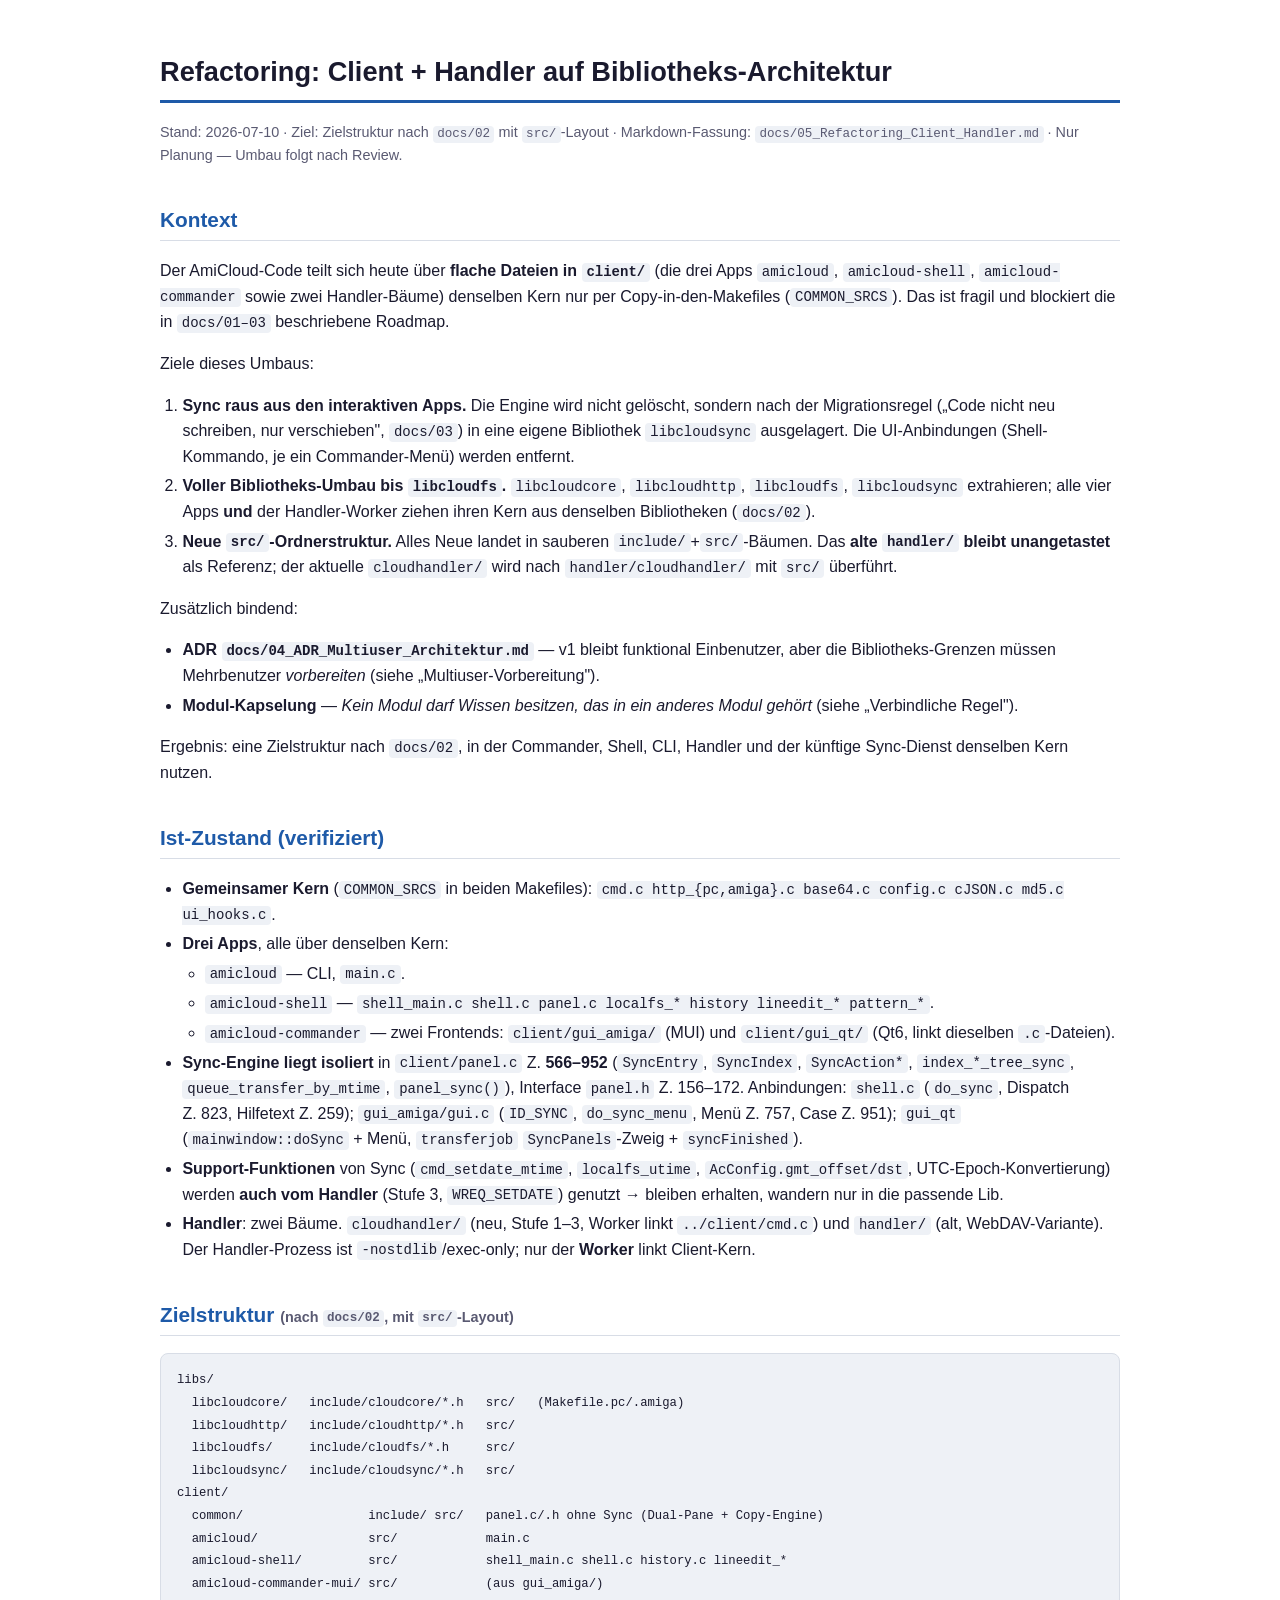
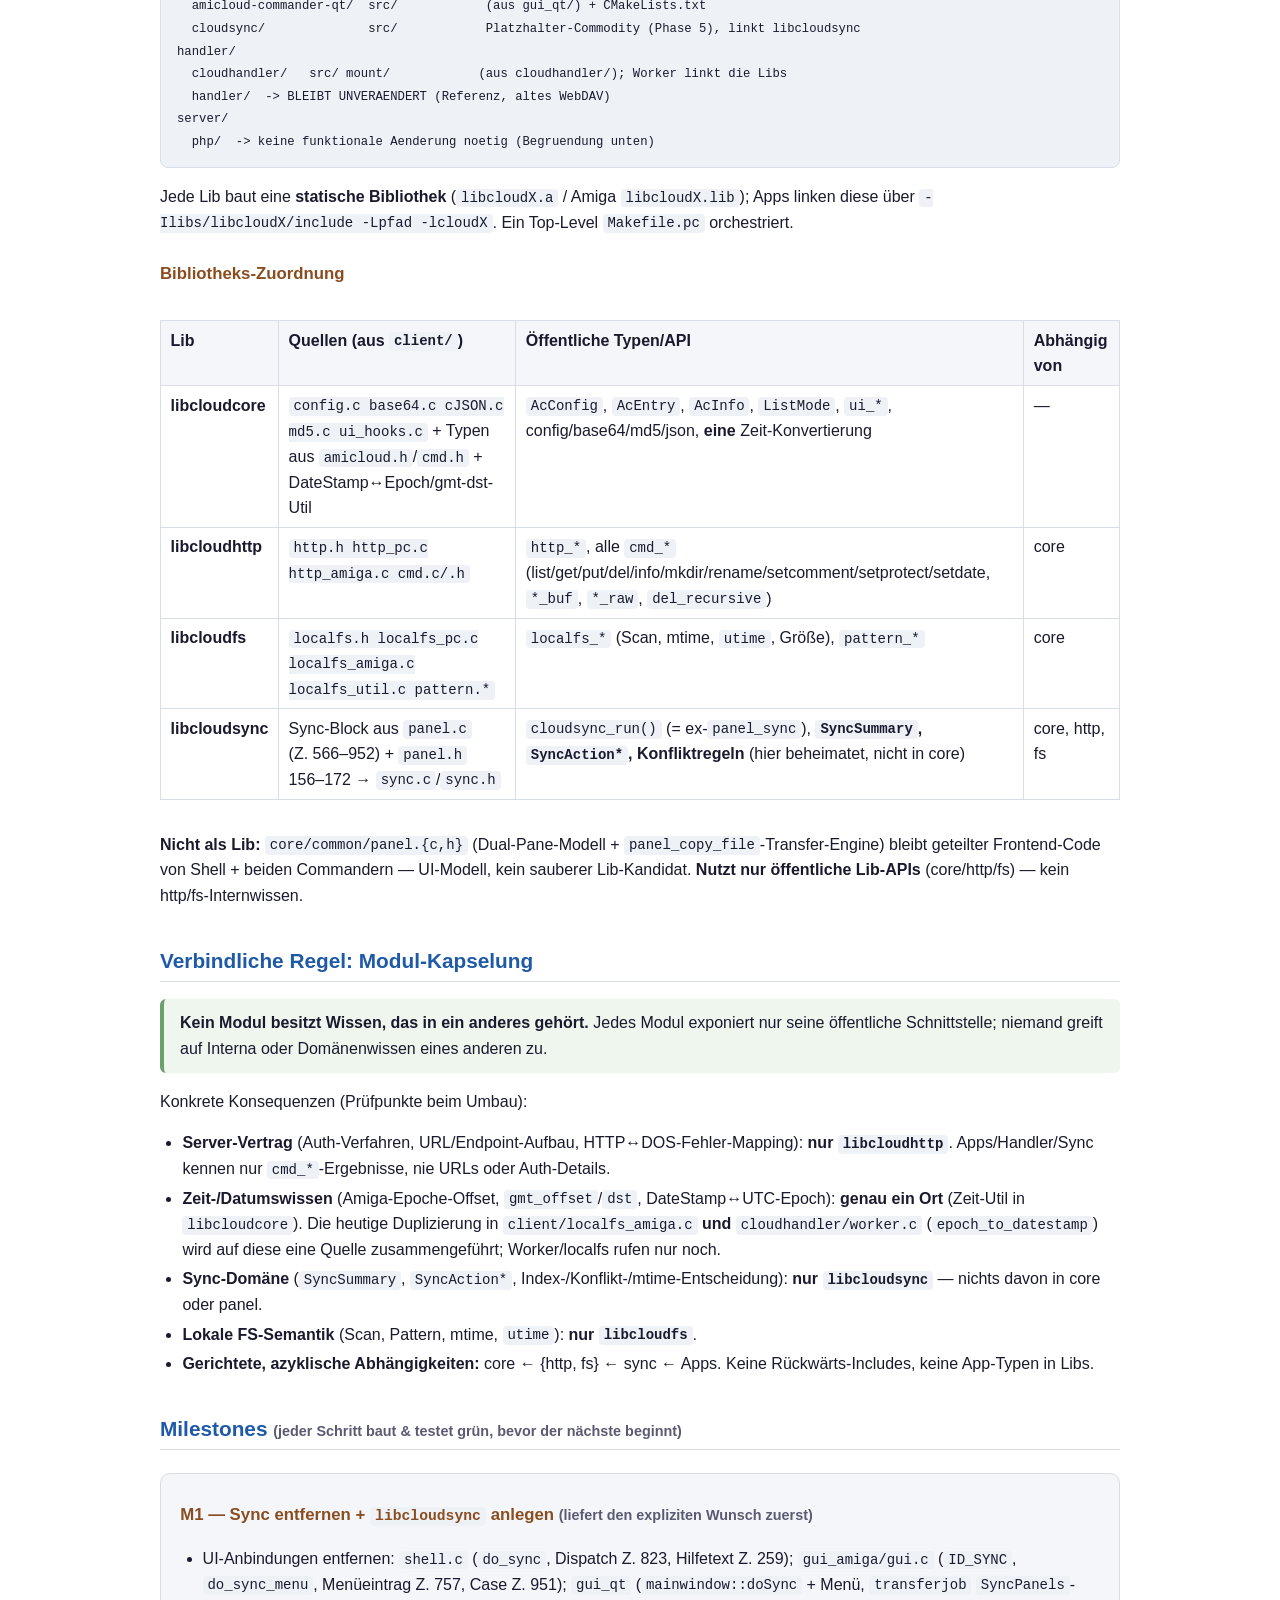
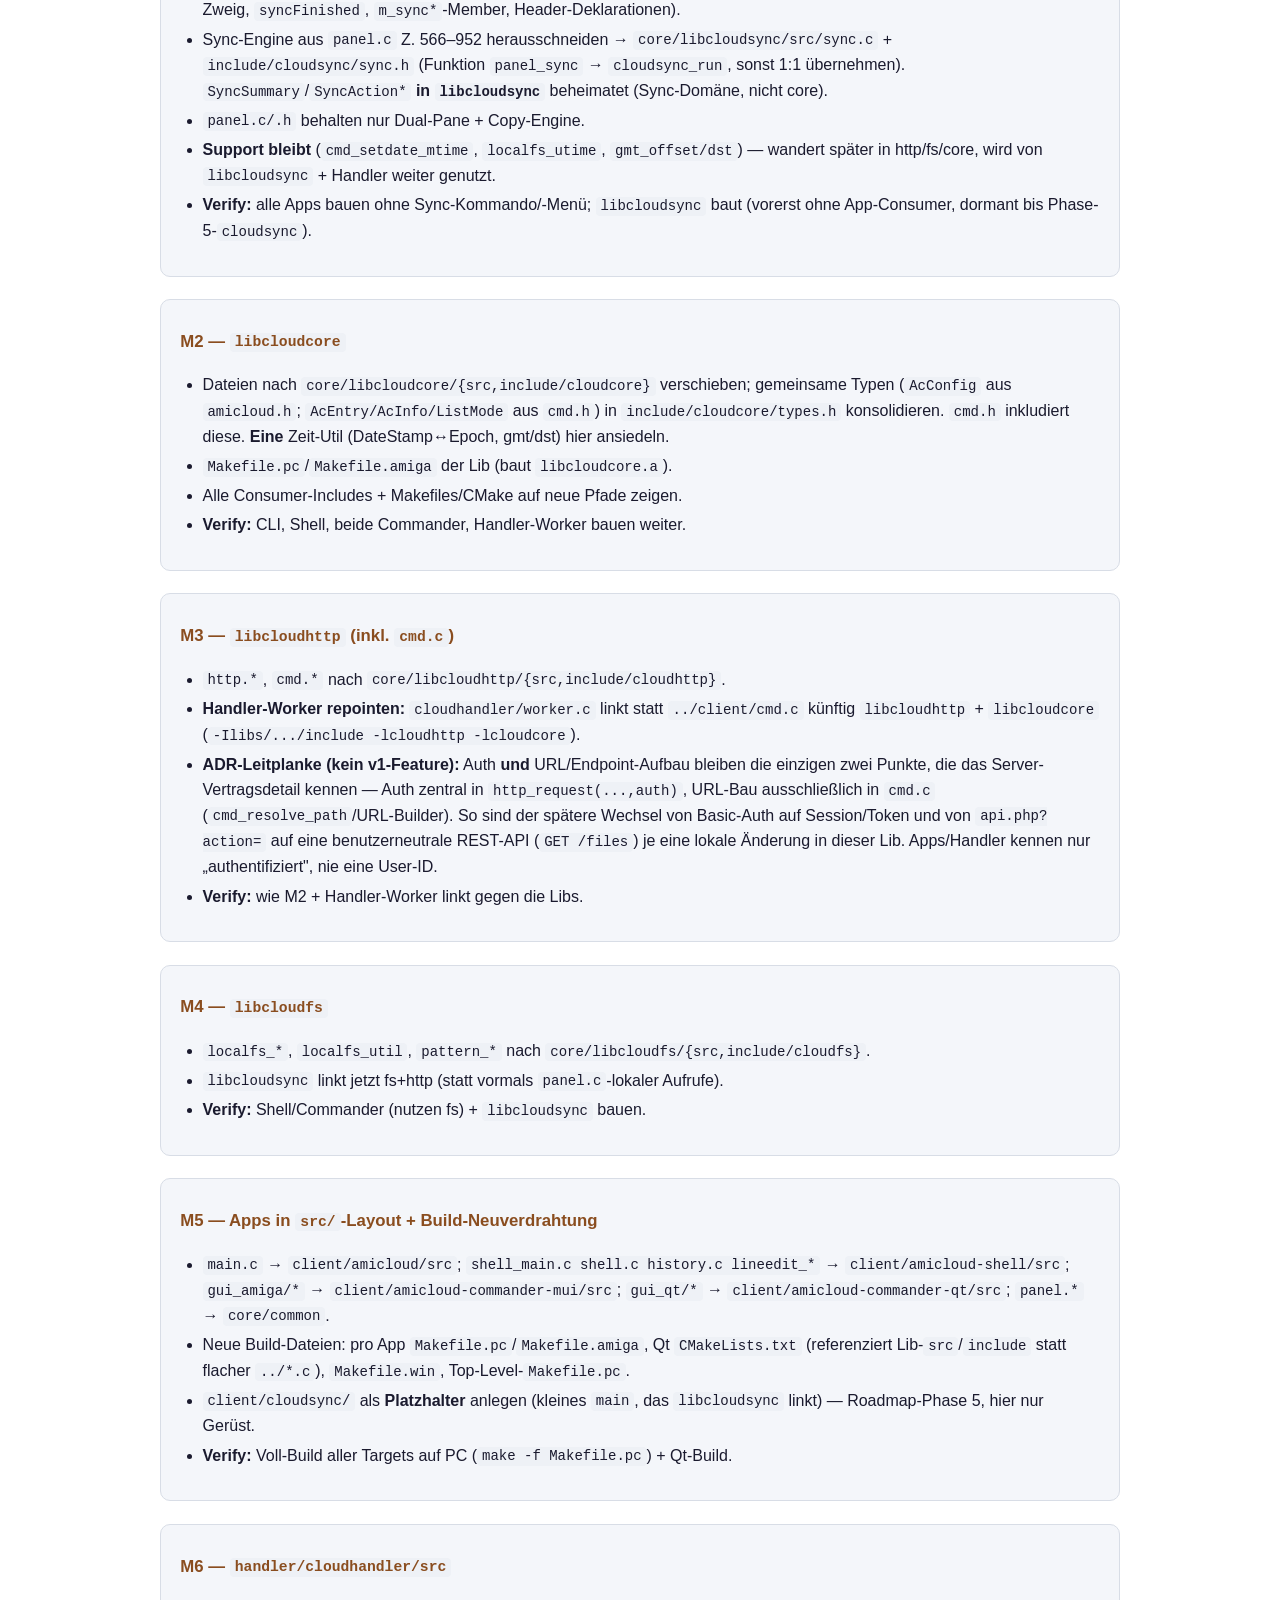
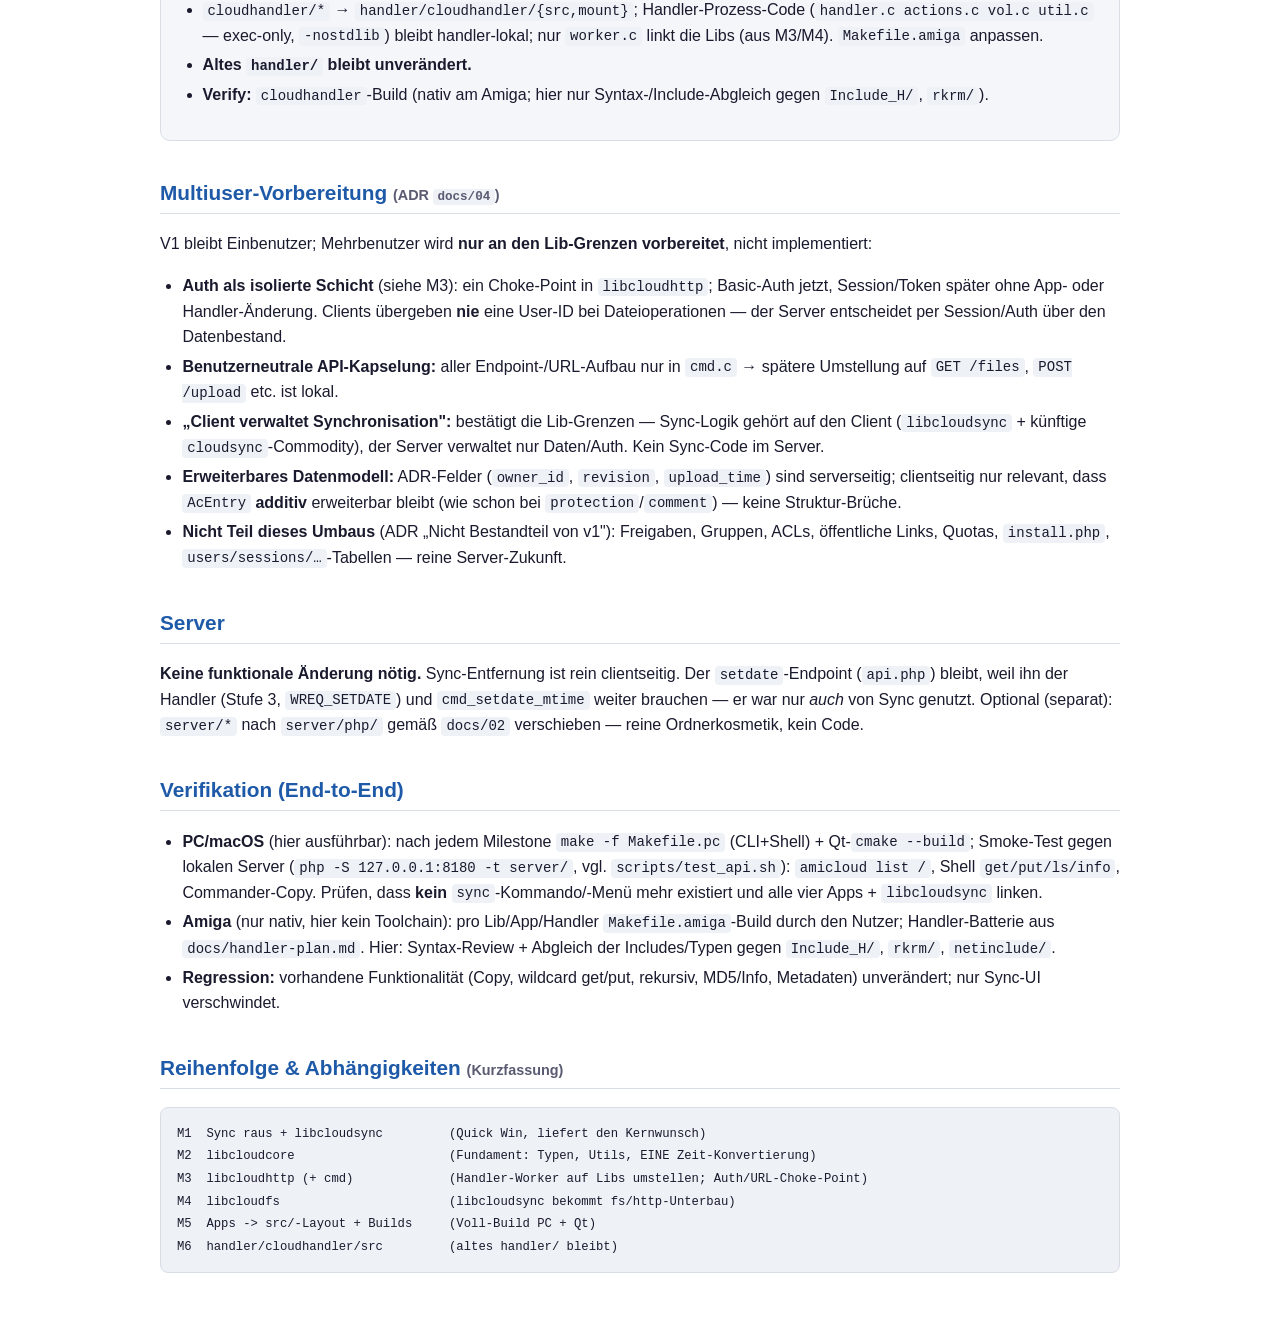
<file: docs/design/05_Refactoring_Client_Handler.html>
<!DOCTYPE html>
<html lang="de">
<head>
<meta charset="utf-8">
<meta name="viewport" content="width=device-width, initial-scale=1">
<title>AmiCloud — Refactoring Client + Handler auf Bibliotheks-Architektur</title>
<style>
  :root {
    --bg: #ffffff; --fg: #1a1a2e; --muted: #5a5a72;
    --accent: #1e5aa8; --accent2: #8a4d1f;
    --card: #f4f6fa; --border: #d8dde6; --code-bg: #eef1f6;
    --warn-bg: #fff6e8; --warn-border: #e0b060;
    --rule-bg: #eef6ee; --rule-border: #6aa06a;
  }
  @media (prefers-color-scheme: dark) {
    :root {
      --bg: #16181d; --fg: #e4e6eb; --muted: #9aa0ad;
      --accent: #7ab0f0; --accent2: #e0a060;
      --card: #1e222a; --border: #333a46; --code-bg: #242933;
      --warn-bg: #2a2418; --warn-border: #8a6a30;
      --rule-bg: #1b2a1b; --rule-border: #4a7a4a;
    }
  }
  * { box-sizing: border-box; }
  body {
    margin: 0; padding: 2rem 1rem; background: var(--bg); color: var(--fg);
    font: 16px/1.6 -apple-system, "Segoe UI", Roboto, Helvetica, Arial, sans-serif;
  }
  main { max-width: 60rem; margin: 0 auto; }
  h1 { font-size: 1.7rem; border-bottom: 3px solid var(--accent); padding-bottom: .4rem; }
  h2 { font-size: 1.3rem; color: var(--accent); margin-top: 2.2rem; border-bottom: 1px solid var(--border); padding-bottom: .25rem; }
  h3 { font-size: 1.05rem; color: var(--accent2); margin-top: 1.6rem; }
  code, pre { font-family: "SF Mono", Menlo, Consolas, monospace; font-size: .875em; }
  code { background: var(--code-bg); padding: .1em .35em; border-radius: 4px; }
  pre { background: var(--code-bg); border: 1px solid var(--border); border-radius: 8px; padding: .9rem 1rem; overflow-x: auto; }
  pre code { background: none; padding: 0; }
  ul, ol { padding-left: 1.4rem; }
  li { margin: .25rem 0; }
  table { border-collapse: collapse; width: 100%; margin: 1rem 0; }
  .tablewrap { overflow-x: auto; }
  th, td { border: 1px solid var(--border); padding: .4rem .6rem; text-align: left; vertical-align: top; }
  th { background: var(--card); }
  .stage { background: var(--card); border: 1px solid var(--border); border-radius: 10px; padding: .2rem 1.2rem 1rem; margin: 1.4rem 0; }
  .warn { background: var(--warn-bg); border-left: 4px solid var(--warn-border); border-radius: 6px; padding: .7rem 1rem; margin: 1rem 0; }
  .rule { background: var(--rule-bg); border-left: 4px solid var(--rule-border); border-radius: 6px; padding: .7rem 1rem; margin: 1rem 0; }
  .meta { color: var(--muted); font-size: .9rem; }
  strong { color: inherit; }
</style>
</head>
<body>
<main>
<h1>Refactoring: Client + Handler auf Bibliotheks-Architektur</h1>
<p class="meta">Stand: 2026-07-10 · Ziel: Zielstruktur nach <code>docs/02</code> mit <code>src/</code>-Layout · Markdown-Fassung: <code>docs/05_Refactoring_Client_Handler.md</code> · Nur Planung — Umbau folgt nach Review.</p>

<h2>Kontext</h2>
<p>Der AmiCloud-Code teilt sich heute über <strong>flache Dateien in <code>client/</code></strong> (die drei Apps <code>amicloud</code>, <code>amicloud-shell</code>, <code>amicloud-commander</code> sowie zwei Handler-Bäume) denselben Kern nur per Copy-in-den-Makefiles (<code>COMMON_SRCS</code>). Das ist fragil und blockiert die in <code>docs/01–03</code> beschriebene Roadmap.</p>
<p>Ziele dieses Umbaus:</p>
<ol>
  <li><strong>Sync raus aus den interaktiven Apps.</strong> Die Engine wird nicht gelöscht, sondern nach der Migrationsregel („Code nicht neu schreiben, nur verschieben", <code>docs/03</code>) in eine eigene Bibliothek <code>libcloudsync</code> ausgelagert. Die UI-Anbindungen (Shell-Kommando, je ein Commander-Menü) werden entfernt.</li>
  <li><strong>Voller Bibliotheks-Umbau bis <code>libcloudfs</code>.</strong> <code>libcloudcore</code>, <code>libcloudhttp</code>, <code>libcloudfs</code>, <code>libcloudsync</code> extrahieren; alle vier Apps <strong>und</strong> der Handler-Worker ziehen ihren Kern aus denselben Bibliotheken (<code>docs/02</code>).</li>
  <li><strong>Neue <code>src/</code>-Ordnerstruktur.</strong> Alles Neue landet in sauberen <code>include/</code>+<code>src/</code>-Bäumen. Das <strong>alte <code>handler/</code> bleibt unangetastet</strong> als Referenz; der aktuelle <code>cloudhandler/</code> wird nach <code>handler/cloudhandler/</code> mit <code>src/</code> überführt.</li>
</ol>
<p>Zusätzlich bindend:</p>
<ul>
  <li><strong>ADR <code>docs/04_ADR_Multiuser_Architektur.md</code></strong> — v1 bleibt funktional Einbenutzer, aber die Bibliotheks-Grenzen müssen Mehrbenutzer <em>vorbereiten</em> (siehe „Multiuser-Vorbereitung").</li>
  <li><strong>Modul-Kapselung</strong> — <em>Kein Modul darf Wissen besitzen, das in ein anderes Modul gehört</em> (siehe „Verbindliche Regel").</li>
</ul>
<p>Ergebnis: eine Zielstruktur nach <code>docs/02</code>, in der Commander, Shell, CLI, Handler und der künftige Sync-Dienst denselben Kern nutzen.</p>

<h2>Ist-Zustand (verifiziert)</h2>
<ul>
  <li><strong>Gemeinsamer Kern</strong> (<code>COMMON_SRCS</code> in beiden Makefiles): <code>cmd.c http_{pc,amiga}.c base64.c config.c cJSON.c md5.c ui_hooks.c</code>.</li>
  <li><strong>Drei Apps</strong>, alle über denselben Kern:
    <ul>
      <li><code>amicloud</code> — CLI, <code>main.c</code>.</li>
      <li><code>amicloud-shell</code> — <code>shell_main.c shell.c panel.c localfs_* history lineedit_* pattern_*</code>.</li>
      <li><code>amicloud-commander</code> — zwei Frontends: <code>client/gui_amiga/</code> (MUI) und <code>client/gui_qt/</code> (Qt6, linkt dieselben <code>.c</code>-Dateien).</li>
    </ul>
  </li>
  <li><strong>Sync-Engine liegt isoliert</strong> in <code>client/panel.c</code> Z.&nbsp;<strong>566–952</strong> (<code>SyncEntry</code>, <code>SyncIndex</code>, <code>SyncAction*</code>, <code>index_*_tree_sync</code>, <code>queue_transfer_by_mtime</code>, <code>panel_sync()</code>), Interface <code>panel.h</code> Z.&nbsp;156–172. Anbindungen: <code>shell.c</code> (<code>do_sync</code>, Dispatch Z.&nbsp;823, Hilfetext Z.&nbsp;259); <code>gui_amiga/gui.c</code> (<code>ID_SYNC</code>, <code>do_sync_menu</code>, Menü Z.&nbsp;757, Case Z.&nbsp;951); <code>gui_qt</code> (<code>mainwindow::doSync</code> + Menü, <code>transferjob</code> <code>SyncPanels</code>-Zweig + <code>syncFinished</code>).</li>
  <li><strong>Support-Funktionen</strong> von Sync (<code>cmd_setdate_mtime</code>, <code>localfs_utime</code>, <code>AcConfig.gmt_offset/dst</code>, UTC-Epoch-Konvertierung) werden <strong>auch vom Handler</strong> (Stufe 3, <code>WREQ_SETDATE</code>) genutzt → bleiben erhalten, wandern nur in die passende Lib.</li>
  <li><strong>Handler</strong>: zwei Bäume. <code>cloudhandler/</code> (neu, Stufe 1–3, Worker linkt <code>../client/cmd.c</code>) und <code>handler/</code> (alt, WebDAV-Variante). Der Handler-Prozess ist <code>-nostdlib</code>/exec-only; nur der <strong>Worker</strong> linkt Client-Kern.</li>
</ul>

<h2>Zielstruktur <span class="meta">(nach <code>docs/02</code>, mit <code>src/</code>-Layout)</span></h2>
<pre><code>libs/
  libcloudcore/   include/cloudcore/*.h   src/   (Makefile.pc/.amiga)
  libcloudhttp/   include/cloudhttp/*.h   src/
  libcloudfs/     include/cloudfs/*.h     src/
  libcloudsync/   include/cloudsync/*.h   src/
client/
  common/                 include/ src/   panel.c/.h ohne Sync (Dual-Pane + Copy-Engine)
  amicloud/               src/            main.c
  amicloud-shell/         src/            shell_main.c shell.c history.c lineedit_*
  amicloud-commander-mui/ src/            (aus gui_amiga/)
  amicloud-commander-qt/  src/            (aus gui_qt/) + CMakeLists.txt
  cloudsync/              src/            Platzhalter-Commodity (Phase 5), linkt libcloudsync
handler/
  cloudhandler/   src/ mount/            (aus cloudhandler/); Worker linkt die Libs
  handler/  -&gt; BLEIBT UNVERAENDERT (Referenz, altes WebDAV)
server/
  php/  -&gt; keine funktionale Aenderung noetig (Begruendung unten)</code></pre>
<p>Jede Lib baut eine <strong>statische Bibliothek</strong> (<code>libcloudX.a</code> / Amiga <code>libcloudX.lib</code>); Apps linken diese über <code>-Ilibs/libcloudX/include -Lpfad -lcloudX</code>. Ein Top-Level <code>Makefile.pc</code> orchestriert.</p>

<h3>Bibliotheks-Zuordnung</h3>
<div class="tablewrap">
<table>
<thead><tr><th>Lib</th><th>Quellen (aus <code>client/</code>)</th><th>Öffentliche Typen/API</th><th>Abhängig von</th></tr></thead>
<tbody>
<tr><td><strong>libcloudcore</strong></td><td><code>config.c base64.c cJSON.c md5.c ui_hooks.c</code> + Typen aus <code>amicloud.h</code>/<code>cmd.h</code> + DateStamp↔Epoch/gmt-dst-Util</td><td><code>AcConfig</code>, <code>AcEntry</code>, <code>AcInfo</code>, <code>ListMode</code>, <code>ui_*</code>, config/base64/md5/json, <strong>eine</strong> Zeit-Konvertierung</td><td>—</td></tr>
<tr><td><strong>libcloudhttp</strong></td><td><code>http.h http_pc.c http_amiga.c cmd.c/.h</code></td><td><code>http_*</code>, alle <code>cmd_*</code> (list/get/put/del/info/mkdir/rename/setcomment/setprotect/setdate, <code>*_buf</code>, <code>*_raw</code>, <code>del_recursive</code>)</td><td>core</td></tr>
<tr><td><strong>libcloudfs</strong></td><td><code>localfs.h localfs_pc.c localfs_amiga.c localfs_util.c pattern.*</code></td><td><code>localfs_*</code> (Scan, mtime, <code>utime</code>, Größe), <code>pattern_*</code></td><td>core</td></tr>
<tr><td><strong>libcloudsync</strong></td><td>Sync-Block aus <code>panel.c</code> (Z.&nbsp;566–952) + <code>panel.h</code> 156–172 → <code>sync.c</code>/<code>sync.h</code></td><td><code>cloudsync_run()</code> (= ex-<code>panel_sync</code>), <strong><code>SyncSummary</code>, <code>SyncAction*</code>, Konfliktregeln</strong> (hier beheimatet, nicht in core)</td><td>core, http, fs</td></tr>
</tbody>
</table>
</div>
<p><strong>Nicht als Lib:</strong> <code>core/common/panel.{c,h}</code> (Dual-Pane-Modell + <code>panel_copy_file</code>-Transfer-Engine) bleibt geteilter Frontend-Code von Shell + beiden Commandern — UI-Modell, kein sauberer Lib-Kandidat. <strong>Nutzt nur öffentliche Lib-APIs</strong> (core/http/fs) — kein http/fs-Internwissen.</p>

<h2>Verbindliche Regel: Modul-Kapselung</h2>
<div class="rule">
<strong>Kein Modul besitzt Wissen, das in ein anderes gehört.</strong> Jedes Modul exponiert nur seine öffentliche Schnittstelle; niemand greift auf Interna oder Domänenwissen eines anderen zu.
</div>
<p>Konkrete Konsequenzen (Prüfpunkte beim Umbau):</p>
<ul>
  <li><strong>Server-Vertrag</strong> (Auth-Verfahren, URL/Endpoint-Aufbau, HTTP↔DOS-Fehler-Mapping): <strong>nur <code>libcloudhttp</code></strong>. Apps/Handler/Sync kennen nur <code>cmd_*</code>-Ergebnisse, nie URLs oder Auth-Details.</li>
  <li><strong>Zeit-/Datumswissen</strong> (Amiga-Epoche-Offset, <code>gmt_offset</code>/<code>dst</code>, DateStamp↔UTC-Epoch): <strong>genau ein Ort</strong> (Zeit-Util in <code>libcloudcore</code>). Die heutige Duplizierung in <code>client/localfs_amiga.c</code> <strong>und</strong> <code>cloudhandler/worker.c</code> (<code>epoch_to_datestamp</code>) wird auf diese eine Quelle zusammengeführt; Worker/localfs rufen nur noch.</li>
  <li><strong>Sync-Domäne</strong> (<code>SyncSummary</code>, <code>SyncAction*</code>, Index-/Konflikt-/mtime-Entscheidung): <strong>nur <code>libcloudsync</code></strong> — nichts davon in core oder panel.</li>
  <li><strong>Lokale FS-Semantik</strong> (Scan, Pattern, mtime, <code>utime</code>): <strong>nur <code>libcloudfs</code></strong>.</li>
  <li><strong>Gerichtete, azyklische Abhängigkeiten:</strong> core ← {http, fs} ← sync ← Apps. Keine Rückwärts-Includes, keine App-Typen in Libs.</li>
</ul>

<h2>Milestones <span class="meta">(jeder Schritt baut &amp; testet grün, bevor der nächste beginnt)</span></h2>

<div class="stage">
<h3>M1 — Sync entfernen + <code>libcloudsync</code> anlegen <span class="meta">(liefert den expliziten Wunsch zuerst)</span></h3>
<ul>
  <li>UI-Anbindungen entfernen: <code>shell.c</code> (<code>do_sync</code>, Dispatch Z.&nbsp;823, Hilfetext Z.&nbsp;259); <code>gui_amiga/gui.c</code> (<code>ID_SYNC</code>, <code>do_sync_menu</code>, Menüeintrag Z.&nbsp;757, Case Z.&nbsp;951); <code>gui_qt</code> (<code>mainwindow::doSync</code> + Menü, <code>transferjob</code> <code>SyncPanels</code>-Zweig, <code>syncFinished</code>, <code>m_sync*</code>-Member, Header-Deklarationen).</li>
  <li>Sync-Engine aus <code>panel.c</code> Z.&nbsp;566–952 herausschneiden → <code>core/libcloudsync/src/sync.c</code> + <code>include/cloudsync/sync.h</code> (Funktion <code>panel_sync</code> → <code>cloudsync_run</code>, sonst 1:1 übernehmen). <code>SyncSummary</code>/<code>SyncAction*</code> <strong>in <code>libcloudsync</code></strong> beheimatet (Sync-Domäne, nicht core).</li>
  <li><code>panel.c/.h</code> behalten nur Dual-Pane + Copy-Engine.</li>
  <li><strong>Support bleibt</strong> (<code>cmd_setdate_mtime</code>, <code>localfs_utime</code>, <code>gmt_offset/dst</code>) — wandert später in http/fs/core, wird von <code>libcloudsync</code> + Handler weiter genutzt.</li>
  <li><strong>Verify:</strong> alle Apps bauen ohne Sync-Kommando/-Menü; <code>libcloudsync</code> baut (vorerst ohne App-Consumer, dormant bis Phase-5-<code>cloudsync</code>).</li>
</ul>
</div>

<div class="stage">
<h3>M2 — <code>libcloudcore</code></h3>
<ul>
  <li>Dateien nach <code>core/libcloudcore/{src,include/cloudcore}</code> verschieben; gemeinsame Typen (<code>AcConfig</code> aus <code>amicloud.h</code>; <code>AcEntry/AcInfo/ListMode</code> aus <code>cmd.h</code>) in <code>include/cloudcore/types.h</code> konsolidieren. <code>cmd.h</code> inkludiert diese. <strong>Eine</strong> Zeit-Util (DateStamp↔Epoch, gmt/dst) hier ansiedeln.</li>
  <li><code>Makefile.pc</code>/<code>Makefile.amiga</code> der Lib (baut <code>libcloudcore.a</code>).</li>
  <li>Alle Consumer-Includes + Makefiles/CMake auf neue Pfade zeigen.</li>
  <li><strong>Verify:</strong> CLI, Shell, beide Commander, Handler-Worker bauen weiter.</li>
</ul>
</div>

<div class="stage">
<h3>M3 — <code>libcloudhttp</code> (inkl. <code>cmd.c</code>)</h3>
<ul>
  <li><code>http.*</code>, <code>cmd.*</code> nach <code>core/libcloudhttp/{src,include/cloudhttp}</code>.</li>
  <li><strong>Handler-Worker repointen:</strong> <code>cloudhandler/worker.c</code> linkt statt <code>../client/cmd.c</code> künftig <code>libcloudhttp</code> + <code>libcloudcore</code> (<code>-Ilibs/.../include -lcloudhttp -lcloudcore</code>).</li>
  <li><strong>ADR-Leitplanke (kein v1-Feature):</strong> Auth <strong>und</strong> URL/Endpoint-Aufbau bleiben die einzigen zwei Punkte, die das Server-Vertragsdetail kennen — Auth zentral in <code>http_request(...,auth)</code>, URL-Bau ausschließlich in <code>cmd.c</code> (<code>cmd_resolve_path</code>/URL-Builder). So sind der spätere Wechsel von Basic-Auth auf Session/Token und von <code>api.php?action=</code> auf eine benutzerneutrale REST-API (<code>GET /files</code>) je eine lokale Änderung in dieser Lib. Apps/Handler kennen nur „authentifiziert", nie eine User-ID.</li>
  <li><strong>Verify:</strong> wie M2 + Handler-Worker linkt gegen die Libs.</li>
</ul>
</div>

<div class="stage">
<h3>M4 — <code>libcloudfs</code></h3>
<ul>
  <li><code>localfs_*</code>, <code>localfs_util</code>, <code>pattern_*</code> nach <code>core/libcloudfs/{src,include/cloudfs}</code>.</li>
  <li><code>libcloudsync</code> linkt jetzt fs+http (statt vormals <code>panel.c</code>-lokaler Aufrufe).</li>
  <li><strong>Verify:</strong> Shell/Commander (nutzen fs) + <code>libcloudsync</code> bauen.</li>
</ul>
</div>

<div class="stage">
<h3>M5 — Apps in <code>src/</code>-Layout + Build-Neuverdrahtung</h3>
<ul>
  <li><code>main.c</code> → <code>client/amicloud/src</code>; <code>shell_main.c shell.c history.c lineedit_*</code> → <code>client/amicloud-shell/src</code>; <code>gui_amiga/*</code> → <code>client/amicloud-commander-mui/src</code>; <code>gui_qt/*</code> → <code>client/amicloud-commander-qt/src</code>; <code>panel.*</code> → <code>core/common</code>.</li>
  <li>Neue Build-Dateien: pro App <code>Makefile.pc</code>/<code>Makefile.amiga</code>, Qt <code>CMakeLists.txt</code> (referenziert Lib-<code>src</code>/<code>include</code> statt flacher <code>../*.c</code>), <code>Makefile.win</code>, Top-Level-<code>Makefile.pc</code>.</li>
  <li><code>client/cloudsync/</code> als <strong>Platzhalter</strong> anlegen (kleines <code>main</code>, das <code>libcloudsync</code> linkt) — Roadmap-Phase 5, hier nur Gerüst.</li>
  <li><strong>Verify:</strong> Voll-Build aller Targets auf PC (<code>make -f Makefile.pc</code>) + Qt-Build.</li>
</ul>
</div>

<div class="stage">
<h3>M6 — <code>handler/cloudhandler/src</code></h3>
<ul>
  <li><code>cloudhandler/*</code> → <code>handler/cloudhandler/{src,mount}</code>; Handler-Prozess-Code (<code>handler.c actions.c vol.c util.c</code> — exec-only, <code>-nostdlib</code>) bleibt handler-lokal; nur <code>worker.c</code> linkt die Libs (aus M3/M4). <code>Makefile.amiga</code> anpassen.</li>
  <li><strong>Altes <code>handler/</code> bleibt unverändert.</strong></li>
  <li><strong>Verify:</strong> <code>cloudhandler</code>-Build (nativ am Amiga; hier nur Syntax-/Include-Abgleich gegen <code>Include_H/</code>, <code>rkrm/</code>).</li>
</ul>
</div>

<h2>Multiuser-Vorbereitung <span class="meta">(ADR <code>docs/04</code>)</span></h2>
<p>V1 bleibt Einbenutzer; Mehrbenutzer wird <strong>nur an den Lib-Grenzen vorbereitet</strong>, nicht implementiert:</p>
<ul>
  <li><strong>Auth als isolierte Schicht</strong> (siehe M3): ein Choke-Point in <code>libcloudhttp</code>; Basic-Auth jetzt, Session/Token später ohne App- oder Handler-Änderung. Clients übergeben <strong>nie</strong> eine User-ID bei Dateioperationen — der Server entscheidet per Session/Auth über den Datenbestand.</li>
  <li><strong>Benutzerneutrale API-Kapselung:</strong> aller Endpoint-/URL-Aufbau nur in <code>cmd.c</code> → spätere Umstellung auf <code>GET /files</code>, <code>POST /upload</code> etc. ist lokal.</li>
  <li><strong>„Client verwaltet Synchronisation":</strong> bestätigt die Lib-Grenzen — Sync-Logik gehört auf den Client (<code>libcloudsync</code> + künftige <code>cloudsync</code>-Commodity), der Server verwaltet nur Daten/Auth. Kein Sync-Code im Server.</li>
  <li><strong>Erweiterbares Datenmodell:</strong> ADR-Felder (<code>owner_id</code>, <code>revision</code>, <code>upload_time</code>) sind serverseitig; clientseitig nur relevant, dass <code>AcEntry</code> <strong>additiv</strong> erweiterbar bleibt (wie schon bei <code>protection</code>/<code>comment</code>) — keine Struktur-Brüche.</li>
  <li><strong>Nicht Teil dieses Umbaus</strong> (ADR „Nicht Bestandteil von v1"): Freigaben, Gruppen, ACLs, öffentliche Links, Quotas, <code>install.php</code>, <code>users/sessions/…</code>-Tabellen — reine Server-Zukunft.</li>
</ul>

<h2>Server</h2>
<p><strong>Keine funktionale Änderung nötig.</strong> Sync-Entfernung ist rein clientseitig. Der <code>setdate</code>-Endpoint (<code>api.php</code>) bleibt, weil ihn der Handler (Stufe 3, <code>WREQ_SETDATE</code>) und <code>cmd_setdate_mtime</code> weiter brauchen — er war nur <em>auch</em> von Sync genutzt. Optional (separat): <code>server/*</code> nach <code>server/php/</code> gemäß <code>docs/02</code> verschieben — reine Ordnerkosmetik, kein Code.</p>

<h2>Verifikation (End-to-End)</h2>
<ul>
  <li><strong>PC/macOS</strong> (hier ausführbar): nach jedem Milestone <code>make -f Makefile.pc</code> (CLI+Shell) + Qt-<code>cmake --build</code>; Smoke-Test gegen lokalen Server (<code>php -S 127.0.0.1:8180 -t server/</code>, vgl. <code>scripts/test_api.sh</code>): <code>amicloud list /</code>, Shell <code>get/put/ls/info</code>, Commander-Copy. Prüfen, dass <strong>kein</strong> <code>sync</code>-Kommando/-Menü mehr existiert und alle vier Apps + <code>libcloudsync</code> linken.</li>
  <li><strong>Amiga</strong> (nur nativ, hier kein Toolchain): pro Lib/App/Handler <code>Makefile.amiga</code>-Build durch den Nutzer; Handler-Batterie aus <code>docs/handler-plan.md</code>. Hier: Syntax-Review + Abgleich der Includes/Typen gegen <code>Include_H/</code>, <code>rkrm/</code>, <code>netinclude/</code>.</li>
  <li><strong>Regression:</strong> vorhandene Funktionalität (Copy, wildcard get/put, rekursiv, MD5/Info, Metadaten) unverändert; nur Sync-UI verschwindet.</li>
</ul>

<h2>Reihenfolge &amp; Abhängigkeiten <span class="meta">(Kurzfassung)</span></h2>
<pre><code>M1  Sync raus + libcloudsync         (Quick Win, liefert den Kernwunsch)
M2  libcloudcore                     (Fundament: Typen, Utils, EINE Zeit-Konvertierung)
M3  libcloudhttp (+ cmd)             (Handler-Worker auf Libs umstellen; Auth/URL-Choke-Point)
M4  libcloudfs                       (libcloudsync bekommt fs/http-Unterbau)
M5  Apps -&gt; src/-Layout + Builds     (Voll-Build PC + Qt)
M6  handler/cloudhandler/src         (altes handler/ bleibt)</code></pre>
</main>
</body>
</html>
</file>
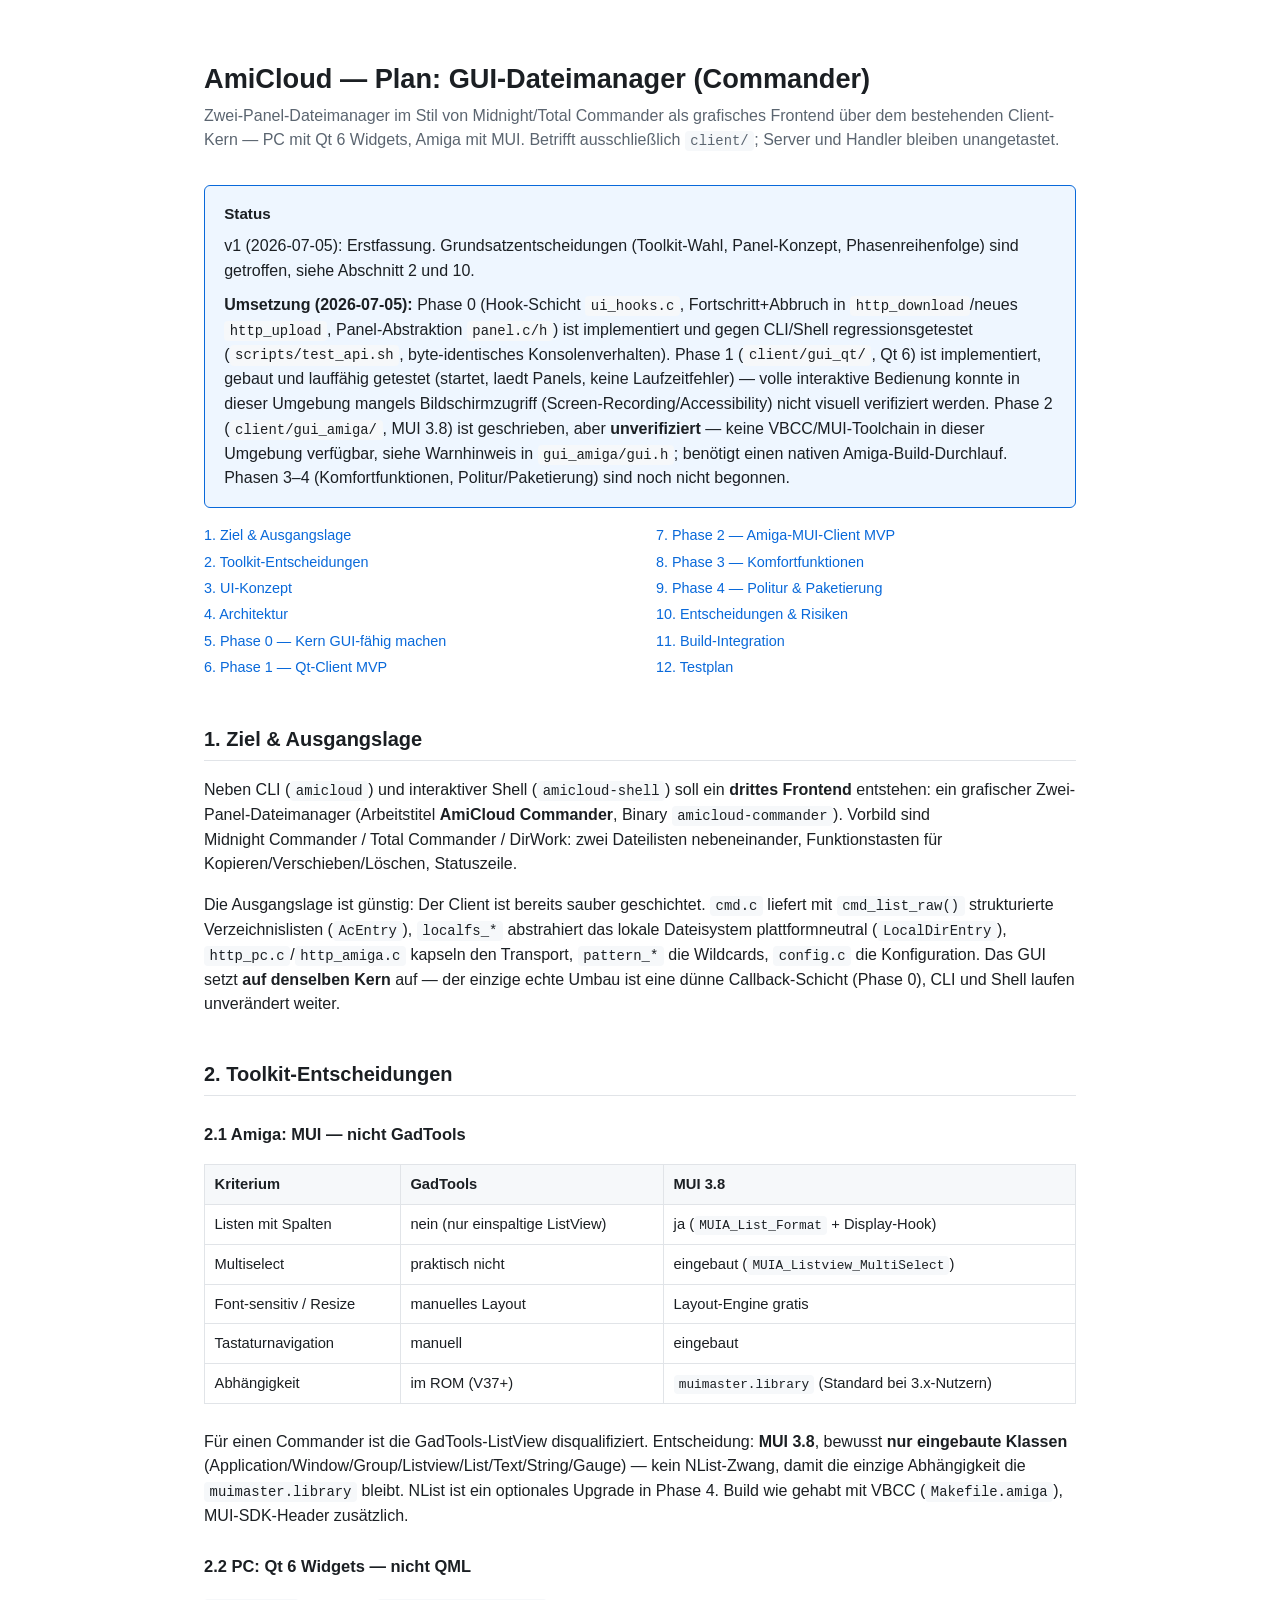
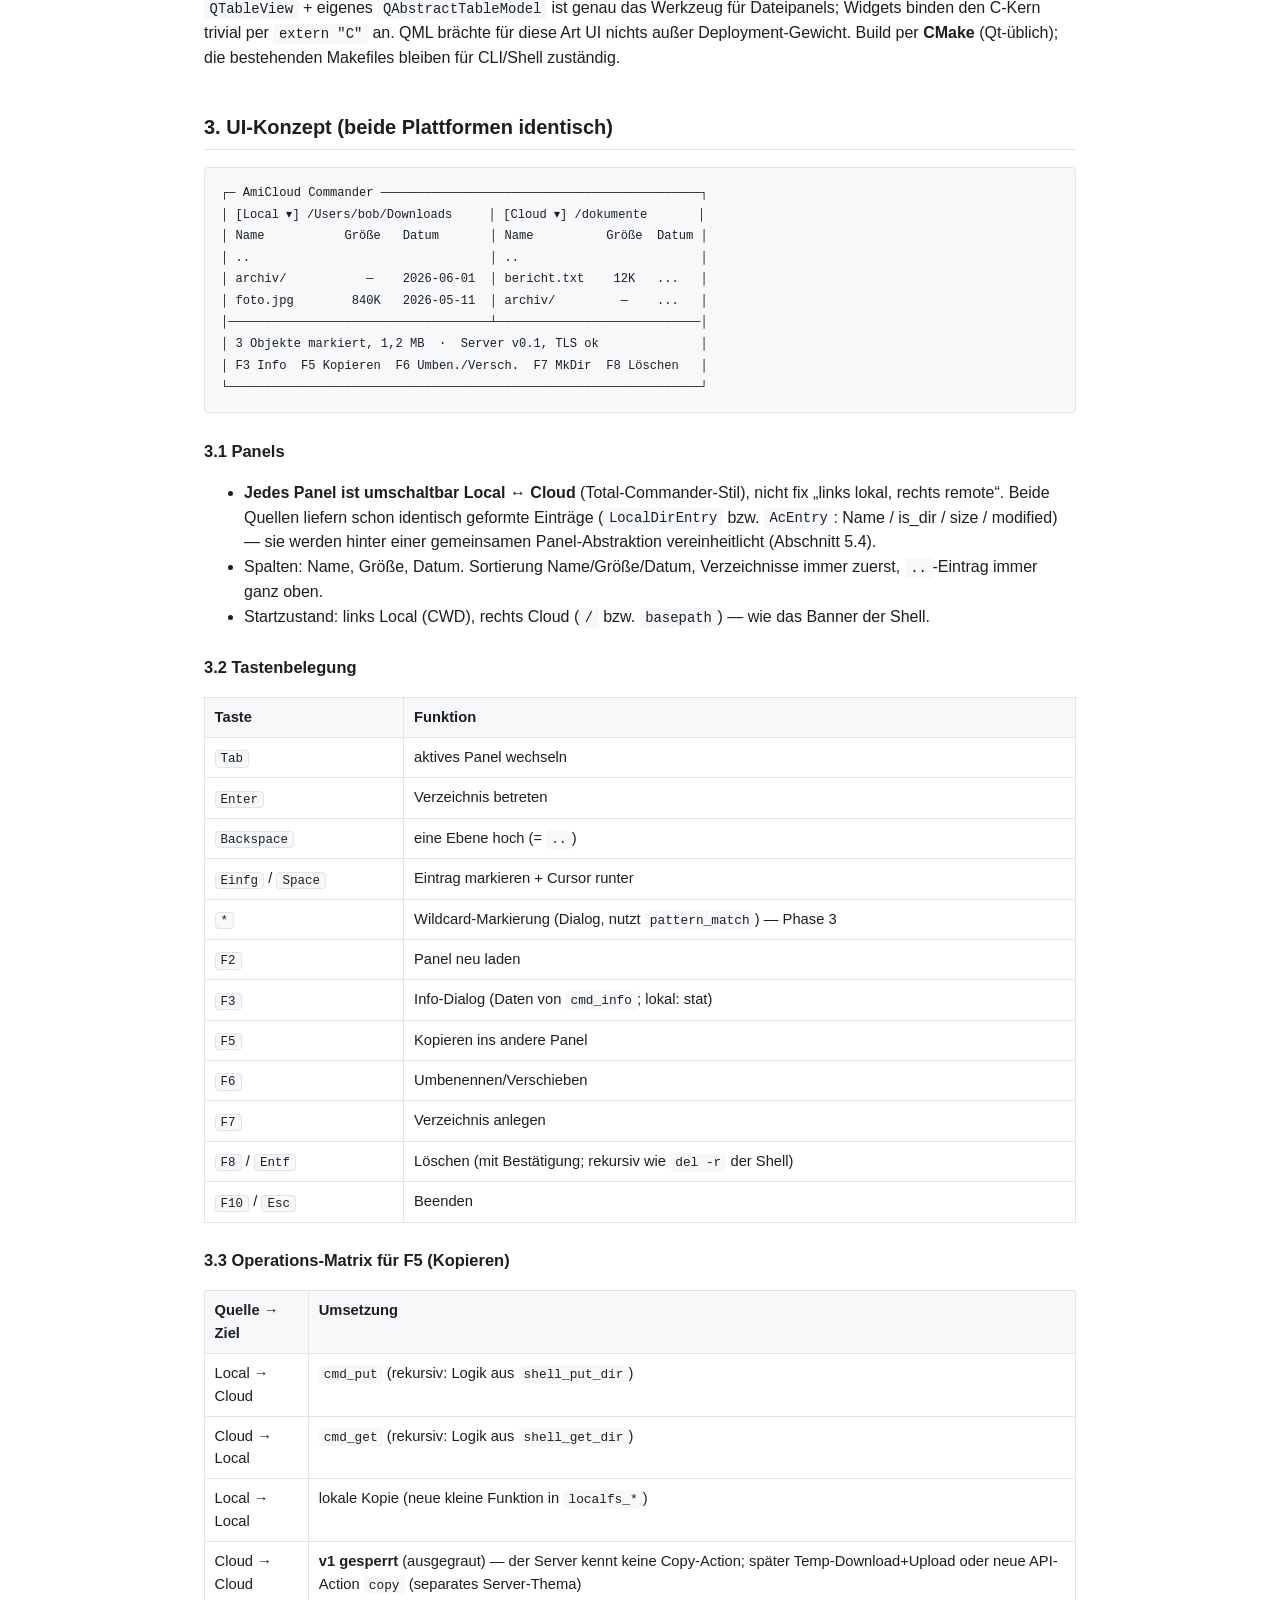
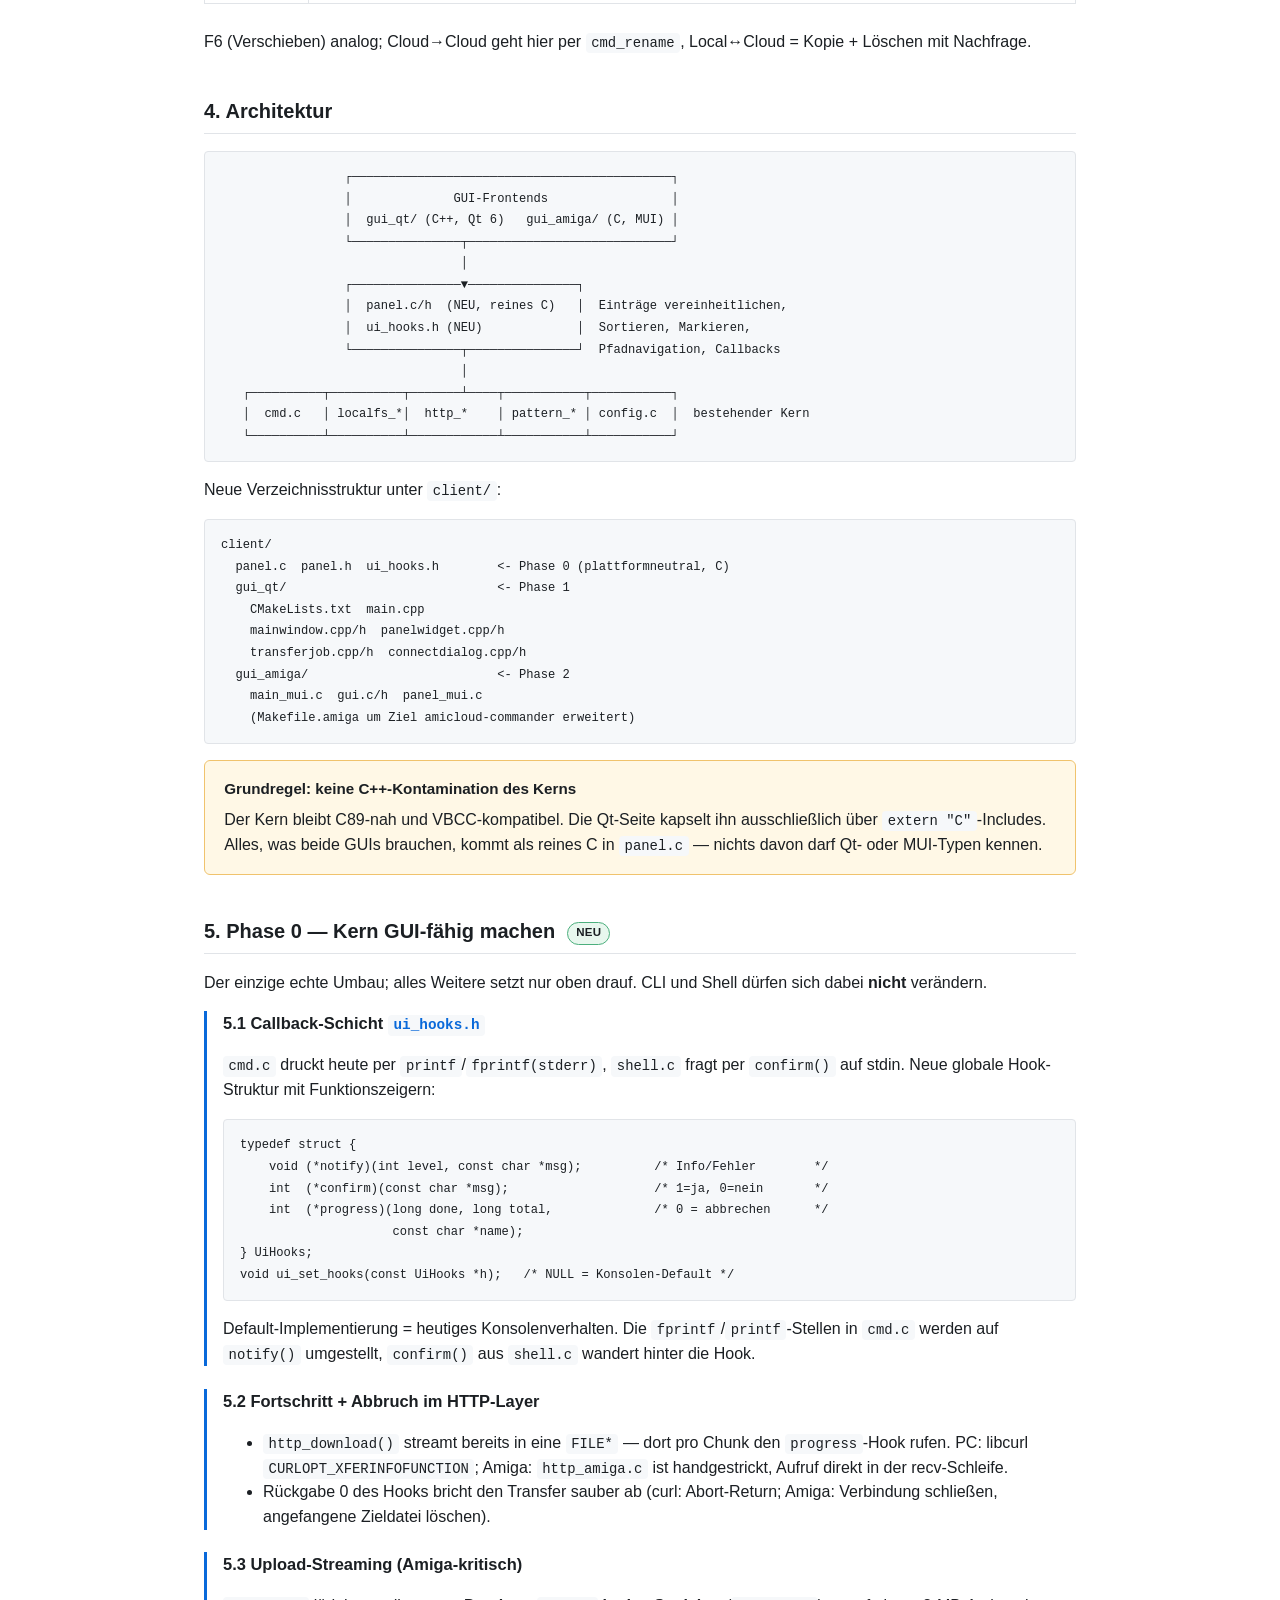
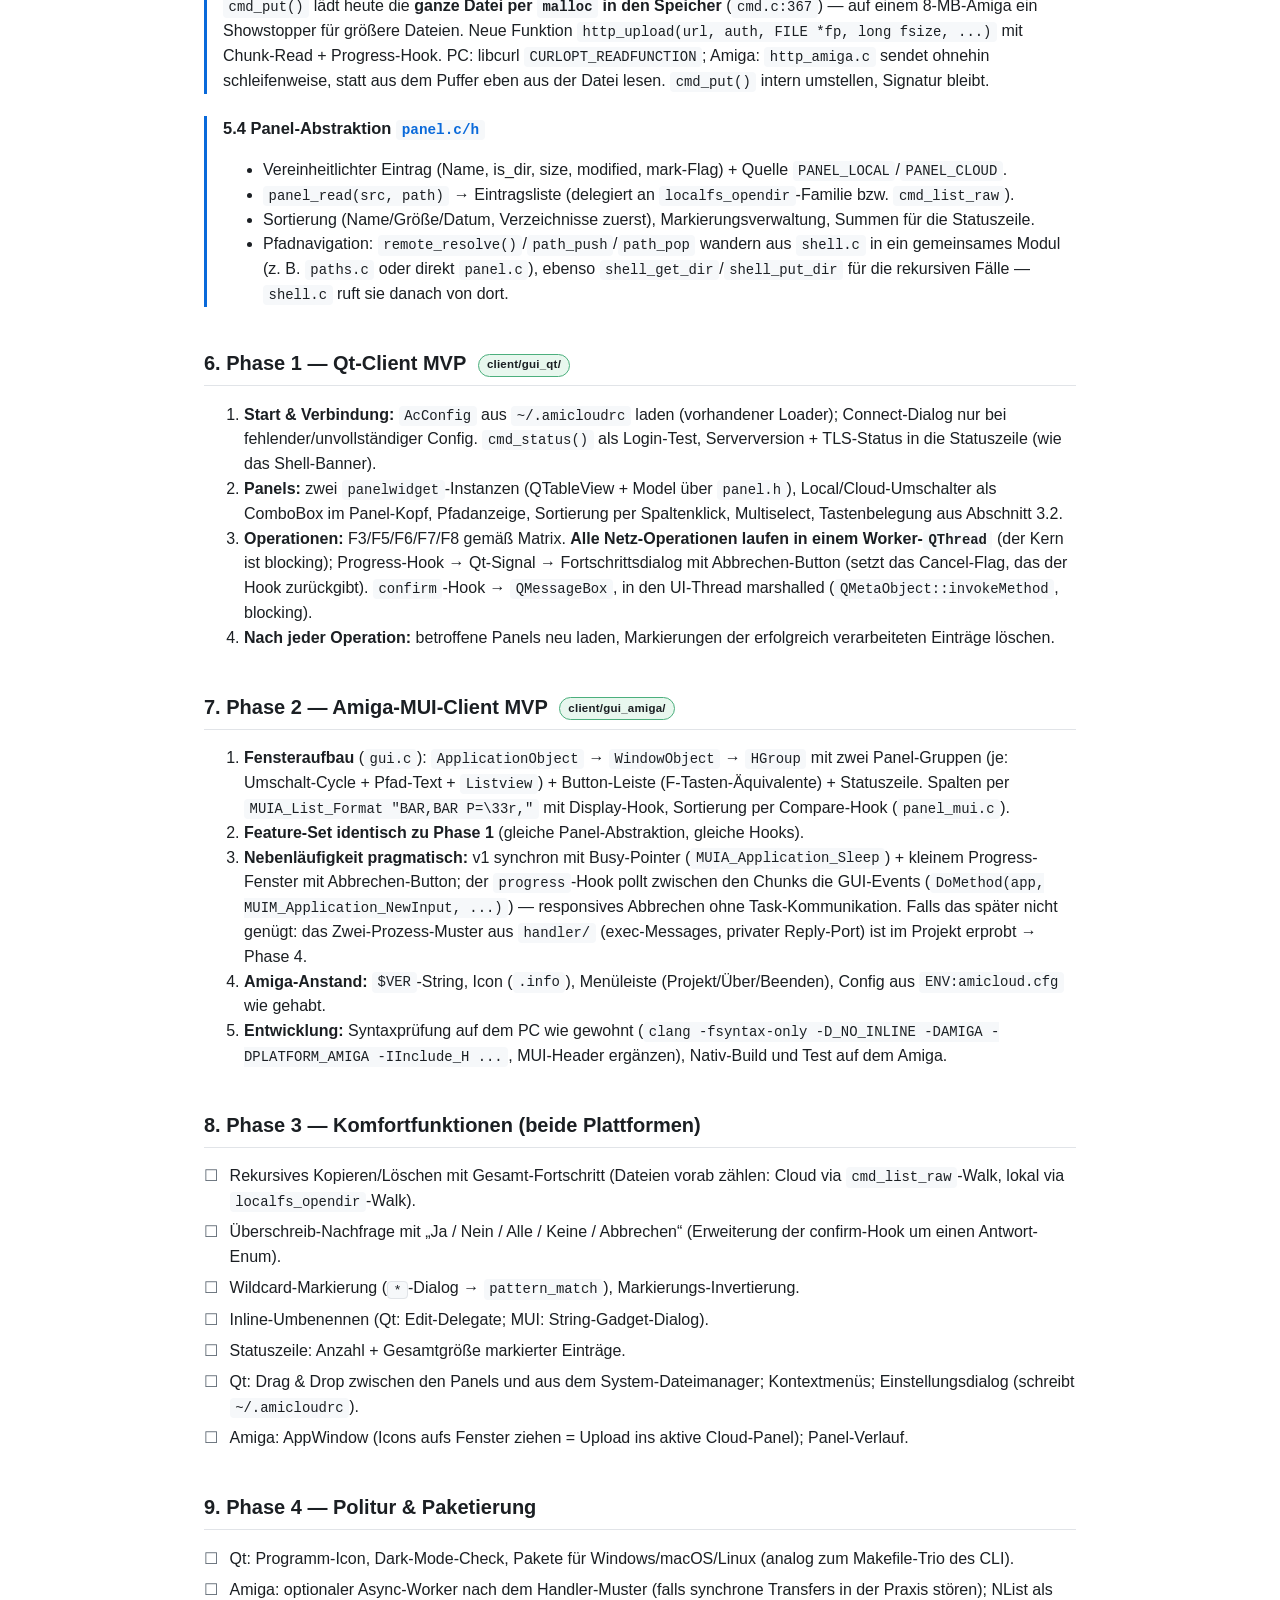
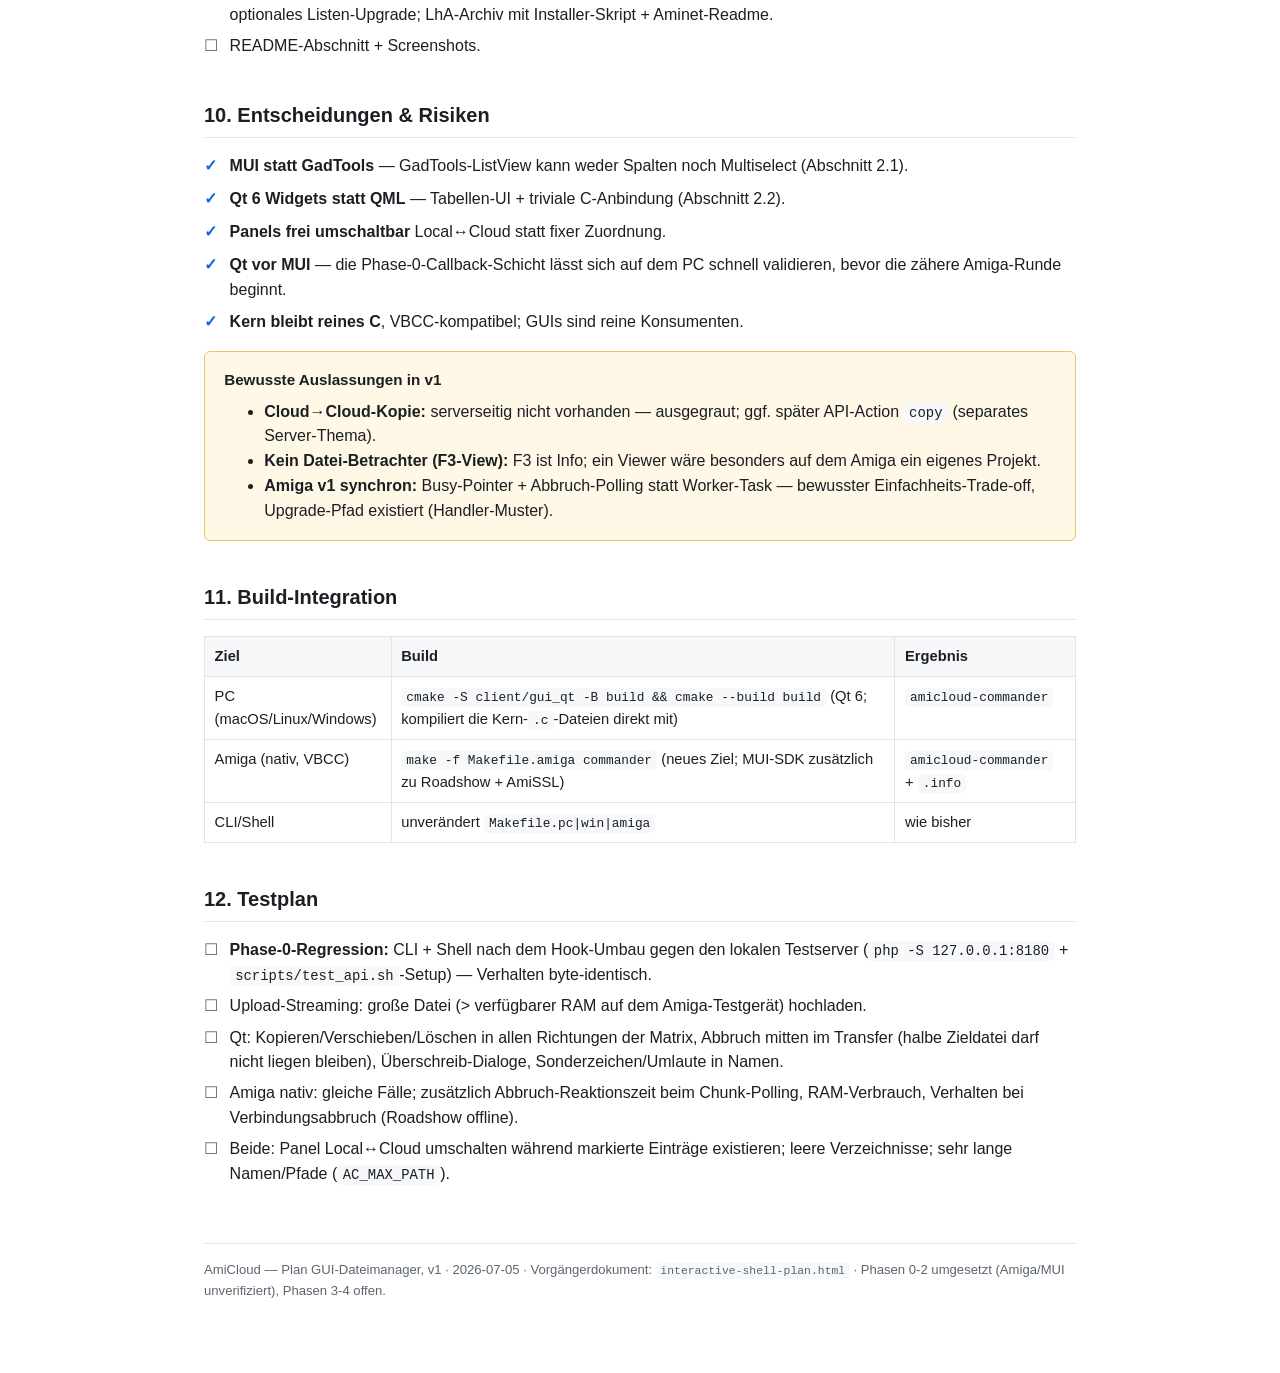
<file: docs/design/gui-commander-plan.html>
<!DOCTYPE html>
<html lang="de">
<head>
<meta charset="UTF-8">
<title>AmiCloud — Plan: GUI-Dateimanager (Commander)</title>
<style>
  :root {
    --bg: #ffffff; --fg: #1b1f23; --muted: #5b6570; --border: #e1e4e8;
    --code-bg: #f6f8fa; --accent: #0969da; --accent-bg: #eef6ff;
    --warn-bg: #fff8e6; --warn-border: #f0c36d;
    --new-bg: #e8f7ee; --new-border: #4caf7d;
    --done-bg: #eef6ff; --done-border: #0969da;
    --table-head: #f6f8fa;
  }
  @media (prefers-color-scheme: dark) {
    :root {
      --bg: #0d1117; --fg: #e6edf3; --muted: #9198a1; --border: #30363d;
      --code-bg: #161b22; --accent: #4da3ff; --accent-bg: #10233b;
      --warn-bg: #2b2410; --warn-border: #7a5d1f;
      --new-bg: #0f2a1c; --new-border: #2f7a52;
      --done-bg: #10233b; --done-border: #4da3ff;
      --table-head: #161b22;
    }
  }
  :root[data-theme="dark"] {
    --bg: #0d1117; --fg: #e6edf3; --muted: #9198a1; --border: #30363d;
    --code-bg: #161b22; --accent: #4da3ff; --accent-bg: #10233b;
    --warn-bg: #2b2410; --warn-border: #7a5d1f;
    --new-bg: #0f2a1c; --new-border: #2f7a52;
    --done-bg: #10233b; --done-border: #4da3ff;
    --table-head: #161b22;
  }
  :root[data-theme="light"] {
    --bg: #ffffff; --fg: #1b1f23; --muted: #5b6570; --border: #e1e4e8;
    --code-bg: #f6f8fa; --accent: #0969da; --accent-bg: #eef6ff;
    --warn-bg: #fff8e6; --warn-border: #f0c36d;
    --new-bg: #e8f7ee; --new-border: #4caf7d;
    --done-bg: #eef6ff; --done-border: #0969da;
    --table-head: #f6f8fa;
  }
  * { box-sizing: border-box; }
  body {
    background: var(--bg); color: var(--fg);
    font-family: -apple-system, "Segoe UI", Helvetica, Arial, sans-serif;
    line-height: 1.55; max-width: 920px; margin: 0 auto; padding: 2.5rem 1.5rem 5rem;
  }
  h1 { font-size: 1.7rem; margin-bottom: .2rem; }
  h1 + .subtitle { color: var(--muted); margin-top: 0; margin-bottom: 2rem; }
  h2 { font-size: 1.25rem; margin-top: 2.6rem; border-bottom: 1px solid var(--border); padding-bottom: .35rem; }
  h3 { font-size: 1.03rem; margin-top: 1.6rem; color: var(--fg); }
  p, li { color: var(--fg); }
  code, pre {
    font-family: "SF Mono", Menlo, Consolas, monospace; font-size: .87em;
    background: var(--code-bg); border-radius: 4px;
  }
  code { padding: .15em .4em; }
  pre { padding: .9rem 1rem; overflow-x: auto; border: 1px solid var(--border); }
  pre code { padding: 0; background: none; }
  table { width: 100%; border-collapse: collapse; margin: 1rem 0 1.6rem; font-size: .92rem; }
  th, td { text-align: left; padding: .5rem .6rem; border: 1px solid var(--border); vertical-align: top; }
  th { background: var(--table-head); font-weight: 600; }
  td code { white-space: nowrap; }
  .tag {
    display: inline-block; font-size: .72rem; font-weight: 600; letter-spacing: .02em;
    padding: .1rem .5rem; border-radius: 999px; margin-left: .4rem; vertical-align: middle;
  }
  .tag.new { background: var(--new-bg); border: 1px solid var(--new-border); color: var(--fg); }
  .tag.done { background: var(--done-bg); border: 1px solid var(--done-border); color: var(--fg); }
  .box {
    border: 1px solid var(--border); border-radius: 6px; padding: 1rem 1.2rem; margin: 1rem 0;
  }
  .box.warn { background: var(--warn-bg); border-color: var(--warn-border); }
  .box.info { background: var(--accent-bg); border-color: var(--accent); }
  .box.done { background: var(--done-bg); border-color: var(--done-border); }
  .box h4 { margin: 0 0 .5rem; font-size: .95rem; }
  ul.checklist { list-style: none; padding-left: 0; }
  ul.checklist li { padding-left: 1.6rem; position: relative; margin-bottom: .4rem; }
  ul.checklist li::before { content: "☐"; position: absolute; left: 0; color: var(--muted); }
  ul.resolved { list-style: none; padding-left: 0; }
  ul.resolved li { padding-left: 1.6rem; position: relative; margin-bottom: .5rem; }
  ul.resolved li::before { content: "✓"; position: absolute; left: 0; color: var(--accent); font-weight: 700; }
  .phase { border-left: 3px solid var(--accent); padding-left: 1rem; margin-bottom: 1.4rem; }
  .phase h3 { margin-top: 0; }
  .filepath { color: var(--accent); }
  footer { margin-top: 3.5rem; padding-top: 1rem; border-top: 1px solid var(--border); color: var(--muted); font-size: .82rem; }
  .toc { columns: 2; column-gap: 2rem; }
  .toc a { color: var(--accent); text-decoration: none; font-size: .9rem; display: block; margin-bottom: .25rem; }
  @media (max-width: 600px) { .toc { columns: 1; } }
  kbd {
    font-family: "SF Mono", Menlo, Consolas, monospace; font-size: .85em;
    background: var(--code-bg); border: 1px solid var(--border); border-radius: 4px;
    padding: .05em .4em;
  }
</style>
</head>
<body>

<h1>AmiCloud — Plan: GUI-Dateimanager (Commander)</h1>
<p class="subtitle">Zwei-Panel-Dateimanager im Stil von Midnight/Total Commander als grafisches Frontend über dem bestehenden Client-Kern — PC mit Qt&nbsp;6 Widgets, Amiga mit MUI. Betrifft ausschließlich <code>client/</code>; Server und Handler bleiben unangetastet.</p>

<div class="box info">
<h4>Status</h4>
<p style="margin:0 0 .6rem">v1 (2026-07-05): Erstfassung. Grundsatzentscheidungen (Toolkit-Wahl, Panel-Konzept, Phasenreihenfolge) sind getroffen, siehe Abschnitt&nbsp;2 und&nbsp;10.</p>
<p style="margin:0"><strong>Umsetzung (2026-07-05):</strong> Phase&nbsp;0 (Hook-Schicht <code>ui_hooks.c</code>, Fortschritt+Abbruch in <code>http_download</code>/neues <code>http_upload</code>, Panel-Abstraktion <code>panel.c/h</code>) ist implementiert und gegen CLI/Shell regressionsgetestet (<code>scripts/test_api.sh</code>, byte-identisches Konsolenverhalten). Phase&nbsp;1 (<code>client/gui_qt/</code>, Qt&nbsp;6) ist implementiert, gebaut und lauffähig getestet (startet, laedt Panels, keine Laufzeitfehler) — volle interaktive Bedienung konnte in dieser Umgebung mangels Bildschirmzugriff (Screen-Recording/Accessibility) nicht visuell verifiziert werden. Phase&nbsp;2 (<code>client/gui_amiga/</code>, MUI&nbsp;3.8) ist geschrieben, aber <strong>unverifiziert</strong> — keine VBCC/MUI-Toolchain in dieser Umgebung verfügbar, siehe Warnhinweis in <code>gui_amiga/gui.h</code>; benötigt einen nativen Amiga-Build-Durchlauf. Phasen&nbsp;3–4 (Komfortfunktionen, Politur/Paketierung) sind noch nicht begonnen.</p>
</div>

<div class="toc">
<a href="#ziel">1. Ziel &amp; Ausgangslage</a>
<a href="#toolkit">2. Toolkit-Entscheidungen</a>
<a href="#ui">3. UI-Konzept</a>
<a href="#architektur">4. Architektur</a>
<a href="#phase0">5. Phase 0 — Kern GUI-fähig machen</a>
<a href="#phase1">6. Phase 1 — Qt-Client MVP</a>
<a href="#phase2">7. Phase 2 — Amiga-MUI-Client MVP</a>
<a href="#phase3">8. Phase 3 — Komfortfunktionen</a>
<a href="#phase4">9. Phase 4 — Politur &amp; Paketierung</a>
<a href="#entscheidungen">10. Entscheidungen &amp; Risiken</a>
<a href="#build">11. Build-Integration</a>
<a href="#test">12. Testplan</a>
</div>

<h2 id="ziel">1. Ziel &amp; Ausgangslage</h2>
<p>
Neben CLI (<code>amicloud</code>) und interaktiver Shell (<code>amicloud-shell</code>) soll ein <strong>drittes Frontend</strong>
entstehen: ein grafischer Zwei-Panel-Dateimanager (Arbeitstitel <strong>AmiCloud&nbsp;Commander</strong>,
Binary <code>amicloud-commander</code>). Vorbild sind Midnight&nbsp;Commander / Total&nbsp;Commander / DirWork:
zwei Dateilisten nebeneinander, Funktionstasten für Kopieren/Verschieben/Löschen, Statuszeile.
</p>
<p>
Die Ausgangslage ist günstig: Der Client ist bereits sauber geschichtet. <code>cmd.c</code> liefert mit
<code>cmd_list_raw()</code> strukturierte Verzeichnislisten (<code>AcEntry</code>), <code>localfs_*</code> abstrahiert
das lokale Dateisystem plattformneutral (<code>LocalDirEntry</code>), <code>http_pc.c</code>/<code>http_amiga.c</code>
kapseln den Transport, <code>pattern_*</code> die Wildcards, <code>config.c</code> die Konfiguration.
Das GUI setzt <strong>auf denselben Kern</strong> auf — der einzige echte Umbau ist eine dünne
Callback-Schicht (Phase&nbsp;0), CLI und Shell laufen unverändert weiter.
</p>

<h2 id="toolkit">2. Toolkit-Entscheidungen</h2>

<h3>2.1 Amiga: MUI — nicht GadTools</h3>
<table>
<tr><th>Kriterium</th><th>GadTools</th><th>MUI 3.8</th></tr>
<tr><td>Listen mit Spalten</td><td>nein (nur einspaltige ListView)</td><td>ja (<code>MUIA_List_Format</code> + Display-Hook)</td></tr>
<tr><td>Multiselect</td><td>praktisch nicht</td><td>eingebaut (<code>MUIA_Listview_MultiSelect</code>)</td></tr>
<tr><td>Font-sensitiv / Resize</td><td>manuelles Layout</td><td>Layout-Engine gratis</td></tr>
<tr><td>Tastaturnavigation</td><td>manuell</td><td>eingebaut</td></tr>
<tr><td>Abhängigkeit</td><td>im ROM (V37+)</td><td><code>muimaster.library</code> (Standard bei 3.x-Nutzern)</td></tr>
</table>
<p>
Für einen Commander ist die GadTools-ListView disqualifiziert. Entscheidung: <strong>MUI&nbsp;3.8</strong>,
bewusst <strong>nur eingebaute Klassen</strong> (Application/Window/Group/Listview/List/Text/String/Gauge) —
kein NList-Zwang, damit die einzige Abhängigkeit die <code>muimaster.library</code> bleibt.
NList ist ein optionales Upgrade in Phase&nbsp;4. Build wie gehabt mit VBCC (<code>Makefile.amiga</code>),
MUI-SDK-Header zusätzlich.
</p>

<h3>2.2 PC: Qt 6 Widgets — nicht QML</h3>
<p>
<code>QTableView</code> + eigenes <code>QAbstractTableModel</code> ist genau das Werkzeug für Dateipanels;
Widgets binden den C-Kern trivial per <code>extern "C"</code> an. QML brächte für diese Art UI nichts außer
Deployment-Gewicht. Build per <strong>CMake</strong> (Qt-üblich); die bestehenden Makefiles bleiben für
CLI/Shell zuständig.
</p>

<h2 id="ui">3. UI-Konzept (beide Plattformen identisch)</h2>

<pre><code>┌─ AmiCloud Commander ────────────────────────────────────────────┐
│ [Local ▾] /Users/bob/Downloads     │ [Cloud ▾] /dokumente       │
│ Name           Größe   Datum       │ Name          Größe  Datum │
│ ..                                 │ ..                         │
│ archiv/           —    2026-06-01  │ bericht.txt    12K   ...   │
│ foto.jpg        840K   2026-05-11  │ archiv/         —    ...   │
│────────────────────────────────────┴────────────────────────────│
│ 3 Objekte markiert, 1,2 MB  ·  Server v0.1, TLS ok              │
│ F3 Info  F5 Kopieren  F6 Umben./Versch.  F7 MkDir  F8 Löschen   │
└─────────────────────────────────────────────────────────────────┘</code></pre>

<h3>3.1 Panels</h3>
<ul>
<li><strong>Jedes Panel ist umschaltbar Local&nbsp;↔&nbsp;Cloud</strong> (Total-Commander-Stil), nicht fix
    „links lokal, rechts remote“. Beide Quellen liefern schon identisch geformte Einträge
    (<code>LocalDirEntry</code> bzw. <code>AcEntry</code>: Name / is_dir / size / modified) — sie werden
    hinter einer gemeinsamen Panel-Abstraktion vereinheitlicht (Abschnitt&nbsp;5.4).</li>
<li>Spalten: Name, Größe, Datum. Sortierung Name/Größe/Datum, Verzeichnisse immer zuerst,
    <code>..</code>-Eintrag immer ganz oben.</li>
<li>Startzustand: links Local (CWD), rechts Cloud (<code>/</code> bzw. <code>basepath</code>) — wie das
    Banner der Shell.</li>
</ul>

<h3>3.2 Tastenbelegung</h3>
<table>
<tr><th>Taste</th><th>Funktion</th></tr>
<tr><td><kbd>Tab</kbd></td><td>aktives Panel wechseln</td></tr>
<tr><td><kbd>Enter</kbd></td><td>Verzeichnis betreten</td></tr>
<tr><td><kbd>Backspace</kbd></td><td>eine Ebene hoch (= <code>..</code>)</td></tr>
<tr><td><kbd>Einfg</kbd> / <kbd>Space</kbd></td><td>Eintrag markieren + Cursor runter</td></tr>
<tr><td><kbd>*</kbd></td><td>Wildcard-Markierung (Dialog, nutzt <code>pattern_match</code>) — Phase&nbsp;3</td></tr>
<tr><td><kbd>F2</kbd></td><td>Panel neu laden</td></tr>
<tr><td><kbd>F3</kbd></td><td>Info-Dialog (Daten von <code>cmd_info</code>; lokal: stat)</td></tr>
<tr><td><kbd>F5</kbd></td><td>Kopieren ins andere Panel</td></tr>
<tr><td><kbd>F6</kbd></td><td>Umbenennen/Verschieben</td></tr>
<tr><td><kbd>F7</kbd></td><td>Verzeichnis anlegen</td></tr>
<tr><td><kbd>F8</kbd> / <kbd>Entf</kbd></td><td>Löschen (mit Bestätigung; rekursiv wie <code>del -r</code> der Shell)</td></tr>
<tr><td><kbd>F10</kbd> / <kbd>Esc</kbd></td><td>Beenden</td></tr>
</table>

<h3>3.3 Operations-Matrix für F5 (Kopieren)</h3>
<table>
<tr><th>Quelle → Ziel</th><th>Umsetzung</th></tr>
<tr><td>Local → Cloud</td><td><code>cmd_put</code> (rekursiv: Logik aus <code>shell_put_dir</code>)</td></tr>
<tr><td>Cloud → Local</td><td><code>cmd_get</code> (rekursiv: Logik aus <code>shell_get_dir</code>)</td></tr>
<tr><td>Local → Local</td><td>lokale Kopie (neue kleine Funktion in <code>localfs_*</code>)</td></tr>
<tr><td>Cloud → Cloud</td><td><strong>v1 gesperrt</strong> (ausgegraut) — der Server kennt keine Copy-Action; später Temp-Download+Upload oder neue API-Action <code>copy</code> (separates Server-Thema)</td></tr>
</table>
<p>F6 (Verschieben) analog; Cloud→Cloud geht hier per <code>cmd_rename</code>, Local↔Cloud = Kopie&nbsp;+&nbsp;Löschen mit Nachfrage.</p>

<h2 id="architektur">4. Architektur</h2>

<pre><code>                 ┌────────────────────────────────────────────┐
                 │              GUI-Frontends                 │
                 │  gui_qt/ (C++, Qt 6)   gui_amiga/ (C, MUI) │
                 └───────────────┬────────────────────────────┘
                                 │
                 ┌───────────────▼───────────────┐
                 │  panel.c/h  (NEU, reines C)   │  Einträge vereinheitlichen,
                 │  ui_hooks.h (NEU)             │  Sortieren, Markieren,
                 └───────────────┬───────────────┘  Pfadnavigation, Callbacks
                                 │
   ┌──────────┬──────────┬───────┴────┬───────────┬───────────┐
   │  cmd.c   │ localfs_*│  http_*    │ pattern_* │ config.c  │  bestehender Kern
   └──────────┴──────────┴────────────┴───────────┴───────────┘</code></pre>

<p>Neue Verzeichnisstruktur unter <code>client/</code>:</p>
<pre><code>client/
  panel.c  panel.h  ui_hooks.h        &lt;- Phase 0 (plattformneutral, C)
  gui_qt/                             &lt;- Phase 1
    CMakeLists.txt  main.cpp
    mainwindow.cpp/h  panelwidget.cpp/h
    transferjob.cpp/h  connectdialog.cpp/h
  gui_amiga/                          &lt;- Phase 2
    main_mui.c  gui.c/h  panel_mui.c
    (Makefile.amiga um Ziel amicloud-commander erweitert)</code></pre>

<div class="box warn">
<h4>Grundregel: keine C++-Kontamination des Kerns</h4>
<p style="margin:0">Der Kern bleibt C89-nah und VBCC-kompatibel. Die Qt-Seite kapselt ihn ausschließlich
über <code>extern "C"</code>-Includes. Alles, was beide GUIs brauchen, kommt als reines C in
<code>panel.c</code> — nichts davon darf Qt- oder MUI-Typen kennen.</p>
</div>

<h2 id="phase0">5. Phase 0 — Kern GUI-fähig machen <span class="tag new">NEU</span></h2>
<p>Der einzige echte Umbau; alles Weitere setzt nur oben drauf. CLI und Shell dürfen sich dabei <strong>nicht</strong> verändern.</p>

<div class="phase">
<h3>5.1 Callback-Schicht <code class="filepath">ui_hooks.h</code></h3>
<p>
<code>cmd.c</code> druckt heute per <code>printf</code>/<code>fprintf(stderr)</code>, <code>shell.c</code> fragt per
<code>confirm()</code> auf stdin. Neue globale Hook-Struktur mit Funktionszeigern:
</p>
<pre><code>typedef struct {
    void (*notify)(int level, const char *msg);          /* Info/Fehler        */
    int  (*confirm)(const char *msg);                    /* 1=ja, 0=nein       */
    int  (*progress)(long done, long total,              /* 0 = abbrechen      */
                     const char *name);
} UiHooks;
void ui_set_hooks(const UiHooks *h);   /* NULL = Konsolen-Default */</code></pre>
<p>
Default-Implementierung = heutiges Konsolenverhalten. Die <code>fprintf</code>/<code>printf</code>-Stellen in
<code>cmd.c</code> werden auf <code>notify()</code> umgestellt, <code>confirm()</code> aus <code>shell.c</code> wandert
hinter die Hook.
</p>
</div>

<div class="phase">
<h3>5.2 Fortschritt + Abbruch im HTTP-Layer</h3>
<ul>
<li><code>http_download()</code> streamt bereits in eine <code>FILE*</code> — dort pro Chunk den
    <code>progress</code>-Hook rufen. PC: libcurl <code>CURLOPT_XFERINFOFUNCTION</code>;
    Amiga: <code>http_amiga.c</code> ist handgestrickt, Aufruf direkt in der recv-Schleife.</li>
<li>Rückgabe 0 des Hooks bricht den Transfer sauber ab (curl: Abort-Return; Amiga: Verbindung schließen,
    angefangene Zieldatei löschen).</li>
</ul>
</div>

<div class="phase">
<h3>5.3 Upload-Streaming (Amiga-kritisch)</h3>
<p>
<code>cmd_put()</code> lädt heute die <strong>ganze Datei per <code>malloc</code> in den Speicher</strong>
(<code>cmd.c:367</code>) — auf einem 8-MB-Amiga ein Showstopper für größere Dateien. Neue Funktion
<code>http_upload(url, auth, FILE *fp, long fsize, ...)</code> mit Chunk-Read + Progress-Hook.
PC: libcurl <code>CURLOPT_READFUNCTION</code>; Amiga: <code>http_amiga.c</code> sendet ohnehin schleifenweise,
statt aus dem Puffer eben aus der Datei lesen. <code>cmd_put()</code> intern umstellen, Signatur bleibt.
</p>
</div>

<div class="phase">
<h3>5.4 Panel-Abstraktion <code class="filepath">panel.c/h</code></h3>
<ul>
<li>Vereinheitlichter Eintrag (Name, is_dir, size, modified, mark-Flag) + Quelle
    <code>PANEL_LOCAL</code>/<code>PANEL_CLOUD</code>.</li>
<li><code>panel_read(src, path)</code> → Eintragsliste (delegiert an <code>localfs_opendir</code>-Familie bzw.
    <code>cmd_list_raw</code>).</li>
<li>Sortierung (Name/Größe/Datum, Verzeichnisse zuerst), Markierungsverwaltung,
    Summen für die Statuszeile.</li>
<li>Pfadnavigation: <code>remote_resolve()</code>/<code>path_push</code>/<code>path_pop</code> wandern aus
    <code>shell.c</code> in ein gemeinsames Modul (z.&nbsp;B. <code>paths.c</code> oder direkt <code>panel.c</code>),
    ebenso <code>shell_get_dir</code>/<code>shell_put_dir</code> für die rekursiven Fälle —
    <code>shell.c</code> ruft sie danach von dort.</li>
</ul>
</div>

<h2 id="phase1">6. Phase 1 — Qt-Client MVP <span class="tag new">client/gui_qt/</span></h2>
<ol>
<li><strong>Start &amp; Verbindung:</strong> <code>AcConfig</code> aus <code>~/.amicloudrc</code> laden (vorhandener Loader);
    Connect-Dialog nur bei fehlender/unvollständiger Config. <code>cmd_status()</code> als Login-Test,
    Serverversion + TLS-Status in die Statuszeile (wie das Shell-Banner).</li>
<li><strong>Panels:</strong> zwei <code>panelwidget</code>-Instanzen (QTableView + Model über <code>panel.h</code>),
    Local/Cloud-Umschalter als ComboBox im Panel-Kopf, Pfadanzeige, Sortierung per Spaltenklick,
    Multiselect, Tastenbelegung aus Abschnitt&nbsp;3.2.</li>
<li><strong>Operationen:</strong> F3/F5/F6/F7/F8 gemäß Matrix. <strong>Alle Netz-Operationen laufen in einem
    Worker-<code>QThread</code></strong> (der Kern ist blocking); Progress-Hook → Qt-Signal → Fortschrittsdialog
    mit Abbrechen-Button (setzt das Cancel-Flag, das der Hook zurückgibt).
    <code>confirm</code>-Hook → <code>QMessageBox</code>, in den UI-Thread marshalled
    (<code>QMetaObject::invokeMethod</code>, blocking).</li>
<li><strong>Nach jeder Operation:</strong> betroffene Panels neu laden, Markierungen der erfolgreich
    verarbeiteten Einträge löschen.</li>
</ol>

<h2 id="phase2">7. Phase 2 — Amiga-MUI-Client MVP <span class="tag new">client/gui_amiga/</span></h2>
<ol>
<li><strong>Fensteraufbau</strong> (<code>gui.c</code>): <code>ApplicationObject</code> → <code>WindowObject</code> →
    <code>HGroup</code> mit zwei Panel-Gruppen (je: Umschalt-Cycle + Pfad-Text + <code>Listview</code>) +
    Button-Leiste (F-Tasten-Äquivalente) + Statuszeile. Spalten per
    <code>MUIA_List_Format "BAR,BAR P=\33r,"</code> mit Display-Hook, Sortierung per Compare-Hook
    (<code>panel_mui.c</code>).</li>
<li><strong>Feature-Set identisch zu Phase 1</strong> (gleiche Panel-Abstraktion, gleiche Hooks).</li>
<li><strong>Nebenläufigkeit pragmatisch:</strong> v1 synchron mit Busy-Pointer
    (<code>MUIA_Application_Sleep</code>) + kleinem Progress-Fenster mit Abbrechen-Button; der
    <code>progress</code>-Hook pollt zwischen den Chunks die GUI-Events
    (<code>DoMethod(app, MUIM_Application_NewInput, ...)</code>) — responsives Abbrechen ohne
    Task-Kommunikation. Falls das später nicht genügt: das Zwei-Prozess-Muster aus
    <code>handler/</code> (exec-Messages, privater Reply-Port) ist im Projekt erprobt → Phase&nbsp;4.</li>
<li><strong>Amiga-Anstand:</strong> <code>$VER</code>-String, Icon (<code>.info</code>), Menüleiste (Projekt/Über/Beenden),
    Config aus <code>ENV:amicloud.cfg</code> wie gehabt.</li>
<li><strong>Entwicklung:</strong> Syntaxprüfung auf dem PC wie gewohnt
    (<code>clang -fsyntax-only -D_NO_INLINE -DAMIGA -DPLATFORM_AMIGA -IInclude_H ...</code>, MUI-Header ergänzen),
    Nativ-Build und Test auf dem Amiga.</li>
</ol>

<h2 id="phase3">8. Phase 3 — Komfortfunktionen (beide Plattformen)</h2>
<ul class="checklist">
<li>Rekursives Kopieren/Löschen mit Gesamt-Fortschritt (Dateien vorab zählen: Cloud via
    <code>cmd_list_raw</code>-Walk, lokal via <code>localfs_opendir</code>-Walk).</li>
<li>Überschreib-Nachfrage mit „Ja / Nein / Alle / Keine / Abbrechen“ (Erweiterung der confirm-Hook um
    einen Antwort-Enum).</li>
<li>Wildcard-Markierung (<kbd>*</kbd>-Dialog → <code>pattern_match</code>), Markierungs-Invertierung.</li>
<li>Inline-Umbenennen (Qt: Edit-Delegate; MUI: String-Gadget-Dialog).</li>
<li>Statuszeile: Anzahl + Gesamtgröße markierter Einträge.</li>
<li>Qt: Drag&nbsp;&amp;&nbsp;Drop zwischen den Panels und aus dem System-Dateimanager; Kontextmenüs;
    Einstellungsdialog (schreibt <code>~/.amicloudrc</code>).</li>
<li>Amiga: AppWindow (Icons aufs Fenster ziehen = Upload ins aktive Cloud-Panel); Panel-Verlauf.</li>
</ul>

<h2 id="phase4">9. Phase 4 — Politur &amp; Paketierung</h2>
<ul class="checklist">
<li>Qt: Programm-Icon, Dark-Mode-Check, Pakete für Windows/macOS/Linux (analog zum Makefile-Trio des CLI).</li>
<li>Amiga: optionaler Async-Worker nach dem Handler-Muster (falls synchrone Transfers in der Praxis stören);
    NList als optionales Listen-Upgrade; LhA-Archiv mit Installer-Skript + Aminet-Readme.</li>
<li>README-Abschnitt + Screenshots.</li>
</ul>

<h2 id="entscheidungen">10. Entscheidungen &amp; Risiken</h2>
<ul class="resolved">
<li><strong>MUI statt GadTools</strong> — GadTools-ListView kann weder Spalten noch Multiselect (Abschnitt&nbsp;2.1).</li>
<li><strong>Qt 6 Widgets statt QML</strong> — Tabellen-UI + triviale C-Anbindung (Abschnitt&nbsp;2.2).</li>
<li><strong>Panels frei umschaltbar</strong> Local↔Cloud statt fixer Zuordnung.</li>
<li><strong>Qt vor MUI</strong> — die Phase-0-Callback-Schicht lässt sich auf dem PC schnell validieren,
    bevor die zähere Amiga-Runde beginnt.</li>
<li><strong>Kern bleibt reines C</strong>, VBCC-kompatibel; GUIs sind reine Konsumenten.</li>
</ul>
<div class="box warn">
<h4>Bewusste Auslassungen in v1</h4>
<ul style="margin:0">
<li><strong>Cloud→Cloud-Kopie:</strong> serverseitig nicht vorhanden — ausgegraut; ggf. später API-Action
    <code>copy</code> (separates Server-Thema).</li>
<li><strong>Kein Datei-Betrachter (F3-View):</strong> F3 ist Info; ein Viewer wäre besonders auf dem Amiga
    ein eigenes Projekt.</li>
<li><strong>Amiga v1 synchron:</strong> Busy-Pointer + Abbruch-Polling statt Worker-Task — bewusster
    Einfachheits-Trade-off, Upgrade-Pfad existiert (Handler-Muster).</li>
</ul>
</div>

<h2 id="build">11. Build-Integration</h2>
<table>
<tr><th>Ziel</th><th>Build</th><th>Ergebnis</th></tr>
<tr><td>PC (macOS/Linux/Windows)</td><td><code>cmake -S client/gui_qt -B build &amp;&amp; cmake --build build</code> (Qt&nbsp;6; kompiliert die Kern-<code>.c</code>-Dateien direkt mit)</td><td><code>amicloud-commander</code></td></tr>
<tr><td>Amiga (nativ, VBCC)</td><td><code>make -f Makefile.amiga commander</code> (neues Ziel; MUI-SDK zusätzlich zu Roadshow + AmiSSL)</td><td><code>amicloud-commander</code> + <code>.info</code></td></tr>
<tr><td>CLI/Shell</td><td>unverändert <code>Makefile.pc|win|amiga</code></td><td>wie bisher</td></tr>
</table>

<h2 id="test">12. Testplan</h2>
<ul class="checklist">
<li><strong>Phase-0-Regression:</strong> CLI + Shell nach dem Hook-Umbau gegen den lokalen Testserver
    (<code>php -S 127.0.0.1:8180</code> + <code>scripts/test_api.sh</code>-Setup) — Verhalten byte-identisch.</li>
<li>Upload-Streaming: große Datei (&gt; verfügbarer RAM auf dem Amiga-Testgerät) hochladen.</li>
<li>Qt: Kopieren/Verschieben/Löschen in allen Richtungen der Matrix, Abbruch mitten im Transfer
    (halbe Zieldatei darf nicht liegen bleiben), Überschreib-Dialoge, Sonderzeichen/Umlaute in Namen.</li>
<li>Amiga nativ: gleiche Fälle; zusätzlich Abbruch-Reaktionszeit beim Chunk-Polling, RAM-Verbrauch,
    Verhalten bei Verbindungsabbruch (Roadshow offline).</li>
<li>Beide: Panel Local↔Cloud umschalten während markierte Einträge existieren; leere Verzeichnisse;
    sehr lange Namen/Pfade (<code>AC_MAX_PATH</code>).</li>
</ul>

<footer>AmiCloud — Plan GUI-Dateimanager, v1 · 2026-07-05 · Vorgängerdokument: <code>interactive-shell-plan.html</code> · Phasen 0-2 umgesetzt (Amiga/MUI unverifiziert), Phasen 3-4 offen.</footer>

</body>
</html>
</file>
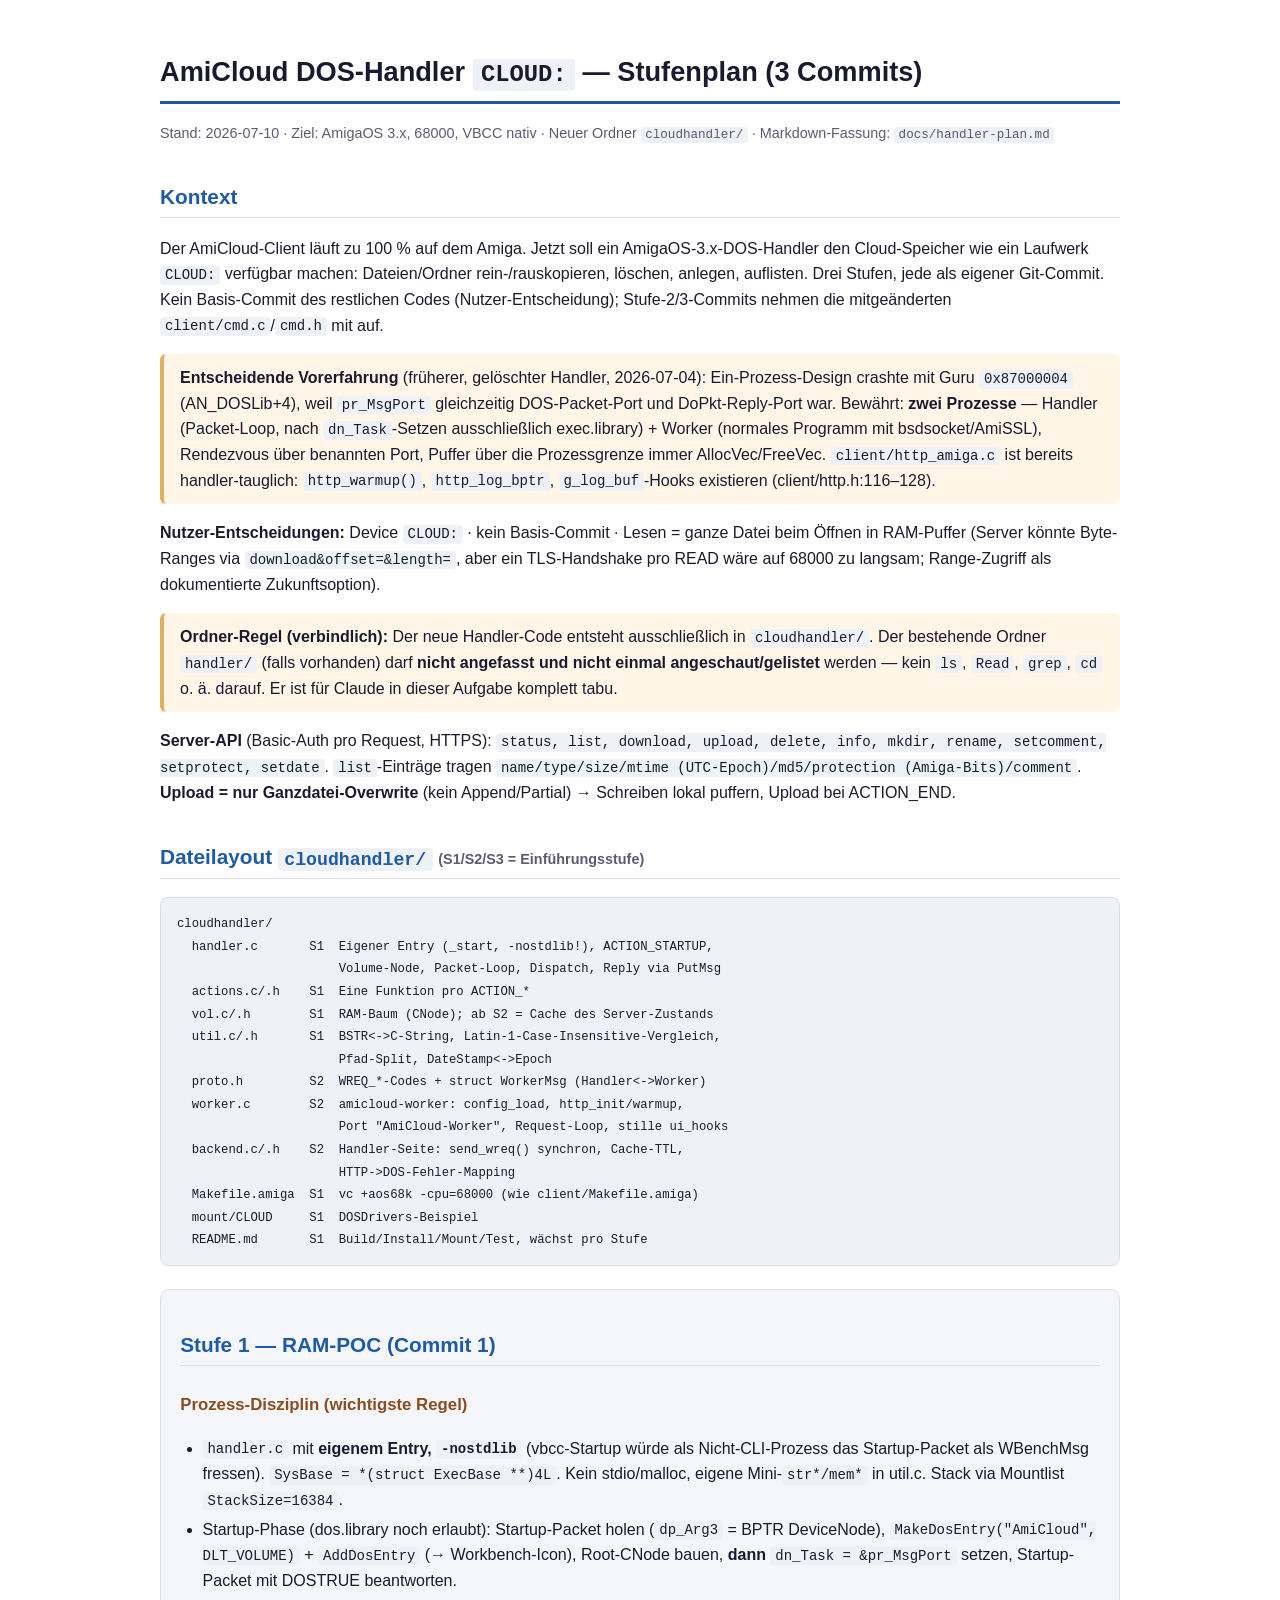
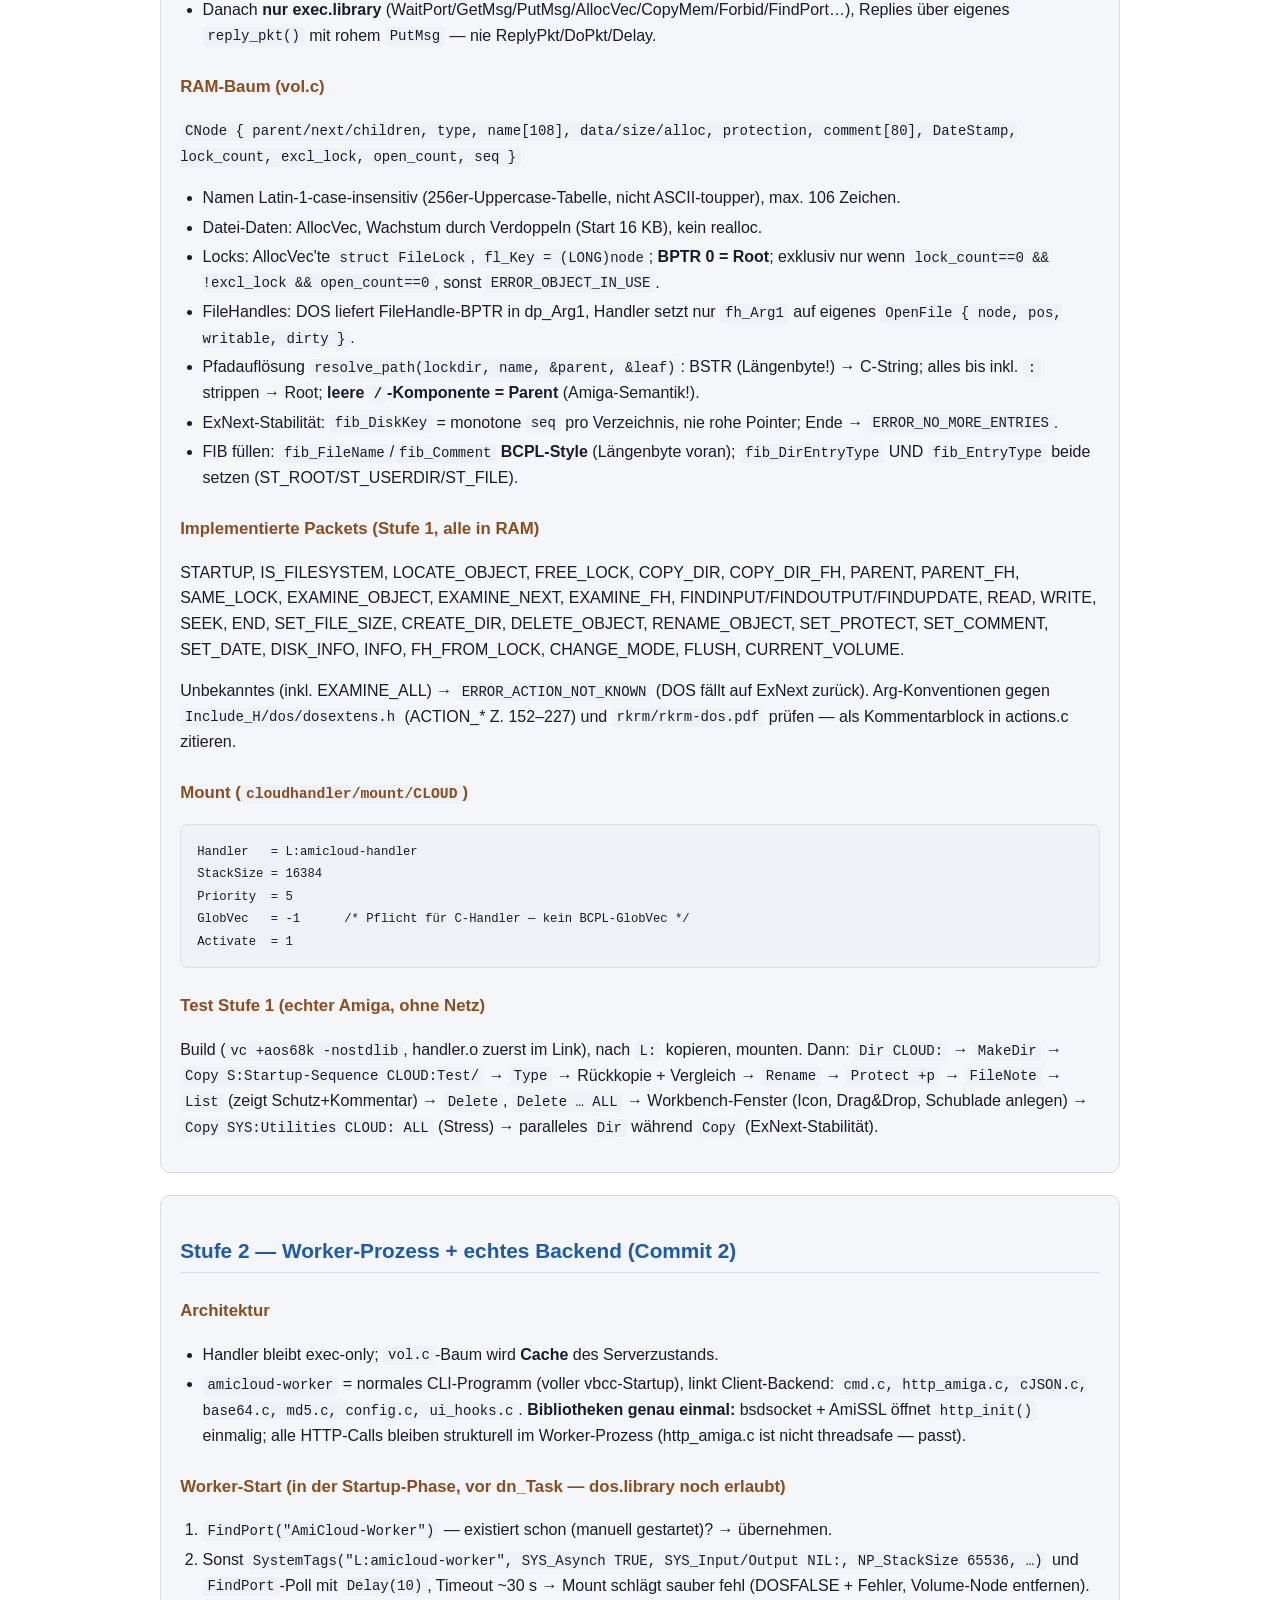
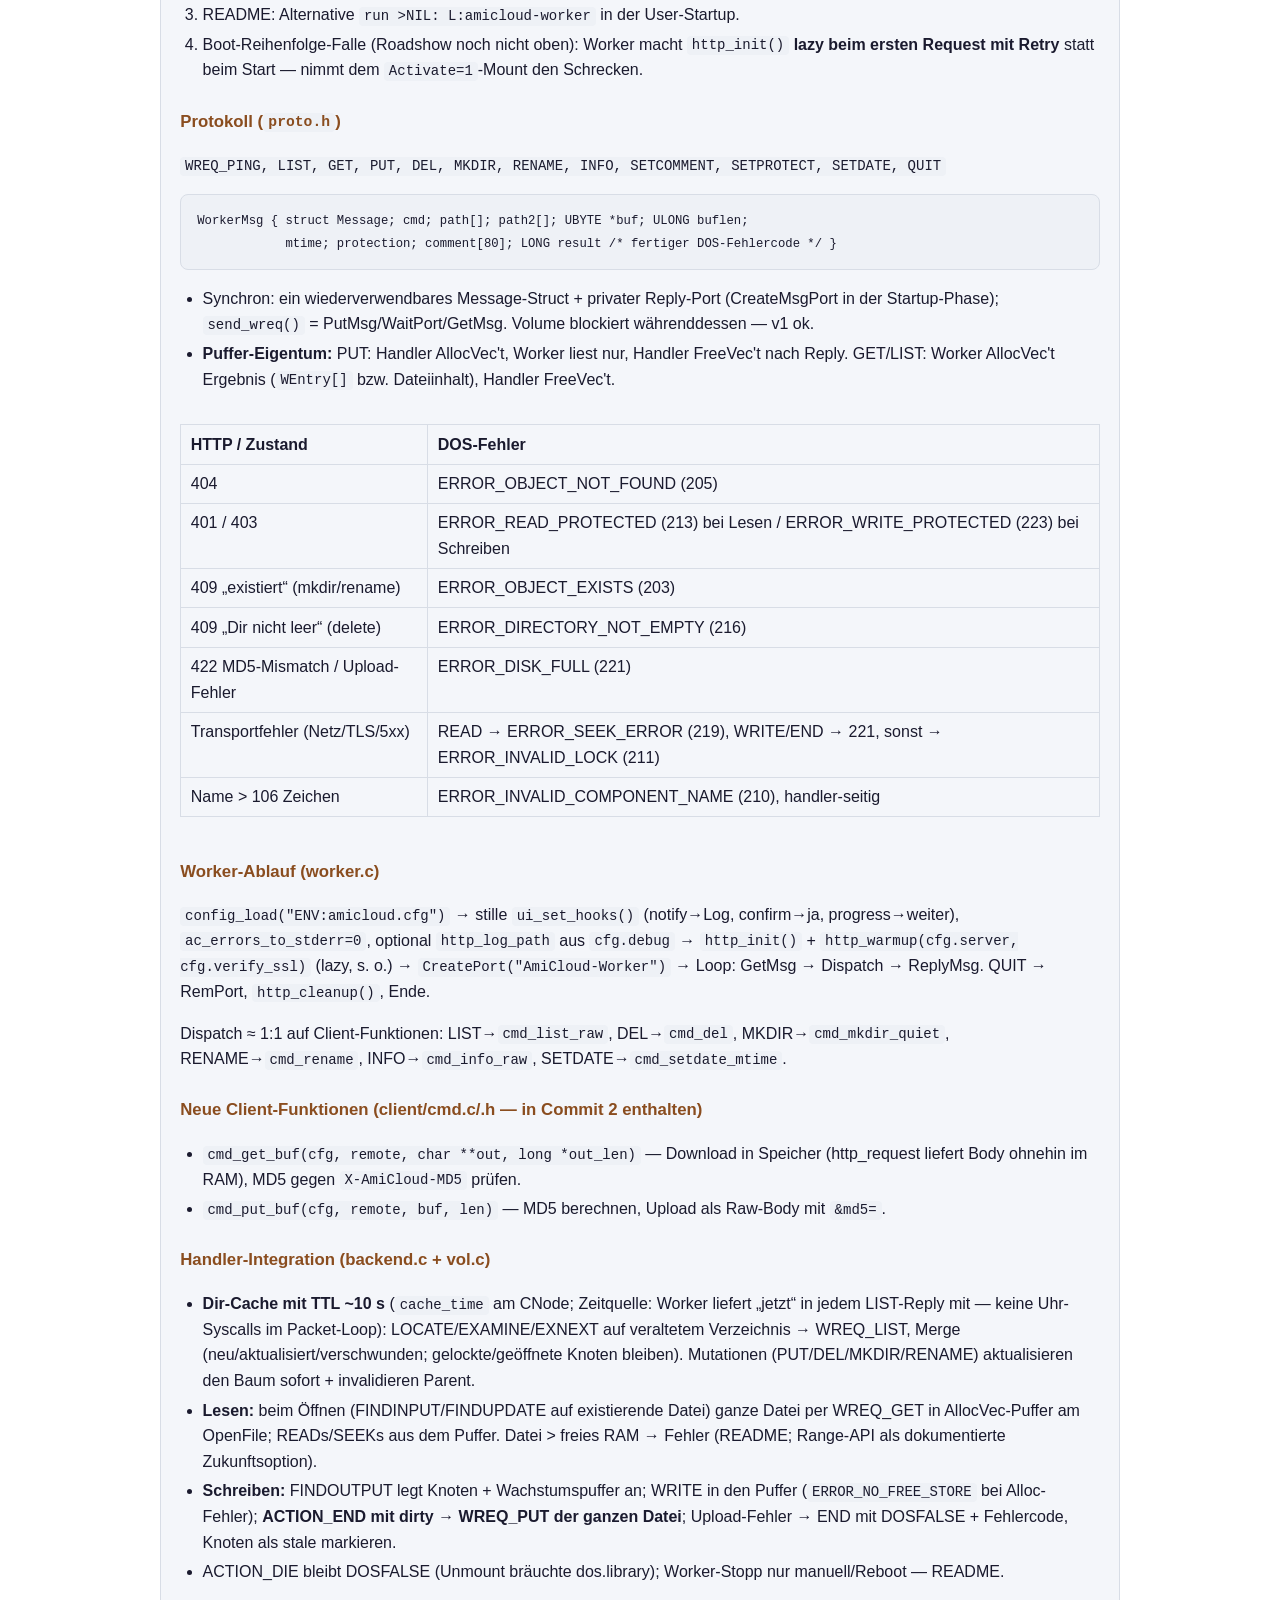
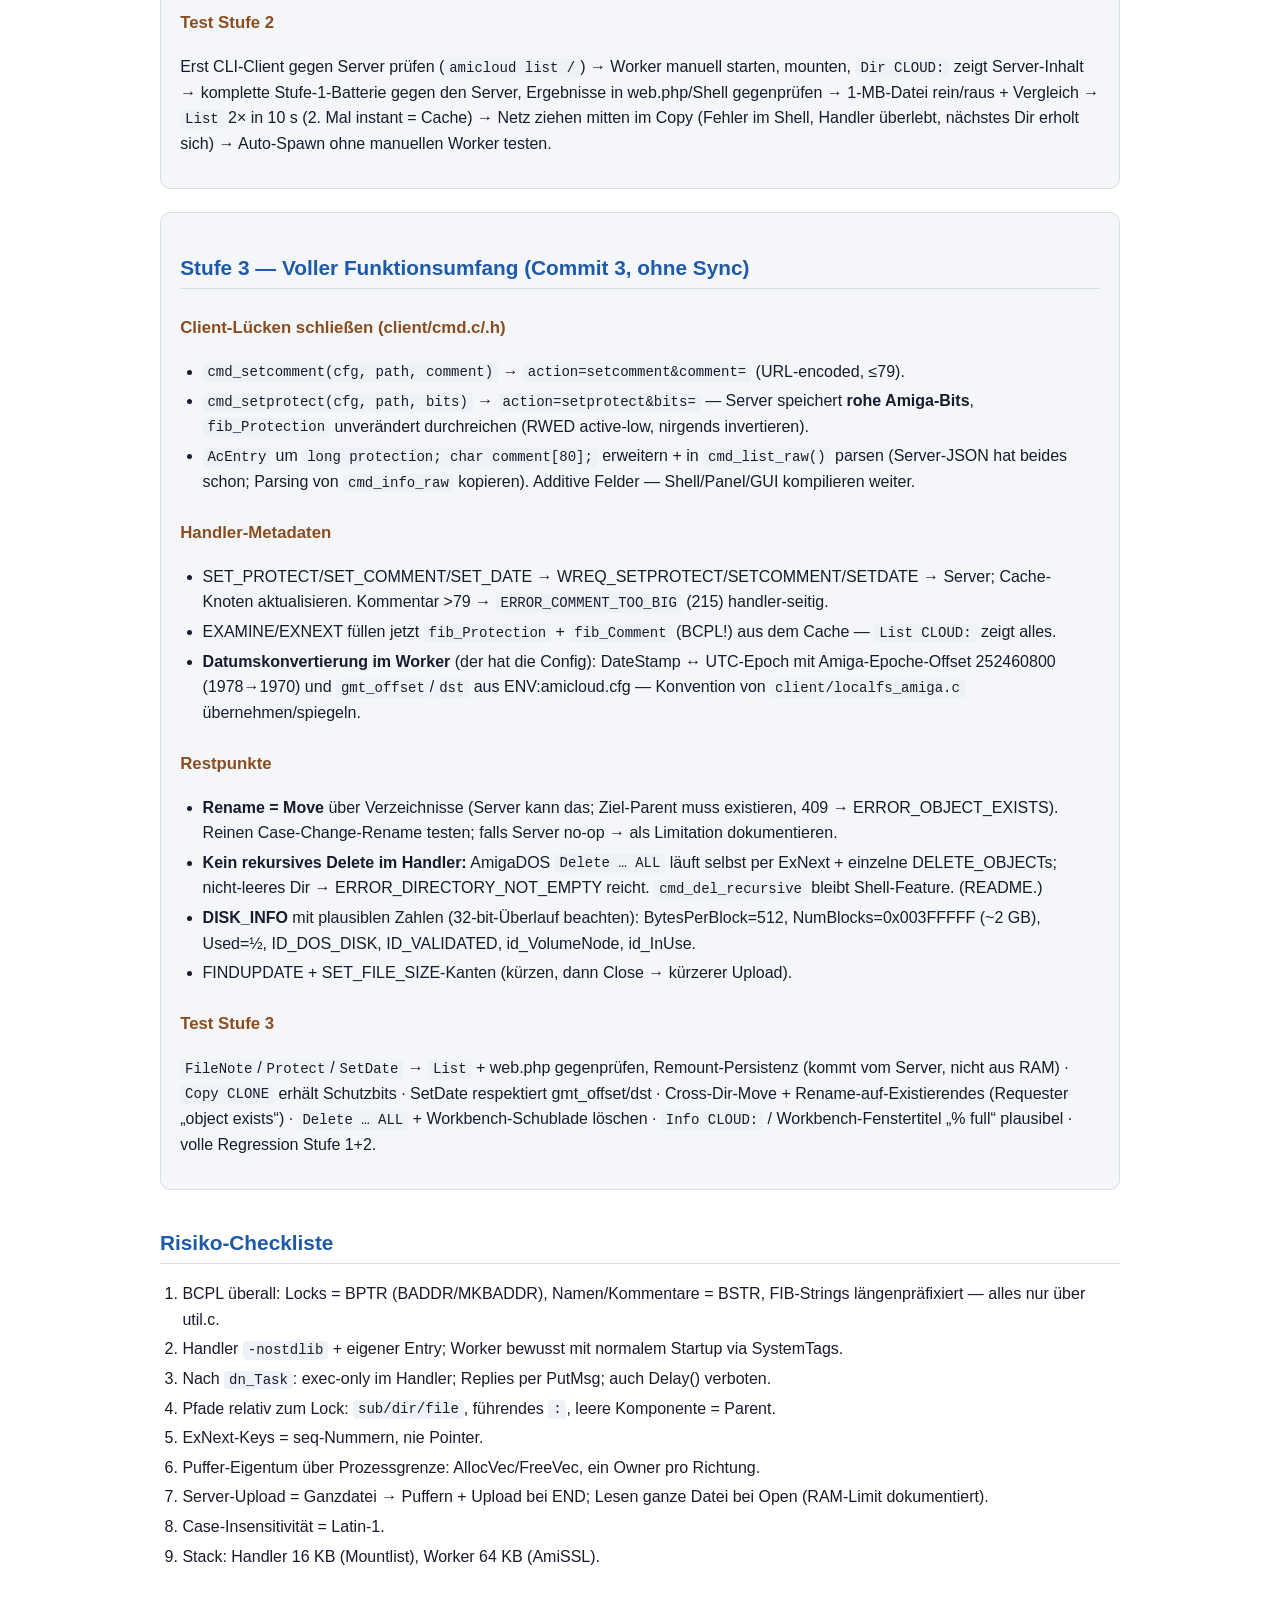
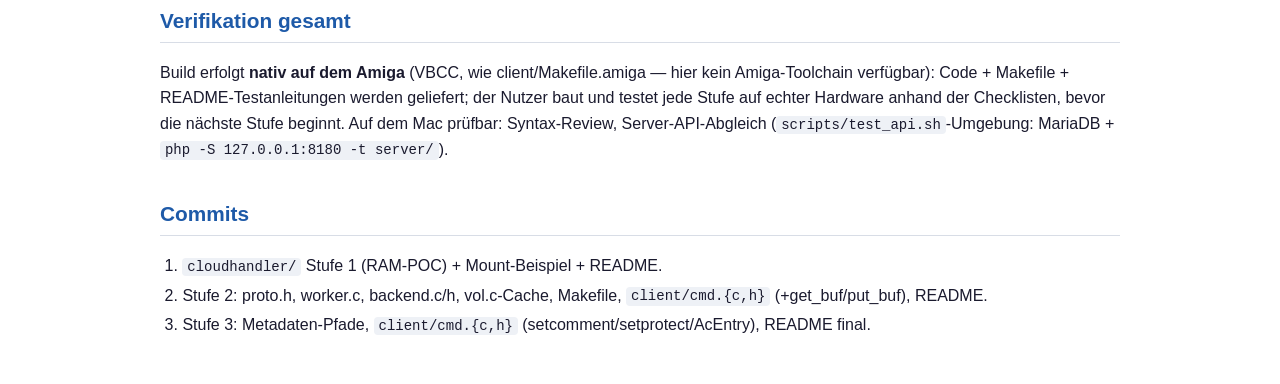
<file: docs/design/handler-plan.html>
<!DOCTYPE html>
<html lang="de">
<head>
<meta charset="utf-8">
<meta name="viewport" content="width=device-width, initial-scale=1">
<title>AmiCloud DOS-Handler CLOUD: — Stufenplan</title>
<style>
  :root {
    --bg: #ffffff; --fg: #1a1a2e; --muted: #5a5a72;
    --accent: #1e5aa8; --accent2: #8a4d1f;
    --card: #f4f6fa; --border: #d8dde6; --code-bg: #eef1f6;
    --warn-bg: #fff6e8; --warn-border: #e0b060;
  }
  @media (prefers-color-scheme: dark) {
    :root {
      --bg: #16181d; --fg: #e4e6eb; --muted: #9aa0ad;
      --accent: #7ab0f0; --accent2: #e0a060;
      --card: #1e222a; --border: #333a46; --code-bg: #242933;
      --warn-bg: #2a2418; --warn-border: #8a6a30;
    }
  }
  * { box-sizing: border-box; }
  body {
    margin: 0; padding: 2rem 1rem; background: var(--bg); color: var(--fg);
    font: 16px/1.6 -apple-system, "Segoe UI", Roboto, Helvetica, Arial, sans-serif;
  }
  main { max-width: 60rem; margin: 0 auto; }
  h1 { font-size: 1.7rem; border-bottom: 3px solid var(--accent); padding-bottom: .4rem; }
  h2 { font-size: 1.3rem; color: var(--accent); margin-top: 2.2rem; border-bottom: 1px solid var(--border); padding-bottom: .25rem; }
  h3 { font-size: 1.05rem; color: var(--accent2); margin-top: 1.6rem; }
  code, pre { font-family: "SF Mono", Menlo, Consolas, monospace; font-size: .875em; }
  code { background: var(--code-bg); padding: .1em .35em; border-radius: 4px; }
  pre { background: var(--code-bg); border: 1px solid var(--border); border-radius: 8px; padding: .9rem 1rem; overflow-x: auto; }
  pre code { background: none; padding: 0; }
  ul, ol { padding-left: 1.4rem; }
  li { margin: .25rem 0; }
  table { border-collapse: collapse; width: 100%; margin: 1rem 0; }
  .tablewrap { overflow-x: auto; }
  th, td { border: 1px solid var(--border); padding: .4rem .6rem; text-align: left; vertical-align: top; }
  th { background: var(--card); }
  .stage { background: var(--card); border: 1px solid var(--border); border-radius: 10px; padding: .2rem 1.2rem 1rem; margin: 1.4rem 0; }
  .warn { background: var(--warn-bg); border-left: 4px solid var(--warn-border); border-radius: 6px; padding: .7rem 1rem; margin: 1rem 0; }
  .meta { color: var(--muted); font-size: .9rem; }
  strong { color: inherit; }
</style>
</head>
<body>
<main>
<h1>AmiCloud DOS-Handler <code>CLOUD:</code> — Stufenplan (3 Commits)</h1>
<p class="meta">Stand: 2026-07-10 · Ziel: AmigaOS 3.x, 68000, VBCC nativ · Neuer Ordner <code>cloudhandler/</code> · Markdown-Fassung: <code>docs/handler-plan.md</code></p>

<h2>Kontext</h2>
<p>Der AmiCloud-Client läuft zu 100&nbsp;% auf dem Amiga. Jetzt soll ein AmigaOS-3.x-DOS-Handler den Cloud-Speicher wie ein Laufwerk <code>CLOUD:</code> verfügbar machen: Dateien/Ordner rein-/rauskopieren, löschen, anlegen, auflisten. Drei Stufen, jede als eigener Git-Commit. Kein Basis-Commit des restlichen Codes (Nutzer-Entscheidung); Stufe-2/3-Commits nehmen die mitgeänderten <code>client/cmd.c</code>/<code>cmd.h</code> mit auf.</p>

<div class="warn">
<strong>Entscheidende Vorerfahrung</strong> (früherer, gelöschter Handler, 2026-07-04): Ein-Prozess-Design crashte mit Guru <code>0x87000004</code> (AN_DOSLib+4), weil <code>pr_MsgPort</code> gleichzeitig DOS-Packet-Port und DoPkt-Reply-Port war. Bewährt: <strong>zwei Prozesse</strong> — Handler (Packet-Loop, nach <code>dn_Task</code>-Setzen ausschließlich exec.library) + Worker (normales Programm mit bsdsocket/AmiSSL), Rendezvous über benannten Port, Puffer über die Prozessgrenze immer AllocVec/FreeVec. <code>client/http_amiga.c</code> ist bereits handler-tauglich: <code>http_warmup()</code>, <code>http_log_bptr</code>, <code>g_log_buf</code>-Hooks existieren (client/http.h:116–128).</div>

<p><strong>Nutzer-Entscheidungen:</strong> Device <code>CLOUD:</code> · kein Basis-Commit · Lesen = ganze Datei beim Öffnen in RAM-Puffer (Server könnte Byte-Ranges via <code>download&amp;offset=&amp;length=</code>, aber ein TLS-Handshake pro READ wäre auf 68000 zu langsam; Range-Zugriff als dokumentierte Zukunftsoption).</p>

<div class="warn"><strong>Ordner-Regel (verbindlich):</strong> Der neue Handler-Code entsteht ausschließlich in <code>cloudhandler/</code>. Der bestehende Ordner <code>handler/</code> (falls vorhanden) darf <strong>nicht angefasst und nicht einmal angeschaut/gelistet</strong> werden — kein <code>ls</code>, <code>Read</code>, <code>grep</code>, <code>cd</code> o.&nbsp;ä. darauf. Er ist für Claude in dieser Aufgabe komplett tabu.</div>

<p><strong>Server-API</strong> (Basic-Auth pro Request, HTTPS): <code>status, list, download, upload, delete, info, mkdir, rename, setcomment, setprotect, setdate</code>. <code>list</code>-Einträge tragen <code>name/type/size/mtime (UTC-Epoch)/md5/protection (Amiga-Bits)/comment</code>. <strong>Upload = nur Ganzdatei-Overwrite</strong> (kein Append/Partial) → Schreiben lokal puffern, Upload bei ACTION_END.</p>

<h2>Dateilayout <code>cloudhandler/</code> <span class="meta">(S1/S2/S3 = Einführungsstufe)</span></h2>
<pre><code>cloudhandler/
  handler.c       S1  Eigener Entry (_start, -nostdlib!), ACTION_STARTUP,
                      Volume-Node, Packet-Loop, Dispatch, Reply via PutMsg
  actions.c/.h    S1  Eine Funktion pro ACTION_*
  vol.c/.h        S1  RAM-Baum (CNode); ab S2 = Cache des Server-Zustands
  util.c/.h       S1  BSTR&lt;-&gt;C-String, Latin-1-Case-Insensitive-Vergleich,
                      Pfad-Split, DateStamp&lt;-&gt;Epoch
  proto.h         S2  WREQ_*-Codes + struct WorkerMsg (Handler&lt;-&gt;Worker)
  worker.c        S2  amicloud-worker: config_load, http_init/warmup,
                      Port "AmiCloud-Worker", Request-Loop, stille ui_hooks
  backend.c/.h    S2  Handler-Seite: send_wreq() synchron, Cache-TTL,
                      HTTP-&gt;DOS-Fehler-Mapping
  Makefile.amiga  S1  vc +aos68k -cpu=68000 (wie client/Makefile.amiga)
  mount/CLOUD     S1  DOSDrivers-Beispiel
  README.md       S1  Build/Install/Mount/Test, wächst pro Stufe</code></pre>

<div class="stage">
<h2>Stufe 1 — RAM-POC (Commit 1)</h2>

<h3>Prozess-Disziplin (wichtigste Regel)</h3>
<ul>
<li><code>handler.c</code> mit <strong>eigenem Entry, <code>-nostdlib</code></strong> (vbcc-Startup würde als Nicht-CLI-Prozess das Startup-Packet als WBenchMsg fressen). <code>SysBase = *(struct ExecBase **)4L</code>. Kein stdio/malloc, eigene Mini-<code>str*/mem*</code> in util.c. Stack via Mountlist <code>StackSize=16384</code>.</li>
<li>Startup-Phase (dos.library noch erlaubt): Startup-Packet holen (<code>dp_Arg3</code> = BPTR DeviceNode), <code>MakeDosEntry("AmiCloud", DLT_VOLUME)</code> + <code>AddDosEntry</code> (→ Workbench-Icon), Root-CNode bauen, <strong>dann</strong> <code>dn_Task = &amp;pr_MsgPort</code> setzen, Startup-Packet mit DOSTRUE beantworten.</li>
<li>Danach <strong>nur exec.library</strong> (WaitPort/GetMsg/PutMsg/AllocVec/CopyMem/Forbid/FindPort…), Replies über eigenes <code>reply_pkt()</code> mit rohem <code>PutMsg</code> — nie ReplyPkt/DoPkt/Delay.</li>
</ul>

<h3>RAM-Baum (vol.c)</h3>
<p><code>CNode { parent/next/children, type, name[108], data/size/alloc, protection, comment[80], DateStamp, lock_count, excl_lock, open_count, seq }</code></p>
<ul>
<li>Namen Latin-1-case-insensitiv (256er-Uppercase-Tabelle, nicht ASCII-toupper), max. 106 Zeichen.</li>
<li>Datei-Daten: AllocVec, Wachstum durch Verdoppeln (Start 16 KB), kein realloc.</li>
<li>Locks: AllocVec'te <code>struct FileLock</code>, <code>fl_Key = (LONG)node</code>; <strong>BPTR 0 = Root</strong>; exklusiv nur wenn <code>lock_count==0 &amp;&amp; !excl_lock &amp;&amp; open_count==0</code>, sonst <code>ERROR_OBJECT_IN_USE</code>.</li>
<li>FileHandles: DOS liefert FileHandle-BPTR in dp_Arg1, Handler setzt nur <code>fh_Arg1</code> auf eigenes <code>OpenFile { node, pos, writable, dirty }</code>.</li>
<li>Pfadauflösung <code>resolve_path(lockdir, name, &amp;parent, &amp;leaf)</code>: BSTR (Längenbyte!) → C-String; alles bis inkl. <code>:</code> strippen → Root; <strong>leere <code>/</code>-Komponente = Parent</strong> (Amiga-Semantik!).</li>
<li>ExNext-Stabilität: <code>fib_DiskKey</code> = monotone <code>seq</code> pro Verzeichnis, nie rohe Pointer; Ende → <code>ERROR_NO_MORE_ENTRIES</code>.</li>
<li>FIB füllen: <code>fib_FileName</code>/<code>fib_Comment</code> <strong>BCPL-Style</strong> (Längenbyte voran); <code>fib_DirEntryType</code> UND <code>fib_EntryType</code> beide setzen (ST_ROOT/ST_USERDIR/ST_FILE).</li>
</ul>

<h3>Implementierte Packets (Stufe 1, alle in RAM)</h3>
<p>STARTUP, IS_FILESYSTEM, LOCATE_OBJECT, FREE_LOCK, COPY_DIR, COPY_DIR_FH, PARENT, PARENT_FH, SAME_LOCK, EXAMINE_OBJECT, EXAMINE_NEXT, EXAMINE_FH, FINDINPUT/FINDOUTPUT/FINDUPDATE, READ, WRITE, SEEK, END, SET_FILE_SIZE, CREATE_DIR, DELETE_OBJECT, RENAME_OBJECT, SET_PROTECT, SET_COMMENT, SET_DATE, DISK_INFO, INFO, FH_FROM_LOCK, CHANGE_MODE, FLUSH, CURRENT_VOLUME.</p>
<p>Unbekanntes (inkl. EXAMINE_ALL) → <code>ERROR_ACTION_NOT_KNOWN</code> (DOS fällt auf ExNext zurück). Arg-Konventionen gegen <code>Include_H/dos/dosextens.h</code> (ACTION_* Z. 152–227) und <code>rkrm/rkrm-dos.pdf</code> prüfen — als Kommentarblock in actions.c zitieren.</p>

<h3>Mount (<code>cloudhandler/mount/CLOUD</code>)</h3>
<pre><code>Handler   = L:amicloud-handler
StackSize = 16384
Priority  = 5
GlobVec   = -1      /* Pflicht für C-Handler — kein BCPL-GlobVec */
Activate  = 1</code></pre>

<h3>Test Stufe 1 (echter Amiga, ohne Netz)</h3>
<p>Build (<code>vc +aos68k -nostdlib</code>, handler.o zuerst im Link), nach <code>L:</code> kopieren, mounten. Dann: <code>Dir CLOUD:</code> → <code>MakeDir</code> → <code>Copy S:Startup-Sequence CLOUD:Test/</code> → <code>Type</code> → Rückkopie + Vergleich → <code>Rename</code> → <code>Protect +p</code> → <code>FileNote</code> → <code>List</code> (zeigt Schutz+Kommentar) → <code>Delete</code>, <code>Delete … ALL</code> → Workbench-Fenster (Icon, Drag&amp;Drop, Schublade anlegen) → <code>Copy SYS:Utilities CLOUD: ALL</code> (Stress) → paralleles <code>Dir</code> während <code>Copy</code> (ExNext-Stabilität).</p>
</div>

<div class="stage">
<h2>Stufe 2 — Worker-Prozess + echtes Backend (Commit 2)</h2>

<h3>Architektur</h3>
<ul>
<li>Handler bleibt exec-only; <code>vol.c</code>-Baum wird <strong>Cache</strong> des Serverzustands.</li>
<li><code>amicloud-worker</code> = normales CLI-Programm (voller vbcc-Startup), linkt Client-Backend: <code>cmd.c, http_amiga.c, cJSON.c, base64.c, md5.c, config.c, ui_hooks.c</code>. <strong>Bibliotheken genau einmal:</strong> bsdsocket + AmiSSL öffnet <code>http_init()</code> einmalig; alle HTTP-Calls bleiben strukturell im Worker-Prozess (http_amiga.c ist nicht threadsafe — passt).</li>
</ul>

<h3>Worker-Start (in der Startup-Phase, vor dn_Task — dos.library noch erlaubt)</h3>
<ol>
<li><code>FindPort("AmiCloud-Worker")</code> — existiert schon (manuell gestartet)? → übernehmen.</li>
<li>Sonst <code>SystemTags("L:amicloud-worker", SYS_Asynch TRUE, SYS_Input/Output NIL:, NP_StackSize 65536, …)</code> und <code>FindPort</code>-Poll mit <code>Delay(10)</code>, Timeout ~30 s → Mount schlägt sauber fehl (DOSFALSE + Fehler, Volume-Node entfernen).</li>
<li>README: Alternative <code>run &gt;NIL: L:amicloud-worker</code> in der User-Startup.</li>
<li>Boot-Reihenfolge-Falle (Roadshow noch nicht oben): Worker macht <code>http_init()</code> <strong>lazy beim ersten Request mit Retry</strong> statt beim Start — nimmt dem <code>Activate=1</code>-Mount den Schrecken.</li>
</ol>

<h3>Protokoll (<code>proto.h</code>)</h3>
<p><code>WREQ_PING, LIST, GET, PUT, DEL, MKDIR, RENAME, INFO, SETCOMMENT, SETPROTECT, SETDATE, QUIT</code></p>
<pre><code>WorkerMsg { struct Message; cmd; path[]; path2[]; UBYTE *buf; ULONG buflen;
            mtime; protection; comment[80]; LONG result /* fertiger DOS-Fehlercode */ }</code></pre>
<ul>
<li>Synchron: ein wiederverwendbares Message-Struct + privater Reply-Port (CreateMsgPort in der Startup-Phase); <code>send_wreq()</code> = PutMsg/WaitPort/GetMsg. Volume blockiert währenddessen — v1 ok.</li>
<li><strong>Puffer-Eigentum:</strong> PUT: Handler AllocVec't, Worker liest nur, Handler FreeVec't nach Reply. GET/LIST: Worker AllocVec't Ergebnis (<code>WEntry[]</code> bzw. Dateiinhalt), Handler FreeVec't.</li>
</ul>
<div class="tablewrap">
<table>
<tr><th>HTTP / Zustand</th><th>DOS-Fehler</th></tr>
<tr><td>404</td><td>ERROR_OBJECT_NOT_FOUND (205)</td></tr>
<tr><td>401 / 403</td><td>ERROR_READ_PROTECTED (213) bei Lesen / ERROR_WRITE_PROTECTED (223) bei Schreiben</td></tr>
<tr><td>409 „existiert“ (mkdir/rename)</td><td>ERROR_OBJECT_EXISTS (203)</td></tr>
<tr><td>409 „Dir nicht leer“ (delete)</td><td>ERROR_DIRECTORY_NOT_EMPTY (216)</td></tr>
<tr><td>422 MD5-Mismatch / Upload-Fehler</td><td>ERROR_DISK_FULL (221)</td></tr>
<tr><td>Transportfehler (Netz/TLS/5xx)</td><td>READ → ERROR_SEEK_ERROR (219), WRITE/END → 221, sonst → ERROR_INVALID_LOCK (211)</td></tr>
<tr><td>Name &gt; 106 Zeichen</td><td>ERROR_INVALID_COMPONENT_NAME (210), handler-seitig</td></tr>
</table>
</div>

<h3>Worker-Ablauf (worker.c)</h3>
<p><code>config_load("ENV:amicloud.cfg")</code> → stille <code>ui_set_hooks()</code> (notify→Log, confirm→ja, progress→weiter), <code>ac_errors_to_stderr=0</code>, optional <code>http_log_path</code> aus <code>cfg.debug</code> → <code>http_init()</code> + <code>http_warmup(cfg.server, cfg.verify_ssl)</code> (lazy, s.&nbsp;o.) → <code>CreatePort("AmiCloud-Worker")</code> → Loop: GetMsg → Dispatch → ReplyMsg. QUIT → RemPort, <code>http_cleanup()</code>, Ende.</p>
<p>Dispatch ≈ 1:1 auf Client-Funktionen: LIST→<code>cmd_list_raw</code>, DEL→<code>cmd_del</code>, MKDIR→<code>cmd_mkdir_quiet</code>, RENAME→<code>cmd_rename</code>, INFO→<code>cmd_info_raw</code>, SETDATE→<code>cmd_setdate_mtime</code>.</p>

<h3>Neue Client-Funktionen (client/cmd.c/.h — in Commit 2 enthalten)</h3>
<ul>
<li><code>cmd_get_buf(cfg, remote, char **out, long *out_len)</code> — Download in Speicher (http_request liefert Body ohnehin im RAM), MD5 gegen <code>X-AmiCloud-MD5</code> prüfen.</li>
<li><code>cmd_put_buf(cfg, remote, buf, len)</code> — MD5 berechnen, Upload als Raw-Body mit <code>&amp;md5=</code>.</li>
</ul>

<h3>Handler-Integration (backend.c + vol.c)</h3>
<ul>
<li><strong>Dir-Cache mit TTL ~10 s</strong> (<code>cache_time</code> am CNode; Zeitquelle: Worker liefert „jetzt“ in jedem LIST-Reply mit — keine Uhr-Syscalls im Packet-Loop): LOCATE/EXAMINE/EXNEXT auf veraltetem Verzeichnis → WREQ_LIST, Merge (neu/aktualisiert/verschwunden; gelockte/geöffnete Knoten bleiben). Mutationen (PUT/DEL/MKDIR/RENAME) aktualisieren den Baum sofort + invalidieren Parent.</li>
<li><strong>Lesen:</strong> beim Öffnen (FINDINPUT/FINDUPDATE auf existierende Datei) ganze Datei per WREQ_GET in AllocVec-Puffer am OpenFile; READs/SEEKs aus dem Puffer. Datei &gt; freies RAM → Fehler (README; Range-API als dokumentierte Zukunftsoption).</li>
<li><strong>Schreiben:</strong> FINDOUTPUT legt Knoten + Wachstumspuffer an; WRITE in den Puffer (<code>ERROR_NO_FREE_STORE</code> bei Alloc-Fehler); <strong>ACTION_END mit dirty → WREQ_PUT der ganzen Datei</strong>; Upload-Fehler → END mit DOSFALSE + Fehlercode, Knoten als stale markieren.</li>
<li>ACTION_DIE bleibt DOSFALSE (Unmount bräuchte dos.library); Worker-Stopp nur manuell/Reboot — README.</li>
</ul>

<h3>Test Stufe 2</h3>
<p>Erst CLI-Client gegen Server prüfen (<code>amicloud list /</code>) → Worker manuell starten, mounten, <code>Dir CLOUD:</code> zeigt Server-Inhalt → komplette Stufe-1-Batterie gegen den Server, Ergebnisse in web.php/Shell gegenprüfen → 1-MB-Datei rein/raus + Vergleich → <code>List</code> 2× in 10 s (2. Mal instant = Cache) → Netz ziehen mitten im Copy (Fehler im Shell, Handler überlebt, nächstes Dir erholt sich) → Auto-Spawn ohne manuellen Worker testen.</p>
</div>

<div class="stage">
<h2>Stufe 3 — Voller Funktionsumfang (Commit 3, ohne Sync)</h2>

<h3>Client-Lücken schließen (client/cmd.c/.h)</h3>
<ul>
<li><code>cmd_setcomment(cfg, path, comment)</code> → <code>action=setcomment&amp;comment=</code> (URL-encoded, ≤79).</li>
<li><code>cmd_setprotect(cfg, path, bits)</code> → <code>action=setprotect&amp;bits=</code> — Server speichert <strong>rohe Amiga-Bits</strong>, <code>fib_Protection</code> unverändert durchreichen (RWED active-low, nirgends invertieren).</li>
<li><code>AcEntry</code> um <code>long protection; char comment[80];</code> erweitern + in <code>cmd_list_raw()</code> parsen (Server-JSON hat beides schon; Parsing von <code>cmd_info_raw</code> kopieren). Additive Felder — Shell/Panel/GUI kompilieren weiter.</li>
</ul>

<h3>Handler-Metadaten</h3>
<ul>
<li>SET_PROTECT/SET_COMMENT/SET_DATE → WREQ_SETPROTECT/SETCOMMENT/SETDATE → Server; Cache-Knoten aktualisieren. Kommentar &gt;79 → <code>ERROR_COMMENT_TOO_BIG</code> (215) handler-seitig.</li>
<li>EXAMINE/EXNEXT füllen jetzt <code>fib_Protection</code> + <code>fib_Comment</code> (BCPL!) aus dem Cache — <code>List CLOUD:</code> zeigt alles.</li>
<li><strong>Datumskonvertierung im Worker</strong> (der hat die Config): DateStamp ↔ UTC-Epoch mit Amiga-Epoche-Offset 252460800 (1978→1970) und <code>gmt_offset</code>/<code>dst</code> aus ENV:amicloud.cfg — Konvention von <code>client/localfs_amiga.c</code> übernehmen/spiegeln.</li>
</ul>

<h3>Restpunkte</h3>
<ul>
<li><strong>Rename = Move</strong> über Verzeichnisse (Server kann das; Ziel-Parent muss existieren, 409 → ERROR_OBJECT_EXISTS). Reinen Case-Change-Rename testen; falls Server no-op → als Limitation dokumentieren.</li>
<li><strong>Kein rekursives Delete im Handler:</strong> AmigaDOS <code>Delete … ALL</code> läuft selbst per ExNext + einzelne DELETE_OBJECTs; nicht-leeres Dir → ERROR_DIRECTORY_NOT_EMPTY reicht. <code>cmd_del_recursive</code> bleibt Shell-Feature. (README.)</li>
<li><strong>DISK_INFO</strong> mit plausiblen Zahlen (32-bit-Überlauf beachten): BytesPerBlock=512, NumBlocks=0x003FFFFF (~2 GB), Used=½, ID_DOS_DISK, ID_VALIDATED, id_VolumeNode, id_InUse.</li>
<li>FINDUPDATE + SET_FILE_SIZE-Kanten (kürzen, dann Close → kürzerer Upload).</li>
</ul>

<h3>Test Stufe 3</h3>
<p><code>FileNote</code>/<code>Protect</code>/<code>SetDate</code> → <code>List</code> + web.php gegenprüfen, Remount-Persistenz (kommt vom Server, nicht aus RAM) · <code>Copy CLONE</code> erhält Schutzbits · SetDate respektiert gmt_offset/dst · Cross-Dir-Move + Rename-auf-Existierendes (Requester „object exists“) · <code>Delete … ALL</code> + Workbench-Schublade löschen · <code>Info CLOUD:</code> / Workbench-Fenstertitel „% full“ plausibel · volle Regression Stufe 1+2.</p>
</div>

<h2>Risiko-Checkliste</h2>
<ol>
<li>BCPL überall: Locks = BPTR (BADDR/MKBADDR), Namen/Kommentare = BSTR, FIB-Strings längenpräfixiert — alles nur über util.c.</li>
<li>Handler <code>-nostdlib</code> + eigener Entry; Worker bewusst mit normalem Startup via SystemTags.</li>
<li>Nach <code>dn_Task</code>: exec-only im Handler; Replies per PutMsg; auch Delay() verboten.</li>
<li>Pfade relativ zum Lock: <code>sub/dir/file</code>, führendes <code>:</code>, leere Komponente = Parent.</li>
<li>ExNext-Keys = seq-Nummern, nie Pointer.</li>
<li>Puffer-Eigentum über Prozessgrenze: AllocVec/FreeVec, ein Owner pro Richtung.</li>
<li>Server-Upload = Ganzdatei → Puffern + Upload bei END; Lesen ganze Datei bei Open (RAM-Limit dokumentiert).</li>
<li>Case-Insensitivität = Latin-1.</li>
<li>Stack: Handler 16 KB (Mountlist), Worker 64 KB (AmiSSL).</li>
</ol>

<h2>Verifikation gesamt</h2>
<p>Build erfolgt <strong>nativ auf dem Amiga</strong> (VBCC, wie client/Makefile.amiga — hier kein Amiga-Toolchain verfügbar): Code + Makefile + README-Testanleitungen werden geliefert; der Nutzer baut und testet jede Stufe auf echter Hardware anhand der Checklisten, bevor die nächste Stufe beginnt. Auf dem Mac prüfbar: Syntax-Review, Server-API-Abgleich (<code>scripts/test_api.sh</code>-Umgebung: MariaDB + <code>php -S 127.0.0.1:8180 -t server/</code>).</p>

<h2>Commits</h2>
<ol>
<li><code>cloudhandler/</code> Stufe 1 (RAM-POC) + Mount-Beispiel + README.</li>
<li>Stufe 2: proto.h, worker.c, backend.c/h, vol.c-Cache, Makefile, <code>client/cmd.{c,h}</code> (+get_buf/put_buf), README.</li>
<li>Stufe 3: Metadaten-Pfade, <code>client/cmd.{c,h}</code> (setcomment/setprotect/AcEntry), README final.</li>
</ol>
</main>
</body>
</html>
</file>
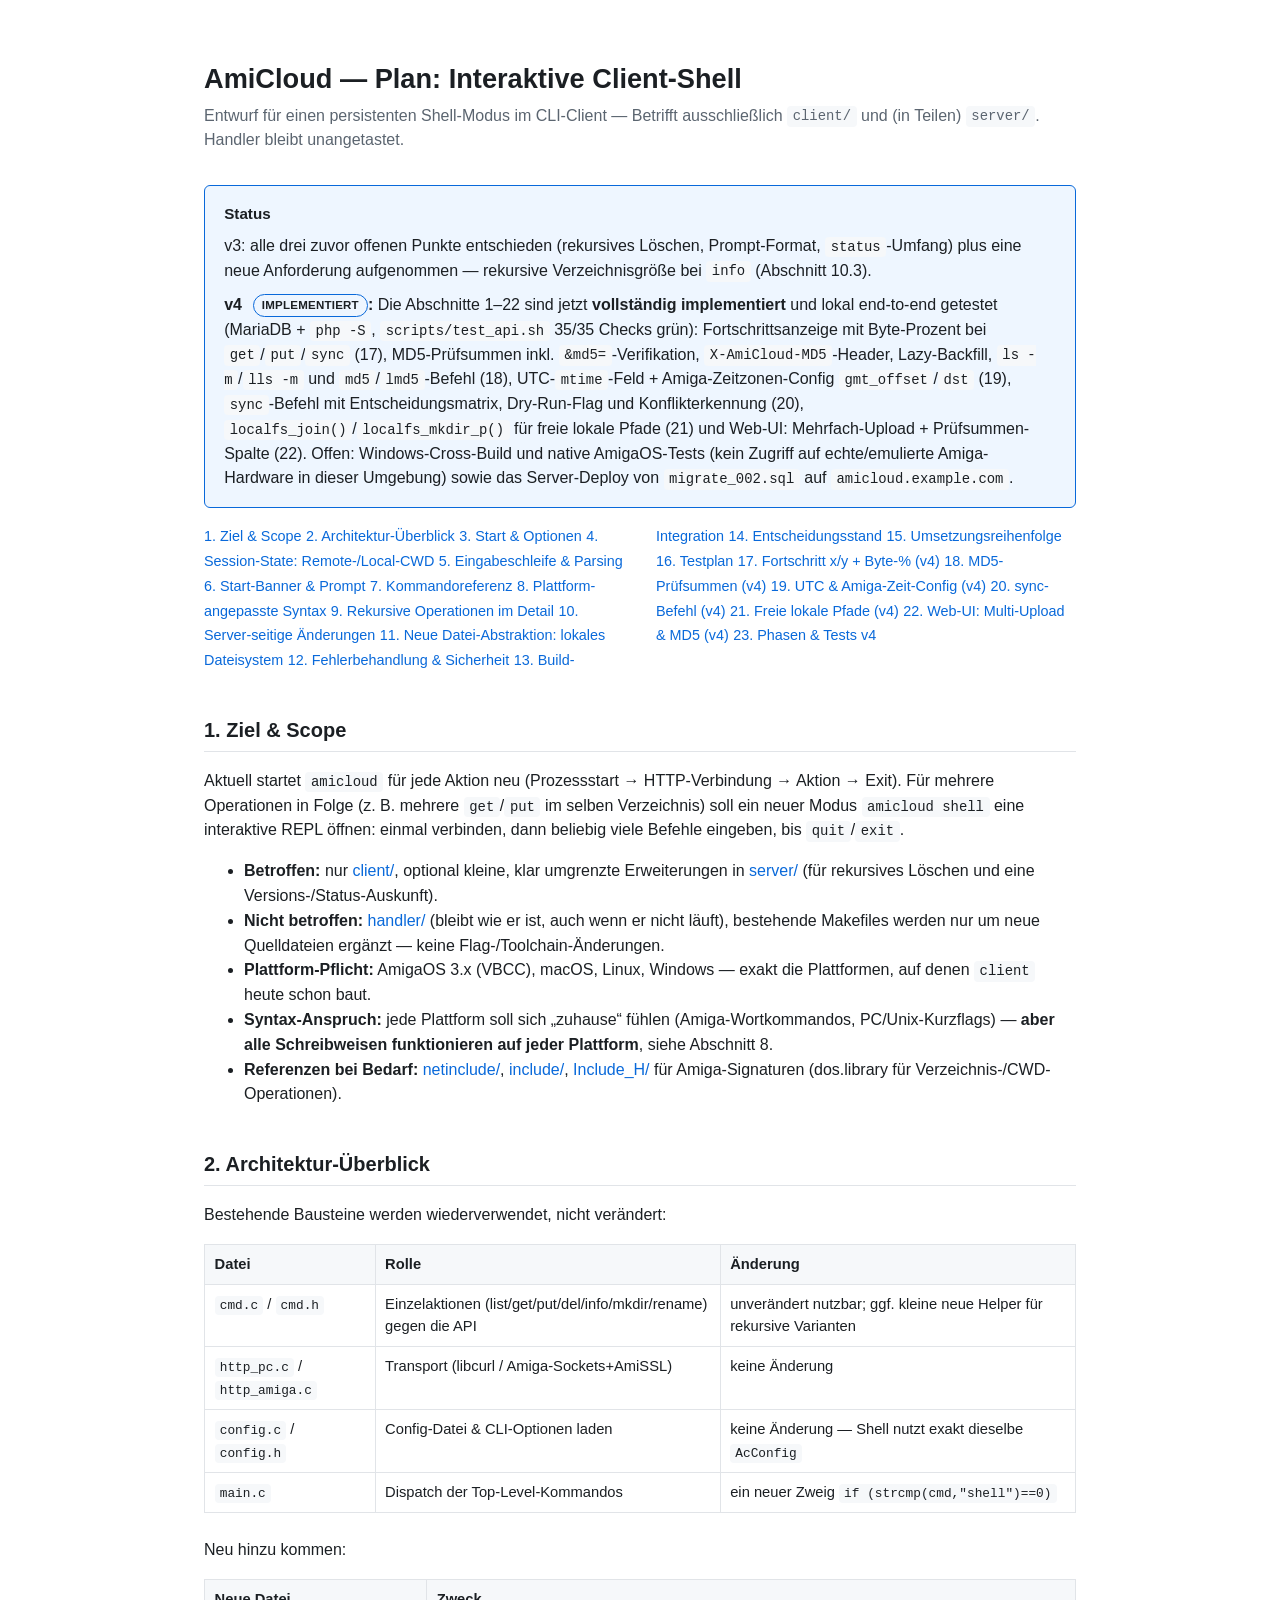
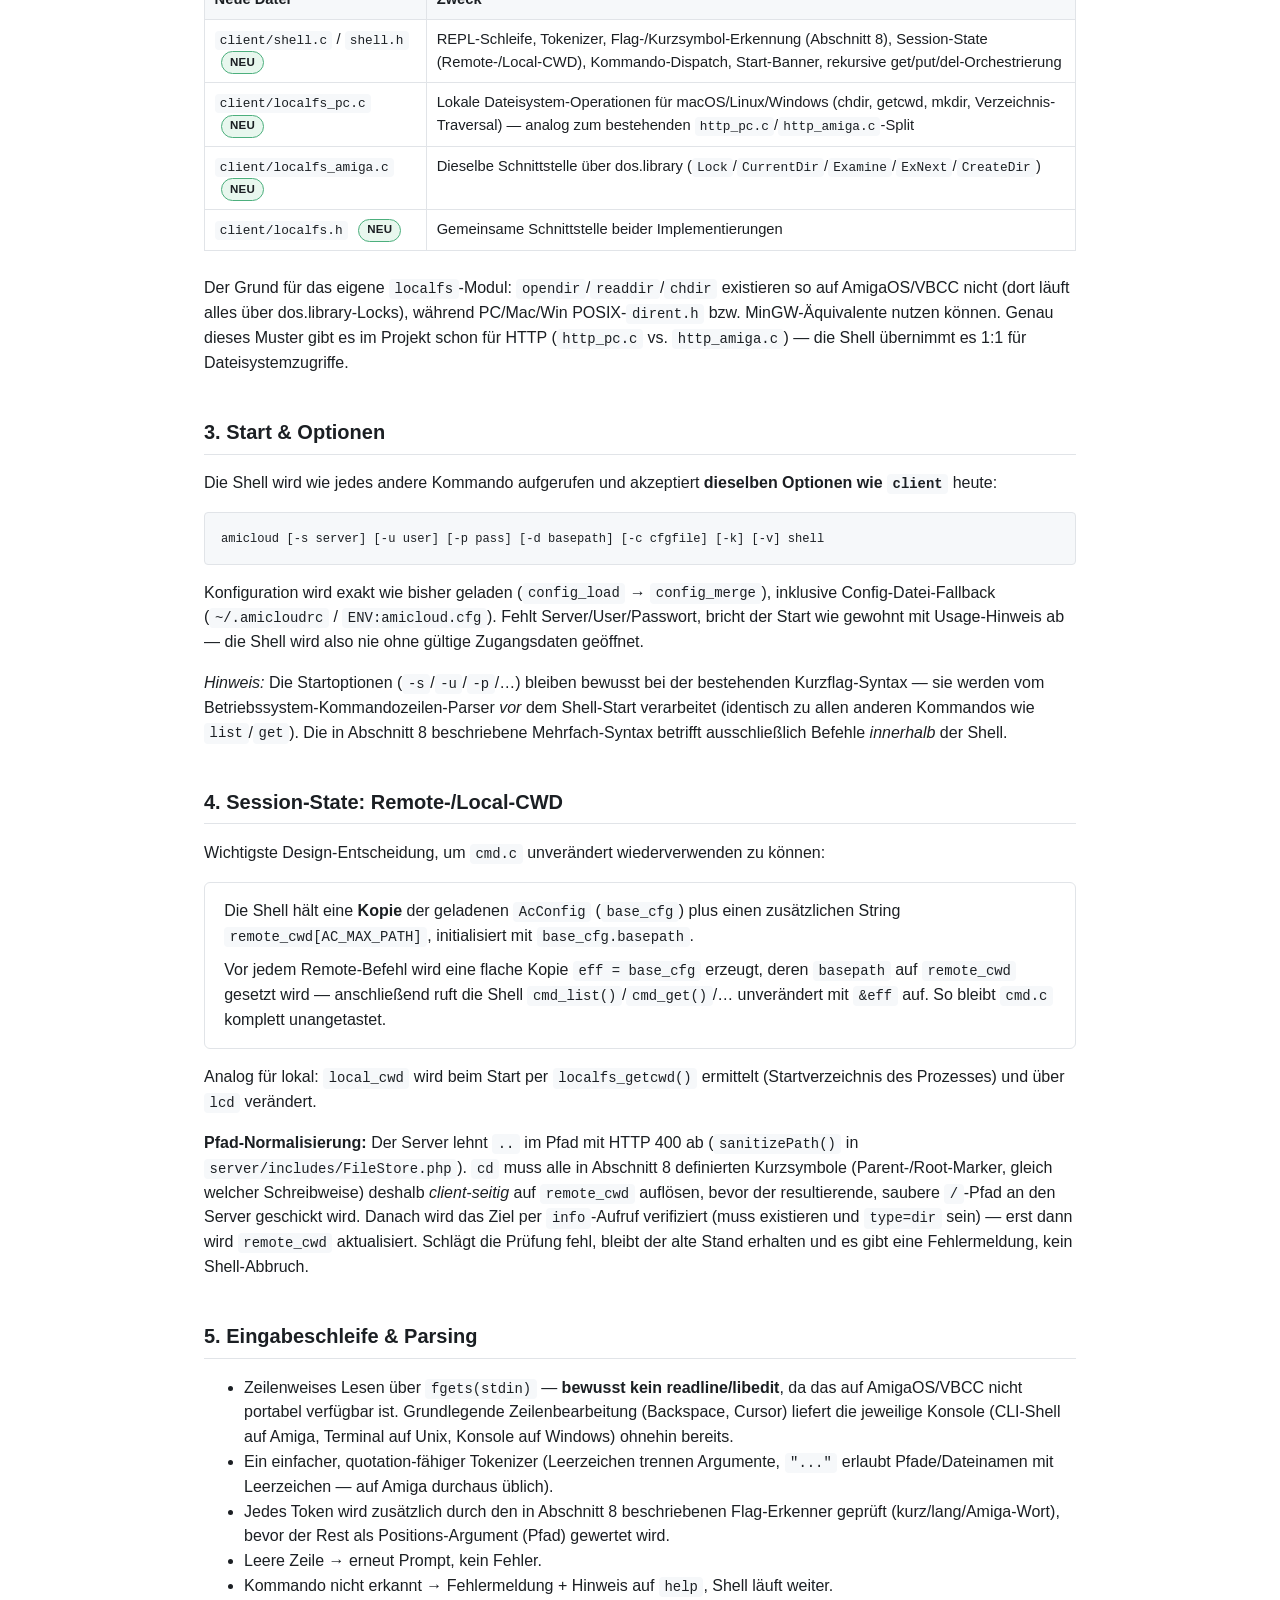
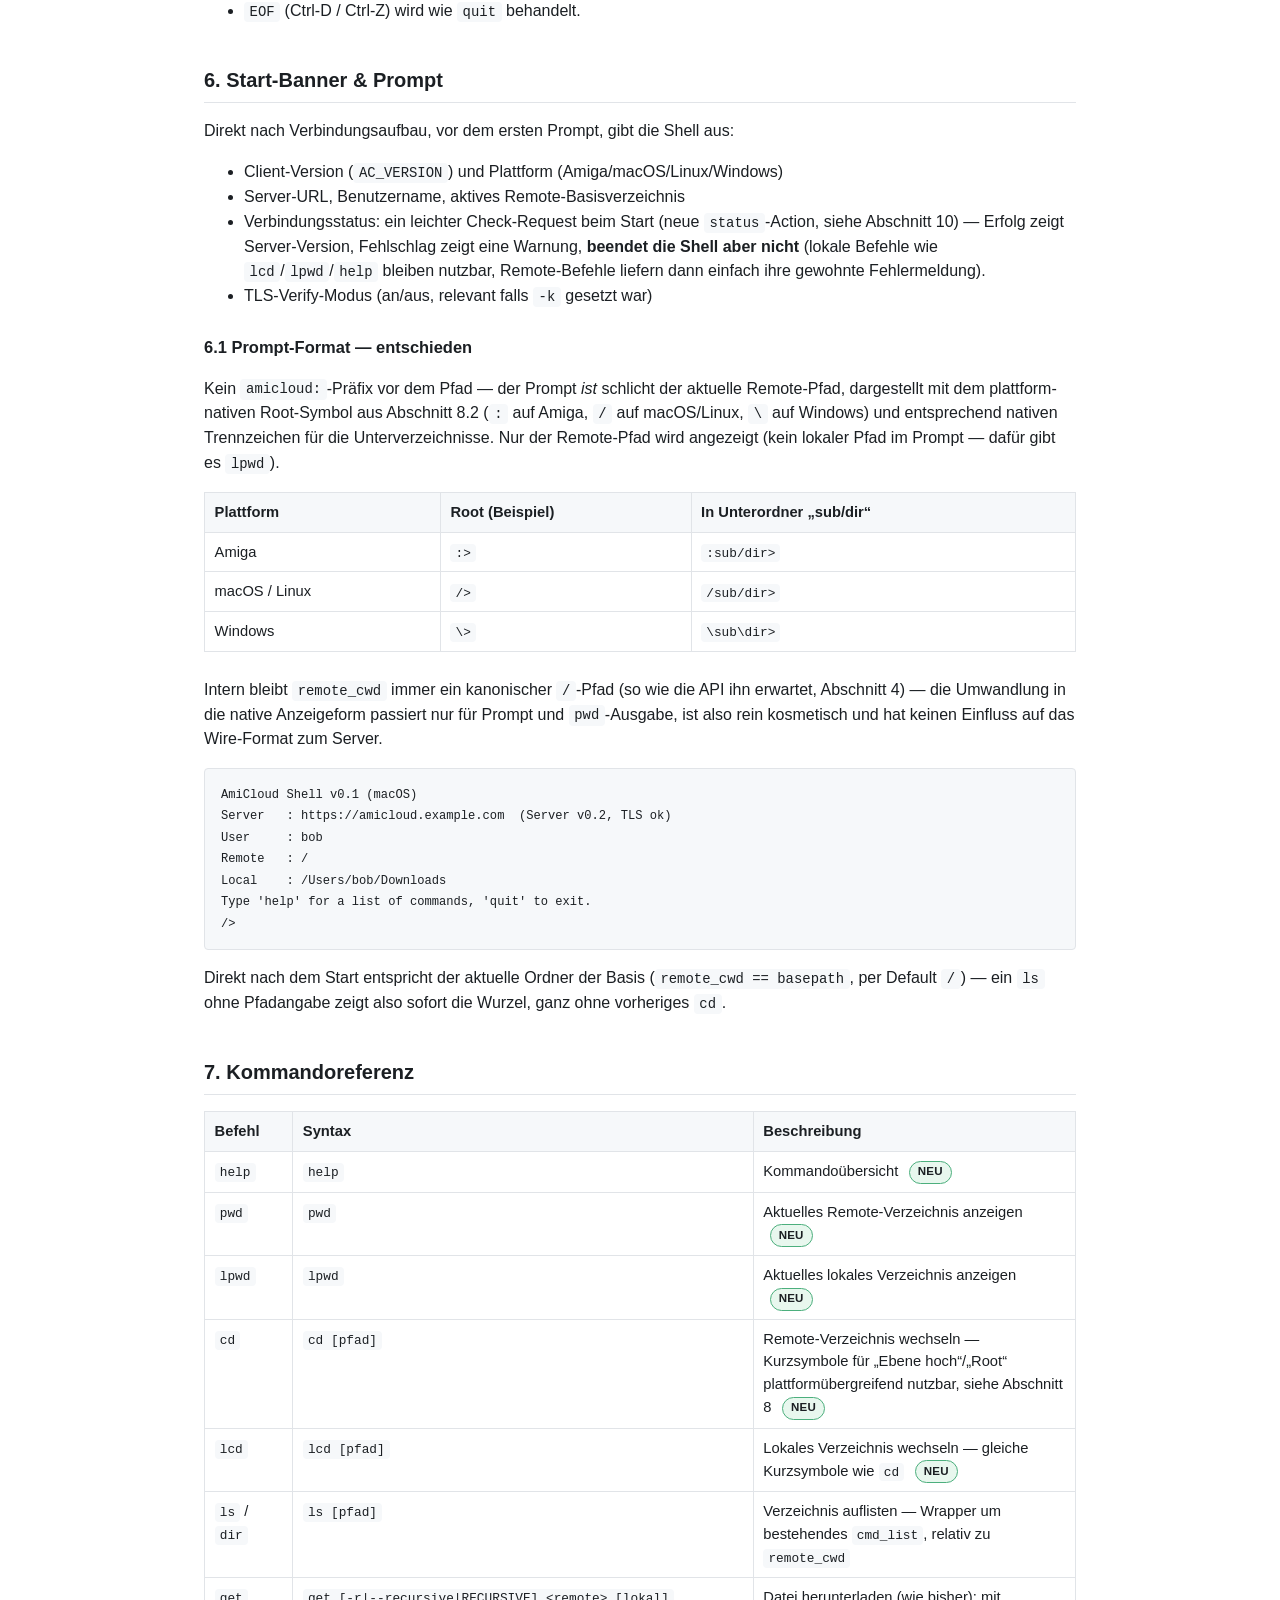
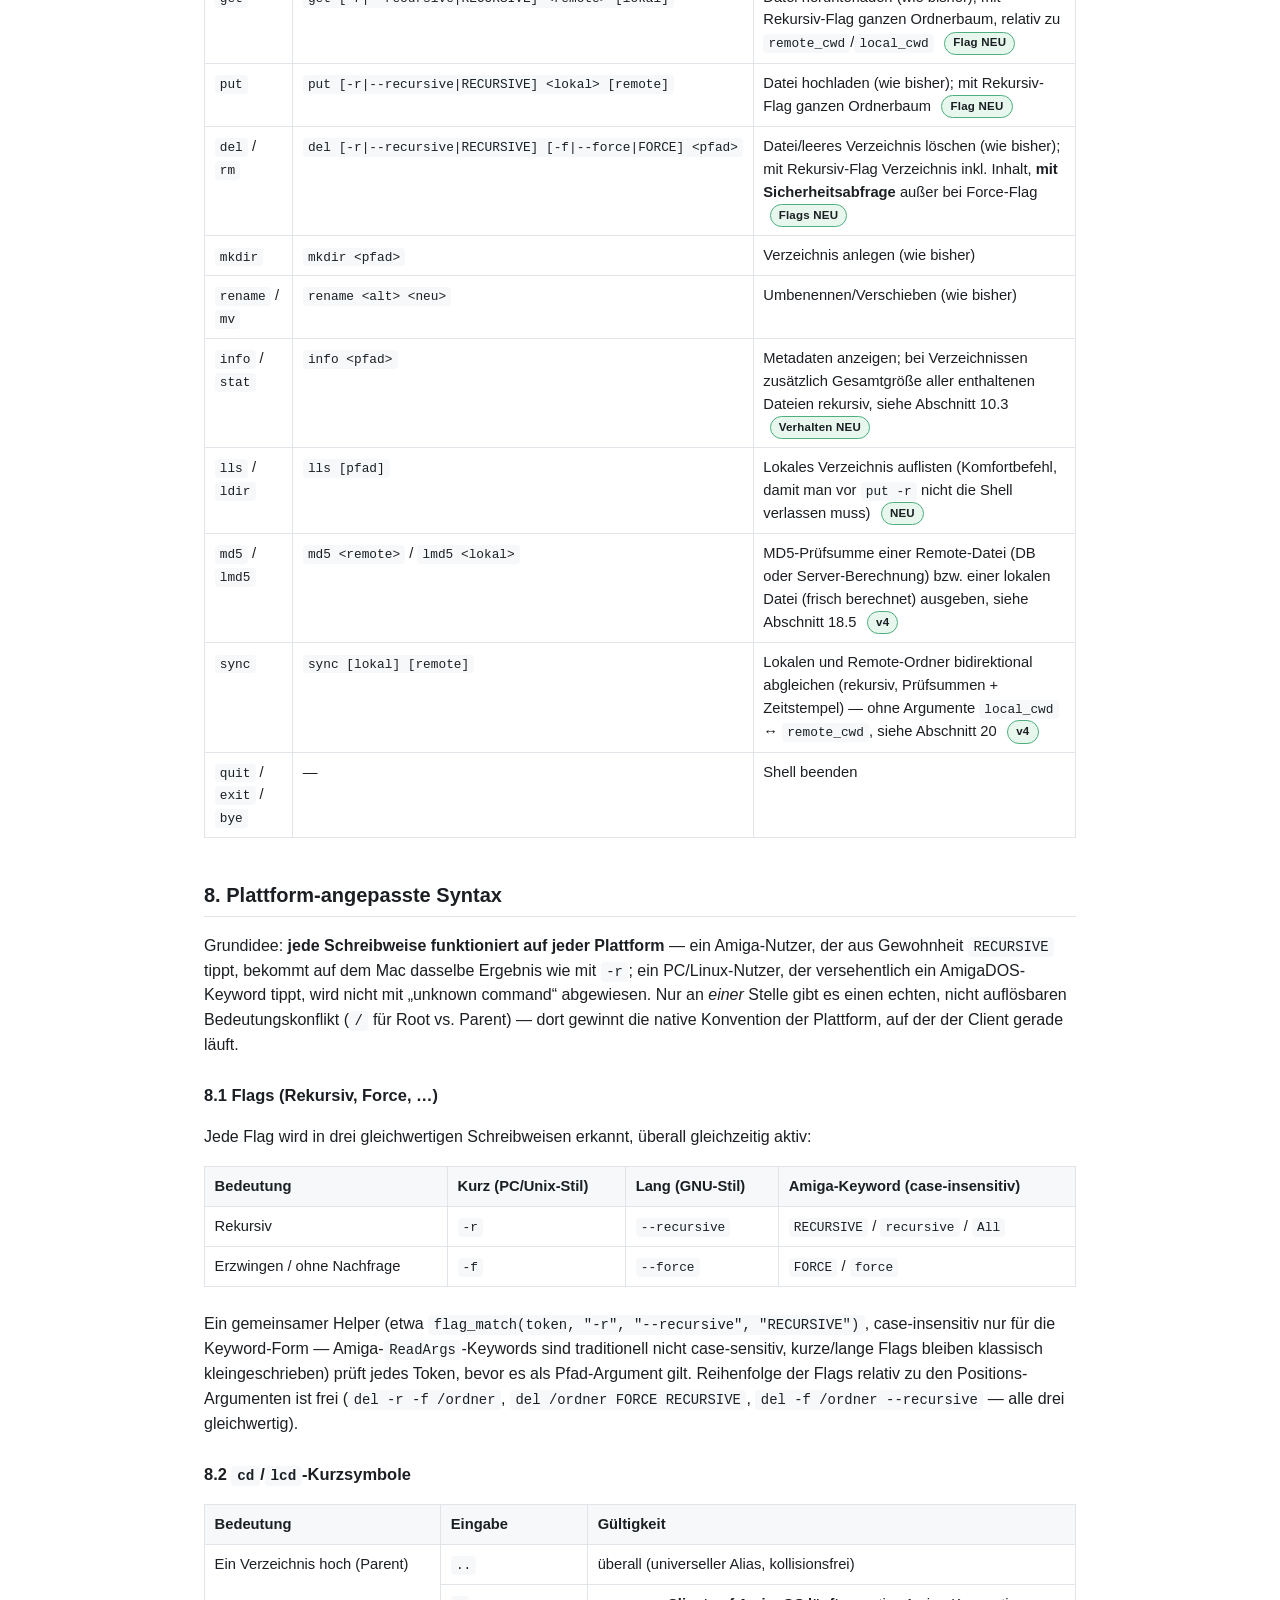
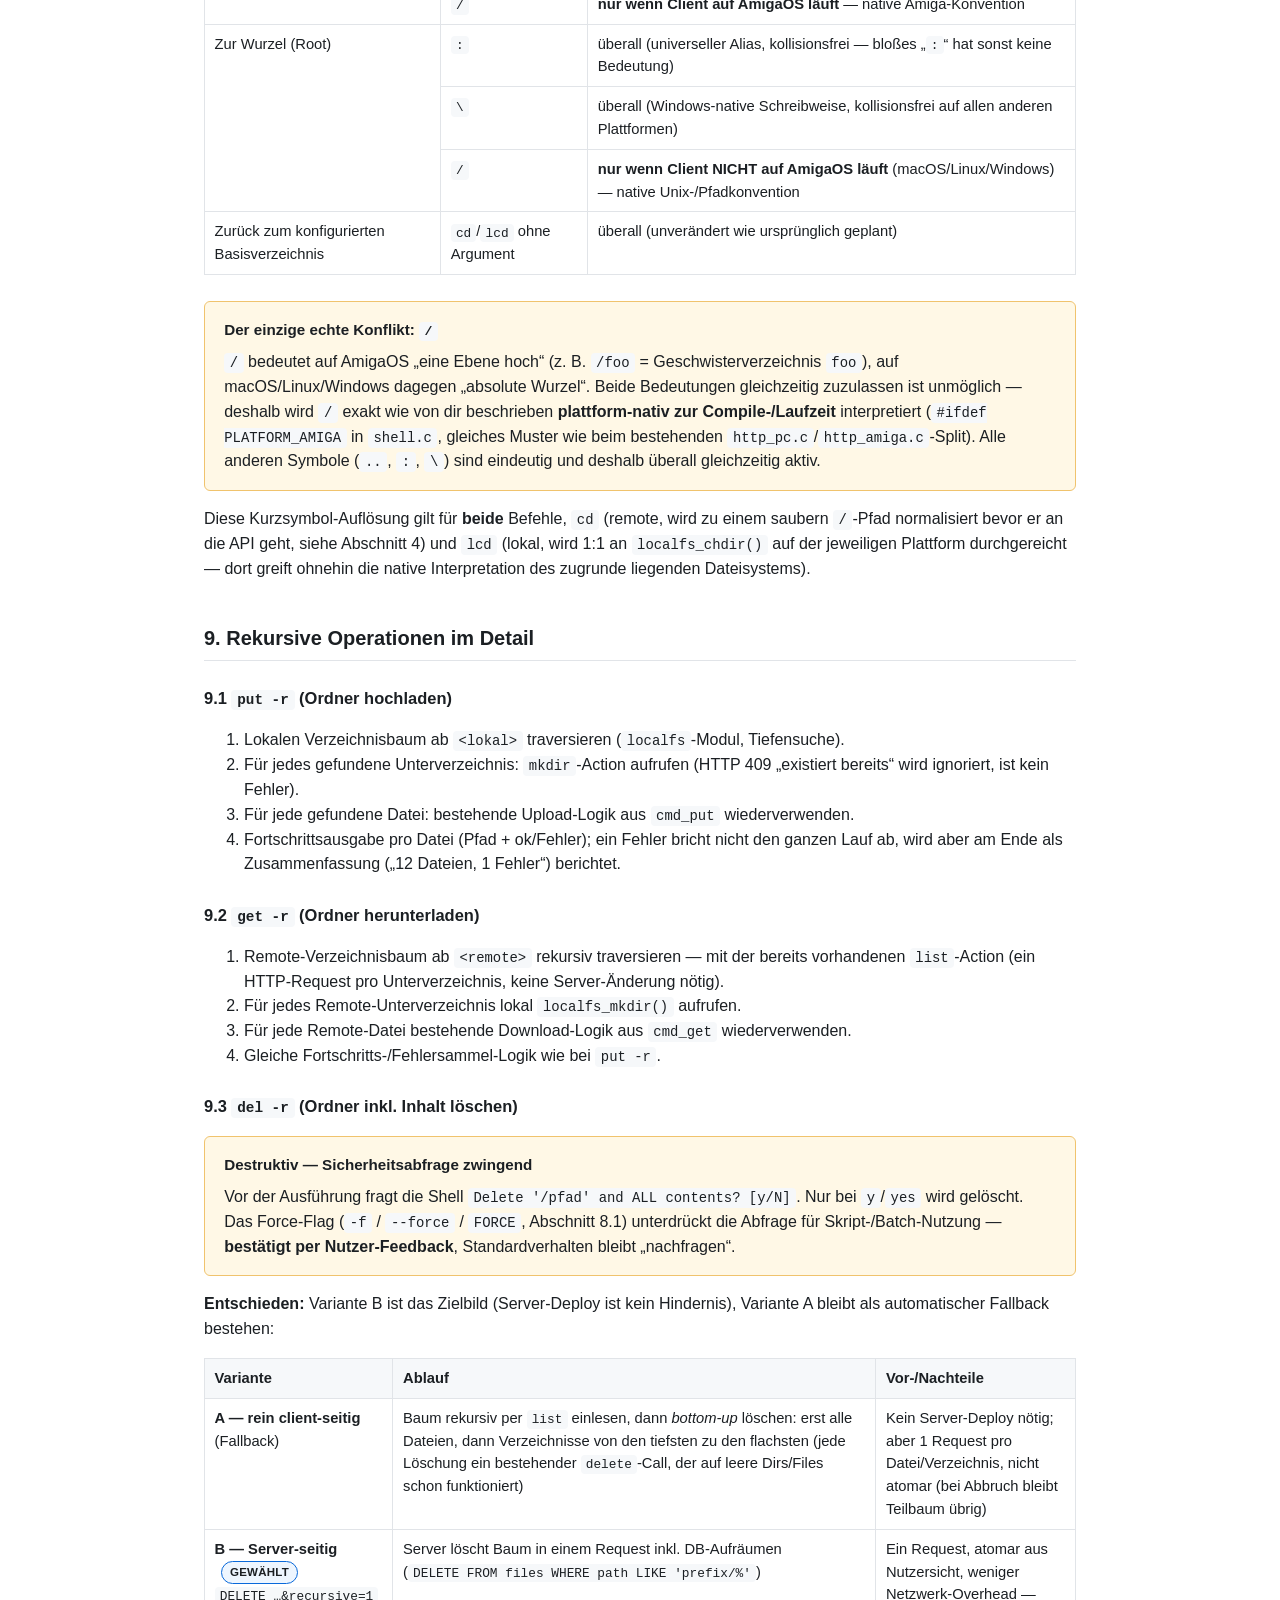
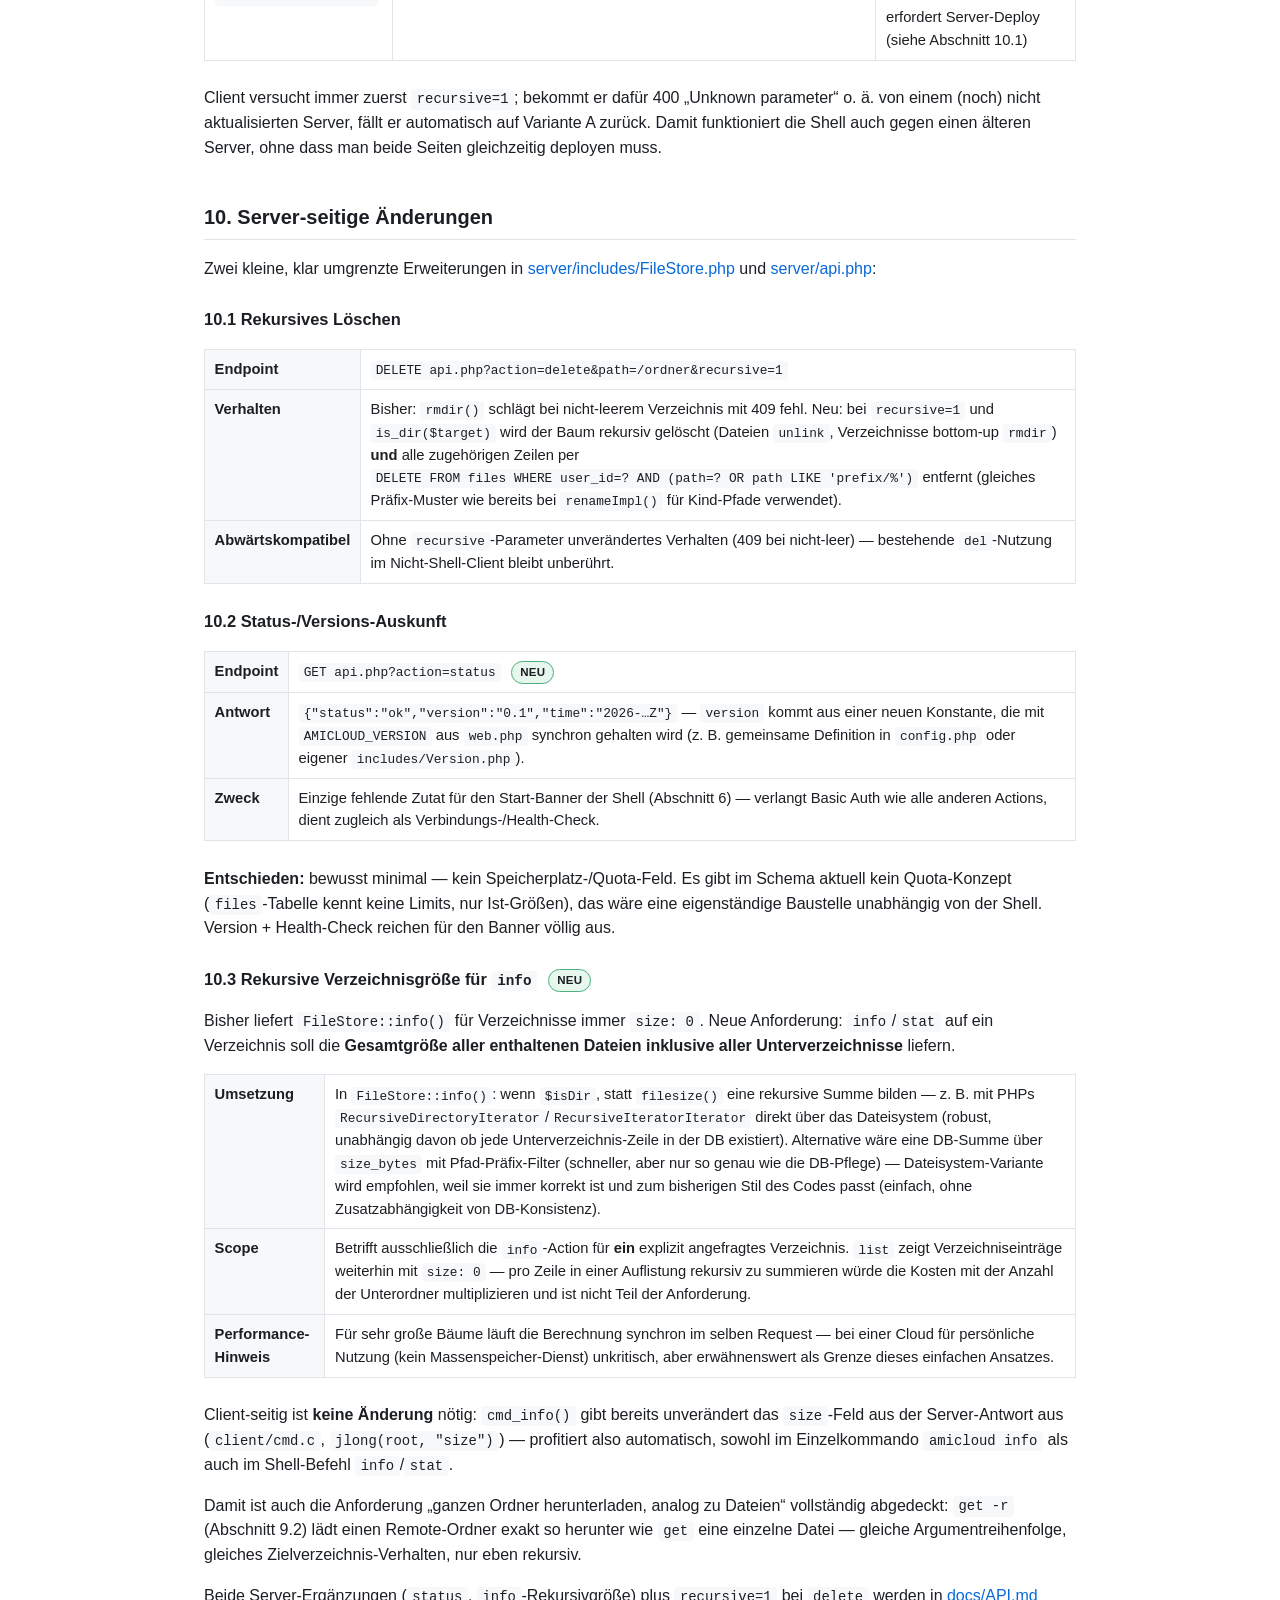
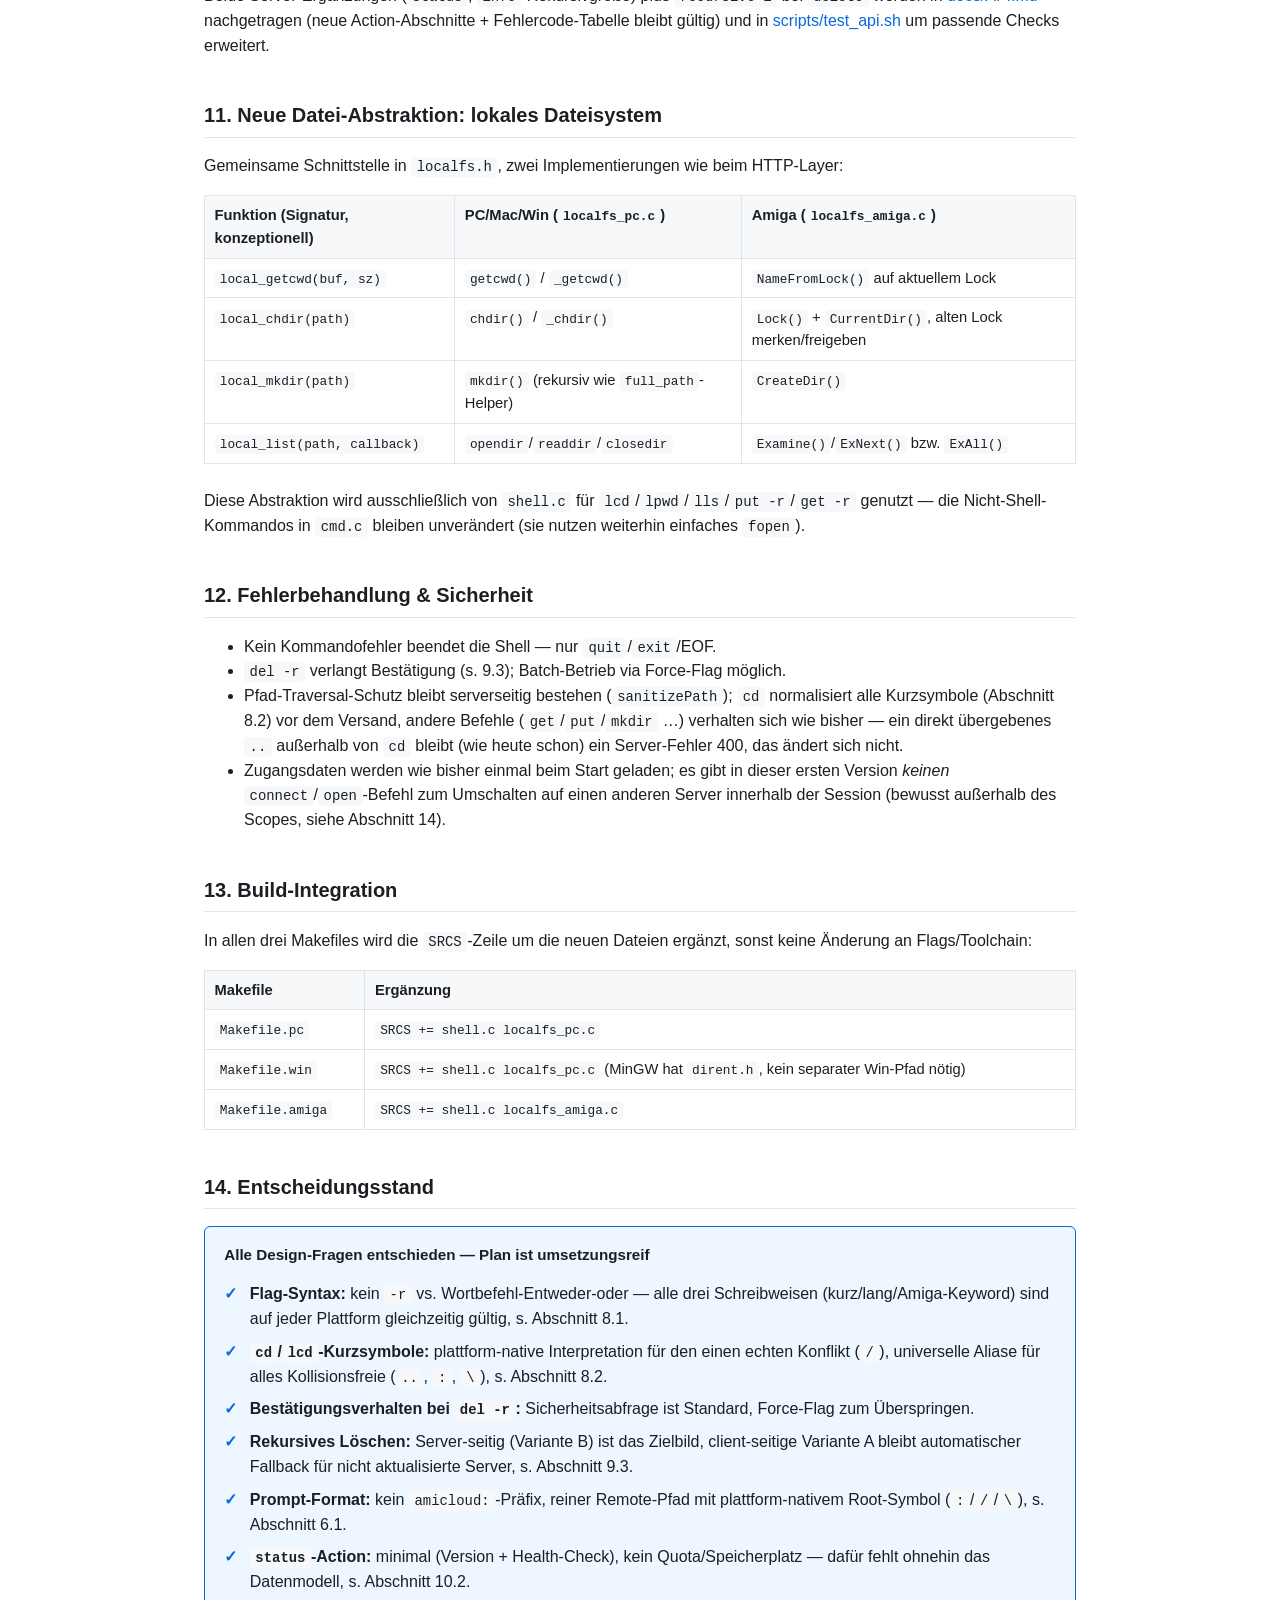
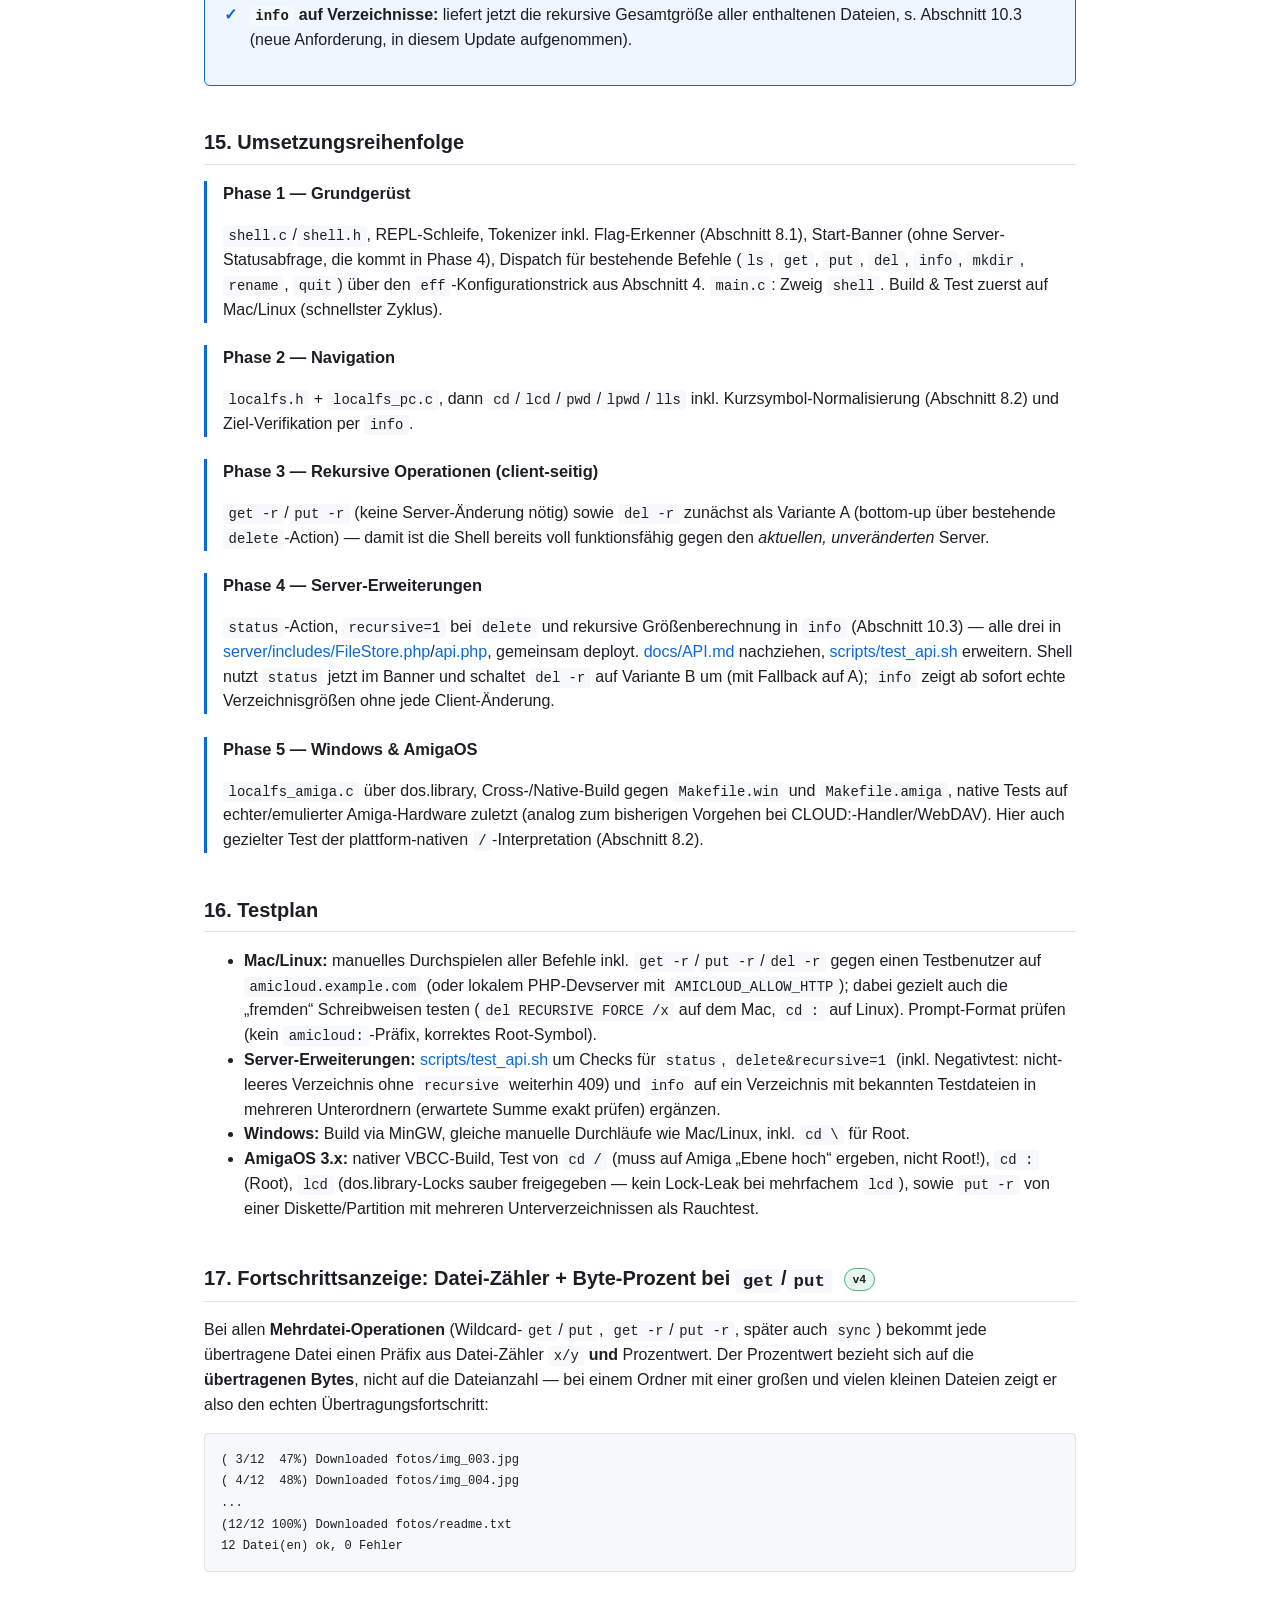
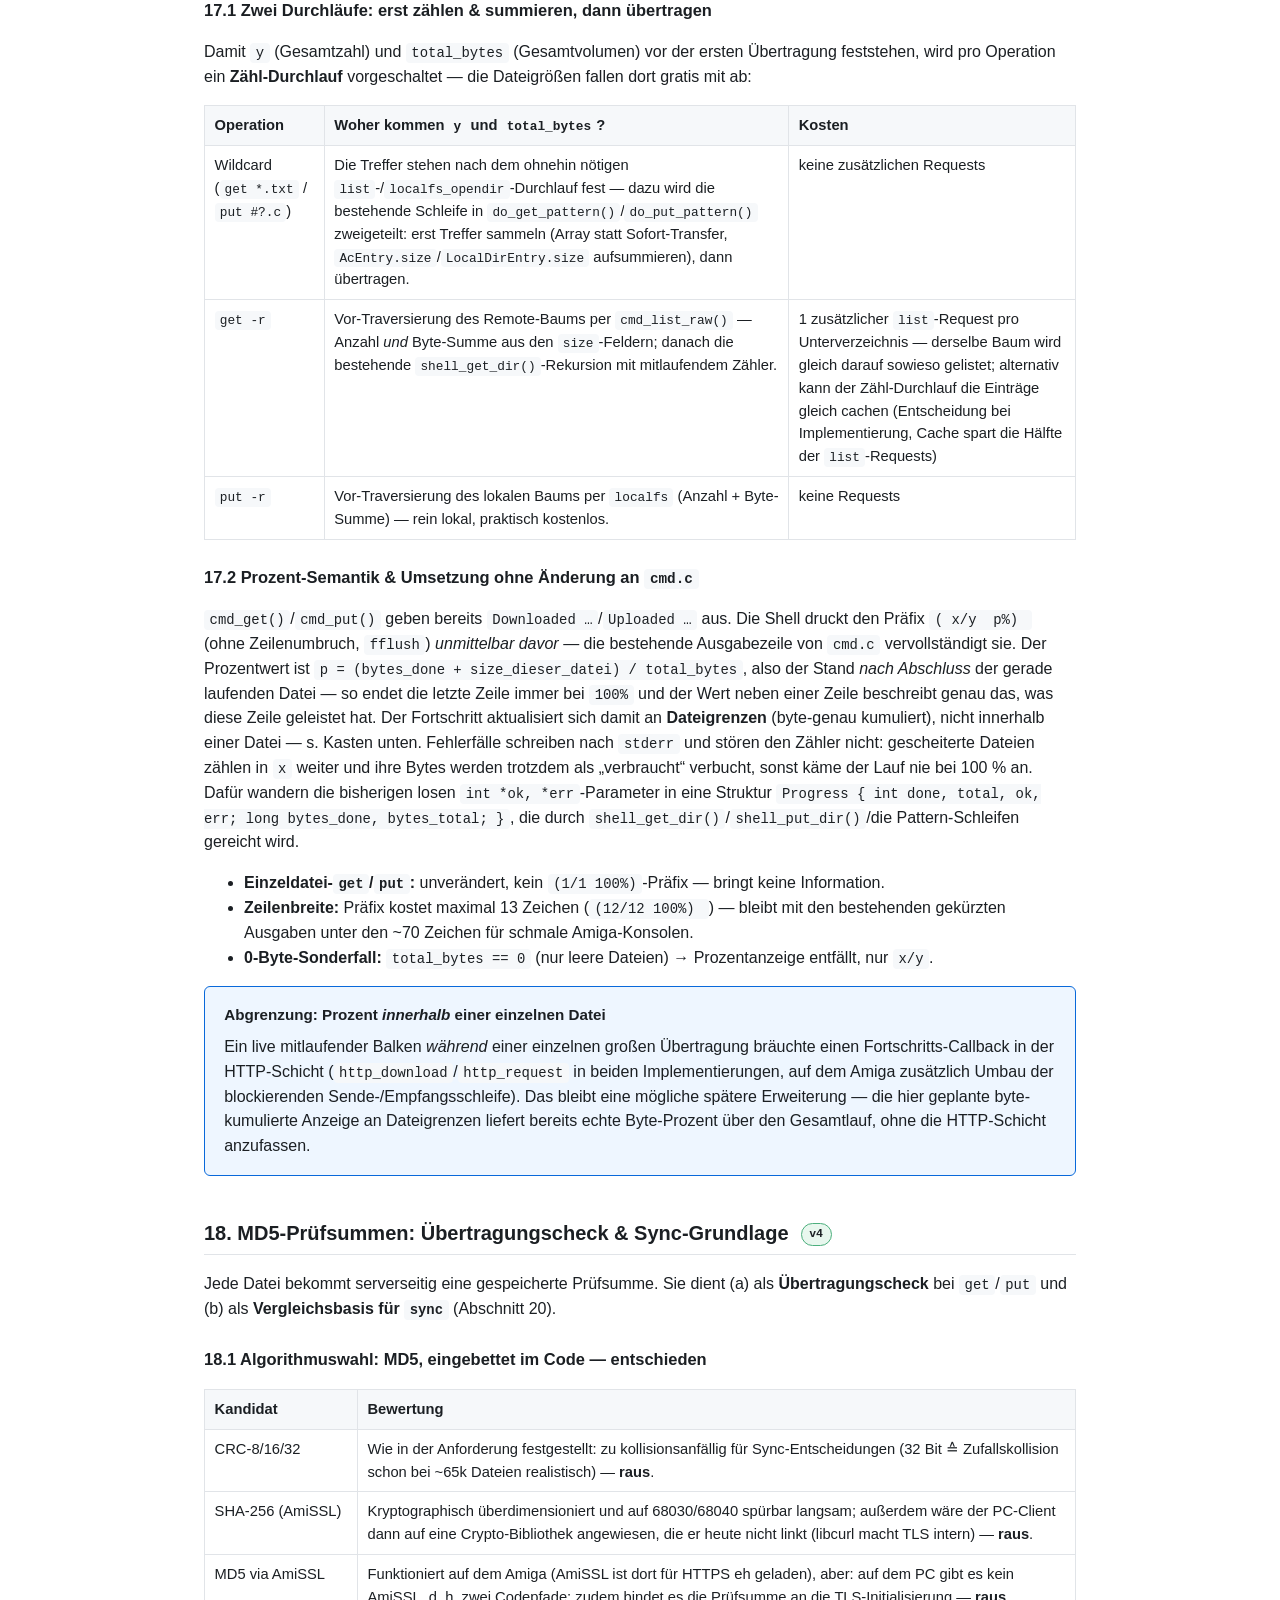
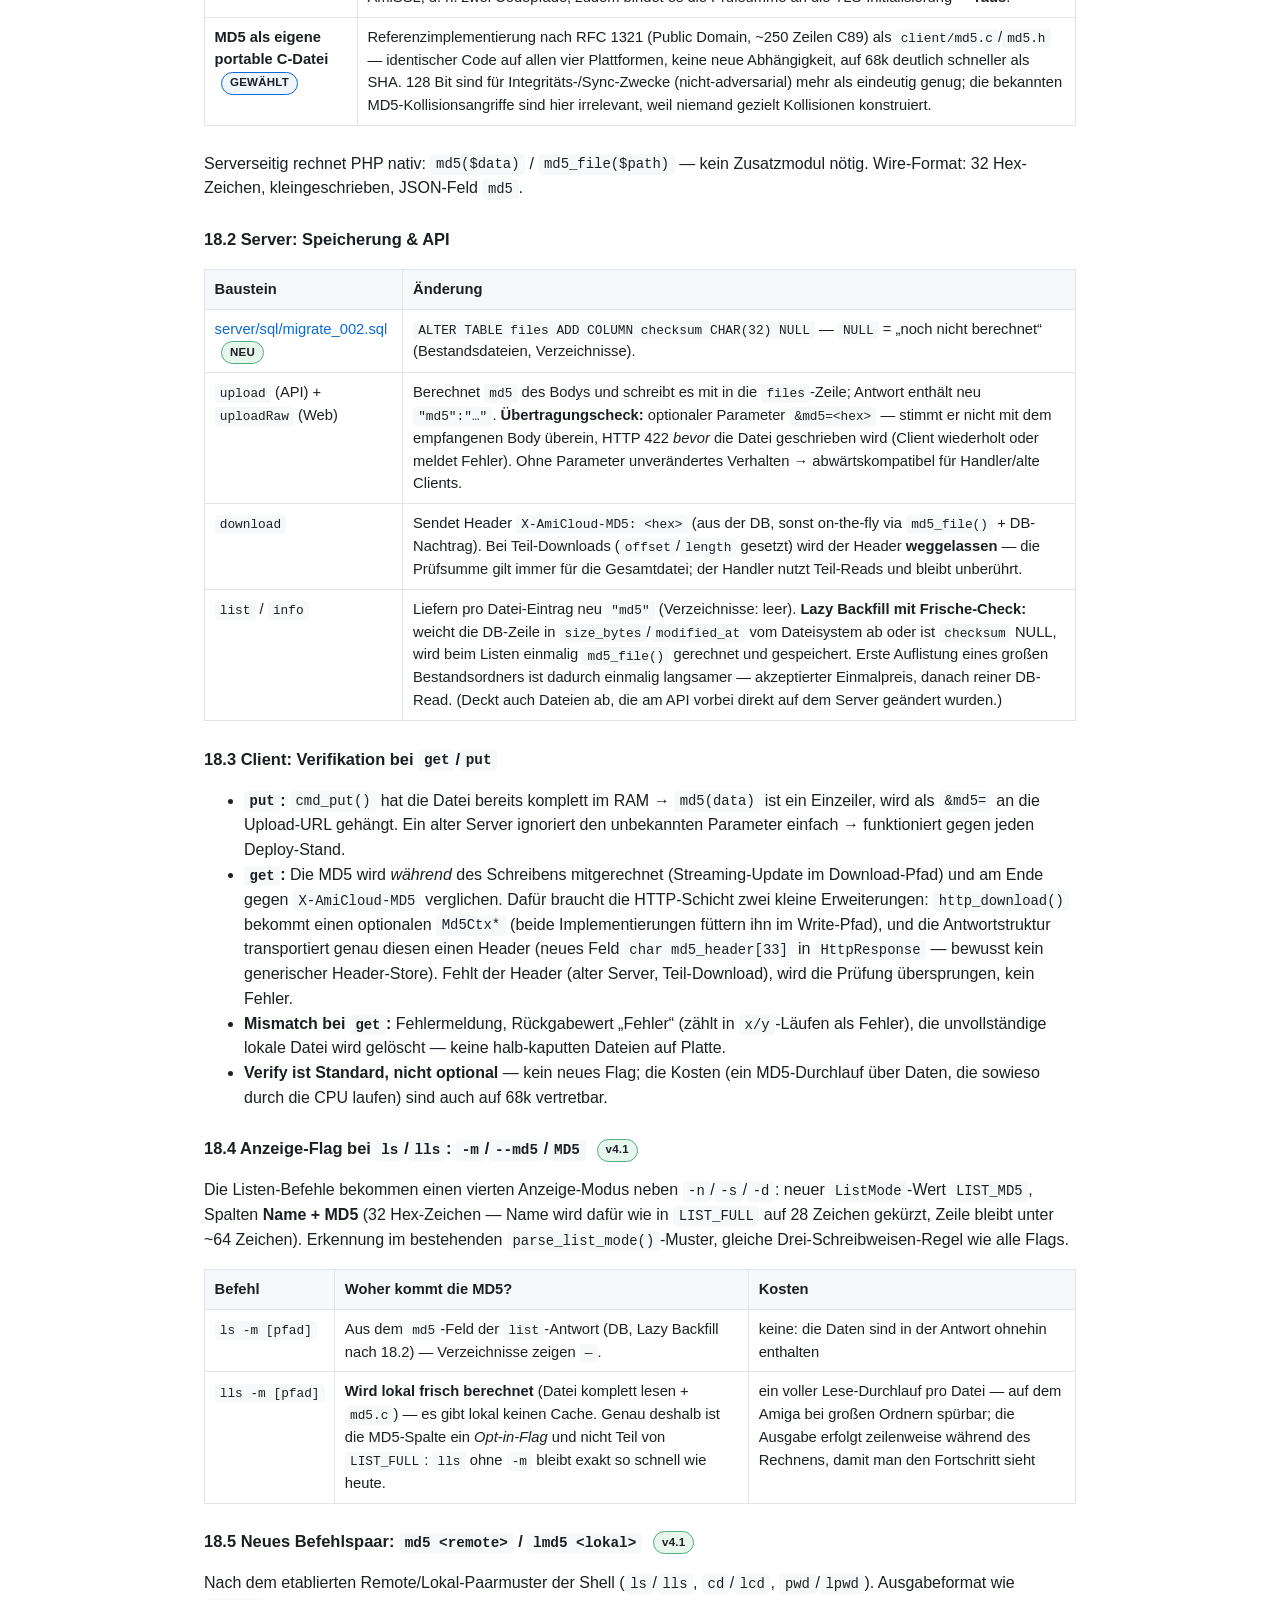
<file: docs/design/interactive-shell-plan.html>
<!DOCTYPE html>
<html lang="de">
<head>
<meta charset="UTF-8">
<title>AmiCloud — Plan: Interaktive Client-Shell</title>
<style>
  :root {
    --bg: #ffffff; --fg: #1b1f23; --muted: #5b6570; --border: #e1e4e8;
    --code-bg: #f6f8fa; --accent: #0969da; --accent-bg: #eef6ff;
    --warn-bg: #fff8e6; --warn-border: #f0c36d;
    --new-bg: #e8f7ee; --new-border: #4caf7d;
    --done-bg: #eef6ff; --done-border: #0969da;
    --table-head: #f6f8fa;
  }
  @media (prefers-color-scheme: dark) {
    :root {
      --bg: #0d1117; --fg: #e6edf3; --muted: #9198a1; --border: #30363d;
      --code-bg: #161b22; --accent: #4da3ff; --accent-bg: #10233b;
      --warn-bg: #2b2410; --warn-border: #7a5d1f;
      --new-bg: #0f2a1c; --new-border: #2f7a52;
      --done-bg: #10233b; --done-border: #4da3ff;
      --table-head: #161b22;
    }
  }
  :root[data-theme="dark"] {
    --bg: #0d1117; --fg: #e6edf3; --muted: #9198a1; --border: #30363d;
    --code-bg: #161b22; --accent: #4da3ff; --accent-bg: #10233b;
    --warn-bg: #2b2410; --warn-border: #7a5d1f;
    --new-bg: #0f2a1c; --new-border: #2f7a52;
    --done-bg: #10233b; --done-border: #4da3ff;
    --table-head: #161b22;
  }
  :root[data-theme="light"] {
    --bg: #ffffff; --fg: #1b1f23; --muted: #5b6570; --border: #e1e4e8;
    --code-bg: #f6f8fa; --accent: #0969da; --accent-bg: #eef6ff;
    --warn-bg: #fff8e6; --warn-border: #f0c36d;
    --new-bg: #e8f7ee; --new-border: #4caf7d;
    --done-bg: #eef6ff; --done-border: #0969da;
    --table-head: #f6f8fa;
  }
  * { box-sizing: border-box; }
  body {
    background: var(--bg); color: var(--fg);
    font-family: -apple-system, "Segoe UI", Helvetica, Arial, sans-serif;
    line-height: 1.55; max-width: 920px; margin: 0 auto; padding: 2.5rem 1.5rem 5rem;
  }
  h1 { font-size: 1.7rem; margin-bottom: .2rem; }
  h1 + .subtitle { color: var(--muted); margin-top: 0; margin-bottom: 2rem; }
  h2 { font-size: 1.25rem; margin-top: 2.6rem; border-bottom: 1px solid var(--border); padding-bottom: .35rem; }
  h3 { font-size: 1.03rem; margin-top: 1.6rem; color: var(--fg); }
  p, li { color: var(--fg); }
  code, pre {
    font-family: "SF Mono", Menlo, Consolas, monospace; font-size: .87em;
    background: var(--code-bg); border-radius: 4px;
  }
  code { padding: .15em .4em; }
  pre { padding: .9rem 1rem; overflow-x: auto; border: 1px solid var(--border); }
  pre code { padding: 0; background: none; }
  table { width: 100%; border-collapse: collapse; margin: 1rem 0 1.6rem; font-size: .92rem; }
  th, td { text-align: left; padding: .5rem .6rem; border: 1px solid var(--border); vertical-align: top; }
  th { background: var(--table-head); font-weight: 600; }
  td code { white-space: nowrap; }
  .tag {
    display: inline-block; font-size: .72rem; font-weight: 600; letter-spacing: .02em;
    padding: .1rem .5rem; border-radius: 999px; margin-left: .4rem; vertical-align: middle;
  }
  .tag.new { background: var(--new-bg); border: 1px solid var(--new-border); color: var(--fg); }
  .tag.done { background: var(--done-bg); border: 1px solid var(--done-border); color: var(--fg); }
  .box {
    border: 1px solid var(--border); border-radius: 6px; padding: 1rem 1.2rem; margin: 1rem 0;
  }
  .box.warn { background: var(--warn-bg); border-color: var(--warn-border); }
  .box.info { background: var(--accent-bg); border-color: var(--accent); }
  .box.done { background: var(--done-bg); border-color: var(--done-border); }
  .box h4 { margin: 0 0 .5rem; font-size: .95rem; }
  ul.checklist { list-style: none; padding-left: 0; }
  ul.checklist li { padding-left: 1.6rem; position: relative; margin-bottom: .4rem; }
  ul.checklist li::before { content: "☐"; position: absolute; left: 0; color: var(--muted); }
  ul.resolved { list-style: none; padding-left: 0; }
  ul.resolved li { padding-left: 1.6rem; position: relative; margin-bottom: .5rem; }
  ul.resolved li::before { content: "✓"; position: absolute; left: 0; color: var(--accent); font-weight: 700; }
  .phase { border-left: 3px solid var(--accent); padding-left: 1rem; margin-bottom: 1.4rem; }
  .phase h3 { margin-top: 0; }
  .filepath { color: var(--accent); }
  footer { margin-top: 3.5rem; padding-top: 1rem; border-top: 1px solid var(--border); color: var(--muted); font-size: .82rem; }
  .toc { columns: 2; column-gap: 2rem; }
  .toc a { color: var(--accent); text-decoration: none; font-size: .9rem; }
  @media (max-width: 600px) { .toc { columns: 1; } }
  kbd {
    font-family: "SF Mono", Menlo, Consolas, monospace; font-size: .85em;
    background: var(--code-bg); border: 1px solid var(--border); border-radius: 4px;
    padding: .05em .4em;
  }
</style>
</head>
<body>

<h1>AmiCloud — Plan: Interaktive Client-Shell</h1>
<p class="subtitle">Entwurf für einen persistenten Shell-Modus im CLI-Client — Betrifft ausschließlich <code>client/</code> und (in Teilen) <code>server/</code>. Handler bleibt unangetastet.</p>

<div class="box info">
<h4>Status</h4>
<p style="margin:0 0 .6rem">v3: alle drei zuvor offenen Punkte entschieden (rekursives Löschen, Prompt-Format, <code>status</code>-Umfang) plus eine neue Anforderung aufgenommen — rekursive Verzeichnisgröße bei <code>info</code> (Abschnitt 10.3).</p>
<p style="margin:0"><strong>v4 <span class="tag done">IMPLEMENTIERT</span>:</strong> Die Abschnitte 1–22 sind jetzt <strong>vollständig implementiert</strong> und lokal end-to-end getestet (MariaDB + <code>php -S</code>, <code>scripts/test_api.sh</code> 35/35 Checks grün): Fortschrittsanzeige mit Byte-Prozent bei <code>get</code>/<code>put</code>/<code>sync</code> (17), MD5-Prüfsummen inkl. <code>&amp;md5=</code>-Verifikation, <code>X-AmiCloud-MD5</code>-Header, Lazy-Backfill, <code>ls -m</code>/<code>lls -m</code> und <code>md5</code>/<code>lmd5</code>-Befehl (18), UTC-<code>mtime</code>-Feld + Amiga-Zeitzonen-Config <code>gmt_offset</code>/<code>dst</code> (19), <code>sync</code>-Befehl mit Entscheidungsmatrix, Dry-Run-Flag und Konflikterkennung (20), <code>localfs_join()</code>/<code>localfs_mkdir_p()</code> für freie lokale Pfade (21) und Web-UI: Mehrfach-Upload + Prüfsummen-Spalte (22). Offen: Windows-Cross-Build und native AmigaOS-Tests (kein Zugriff auf echte/emulierte Amiga-Hardware in dieser Umgebung) sowie das Server-Deploy von <code>migrate_002.sql</code> auf <code>amicloud.example.com</code>.</p>
</div>

<div class="toc">
<a href="#ziel">1. Ziel &amp; Scope</a>
<a href="#architektur">2. Architektur-Überblick</a>
<a href="#start">3. Start &amp; Optionen</a>
<a href="#session">4. Session-State: Remote-/Local-CWD</a>
<a href="#loop">5. Eingabeschleife &amp; Parsing</a>
<a href="#banner">6. Start-Banner &amp; Prompt</a>
<a href="#befehle">7. Kommandoreferenz</a>
<a href="#syntax">8. Plattform-angepasste Syntax</a>
<a href="#rekursiv">9. Rekursive Operationen im Detail</a>
<a href="#server">10. Server-seitige Änderungen</a>
<a href="#localfs">11. Neue Datei-Abstraktion: lokales Dateisystem</a>
<a href="#fehler">12. Fehlerbehandlung &amp; Sicherheit</a>
<a href="#build">13. Build-Integration</a>
<a href="#offen">14. Entscheidungsstand</a>
<a href="#phasen">15. Umsetzungsreihenfolge</a>
<a href="#test">16. Testplan</a>
<a href="#fortschritt">17. Fortschritt x/y + Byte-% (v4)</a>
<a href="#checksum">18. MD5-Prüfsummen (v4)</a>
<a href="#utc">19. UTC &amp; Amiga-Zeit-Config (v4)</a>
<a href="#sync">20. sync-Befehl (v4)</a>
<a href="#lokalpfad">21. Freie lokale Pfade (v4)</a>
<a href="#webui">22. Web-UI: Multi-Upload &amp; MD5 (v4)</a>
<a href="#phasen4">23. Phasen &amp; Tests v4</a>
</div>

<h2 id="ziel">1. Ziel &amp; Scope</h2>
<p>
Aktuell startet <code>amicloud</code> für jede Aktion neu (Prozessstart → HTTP-Verbindung → Aktion → Exit). Für mehrere Operationen
in Folge (z.&nbsp;B. mehrere <code>get</code>/<code>put</code> im selben Verzeichnis) soll ein neuer Modus
<code>amicloud shell</code> eine interaktive REPL öffnen: einmal verbinden, dann beliebig viele Befehle eingeben,
bis <code>quit</code>/<code>exit</code>.
</p>
<ul>
<li><strong>Betroffen:</strong> nur <span class="filepath">client/</span>, optional kleine, klar umgrenzte Erweiterungen in <span class="filepath">server/</span> (für rekursives Löschen und eine Versions-/Status-Auskunft).</li>
<li><strong>Nicht betroffen:</strong> <span class="filepath">handler/</span> (bleibt wie er ist, auch wenn er nicht läuft), bestehende Makefiles werden nur um neue Quelldateien ergänzt — keine Flag-/Toolchain-Änderungen.</li>
<li><strong>Plattform-Pflicht:</strong> AmigaOS 3.x (VBCC), macOS, Linux, Windows — exakt die Plattformen, auf denen <code>client</code> heute schon baut.</li>
<li><strong>Syntax-Anspruch:</strong> jede Plattform soll sich „zuhause“ fühlen (Amiga-Wortkommandos, PC/Unix-Kurzflags) — <strong>aber alle Schreibweisen funktionieren auf jeder Plattform</strong>, siehe Abschnitt 8.</li>
<li><strong>Referenzen bei Bedarf:</strong> <span class="filepath">netinclude/</span>, <span class="filepath">include/</span>, <span class="filepath">Include_H/</span> für Amiga-Signaturen (dos.library für Verzeichnis-/CWD-Operationen).</li>
</ul>

<h2 id="architektur">2. Architektur-Überblick</h2>
<p>Bestehende Bausteine werden wiederverwendet, nicht verändert:</p>
<table>
<tr><th>Datei</th><th>Rolle</th><th>Änderung</th></tr>
<tr><td><code>cmd.c</code> / <code>cmd.h</code></td><td>Einzelaktionen (list/get/put/del/info/mkdir/rename) gegen die API</td><td>unverändert nutzbar; ggf. kleine neue Helper für rekursive Varianten</td></tr>
<tr><td><code>http_pc.c</code> / <code>http_amiga.c</code></td><td>Transport (libcurl / Amiga-Sockets+AmiSSL)</td><td>keine Änderung</td></tr>
<tr><td><code>config.c</code> / <code>config.h</code></td><td>Config-Datei &amp; CLI-Optionen laden</td><td>keine Änderung — Shell nutzt exakt dieselbe <code>AcConfig</code></td></tr>
<tr><td><code>main.c</code></td><td>Dispatch der Top-Level-Kommandos</td><td>ein neuer Zweig <code>if (strcmp(cmd,"shell")==0)</code></td></tr>
</table>
<p>Neu hinzu kommen:</p>
<table>
<tr><th>Neue Datei</th><th>Zweck</th></tr>
<tr><td><code>client/shell.c</code> / <code>shell.h</code> <span class="tag new">NEU</span></td><td>REPL-Schleife, Tokenizer, Flag-/Kurzsymbol-Erkennung (Abschnitt 8), Session-State (Remote-/Local-CWD), Kommando-Dispatch, Start-Banner, rekursive get/put/del-Orchestrierung</td></tr>
<tr><td><code>client/localfs_pc.c</code> <span class="tag new">NEU</span></td><td>Lokale Dateisystem-Operationen für macOS/Linux/Windows (chdir, getcwd, mkdir, Verzeichnis-Traversal) — analog zum bestehenden <code>http_pc.c</code>/<code>http_amiga.c</code>-Split</td></tr>
<tr><td><code>client/localfs_amiga.c</code> <span class="tag new">NEU</span></td><td>Dieselbe Schnittstelle über dos.library (<code>Lock</code>/<code>CurrentDir</code>/<code>Examine</code>/<code>ExNext</code>/<code>CreateDir</code>)</td></tr>
<tr><td><code>client/localfs.h</code> <span class="tag new">NEU</span></td><td>Gemeinsame Schnittstelle beider Implementierungen</td></tr>
</table>
<p>
Der Grund für das eigene <code>localfs</code>-Modul: <code>opendir</code>/<code>readdir</code>/<code>chdir</code> existieren so auf AmigaOS/VBCC nicht
(dort läuft alles über dos.library-Locks), während PC/Mac/Win POSIX-<code>dirent.h</code> bzw. MinGW-Äquivalente nutzen können.
Genau dieses Muster gibt es im Projekt schon für HTTP (<code>http_pc.c</code> vs. <code>http_amiga.c</code>) — die Shell übernimmt es 1:1 für Dateisystemzugriffe.
</p>

<h2 id="start">3. Start &amp; Optionen</h2>
<p>Die Shell wird wie jedes andere Kommando aufgerufen und akzeptiert <strong>dieselben Optionen wie <code>client</code></strong> heute:</p>
<pre><code>amicloud [-s server] [-u user] [-p pass] [-d basepath] [-c cfgfile] [-k] [-v] shell</code></pre>
<p>
Konfiguration wird exakt wie bisher geladen (<code>config_load</code> → <code>config_merge</code>), inklusive Config-Datei-Fallback
(<code>~/.amicloudrc</code> / <code>ENV:amicloud.cfg</code>). Fehlt Server/User/Passwort, bricht der Start wie gewohnt mit Usage-Hinweis ab —
die Shell wird also nie ohne gültige Zugangsdaten geöffnet.
</p>
<p><em>Hinweis:</em> Die Startoptionen (<code>-s</code>/<code>-u</code>/<code>-p</code>/…) bleiben bewusst bei der bestehenden Kurzflag-Syntax — sie werden vom Betriebssystem-Kommandozeilen-Parser <em>vor</em> dem Shell-Start verarbeitet (identisch zu allen anderen Kommandos wie <code>list</code>/<code>get</code>). Die in Abschnitt 8 beschriebene Mehrfach-Syntax betrifft ausschließlich Befehle <em>innerhalb</em> der Shell.</p>

<h2 id="session">4. Session-State: Remote-/Local-CWD</h2>
<p>
Wichtigste Design-Entscheidung, um <code>cmd.c</code> unverändert wiederverwenden zu können:
</p>
<div class="box">
<p style="margin:0 0 .6rem">Die Shell hält eine <strong>Kopie</strong> der geladenen <code>AcConfig</code> (<code>base_cfg</code>) plus einen zusätzlichen String <code>remote_cwd[AC_MAX_PATH]</code>, initialisiert mit <code>base_cfg.basepath</code>.</p>
<p style="margin:0">Vor jedem Remote-Befehl wird eine flache Kopie <code>eff = base_cfg</code> erzeugt, deren <code>basepath</code> auf <code>remote_cwd</code> gesetzt wird — anschließend ruft die Shell <code>cmd_list()</code>/<code>cmd_get()</code>/… unverändert mit <code>&amp;eff</code> auf. So bleibt <code>cmd.c</code> komplett unangetastet.</p>
</div>
<p>Analog für lokal: <code>local_cwd</code> wird beim Start per <code>localfs_getcwd()</code> ermittelt (Startverzeichnis des Prozesses) und über <code>lcd</code> verändert.</p>
<p><strong>Pfad-Normalisierung:</strong> Der Server lehnt <code>..</code> im Pfad mit HTTP 400 ab (<code>sanitizePath()</code> in <code>server/includes/FileStore.php</code>).
<code>cd</code> muss alle in Abschnitt 8 definierten Kurzsymbole (Parent-/Root-Marker, gleich welcher Schreibweise) deshalb <em>client-seitig</em> auf <code>remote_cwd</code> auflösen, bevor der resultierende, saubere <code>/</code>-Pfad an den Server geschickt wird.
Danach wird das Ziel per <code>info</code>-Aufruf verifiziert (muss existieren und <code>type=dir</code> sein) — erst dann wird <code>remote_cwd</code> aktualisiert. Schlägt die Prüfung fehl, bleibt der alte Stand erhalten und es gibt eine Fehlermeldung, kein Shell-Abbruch.</p>

<h2 id="loop">5. Eingabeschleife &amp; Parsing</h2>
<ul>
<li>Zeilenweises Lesen über <code>fgets(stdin)</code> — <strong>bewusst kein readline/libedit</strong>, da das auf AmigaOS/VBCC nicht portabel verfügbar ist. Grundlegende Zeilenbearbeitung (Backspace, Cursor) liefert die jeweilige Konsole (CLI-Shell auf Amiga, Terminal auf Unix, Konsole auf Windows) ohnehin bereits.</li>
<li>Ein einfacher, quotation-fähiger Tokenizer (Leerzeichen trennen Argumente, <code>"..."</code> erlaubt Pfade/Dateinamen mit Leerzeichen — auf Amiga durchaus üblich).</li>
<li>Jedes Token wird zusätzlich durch den in Abschnitt 8 beschriebenen Flag-Erkenner geprüft (kurz/lang/Amiga-Wort), bevor der Rest als Positions-Argument (Pfad) gewertet wird.</li>
<li>Leere Zeile → erneut Prompt, kein Fehler.</li>
<li>Kommando nicht erkannt → Fehlermeldung + Hinweis auf <code>help</code>, Shell läuft weiter.</li>
<li><code>EOF</code> (Ctrl-D / Ctrl-Z) wird wie <code>quit</code> behandelt.</li>
</ul>

<h2 id="banner">6. Start-Banner &amp; Prompt</h2>
<p>Direkt nach Verbindungsaufbau, vor dem ersten Prompt, gibt die Shell aus:</p>
<ul>
<li>Client-Version (<code>AC_VERSION</code>) und Plattform (Amiga/macOS/Linux/Windows)</li>
<li>Server-URL, Benutzername, aktives Remote-Basisverzeichnis</li>
<li>Verbindungsstatus: ein leichter Check-Request beim Start (neue <code>status</code>-Action, siehe Abschnitt 10) — Erfolg zeigt Server-Version, Fehlschlag zeigt eine Warnung, <strong>beendet die Shell aber nicht</strong> (lokale Befehle wie <code>lcd</code>/<code>lpwd</code>/<code>help</code> bleiben nutzbar, Remote-Befehle liefern dann einfach ihre gewohnte Fehlermeldung).</li>
<li>TLS-Verify-Modus (an/aus, relevant falls <code>-k</code> gesetzt war)</li>
</ul>

<h3>6.1 Prompt-Format — entschieden</h3>
<p>
Kein <code>amicloud:</code>-Präfix vor dem Pfad — der Prompt <em>ist</em> schlicht der aktuelle Remote-Pfad, dargestellt mit dem
plattform-nativen Root-Symbol aus Abschnitt 8.2 (<code>:</code> auf Amiga, <code>/</code> auf macOS/Linux, <code>\</code> auf Windows)
und entsprechend nativen Trennzeichen für die Unterverzeichnisse. Nur der Remote-Pfad wird angezeigt (kein lokaler Pfad im Prompt —
dafür gibt es <code>lpwd</code>).
</p>
<table>
<tr><th>Plattform</th><th>Root (Beispiel)</th><th>In Unterordner „sub/dir“</th></tr>
<tr><td>Amiga</td><td><code>:&gt; </code></td><td><code>:sub/dir&gt; </code></td></tr>
<tr><td>macOS / Linux</td><td><code>/&gt; </code></td><td><code>/sub/dir&gt; </code></td></tr>
<tr><td>Windows</td><td><code>\&gt; </code></td><td><code>\sub\dir&gt; </code></td></tr>
</table>
<p>
Intern bleibt <code>remote_cwd</code> immer ein kanonischer <code>/</code>-Pfad (so wie die API ihn erwartet, Abschnitt 4) — die
Umwandlung in die native Anzeigeform passiert nur für Prompt und <code>pwd</code>-Ausgabe, ist also rein kosmetisch und hat keinen
Einfluss auf das Wire-Format zum Server.
</p>
<pre><code>AmiCloud Shell v0.1 (macOS)
Server   : https://amicloud.example.com  (Server v0.2, TLS ok)
User     : bob
Remote   : /
Local    : /Users/bob/Downloads
Type 'help' for a list of commands, 'quit' to exit.
/&gt; </code></pre>
<p>Direkt nach dem Start entspricht der aktuelle Ordner der Basis (<code>remote_cwd == basepath</code>, per Default <code>/</code>) —
ein <code>ls</code> ohne Pfadangabe zeigt also sofort die Wurzel, ganz ohne vorheriges <code>cd</code>.</p>

<h2 id="befehle">7. Kommandoreferenz</h2>
<table>
<tr><th>Befehl</th><th>Syntax</th><th>Beschreibung</th></tr>
<tr><td><code>help</code></td><td><code>help</code></td><td>Kommandoübersicht <span class="tag new">NEU</span></td></tr>
<tr><td><code>pwd</code></td><td><code>pwd</code></td><td>Aktuelles Remote-Verzeichnis anzeigen <span class="tag new">NEU</span></td></tr>
<tr><td><code>lpwd</code></td><td><code>lpwd</code></td><td>Aktuelles lokales Verzeichnis anzeigen <span class="tag new">NEU</span></td></tr>
<tr><td><code>cd</code></td><td><code>cd [pfad]</code></td><td>Remote-Verzeichnis wechseln — Kurzsymbole für „Ebene hoch“/„Root“ plattformübergreifend nutzbar, siehe Abschnitt 8 <span class="tag new">NEU</span></td></tr>
<tr><td><code>lcd</code></td><td><code>lcd [pfad]</code></td><td>Lokales Verzeichnis wechseln — gleiche Kurzsymbole wie <code>cd</code> <span class="tag new">NEU</span></td></tr>
<tr><td><code>ls</code> / <code>dir</code></td><td><code>ls [pfad]</code></td><td>Verzeichnis auflisten — Wrapper um bestehendes <code>cmd_list</code>, relativ zu <code>remote_cwd</code></td></tr>
<tr><td><code>get</code></td><td><code>get [-r|--recursive|RECURSIVE] &lt;remote&gt; [lokal]</code></td><td>Datei herunterladen (wie bisher); mit Rekursiv-Flag ganzen Ordnerbaum, relativ zu <code>remote_cwd</code>/<code>local_cwd</code> <span class="tag new">Flag NEU</span></td></tr>
<tr><td><code>put</code></td><td><code>put [-r|--recursive|RECURSIVE] &lt;lokal&gt; [remote]</code></td><td>Datei hochladen (wie bisher); mit Rekursiv-Flag ganzen Ordnerbaum <span class="tag new">Flag NEU</span></td></tr>
<tr><td><code>del</code> / <code>rm</code></td><td><code>del [-r|--recursive|RECURSIVE] [-f|--force|FORCE] &lt;pfad&gt;</code></td><td>Datei/leeres Verzeichnis löschen (wie bisher); mit Rekursiv-Flag Verzeichnis inkl. Inhalt, <strong>mit Sicherheitsabfrage</strong> außer bei Force-Flag <span class="tag new">Flags NEU</span></td></tr>
<tr><td><code>mkdir</code></td><td><code>mkdir &lt;pfad&gt;</code></td><td>Verzeichnis anlegen (wie bisher)</td></tr>
<tr><td><code>rename</code> / <code>mv</code></td><td><code>rename &lt;alt&gt; &lt;neu&gt;</code></td><td>Umbenennen/Verschieben (wie bisher)</td></tr>
<tr><td><code>info</code> / <code>stat</code></td><td><code>info &lt;pfad&gt;</code></td><td>Metadaten anzeigen; bei Verzeichnissen zusätzlich Gesamtgröße aller enthaltenen Dateien rekursiv, siehe Abschnitt 10.3 <span class="tag new">Verhalten NEU</span></td></tr>
<tr><td><code>lls</code> / <code>ldir</code></td><td><code>lls [pfad]</code></td><td>Lokales Verzeichnis auflisten (Komfortbefehl, damit man vor <code>put -r</code> nicht die Shell verlassen muss) <span class="tag new">NEU</span></td></tr>
<tr><td><code>md5</code> / <code>lmd5</code></td><td><code>md5 &lt;remote&gt;</code> / <code>lmd5 &lt;lokal&gt;</code></td><td>MD5-Prüfsumme einer Remote-Datei (DB oder Server-Berechnung) bzw. einer lokalen Datei (frisch berechnet) ausgeben, siehe Abschnitt 18.5 <span class="tag new">v4</span></td></tr>
<tr><td><code>sync</code></td><td><code>sync [lokal] [remote]</code></td><td>Lokalen und Remote-Ordner bidirektional abgleichen (rekursiv, Prüfsummen + Zeitstempel) — ohne Argumente <code>local_cwd</code> ↔ <code>remote_cwd</code>, siehe Abschnitt 20 <span class="tag new">v4</span></td></tr>
<tr><td><code>quit</code> / <code>exit</code> / <code>bye</code></td><td>—</td><td>Shell beenden</td></tr>
</table>

<h2 id="syntax">8. Plattform-angepasste Syntax</h2>
<p>
Grundidee: <strong>jede Schreibweise funktioniert auf jeder Plattform</strong> — ein Amiga-Nutzer, der aus Gewohnheit <code>RECURSIVE</code>
tippt, bekommt auf dem Mac dasselbe Ergebnis wie mit <code>-r</code>; ein PC/Linux-Nutzer, der versehentlich ein AmigaDOS-Keyword tippt,
wird nicht mit „unknown command“ abgewiesen. Nur an <em>einer</em> Stelle gibt es einen echten, nicht auflösbaren Bedeutungskonflikt
(<code>/</code> für Root vs. Parent) — dort gewinnt die native Konvention der Plattform, auf der der Client gerade läuft.
</p>

<h3>8.1 Flags (Rekursiv, Force, …)</h3>
<p>Jede Flag wird in drei gleichwertigen Schreibweisen erkannt, überall gleichzeitig aktiv:</p>
<table>
<tr><th>Bedeutung</th><th>Kurz (PC/Unix-Stil)</th><th>Lang (GNU-Stil)</th><th>Amiga-Keyword (case-insensitiv)</th></tr>
<tr><td>Rekursiv</td><td><code>-r</code></td><td><code>--recursive</code></td><td><code>RECURSIVE</code> / <code>recursive</code> / <code>All</code></td></tr>
<tr><td>Erzwingen / ohne Nachfrage</td><td><code>-f</code></td><td><code>--force</code></td><td><code>FORCE</code> / <code>force</code></td></tr>
</table>
<p>
Ein gemeinsamer Helper (etwa <code>flag_match(token, "-r", "--recursive", "RECURSIVE")</code>, case-insensitiv nur für die
Keyword-Form — Amiga-<code>ReadArgs</code>-Keywords sind traditionell nicht case-sensitiv, kurze/lange Flags bleiben klassisch
kleingeschrieben) prüft jedes Token, bevor es als Pfad-Argument gilt. Reihenfolge der Flags relativ zu den Positions-Argumenten ist
frei (<code>del -r -f /ordner</code>, <code>del /ordner FORCE RECURSIVE</code>, <code>del -f /ordner --recursive</code> — alle drei
gleichwertig).
</p>

<h3>8.2 <code>cd</code>/<code>lcd</code>-Kurzsymbole</h3>
<table>
<tr><th>Bedeutung</th><th>Eingabe</th><th>Gültigkeit</th></tr>
<tr><td rowspan="2">Ein Verzeichnis hoch (Parent)</td>
    <td><code>..</code></td><td>überall (universeller Alias, kollisionsfrei)</td></tr>
<tr><td><code>/</code></td><td><strong>nur wenn Client auf AmigaOS läuft</strong> — native Amiga-Konvention</td></tr>
<tr><td rowspan="3">Zur Wurzel (Root)</td>
    <td><code>:</code></td><td>überall (universeller Alias, kollisionsfrei — bloßes „<code>:</code>“ hat sonst keine Bedeutung)</td></tr>
<tr><td><code>\</code></td><td>überall (Windows-native Schreibweise, kollisionsfrei auf allen anderen Plattformen)</td></tr>
<tr><td><code>/</code></td><td><strong>nur wenn Client NICHT auf AmigaOS läuft</strong> (macOS/Linux/Windows) — native Unix-/Pfadkonvention</td></tr>
<tr><td>Zurück zum konfigurierten Basisverzeichnis</td><td><code>cd</code>/<code>lcd</code> ohne Argument</td><td>überall (unverändert wie ursprünglich geplant)</td></tr>
</table>
<div class="box warn">
<h4>Der einzige echte Konflikt: <code>/</code></h4>
<p style="margin:0">
<code>/</code> bedeutet auf AmigaOS „eine Ebene hoch“ (z.&nbsp;B. <code>/foo</code> = Geschwisterverzeichnis <code>foo</code>), auf
macOS/Linux/Windows dagegen „absolute Wurzel“. Beide Bedeutungen gleichzeitig zuzulassen ist unmöglich — deshalb wird <code>/</code>
exakt wie von dir beschrieben <strong>plattform-nativ zur Compile-/Laufzeit</strong> interpretiert (<code>#ifdef PLATFORM_AMIGA</code> in
<code>shell.c</code>, gleiches Muster wie beim bestehenden <code>http_pc.c</code>/<code>http_amiga.c</code>-Split). Alle anderen Symbole
(<code>..</code>, <code>:</code>, <code>\</code>) sind eindeutig und deshalb überall gleichzeitig aktiv.
</p>
</div>
<p>
Diese Kurzsymbol-Auflösung gilt für <strong>beide</strong> Befehle, <code>cd</code> (remote, wird zu einem saubern <code>/</code>-Pfad
normalisiert bevor er an die API geht, siehe Abschnitt 4) und <code>lcd</code> (lokal, wird 1:1 an <code>localfs_chdir()</code> auf der
jeweiligen Plattform durchgereicht — dort greift ohnehin die native Interpretation des zugrunde liegenden Dateisystems).
</p>

<h2 id="rekursiv">9. Rekursive Operationen im Detail</h2>

<h3>9.1 <code>put -r</code> (Ordner hochladen)</h3>
<ol>
<li>Lokalen Verzeichnisbaum ab <code>&lt;lokal&gt;</code> traversieren (<code>localfs</code>-Modul, Tiefensuche).</li>
<li>Für jedes gefundene Unterverzeichnis: <code>mkdir</code>-Action aufrufen (HTTP 409 „existiert bereits“ wird ignoriert, ist kein Fehler).</li>
<li>Für jede gefundene Datei: bestehende Upload-Logik aus <code>cmd_put</code> wiederverwenden.</li>
<li>Fortschrittsausgabe pro Datei (Pfad + ok/Fehler); ein Fehler bricht nicht den ganzen Lauf ab, wird aber am Ende als Zusammenfassung („12 Dateien, 1 Fehler“) berichtet.</li>
</ol>

<h3>9.2 <code>get -r</code> (Ordner herunterladen)</h3>
<ol>
<li>Remote-Verzeichnisbaum ab <code>&lt;remote&gt;</code> rekursiv traversieren — mit der bereits vorhandenen <code>list</code>-Action (ein HTTP-Request pro Unterverzeichnis, keine Server-Änderung nötig).</li>
<li>Für jedes Remote-Unterverzeichnis lokal <code>localfs_mkdir()</code> aufrufen.</li>
<li>Für jede Remote-Datei bestehende Download-Logik aus <code>cmd_get</code> wiederverwenden.</li>
<li>Gleiche Fortschritts-/Fehlersammel-Logik wie bei <code>put -r</code>.</li>
</ol>

<h3>9.3 <code>del -r</code> (Ordner inkl. Inhalt löschen)</h3>
<div class="box warn">
<h4>Destruktiv — Sicherheitsabfrage zwingend</h4>
<p style="margin:0">Vor der Ausführung fragt die Shell <code>Delete '/pfad' and ALL contents? [y/N]</code>. Nur bei <code>y</code>/<code>yes</code> wird gelöscht. Das Force-Flag (<code>-f</code> / <code>--force</code> / <code>FORCE</code>, Abschnitt 8.1) unterdrückt die Abfrage für Skript-/Batch-Nutzung — <strong>bestätigt per Nutzer-Feedback</strong>, Standardverhalten bleibt „nachfragen“.</p>
</div>
<p><strong>Entschieden:</strong> Variante B ist das Zielbild (Server-Deploy ist kein Hindernis), Variante A bleibt als automatischer Fallback bestehen:</p>
<table>
<tr><th>Variante</th><th>Ablauf</th><th>Vor-/Nachteile</th></tr>
<tr><td><strong>A — rein client-seitig</strong><br>(Fallback)</td><td>Baum rekursiv per <code>list</code> einlesen, dann <em>bottom-up</em> löschen: erst alle Dateien, dann Verzeichnisse von den tiefsten zu den flachsten (jede Löschung ein bestehender <code>delete</code>-Call, der auf leere Dirs/Files schon funktioniert)</td><td>Kein Server-Deploy nötig; aber 1 Request pro Datei/Verzeichnis, nicht atomar (bei Abbruch bleibt Teilbaum übrig)</td></tr>
<tr><td><strong>B — Server-seitig</strong> <span class="tag done">GEWÄHLT</span><br><code>DELETE …&amp;recursive=1</code></td><td>Server löscht Baum in einem Request inkl. DB-Aufräumen (<code>DELETE FROM files WHERE path LIKE 'prefix/%'</code>)</td><td>Ein Request, atomar aus Nutzersicht, weniger Netzwerk-Overhead — erfordert Server-Deploy (siehe Abschnitt 10.1)</td></tr>
</table>
<p>Client versucht immer zuerst <code>recursive=1</code>; bekommt er dafür 400 „Unknown parameter“ o.&nbsp;ä. von einem (noch) nicht aktualisierten Server, fällt er automatisch auf Variante A zurück. Damit funktioniert die Shell auch gegen einen älteren Server, ohne dass man beide Seiten gleichzeitig deployen muss.</p>

<h2 id="server">10. Server-seitige Änderungen</h2>
<p>Zwei kleine, klar umgrenzte Erweiterungen in <span class="filepath">server/includes/FileStore.php</span> und <span class="filepath">server/api.php</span>:</p>

<h3>10.1 Rekursives Löschen</h3>
<table>
<tr><th>Endpoint</th><td><code>DELETE api.php?action=delete&amp;path=/ordner&amp;recursive=1</code></td></tr>
<tr><th>Verhalten</th><td>Bisher: <code>rmdir()</code> schlägt bei nicht-leerem Verzeichnis mit 409 fehl. Neu: bei <code>recursive=1</code> und <code>is_dir($target)</code> wird der Baum rekursiv gelöscht (Dateien <code>unlink</code>, Verzeichnisse bottom-up <code>rmdir</code>) <strong>und</strong> alle zugehörigen Zeilen per <code>DELETE FROM files WHERE user_id=? AND (path=? OR path LIKE 'prefix/%')</code> entfernt (gleiches Präfix-Muster wie bereits bei <code>renameImpl()</code> für Kind-Pfade verwendet).</td></tr>
<tr><th>Abwärtskompatibel</th><td>Ohne <code>recursive</code>-Parameter unverändertes Verhalten (409 bei nicht-leer) — bestehende <code>del</code>-Nutzung im Nicht-Shell-Client bleibt unberührt.</td></tr>
</table>

<h3>10.2 Status-/Versions-Auskunft</h3>
<table>
<tr><th>Endpoint</th><td><code>GET api.php?action=status</code> <span class="tag new">NEU</span></td></tr>
<tr><th>Antwort</th><td><code>{"status":"ok","version":"0.1","time":"2026-…Z"}</code> — <code>version</code> kommt aus einer neuen Konstante, die mit <code>AMICLOUD_VERSION</code> aus <code>web.php</code> synchron gehalten wird (z.&nbsp;B. gemeinsame Definition in <code>config.php</code> oder eigener <code>includes/Version.php</code>).</td></tr>
<tr><th>Zweck</th><td>Einzige fehlende Zutat für den Start-Banner der Shell (Abschnitt 6) — verlangt Basic Auth wie alle anderen Actions, dient zugleich als Verbindungs-/Health-Check.</td></tr>
</table>
<p><strong>Entschieden:</strong> bewusst minimal — kein Speicherplatz-/Quota-Feld. Es gibt im Schema aktuell kein Quota-Konzept
(<code>files</code>-Tabelle kennt keine Limits, nur Ist-Größen), das wäre eine eigenständige Baustelle unabhängig von der Shell. Version
+ Health-Check reichen für den Banner völlig aus.</p>

<h3>10.3 Rekursive Verzeichnisgröße für <code>info</code> <span class="tag new">NEU</span></h3>
<p>
Bisher liefert <code>FileStore::info()</code> für Verzeichnisse immer <code>size: 0</code>. Neue Anforderung: <code>info</code>/<code>stat</code>
auf ein Verzeichnis soll die <strong>Gesamtgröße aller enthaltenen Dateien inklusive aller Unterverzeichnisse</strong> liefern.
</p>
<table>
<tr><th>Umsetzung</th><td>In <code>FileStore::info()</code>: wenn <code>$isDir</code>, statt <code>filesize()</code> eine rekursive Summe bilden — z.&nbsp;B. mit PHPs <code>RecursiveDirectoryIterator</code>/<code>RecursiveIteratorIterator</code> direkt über das Dateisystem (robust, unabhängig davon ob jede Unterverzeichnis-Zeile in der DB existiert). Alternative wäre eine DB-Summe über <code>size_bytes</code> mit Pfad-Präfix-Filter (schneller, aber nur so genau wie die DB-Pflege) — Dateisystem-Variante wird empfohlen, weil sie immer korrekt ist und zum bisherigen Stil des Codes passt (einfach, ohne Zusatzabhängigkeit von DB-Konsistenz).</td></tr>
<tr><th>Scope</th><td>Betrifft ausschließlich die <code>info</code>-Action für <strong>ein</strong> explizit angefragtes Verzeichnis. <code>list</code> zeigt Verzeichniseinträge weiterhin mit <code>size: 0</code> — pro Zeile in einer Auflistung rekursiv zu summieren würde die Kosten mit der Anzahl der Unterordner multiplizieren und ist nicht Teil der Anforderung.</td></tr>
<tr><th>Performance-Hinweis</th><td>Für sehr große Bäume läuft die Berechnung synchron im selben Request — bei einer Cloud für persönliche Nutzung (kein Massenspeicher-Dienst) unkritisch, aber erwähnenswert als Grenze dieses einfachen Ansatzes.</td></tr>
</table>
<p>Client-seitig ist <strong>keine Änderung</strong> nötig: <code>cmd_info()</code> gibt bereits unverändert das <code>size</code>-Feld aus der Server-Antwort aus (<code>client/cmd.c</code>, <code>jlong(root, "size")</code>) — profitiert also automatisch, sowohl im Einzelkommando <code>amicloud info</code> als auch im Shell-Befehl <code>info</code>/<code>stat</code>.</p>
<p>Damit ist auch die Anforderung „ganzen Ordner herunterladen, analog zu Dateien“ vollständig abgedeckt: <code>get -r</code> (Abschnitt 9.2) lädt einen Remote-Ordner exakt so herunter wie <code>get</code> eine einzelne Datei — gleiche Argumentreihenfolge, gleiches Zielverzeichnis-Verhalten, nur eben rekursiv.</p>
<p>Beide Server-Ergänzungen (<code>status</code>, <code>info</code>-Rekursivgröße) plus <code>recursive=1</code> bei <code>delete</code> werden in <span class="filepath">docs/API.md</span> nachgetragen (neue Action-Abschnitte + Fehlercode-Tabelle bleibt gültig) und in <span class="filepath">scripts/test_api.sh</span> um passende Checks erweitert.</p>

<h2 id="localfs">11. Neue Datei-Abstraktion: lokales Dateisystem</h2>
<p>Gemeinsame Schnittstelle in <code>localfs.h</code>, zwei Implementierungen wie beim HTTP-Layer:</p>
<table>
<tr><th>Funktion (Signatur, konzeptionell)</th><th>PC/Mac/Win (<code>localfs_pc.c</code>)</th><th>Amiga (<code>localfs_amiga.c</code>)</th></tr>
<tr><td><code>local_getcwd(buf, sz)</code></td><td><code>getcwd()</code> / <code>_getcwd()</code></td><td><code>NameFromLock()</code> auf aktuellem Lock</td></tr>
<tr><td><code>local_chdir(path)</code></td><td><code>chdir()</code> / <code>_chdir()</code></td><td><code>Lock()</code> + <code>CurrentDir()</code>, alten Lock merken/freigeben</td></tr>
<tr><td><code>local_mkdir(path)</code></td><td><code>mkdir()</code> (rekursiv wie <code>full_path</code>-Helper)</td><td><code>CreateDir()</code></td></tr>
<tr><td><code>local_list(path, callback)</code></td><td><code>opendir</code>/<code>readdir</code>/<code>closedir</code></td><td><code>Examine()</code>/<code>ExNext()</code> bzw. <code>ExAll()</code></td></tr>
</table>
<p>Diese Abstraktion wird ausschließlich von <code>shell.c</code> für <code>lcd</code>/<code>lpwd</code>/<code>lls</code>/<code>put -r</code>/<code>get -r</code> genutzt — die Nicht-Shell-Kommandos in <code>cmd.c</code> bleiben unverändert (sie nutzen weiterhin einfaches <code>fopen</code>).</p>

<h2 id="fehler">12. Fehlerbehandlung &amp; Sicherheit</h2>
<ul>
<li>Kein Kommandofehler beendet die Shell — nur <code>quit</code>/<code>exit</code>/EOF.</li>
<li><code>del -r</code> verlangt Bestätigung (s.&nbsp;9.3); Batch-Betrieb via Force-Flag möglich.</li>
<li>Pfad-Traversal-Schutz bleibt serverseitig bestehen (<code>sanitizePath</code>); <code>cd</code> normalisiert alle Kurzsymbole (Abschnitt 8.2) vor dem Versand, andere Befehle (<code>get</code>/<code>put</code>/<code>mkdir</code> …) verhalten sich wie bisher — ein direkt übergebenes <code>..</code> außerhalb von <code>cd</code> bleibt (wie heute schon) ein Server-Fehler 400, das ändert sich nicht.</li>
<li>Zugangsdaten werden wie bisher einmal beim Start geladen; es gibt in dieser ersten Version <em>keinen</em> <code>connect</code>/<code>open</code>-Befehl zum Umschalten auf einen anderen Server innerhalb der Session (bewusst außerhalb des Scopes, siehe Abschnitt 14).</li>
</ul>

<h2 id="build">13. Build-Integration</h2>
<p>In allen drei Makefiles wird die <code>SRCS</code>-Zeile um die neuen Dateien ergänzt, sonst keine Änderung an Flags/Toolchain:</p>
<table>
<tr><th>Makefile</th><th>Ergänzung</th></tr>
<tr><td><code>Makefile.pc</code></td><td><code>SRCS += shell.c localfs_pc.c</code></td></tr>
<tr><td><code>Makefile.win</code></td><td><code>SRCS += shell.c localfs_pc.c</code> (MinGW hat <code>dirent.h</code>, kein separater Win-Pfad nötig)</td></tr>
<tr><td><code>Makefile.amiga</code></td><td><code>SRCS += shell.c localfs_amiga.c</code></td></tr>
</table>

<h2 id="offen">14. Entscheidungsstand</h2>

<div class="box done">
<h4>Alle Design-Fragen entschieden — Plan ist umsetzungsreif</h4>
<ul class="resolved">
<li><strong>Flag-Syntax:</strong> kein <code>-r</code> vs. Wortbefehl-Entweder-oder — alle drei Schreibweisen (kurz/lang/Amiga-Keyword) sind auf jeder Plattform gleichzeitig gültig, s. Abschnitt 8.1.</li>
<li><strong><code>cd</code>/<code>lcd</code>-Kurzsymbole:</strong> plattform-native Interpretation für den einen echten Konflikt (<code>/</code>), universelle Aliase für alles Kollisionsfreie (<code>..</code>, <code>:</code>, <code>\</code>), s. Abschnitt 8.2.</li>
<li><strong>Bestätigungsverhalten bei <code>del -r</code>:</strong> Sicherheitsabfrage ist Standard, Force-Flag zum Überspringen.</li>
<li><strong>Rekursives Löschen:</strong> Server-seitig (Variante B) ist das Zielbild, client-seitige Variante A bleibt automatischer Fallback für nicht aktualisierte Server, s. Abschnitt 9.3.</li>
<li><strong>Prompt-Format:</strong> kein <code>amicloud:</code>-Präfix, reiner Remote-Pfad mit plattform-nativem Root-Symbol (<code>:</code>/<code>/</code>/<code>\</code>), s. Abschnitt 6.1.</li>
<li><strong><code>status</code>-Action:</strong> minimal (Version + Health-Check), kein Quota/Speicherplatz — dafür fehlt ohnehin das Datenmodell, s. Abschnitt 10.2.</li>
<li><strong><code>info</code> auf Verzeichnisse:</strong> liefert jetzt die rekursive Gesamtgröße aller enthaltenen Dateien, s. Abschnitt 10.3 (neue Anforderung, in diesem Update aufgenommen).</li>
</ul>
</div>

<h2 id="phasen">15. Umsetzungsreihenfolge</h2>

<div class="phase">
<h3>Phase 1 — Grundgerüst</h3>
<p><code>shell.c</code>/<code>shell.h</code>, REPL-Schleife, Tokenizer inkl. Flag-Erkenner (Abschnitt 8.1), Start-Banner (ohne Server-Statusabfrage, die kommt in Phase 4), Dispatch für bestehende Befehle (<code>ls</code>, <code>get</code>, <code>put</code>, <code>del</code>, <code>info</code>, <code>mkdir</code>, <code>rename</code>, <code>quit</code>) über den <code>eff</code>-Konfigurationstrick aus Abschnitt 4. <code>main.c</code>: Zweig <code>shell</code>. Build &amp; Test zuerst auf Mac/Linux (schnellster Zyklus).</p>
</div>
<div class="phase">
<h3>Phase 2 — Navigation</h3>
<p><code>localfs.h</code> + <code>localfs_pc.c</code>, dann <code>cd</code>/<code>lcd</code>/<code>pwd</code>/<code>lpwd</code>/<code>lls</code> inkl. Kurzsymbol-Normalisierung (Abschnitt 8.2) und Ziel-Verifikation per <code>info</code>.</p>
</div>
<div class="phase">
<h3>Phase 3 — Rekursive Operationen (client-seitig)</h3>
<p><code>get -r</code>/<code>put -r</code> (keine Server-Änderung nötig) sowie <code>del -r</code> zunächst als Variante A (bottom-up über bestehende <code>delete</code>-Action) — damit ist die Shell bereits voll funktionsfähig gegen den <em>aktuellen, unveränderten</em> Server.</p>
</div>
<div class="phase">
<h3>Phase 4 — Server-Erweiterungen</h3>
<p><code>status</code>-Action, <code>recursive=1</code> bei <code>delete</code> und rekursive Größenberechnung in <code>info</code> (Abschnitt 10.3) — alle drei in <span class="filepath">server/includes/FileStore.php</span>/<span class="filepath">api.php</span>, gemeinsam deployt. <span class="filepath">docs/API.md</span> nachziehen, <span class="filepath">scripts/test_api.sh</span> erweitern. Shell nutzt <code>status</code> jetzt im Banner und schaltet <code>del -r</code> auf Variante B um (mit Fallback auf A); <code>info</code> zeigt ab sofort echte Verzeichnisgrößen ohne jede Client-Änderung.</p>
</div>
<div class="phase">
<h3>Phase 5 — Windows &amp; AmigaOS</h3>
<p><code>localfs_amiga.c</code> über dos.library, Cross-/Native-Build gegen <code>Makefile.win</code> und <code>Makefile.amiga</code>, native Tests auf echter/emulierter Amiga-Hardware zuletzt (analog zum bisherigen Vorgehen bei CLOUD:-Handler/WebDAV). Hier auch gezielter Test der plattform-nativen <code>/</code>-Interpretation (Abschnitt 8.2).</p>
</div>

<h2 id="test">16. Testplan</h2>
<ul>
<li><strong>Mac/Linux:</strong> manuelles Durchspielen aller Befehle inkl. <code>get -r</code>/<code>put -r</code>/<code>del -r</code> gegen einen Testbenutzer auf <code>amicloud.example.com</code> (oder lokalem PHP-Devserver mit <code>AMICLOUD_ALLOW_HTTP</code>); dabei gezielt auch die „fremden“ Schreibweisen testen (<code>del RECURSIVE FORCE /x</code> auf dem Mac, <code>cd :</code> auf Linux). Prompt-Format prüfen (kein <code>amicloud:</code>-Präfix, korrektes Root-Symbol).</li>
<li><strong>Server-Erweiterungen:</strong> <span class="filepath">scripts/test_api.sh</span> um Checks für <code>status</code>, <code>delete&amp;recursive=1</code> (inkl. Negativtest: nicht-leeres Verzeichnis ohne <code>recursive</code> weiterhin 409) und <code>info</code> auf ein Verzeichnis mit bekannten Testdateien in mehreren Unterordnern (erwartete Summe exakt prüfen) ergänzen.</li>
<li><strong>Windows:</strong> Build via MinGW, gleiche manuelle Durchläufe wie Mac/Linux, inkl. <code>cd \</code> für Root.</li>
<li><strong>AmigaOS 3.x:</strong> nativer VBCC-Build, Test von <code>cd /</code> (muss auf Amiga „Ebene hoch“ ergeben, nicht Root!), <code>cd :</code> (Root), <code>lcd</code> (dos.library-Locks sauber freigegeben — kein Lock-Leak bei mehrfachem <code>lcd</code>), sowie <code>put -r</code> von einer Diskette/Partition mit mehreren Unterverzeichnissen als Rauchtest.</li>
</ul>

<h2 id="fortschritt">17. Fortschrittsanzeige: Datei-Zähler + Byte-Prozent bei <code>get</code>/<code>put</code> <span class="tag new">v4</span></h2>
<p>
Bei allen <strong>Mehrdatei-Operationen</strong> (Wildcard-<code>get</code>/<code>put</code>, <code>get -r</code>/<code>put -r</code>,
später auch <code>sync</code>) bekommt jede übertragene Datei einen Präfix aus Datei-Zähler <code>x/y</code> <strong>und</strong>
Prozentwert. Der Prozentwert bezieht sich auf die <strong>übertragenen Bytes</strong>, nicht auf die Dateianzahl — bei
einem Ordner mit einer großen und vielen kleinen Dateien zeigt er also den echten Übertragungsfortschritt:
</p>
<pre><code>( 3/12  47%) Downloaded fotos/img_003.jpg
( 4/12  48%) Downloaded fotos/img_004.jpg
...
(12/12 100%) Downloaded fotos/readme.txt
12 Datei(en) ok, 0 Fehler</code></pre>
<h3>17.1 Zwei Durchläufe: erst zählen &amp; summieren, dann übertragen</h3>
<p>Damit <code>y</code> (Gesamtzahl) und <code>total_bytes</code> (Gesamtvolumen) vor der ersten Übertragung feststehen, wird pro Operation ein <strong>Zähl-Durchlauf</strong> vorgeschaltet — die Dateigrößen fallen dort gratis mit ab:</p>
<table>
<tr><th>Operation</th><th>Woher kommen <code>y</code> und <code>total_bytes</code>?</th><th>Kosten</th></tr>
<tr><td>Wildcard (<code>get *.txt</code> / <code>put #?.c</code>)</td><td>Die Treffer stehen nach dem ohnehin nötigen <code>list</code>-/<code>localfs_opendir</code>-Durchlauf fest — dazu wird die bestehende Schleife in <code>do_get_pattern()</code>/<code>do_put_pattern()</code> zweigeteilt: erst Treffer sammeln (Array statt Sofort-Transfer, <code>AcEntry.size</code>/<code>LocalDirEntry.size</code> aufsummieren), dann übertragen.</td><td>keine zusätzlichen Requests</td></tr>
<tr><td><code>get -r</code></td><td>Vor-Traversierung des Remote-Baums per <code>cmd_list_raw()</code> — Anzahl <em>und</em> Byte-Summe aus den <code>size</code>-Feldern; danach die bestehende <code>shell_get_dir()</code>-Rekursion mit mitlaufendem Zähler.</td><td>1 zusätzlicher <code>list</code>-Request pro Unterverzeichnis — derselbe Baum wird gleich darauf sowieso gelistet; alternativ kann der Zähl-Durchlauf die Einträge gleich cachen (Entscheidung bei Implementierung, Cache spart die Hälfte der <code>list</code>-Requests)</td></tr>
<tr><td><code>put -r</code></td><td>Vor-Traversierung des lokalen Baums per <code>localfs</code> (Anzahl + Byte-Summe) — rein lokal, praktisch kostenlos.</td><td>keine Requests</td></tr>
</table>
<h3>17.2 Prozent-Semantik &amp; Umsetzung ohne Änderung an <code>cmd.c</code></h3>
<p>
<code>cmd_get()</code>/<code>cmd_put()</code> geben bereits <code>Downloaded …</code>/<code>Uploaded …</code> aus. Die Shell druckt den Präfix
<code>(&nbsp;x/y&nbsp;&nbsp;p%)&nbsp;</code> (ohne Zeilenumbruch, <code>fflush</code>) <em>unmittelbar davor</em> — die bestehende Ausgabezeile von
<code>cmd.c</code> vervollständigt sie. Der Prozentwert ist <code>p = (bytes_done + size_dieser_datei) / total_bytes</code>, also der Stand
<em>nach Abschluss</em> der gerade laufenden Datei — so endet die letzte Zeile immer bei <code>100%</code> und der Wert neben einer Zeile
beschreibt genau das, was diese Zeile geleistet hat. Der Fortschritt aktualisiert sich damit an <strong>Dateigrenzen</strong>
(byte-genau kumuliert), nicht innerhalb einer Datei — s. Kasten unten.
Fehlerfälle schreiben nach <code>stderr</code> und stören den Zähler nicht: gescheiterte Dateien zählen in <code>x</code> weiter und ihre
Bytes werden trotzdem als „verbraucht“ verbucht, sonst käme der Lauf nie bei 100 % an. Dafür wandern die bisherigen losen
<code>int *ok, *err</code>-Parameter in eine Struktur
<code>Progress { int done, total, ok, err; long bytes_done, bytes_total; }</code>, die durch
<code>shell_get_dir()</code>/<code>shell_put_dir()</code>/die Pattern-Schleifen gereicht wird.
</p>
<ul>
<li><strong>Einzeldatei-<code>get</code>/<code>put</code>:</strong> unverändert, kein <code>(1/1 100%)</code>-Präfix — bringt keine Information.</li>
<li><strong>Zeilenbreite:</strong> Präfix kostet maximal 13 Zeichen (<code>(12/12 100%) </code>) — bleibt mit den bestehenden gekürzten Ausgaben unter den ~70 Zeichen für schmale Amiga-Konsolen.</li>
<li><strong>0-Byte-Sonderfall:</strong> <code>total_bytes == 0</code> (nur leere Dateien) → Prozentanzeige entfällt, nur <code>x/y</code>.</li>
</ul>
<div class="box info">
<h4>Abgrenzung: Prozent <em>innerhalb</em> einer einzelnen Datei</h4>
<p style="margin:0">Ein live mitlaufender Balken <em>während</em> einer einzelnen großen Übertragung bräuchte einen Fortschritts-Callback in der HTTP-Schicht (<code>http_download</code>/<code>http_request</code> in beiden Implementierungen, auf dem Amiga zusätzlich Umbau der blockierenden Sende-/Empfangsschleife). Das bleibt eine mögliche spätere Erweiterung — die hier geplante byte-kumulierte Anzeige an Dateigrenzen liefert bereits echte Byte-Prozent über den Gesamtlauf, ohne die HTTP-Schicht anzufassen.</p>
</div>

<h2 id="checksum">18. MD5-Prüfsummen: Übertragungscheck &amp; Sync-Grundlage <span class="tag new">v4</span></h2>
<p>
Jede Datei bekommt serverseitig eine gespeicherte Prüfsumme. Sie dient (a) als <strong>Übertragungscheck</strong> bei
<code>get</code>/<code>put</code> und (b) als <strong>Vergleichsbasis für <code>sync</code></strong> (Abschnitt 20).
</p>

<h3>18.1 Algorithmuswahl: MD5, eingebettet im Code — entschieden</h3>
<table>
<tr><th>Kandidat</th><th>Bewertung</th></tr>
<tr><td>CRC-8/16/32</td><td>Wie in der Anforderung festgestellt: zu kollisionsanfällig für Sync-Entscheidungen (32 Bit ≙ Zufallskollision schon bei ~65k Dateien realistisch) — <strong>raus</strong>.</td></tr>
<tr><td>SHA-256 (AmiSSL)</td><td>Kryptographisch überdimensioniert und auf 68030/68040 spürbar langsam; außerdem wäre der PC-Client dann auf eine Crypto-Bibliothek angewiesen, die er heute nicht linkt (libcurl macht TLS intern) — <strong>raus</strong>.</td></tr>
<tr><td>MD5 via AmiSSL</td><td>Funktioniert auf dem Amiga (AmiSSL ist dort für HTTPS eh geladen), aber: auf dem PC gibt es kein AmiSSL, d.&nbsp;h. zwei Codepfade; zudem bindet es die Prüfsumme an die TLS-Initialisierung — <strong>raus</strong>.</td></tr>
<tr><td><strong>MD5 als eigene portable C-Datei</strong> <span class="tag done">GEWÄHLT</span></td><td>Referenzimplementierung nach RFC&nbsp;1321 (Public Domain, ~250 Zeilen C89) als <code>client/md5.c</code>/<code>md5.h</code> — identischer Code auf allen vier Plattformen, keine neue Abhängigkeit, auf 68k deutlich schneller als SHA. 128 Bit sind für Integritäts-/Sync-Zwecke (nicht-adversarial) mehr als eindeutig genug; die bekannten MD5-Kollisionsangriffe sind hier irrelevant, weil niemand gezielt Kollisionen konstruiert.</td></tr>
</table>
<p>Serverseitig rechnet PHP nativ: <code>md5($data)</code> / <code>md5_file($path)</code> — kein Zusatzmodul nötig. Wire-Format: 32 Hex-Zeichen, kleingeschrieben, JSON-Feld <code>md5</code>.</p>

<h3>18.2 Server: Speicherung &amp; API</h3>
<table>
<tr><th>Baustein</th><th>Änderung</th></tr>
<tr><td><span class="filepath">server/sql/migrate_002.sql</span> <span class="tag new">NEU</span></td><td><code>ALTER TABLE files ADD COLUMN checksum CHAR(32) NULL</code> — <code>NULL</code> = „noch nicht berechnet“ (Bestandsdateien, Verzeichnisse).</td></tr>
<tr><td><code>upload</code> (API) + <code>uploadRaw</code> (Web)</td><td>Berechnet <code>md5</code> des Bodys und schreibt es mit in die <code>files</code>-Zeile; Antwort enthält neu <code>"md5":"…"</code>. <strong>Übertragungscheck:</strong> optionaler Parameter <code>&amp;md5=&lt;hex&gt;</code> — stimmt er nicht mit dem empfangenen Body überein, HTTP&nbsp;422 <em>bevor</em> die Datei geschrieben wird (Client wiederholt oder meldet Fehler). Ohne Parameter unverändertes Verhalten → abwärtskompatibel für Handler/alte Clients.</td></tr>
<tr><td><code>download</code></td><td>Sendet Header <code>X-AmiCloud-MD5: &lt;hex&gt;</code> (aus der DB, sonst on-the-fly via <code>md5_file()</code> + DB-Nachtrag). Bei Teil-Downloads (<code>offset</code>/<code>length</code> gesetzt) wird der Header <strong>weggelassen</strong> — die Prüfsumme gilt immer für die Gesamtdatei; der Handler nutzt Teil-Reads und bleibt unberührt.</td></tr>
<tr><td><code>list</code> / <code>info</code></td><td>Liefern pro Datei-Eintrag neu <code>"md5"</code> (Verzeichnisse: leer). <strong>Lazy Backfill mit Frische-Check:</strong> weicht die DB-Zeile in <code>size_bytes</code>/<code>modified_at</code> vom Dateisystem ab oder ist <code>checksum</code> NULL, wird beim Listen einmalig <code>md5_file()</code> gerechnet und gespeichert. Erste Auflistung eines großen Bestandsordners ist dadurch einmalig langsamer — akzeptierter Einmalpreis, danach reiner DB-Read. (Deckt auch Dateien ab, die am API vorbei direkt auf dem Server geändert wurden.)</td></tr>
</table>

<h3>18.3 Client: Verifikation bei <code>get</code>/<code>put</code></h3>
<ul>
<li><strong><code>put</code>:</strong> <code>cmd_put()</code> hat die Datei bereits komplett im RAM → <code>md5(data)</code> ist ein Einzeiler, wird als <code>&amp;md5=</code> an die Upload-URL gehängt. Ein alter Server ignoriert den unbekannten Parameter einfach → funktioniert gegen jeden Deploy-Stand.</li>
<li><strong><code>get</code>:</strong> Die MD5 wird <em>während</em> des Schreibens mitgerechnet (Streaming-Update im Download-Pfad) und am Ende gegen <code>X-AmiCloud-MD5</code> verglichen. Dafür braucht die HTTP-Schicht zwei kleine Erweiterungen: <code>http_download()</code> bekommt einen optionalen <code>Md5Ctx*</code> (beide Implementierungen füttern ihn im Write-Pfad), und die Antwortstruktur transportiert genau diesen einen Header (neues Feld <code>char md5_header[33]</code> in <code>HttpResponse</code> — bewusst kein generischer Header-Store). Fehlt der Header (alter Server, Teil-Download), wird die Prüfung übersprungen, kein Fehler.</li>
<li><strong>Mismatch bei <code>get</code>:</strong> Fehlermeldung, Rückgabewert „Fehler“ (zählt in <code>x/y</code>-Läufen als Fehler), die unvollständige lokale Datei wird gelöscht — keine halb-kaputten Dateien auf Platte.</li>
<li><strong>Verify ist Standard, nicht optional</strong> — kein neues Flag; die Kosten (ein MD5-Durchlauf über Daten, die sowieso durch die CPU laufen) sind auch auf 68k vertretbar.</li>
</ul>

<h3>18.4 Anzeige-Flag bei <code>ls</code>/<code>lls</code>: <code>-m</code>/<code>--md5</code>/<code>MD5</code> <span class="tag new">v4.1</span></h3>
<p>
Die Listen-Befehle bekommen einen vierten Anzeige-Modus neben <code>-n</code>/<code>-s</code>/<code>-d</code>: neuer
<code>ListMode</code>-Wert <code>LIST_MD5</code>, Spalten <strong>Name + MD5</strong> (32 Hex-Zeichen — Name wird dafür wie in
<code>LIST_FULL</code> auf 28 Zeichen gekürzt, Zeile bleibt unter ~64 Zeichen). Erkennung im bestehenden
<code>parse_list_mode()</code>-Muster, gleiche Drei-Schreibweisen-Regel wie alle Flags.
</p>
<table>
<tr><th>Befehl</th><th>Woher kommt die MD5?</th><th>Kosten</th></tr>
<tr><td><code>ls -m [pfad]</code></td><td>Aus dem <code>md5</code>-Feld der <code>list</code>-Antwort (DB, Lazy Backfill nach 18.2) — Verzeichnisse zeigen <code>—</code>.</td><td>keine: die Daten sind in der Antwort ohnehin enthalten</td></tr>
<tr><td><code>lls -m [pfad]</code></td><td><strong>Wird lokal frisch berechnet</strong> (Datei komplett lesen + <code>md5.c</code>) — es gibt lokal keinen Cache. Genau deshalb ist die MD5-Spalte ein <em>Opt-in-Flag</em> und nicht Teil von <code>LIST_FULL</code>: <code>lls</code> ohne <code>-m</code> bleibt exakt so schnell wie heute. </td><td>ein voller Lese-Durchlauf pro Datei — auf dem Amiga bei großen Ordnern spürbar; die Ausgabe erfolgt zeilenweise während des Rechnens, damit man den Fortschritt sieht</td></tr>
</table>

<h3>18.5 Neues Befehlspaar: <code>md5 &lt;remote&gt;</code> / <code>lmd5 &lt;lokal&gt;</code> <span class="tag new">v4.1</span></h3>
<p>
Nach dem etablierten Remote/Lokal-Paarmuster der Shell (<code>ls</code>/<code>lls</code>, <code>cd</code>/<code>lcd</code>,
<code>pwd</code>/<code>lpwd</code>). Ausgabeformat wie <code>md5sum</code>, damit man Werte direkt nebeneinanderlegen kann:
</p>
<pre><code>/&gt; md5 fotos/img_003.jpg
d41d8cd98f00b204e9800998ecf8427e  fotos/img_003.jpg
/&gt; lmd5 RAM:t/img_003.jpg
d41d8cd98f00b204e9800998ecf8427e  RAM:t/img_003.jpg</code></pre>
<table>
<tr><th>Befehl</th><th>Umsetzung</th></tr>
<tr><td><code>md5 &lt;remote&gt;</code></td><td>Liest das <code>md5</code>-Feld aus der <code>info</code>-Action (Abschnitt 18.2) — der Server liefert es aus der DB oder <strong>berechnet und speichert es bei Bedarf</strong> (derselbe Lazy-Backfill-Pfad wie bei <code>list</code>, inkl. Frische-Check). Damit ist „berechnen oder DB“ vollständig serverseitig gelöst, der Client stellt nur die Frage. Verzeichnis als Argument → Fehlermeldung (Verzeichnisse haben keine Prüfsumme).</td></tr>
<tr><td><code>lmd5 &lt;lokal&gt;</code></td><td>Berechnet lokal per <code>md5.c</code>, blockweise streamend (fester Puffer, z.&nbsp;B. 8&nbsp;KB) statt Datei-in-RAM — <code>lmd5</code> soll auch für Dateien funktionieren, die größer sind als der freie Amiga-Speicher. Nativer Pfad erlaubt (jedes Laufwerk, Abschnitt 21). Dieselbe Streaming-Routine nutzen auch <code>lls -m</code> (18.4) und der lokale Hash-Bedarf von <code>sync</code> (20.2).</td></tr>
</table>
<p><em>Bewusst nicht in v4.1:</em> Wildcards bei <code>md5</code>/<code>lmd5</code> — für „viele Dateien auf einmal“ ist <code>ls -m</code>/<code>lls -m</code> der passende Weg; das Befehlspaar bleibt ein präzises Ein-Datei-Werkzeug.</p>

<h2 id="utc">19. Zeitstempel: UTC intern, lokale Anzeige — Amiga-Zeitzonen-Config <span class="tag new">v4</span></h2>
<p>
<code>sync</code> braucht <strong>vergleichbare</strong> Zeitstempel über Rechnergrenzen hinweg. Heute liefert der Server bewusst lokale
Zeit-Strings (<code>AMICLOUD_TIMEZONE</code>, „YYYY-MM-DD HH:MM:SS“) — das bleibt für die <em>Anzeige</em> (ls/info/Web) unverändert.
Für den <em>Vergleich</em> kommt ein maschinenlesbares Feld dazu:
</p>
<table>
<tr><th>Baustein</th><th>Änderung</th></tr>
<tr><td><code>list</code> / <code>info</code> / <code>upload</code>-Antwort</td><td>Neues Feld <code>"mtime": &lt;unix-epoch-sekunden, UTC&gt;</code> pro Eintrag — serverseitig trivial (<code>filemtime()</code> liefert bereits Epoch). Das bestehende <code>"modified"</code>-String-Feld bleibt unverändert erhalten (Anzeige, Handler, Abwärtskompatibilität).</td></tr>
<tr><td><code>setdate</code></td><td>Akzeptiert alternativ <code>&amp;mtime=&lt;epoch&gt;</code> statt <code>&amp;modified=&lt;string&gt;</code> — damit kann der Client nach einem Sync-Upload die Remote-Mtime exakt (und zeitzonenfrei) auf die Quelldatei setzen. Der bestehende String-Parameter bleibt für den Handler erhalten.</td></tr>
</table>
<h3>19.1 Client-Seite: Epoch pro Plattform</h3>
<table>
<tr><th>Plattform</th><th>Lokale Datei-Mtime als UTC-Epoch</th></tr>
<tr><td>macOS / Linux / Windows</td><td><code>stat()</code>/<code>_stat()</code> → <code>st_mtime</code> ist bereits UTC-Epoch. Nichts zu konfigurieren.</td></tr>
<tr><td>AmigaOS</td><td><code>ExamineFH</code>/<code>Examine</code> liefert einen <code>DateStamp</code> — <strong>lokale</strong> Zeit seit 1978-01-01, ohne jede Zeitzoneninfo im OS. Umrechnung: <code>epoch = ds_sekunden + 252460800 − offset_min·60</code> mit <code>offset_min = gmt_offset + (dst ? 60 : 0)</code> aus der Config (s.&nbsp;19.2). Rückrichtung analog für <code>localfs_utime()</code>.</td></tr>
</table>
<h3>19.2 Config-Erweiterung (nur vom Amiga-Build ausgewertet)</h3>
<pre><code># Zeitzone der Amiga-Systemuhr relativ zu GMT/UTC, in Minuten (MEZ = 60):
gmt_offset=60
# Sommerzeit aktiv? 1 = ja (addiert 60 Minuten), 0 = nein:
dst=0</code></pre>
<ul>
<li><code>AcConfig</code> bekommt <code>int gmt_offset; int dst;</code> (Default 0/0 = Uhr läuft auf UTC), <code>config.c</code> parst beide Keys, <span class="filepath">client/amicloud.cfg.example</span> dokumentiert sie. PC-Builds parsen sie mit, nutzen sie aber nicht — eine gemeinsame Config-Datei bleibt so zwischen Amiga und PC austauschbar.</li>
<li>Neue <code>localfs</code>-Funktionen für Sync: <code>localfs_stat(path, &amp;size, &amp;mtime_epoch)</code> und <code>localfs_utime(path, mtime_epoch)</code> (PC: <code>stat</code>/<code>utime</code>; Amiga: <code>Examine</code>/<code>SetFileDate</code> + obige Umrechnung). Das bestehende Anzeige-Feld <code>LocalDirEntry.modified</code> bleibt unangetastet; <code>LocalDirEntry</code> bekommt zusätzlich <code>long mtime</code>.</li>
<li><strong>Toleranz:</strong> Zeitstempel gelten als gleich bei |Δ| ≤ 2 s (FAT-Auflösung, Amiga-Ticks, Rundung bei der Übertragung).</li>
</ul>

<h2 id="sync">20. <code>sync</code> — bidirektionaler Ordnerabgleich <span class="tag new">v4</span></h2>
<h3>20.1 Aufruf</h3>
<table>
<tr><th>Form</th><th>Bedeutung</th></tr>
<tr><td><code>sync</code></td><td><code>local_cwd</code> ↔ <code>remote_cwd</code> (die aktuellen Verzeichnisse der Session)</td></tr>
<tr><td><code>sync &lt;lokal&gt;</code></td><td>angegebener lokaler Ordner ↔ <code>remote_cwd</code></td></tr>
<tr><td><code>sync &lt;lokal&gt; &lt;remote&gt;</code></td><td>beide explizit — Argumentreihenfolge wie bei <code>put</code> (lokal zuerst); lokal darf jeder native Pfad inkl. anderer Laufwerke sein (Abschnitt 21), remote wird wie überall relativ zu <code>remote_cwd</code> bzw. mit führendem <code>/</code> ab Wurzel aufgelöst</td></tr>
</table>
<p><code>sync</code> ist <strong>immer rekursiv</strong> (ein Ordnerabgleich ohne Unterordner wäre keiner); ein <code>-n</code>/<code>--dry-run</code>/<code>NOOP</code>-Flag zeigt nur an, was passieren <em>würde</em>, ohne zu übertragen — dringend empfohlen für den ersten Lauf.</p>

<h3>20.2 Ablauf</h3>
<ol>
<li><strong>Indizes bauen:</strong> Remote-Baum rekursiv per <code>cmd_list_raw()</code> (liefert nach Abschnitt 18/19 pro Datei <code>size</code>, <code>md5</code>, <code>mtime</code>); lokaler Baum per <code>localfs</code>-Traversal (<code>size</code>, <code>mtime</code>; MD5 lokal erst <em>bei Bedarf</em> rechnen, s. Matrix — spart auf dem Amiga Plattenlesezeit).</li>
<li><strong>Aktionsliste ableiten</strong> (Matrix 20.3), Gesamtzahl = <code>y</code> für die Fortschrittsanzeige.</li>
<li><strong>Ausführen</strong> mit <code>(&nbsp;x/y)</code>-Zähler (Abschnitt 17); fehlende Verzeichnisse werden auf der Zielseite angelegt (<code>mkdir</code>-Action bzw. <code>localfs_mkdir</code>).</li>
<li><strong>Mtime angleichen:</strong> nach jedem Kopieren erhält die Zielseite die Mtime der Quelle — lokal per <code>localfs_utime()</code>, remote per <code>setdate&amp;mtime=</code> (Abschnitt 19). Ohne diesen Schritt würde jede kopierte Datei beim nächsten Lauf erneut als „neuer“ gelten.</li>
<li><strong>Zusammenfassung:</strong> <code>3 hochgeladen, 1 heruntergeladen, 40 unveraendert, 1 Konflikt (uebersprungen)</code>.</li>
</ol>

<h3>20.3 Entscheidungsmatrix</h3>
<table>
<tr><th>Fall</th><th>Aktion</th></tr>
<tr><td>Nur lokal vorhanden</td><td>Upload (<code>put</code>)</td></tr>
<tr><td>Nur remote vorhanden</td><td>Download (<code>get</code>)</td></tr>
<tr><td>Beidseitig, Größe ungleich</td><td>Inhalt ist sicher verschieden, kein Hashen nötig → neuere Mtime gewinnt, Kopie in die entsprechende Richtung</td></tr>
<tr><td>Beidseitig, Größe gleich</td><td>Lokale MD5 rechnen und mit Remote-MD5 vergleichen: <strong>gleich → unverändert, überspringen</strong> (auch wenn die Mtimes abweichen — dann werden nur die Mtimes angeglichen, Richtung: ältere gewinnt als „wahres“ Datum); <strong>ungleich → neuere Mtime gewinnt</strong></td></tr>
<tr><td>Inhalt ungleich, Mtimes gleich (±2&nbsp;s)</td><td><strong>Konflikt</strong> — keine Richtung ableitbar: Warnung, überspringen (in der Zusammenfassung gezählt). Auflösung manuell per gezieltem <code>get</code>/<code>put</code>.</td></tr>
<tr><td>Name ist lokal Datei, remote Verzeichnis (oder umgekehrt)</td><td><strong>Konflikt</strong> — Warnung, Teilbaum überspringen</td></tr>
<tr><td>Auf einer Seite gelöscht</td><td><strong>Wird nicht propagiert:</strong> ohne Zustands-Datenbank ist „gelöscht“ von „noch nie dagewesen“ nicht unterscheidbar — die Datei kommt beim nächsten Sync von der anderen Seite zurück. Bewusste, dokumentierte Grenze dieser Version; Löschen weiterhin explizit per <code>del</code>. (Eine spätere Version könnte eine lokale Sync-Statusdatei einführen.)</td></tr>
</table>
<div class="box warn">
<h4>Warum MD5 vor Mtime entscheidet</h4>
<p style="margin:0">Mtime allein ist über Amiga↔PC↔Server hinweg das fragilste Kriterium (Zeitzonen-Config, DST-Wechsel, ungestellte Amiga-Uhr). Die Prüfsumme beantwortet die wichtigste Frage — „<em>ist</em> die Datei verschieden?“ — absolut zuverlässig; die Mtime entscheidet nur noch die <em>Richtung</em>, wenn feststeht, dass kopiert werden muss. Eine falsch gestellte Uhr kann so schlimmstenfalls die falsche Version gewinnen lassen, aber nie unnötige Übertragungen oder Endlos-Sync-Schleifen erzeugen.</p>
</div>

<h2 id="lokalpfad">21. Freie lokale Pfade bei <code>get</code>/<code>put</code> (andere Laufwerke) <span class="tag new">v4</span></h2>
<p>
Anforderung: der lokale Pfad darf <strong>jeder</strong> native Pfad sein — auch andere Laufwerke (<code>DH1:Downloads</code>,
<code>Work:tmp/x</code>, <code>C:\Daten</code>, <code>/Volumes/USB/x</code>). Remote bleibt wie bisher: relativ zu
<code>remote_cwd</code>, führendes <code>/</code> = ab Wurzel (bestätigt das Ist-Verhalten von <code>full_path()</code>).
</p>
<h3>21.1 Ist-Zustand &amp; Lücken</h3>
<ul>
<li><strong>Einzeldatei-<code>get</code>/<code>put</code>:</strong> reichen den lokalen Pfad direkt an <code>fopen()</code> durch — native Pfade inkl. Laufwerke funktionieren hier <em>heute schon</em>. Keine Änderung.</li>
<li><strong>Wildcard-/Rekursiv-Zweige (und künftig <code>sync</code>):</strong> hier liegt die Lücke. <code>join_local()</code> und die <code>snprintf("%s/%s")</code>-Stellen in <code>shell_get_dir()</code>/<code>do_get_pattern()</code> hängen stur <code>/</code> an — aus <code>DH1:</code> würde <code>DH1:/name</code> (auf AmigaDOS „Parent der Root“, ungültig), aus <code>C:\Daten</code> würde <code>C:\Daten/name</code> (funktioniert zwar meist, ist aber inkonsistent).</li>
</ul>
<h3>21.2 Lösung: ein plattformbewusster Join im <code>localfs</code>-Modul</h3>
<table>
<tr><th>Baustein</th><th>Verhalten</th></tr>
<tr><td><code>localfs_join(out, sz, dir, name)</code> <span class="tag new">NEU</span></td><td>Ersetzt <code>join_local()</code> und alle lokalen <code>%s/%s</code>-Joins in <code>shell.c</code>. Regeln: endet <code>dir</code> auf <code>:</code> (Amiga-Volume/Assign, Windows-Laufwerk) oder auf einem Separator → kein Separator einfügen; sonst nativer Separator (<code>\</code> auf Windows, wenn <code>dir</code> bereits <code>\</code> enthält, sonst <code>/</code> — Windows akzeptiert beide); <code>dir==""</code> oder <code>"."</code> → nur <code>name</code> (bewahrt den bestehenden Amiga-Fix „kein <code>./</code>-Präfix“).</td></tr>
<tr><td><code>localfs_mkdir_p(path)</code> <span class="tag new">NEU</span></td><td>Legt das <em>Ziel</em>-Verzeichnis inkl. fehlender Eltern an (segmentweise top-down, Volume-Anteil <code>XY:</code> wird übersprungen) — nötig für z.&nbsp;B. <code>get -r fotos Work:backup/2026/fotos</code>, wenn <code>Work:backup/2026</code> noch nicht existiert. Innerhalb der Rekursion reicht weiterhin das einstufige <code>localfs_mkdir()</code> (Eltern entstehen dort top-down von selbst).</td></tr>
</table>
<p>Remote-seitig ändert sich nichts: dort ist <code>/</code> als kanonischer API-Separator korrekt und bleibt es.</p>

<h2 id="webui">22. Web-UI: Mehrfach-Upload &amp; Prüfsummen-Anzeige <span class="tag new">v4.1</span></h2>
<p>Zwei Erweiterungen in <span class="filepath">server/web.php</span> (+ ggf. Kleinigkeiten in <span class="filepath">server/web.css</span>) — beide unabhängig vom Client deploybar:</p>

<h3>22.1 Upload mehrerer Dateien auf einmal</h3>
<table>
<tr><th>Baustein</th><th>Änderung</th></tr>
<tr><td>Formular</td><td><code>&lt;input type="file" name="file[]" multiple required&gt;</code> — der Browser liefert dann Arrays in <code>$_FILES['file']['name'][i]</code>/<code>['tmp_name'][i]</code>/<code>['error'][i]</code>. Kein JavaScript nötig, reines HTML-Attribut; CSRF-Handling bleibt unverändert.</td></tr>
<tr><td>Upload-Zweig (<code>web.php</code> Z. ~118)</td><td>Statt des einen <code>uploadRaw()</code>-Aufrufs eine Schleife über die Array-Einträge: pro Datei dieselben Prüfungen wie heute (<code>UPLOAD_ERR_OK</code>, <code>basename</code>-Filter gegen <code>.</code>/<code>..</code>/leer), dann <code>uploadRaw()</code> — das ab 18.2 auch die MD5 berechnet und speichert, Web-Uploads bekommen ihre Prüfsumme also automatisch. Fehler einzelner Dateien überspringen die Datei, brechen aber nicht den ganzen Batch ab; Ergebnis („4 hochgeladen, 1 fehlgeschlagen: name.txt“) wird per Query-Parameter an den Redirect gehängt und über dem Listing als Hinweiszeile angezeigt (bisher gibt es gar kein Upload-Feedback — das kommt hier gleich mit).</td></tr>
<tr><td>Abwärtskompatibilität</td><td>Ein Alt-Request mit skalarem <code>name="file"</code> tritt nicht mehr auf (das Formular liefert immer das Array) — der Code behandelt der Robustheit halber beide Formen über eine kleine Normalisierung (Skalar → Ein-Element-Array).</td></tr>
<tr><td>Deployment-Hinweis</td><td>PHP-Limits gelten pro <em>Request</em>: <code>max_file_uploads</code> (Default 20), <code>post_max_size</code>, <code>upload_max_filesize</code> — für den Server-vHost prüfen/dokumentieren; <code>MAX_UPLOAD</code> aus <code>config.php</code> greift beim API-Upload, der Web-Pfad verlässt sich auf die PHP-Limits (wie bisher).</td></tr>
</table>

<h3>22.2 Prüfsummen-Spalte im Datei-Listing</h3>
<ul>
<li>Neue Spalte <strong>MD5</strong> zwischen „Größe“ und „Geändert“ — die Daten liefert <code>listRaw()</code> automatisch mit, sobald <code>scanEntries()</code> das <code>md5</code>-Feld führt (18.2, gemeinsamer Codepfad von API-<code>list</code> und Web-Listing, inkl. Lazy Backfill beim ersten Aufruf).</li>
<li><strong>Darstellung:</strong> 32 Hex-Zeichen sprengen die Tabelle — angezeigt werden die ersten 10 Zeichen in <code>&lt;code&gt;</code>-Schrift, der volle Wert steht im <code>title</code>-Tooltip und die Zelle ist per Klick markierbar (volle Summe als Textinhalt eines <code>&lt;span&gt;</code> mit CSS-Kürzung <code>text-overflow: ellipsis</code> — so kopiert Doppelklick/Strg-C immer den <em>vollen</em> Wert, ohne JavaScript). Verzeichnisse: <code>—</code> wie bei der Größe.</li>
<li><strong>Responsive-Verhalten:</strong> auf schmalen Viewports wird die MD5-Spalte per bestehendem CSS-Muster ausgeblendet (Prüfsummen-Vergleich ist ein Desktop-Anwendungsfall).</li>
</ul>

<h2 id="phasen4">23. Umsetzungsreihenfolge &amp; Tests für v4</h2>
<div class="phase">
<h3>Phase 6 — Prüfsummen + Fortschritt + lokale Pfade</h3>
<p><code>client/md5.c</code>/<code>md5.h</code> (alle drei Makefiles, inkl. Streaming-API für große Dateien), <span class="filepath">server/sql/migrate_002.sql</span>, Server-Änderungen aus 18.2 (upload/download/list/info inkl. Lazy Backfill), Client-Verify aus 18.3 (inkl. <code>HttpResponse.md5_header</code> + Streaming-MD5 in beiden HTTP-Implementierungen), <code>ls -m</code>/<code>lls -m</code> und <code>md5</code>/<code>lmd5</code> (18.4/18.5), <code>Progress</code>-Struktur + <code>x/y</code>-Zähler mit Byte-Prozent (17), <code>localfs_join()</code>/<code>localfs_mkdir_p()</code> (21). <span class="filepath">docs/API.md</span> (md5-Felder, <code>&amp;md5=</code>, <code>X-AmiCloud-MD5</code>, 422) und <code>scripts/test_api.sh</code> nachziehen. Alles einzeln abwärtskompatibel deploybar.</p>
</div>
<div class="phase">
<h3>Phase 6b — Web-UI</h3>
<p>Mehrfach-Upload (<code>file[]</code> + Schleife + Ergebnis-Hinweiszeile) und MD5-Spalte im Listing (22) — setzt nur die Server-Seite von Phase 6 voraus (MD5 in <code>scanEntries()</code>/<code>uploadRaw()</code>), unabhängig vom Client-Stand deploybar.</p>
</div>
<div class="phase">
<h3>Phase 7 — UTC-Zeitstempel</h3>
<p>Server: <code>mtime</code>-Epoch-Feld in list/info/upload, <code>setdate&amp;mtime=</code> (19). Client: <code>gmt_offset</code>/<code>dst</code> in <code>AcConfig</code>/<code>config.c</code>/<code>amicloud.cfg.example</code>, <code>localfs_stat()</code>/<code>localfs_utime()</code> beide Plattformen, Amiga-DateStamp↔Epoch-Umrechnung (Konstante 252460800 = 1978-01-01 in Unix-Epoch).</p>
</div>
<div class="phase">
<h3>Phase 8 — <code>sync</code></h3>
<p>Indexaufbau, Entscheidungsmatrix, Dry-Run-Flag, Mtime-Angleich, Zusammenfassung (20). Erst Mac/Linux gegen Testkonto, dann Windows, zuletzt Amiga nativ.</p>
</div>
<h3>Test-Ergänzungen</h3>
<ul>
<li><strong>Prüfsummen:</strong> <code>test_api.sh</code>: Upload mit korrektem/falschem <code>&amp;md5=</code> (ok/422), <code>X-AmiCloud-MD5</code> gegen <code>md5sum</code> der Referenzdatei, Lazy Backfill (Datei direkt im Storage anlegen → nach <code>list</code> steht die MD5 in der DB). Client: absichtlich abgeschnittener Download (Proxy/Testserver) → Fehler + lokale Datei gelöscht. <code>md5</code>/<code>lmd5</code> auf dieselbe Datei müssen identische Werte liefern (Kreuzvergleich mit <code>md5sum</code> auf dem PC); <code>lmd5</code> auf eine Datei größer als der freie RAM (Streaming-Pfad); <code>ls -m</code> zeigt Remote-Summen ohne Zusatz-Requests, <code>lls -m</code> rechnet sichtbar zeilenweise.</li>
<li><strong>Fortschritt:</strong> <code>get *.txt</code> mit 12 Treffern → Präfixe <code>( 1/12 …%)</code>…<code>(12/12 100%)</code>; Prozentwerte monoton steigend und byte-proportional (Testset: 1 große + viele kleine Dateien — die große Datei muss einen entsprechend großen Prozentsprung machen); Fehler mittendrin zählt weiter hoch und der Lauf endet trotzdem bei 100 %; Lauf nur mit 0-Byte-Dateien → keine Prozentanzeige.</li>
<li><strong>Lokale Pfade:</strong> Amiga: <code>get -r fotos RAM:t/fotos</code>, <code>put -r DH1:src backup</code> (kein <code>DH1:/…</code>-Join!); Windows: <code>get datei.txt D:\tmp\datei.txt</code>; Ziel mit fehlenden Eltern → <code>localfs_mkdir_p</code> greift.</li>
<li><strong>UTC/Sync:</strong> Kernszenario auf allen Plattformen: (1) leerer Remote-Ordner + voller lokaler → <code>sync</code> lädt alles hoch; (2) sofortiger zweiter Lauf → „0 übertragen“ (Mtime-Angleich wirkt!); (3) eine Datei lokal ändern → genau 1 Upload; (4) eine remote ändern (Web-Interface) → genau 1 Download; (5) beidseitig ändern mit gleicher Mtime → 1 Konflikt, nichts überschrieben; (6) Amiga mit absichtlich falschem <code>gmt_offset</code> → Läufe bleiben stabil (keine Schleife), nur Richtungsentscheid ggf. falsch — erwartetes, dokumentiertes Verhalten.</li>
<li><strong>Web-UI:</strong> Upload von 3 Dateien auf einmal (alle da, Hinweiszeile korrekt), Upload mit einer absichtlich zu großen Datei im Batch (Rest kommt an, Fehlermeldung nennt die richtige Datei), MD5-Spalte: Tooltip zeigt vollen Wert, Kopieren aus der Zelle liefert 32 Zeichen, Wert stimmt mit <code>md5 &lt;datei&gt;</code> aus der Shell überein; schmaler Viewport blendet die Spalte aus.</li>
</ul>

<footer>AmiCloud — Planungsdokument. Betrifft <code>client/</code> und optional <code>server/</code>; <code>handler/</code> und bestehende Makefile-Flags bleiben unverändert. v4: Abschnitte 17–22 (Fortschritt, MD5-Prüfsummen, UTC, sync, freie lokale Pfade, Web-UI) sind implementiert und lokal getestet — offen sind nur noch Windows-Cross-Build, native AmigaOS-Tests und das Server-Deploy von <code>migrate_002.sql</code>.</footer>

</body>
</html>
</file>
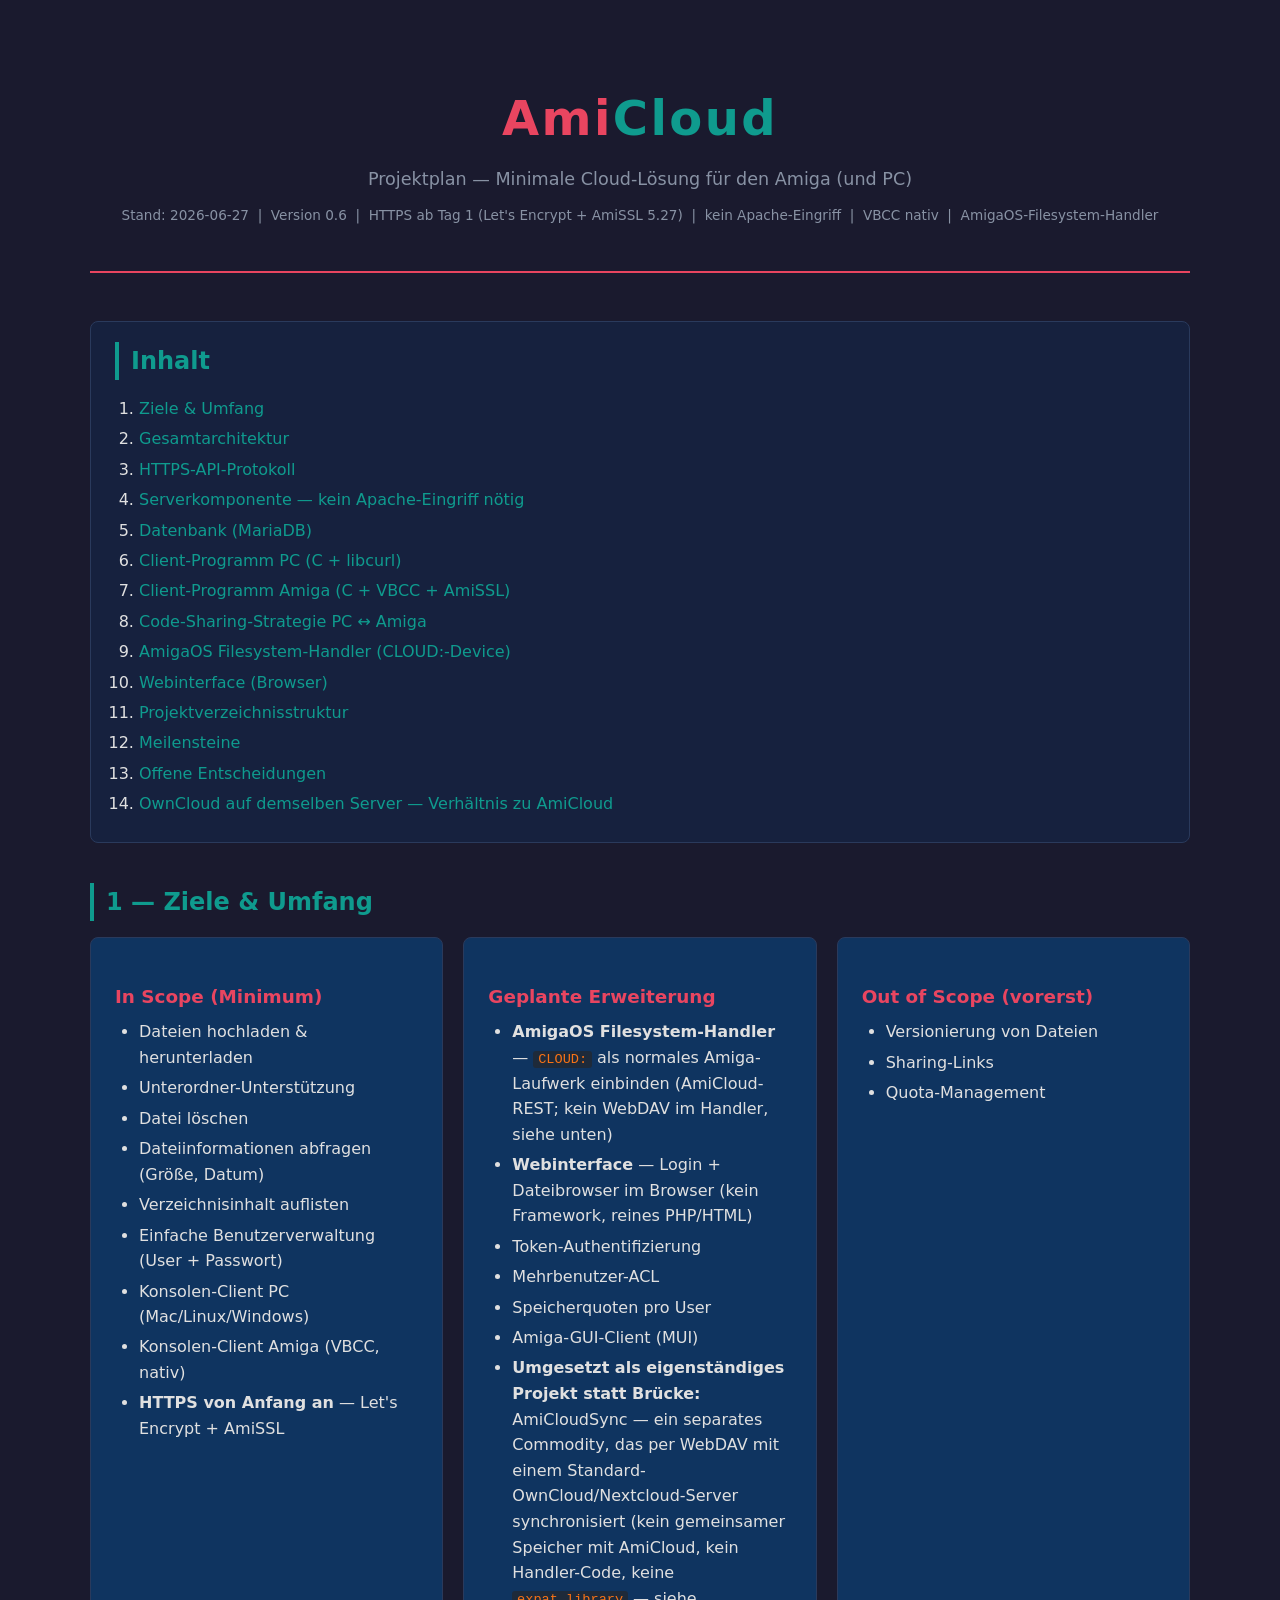
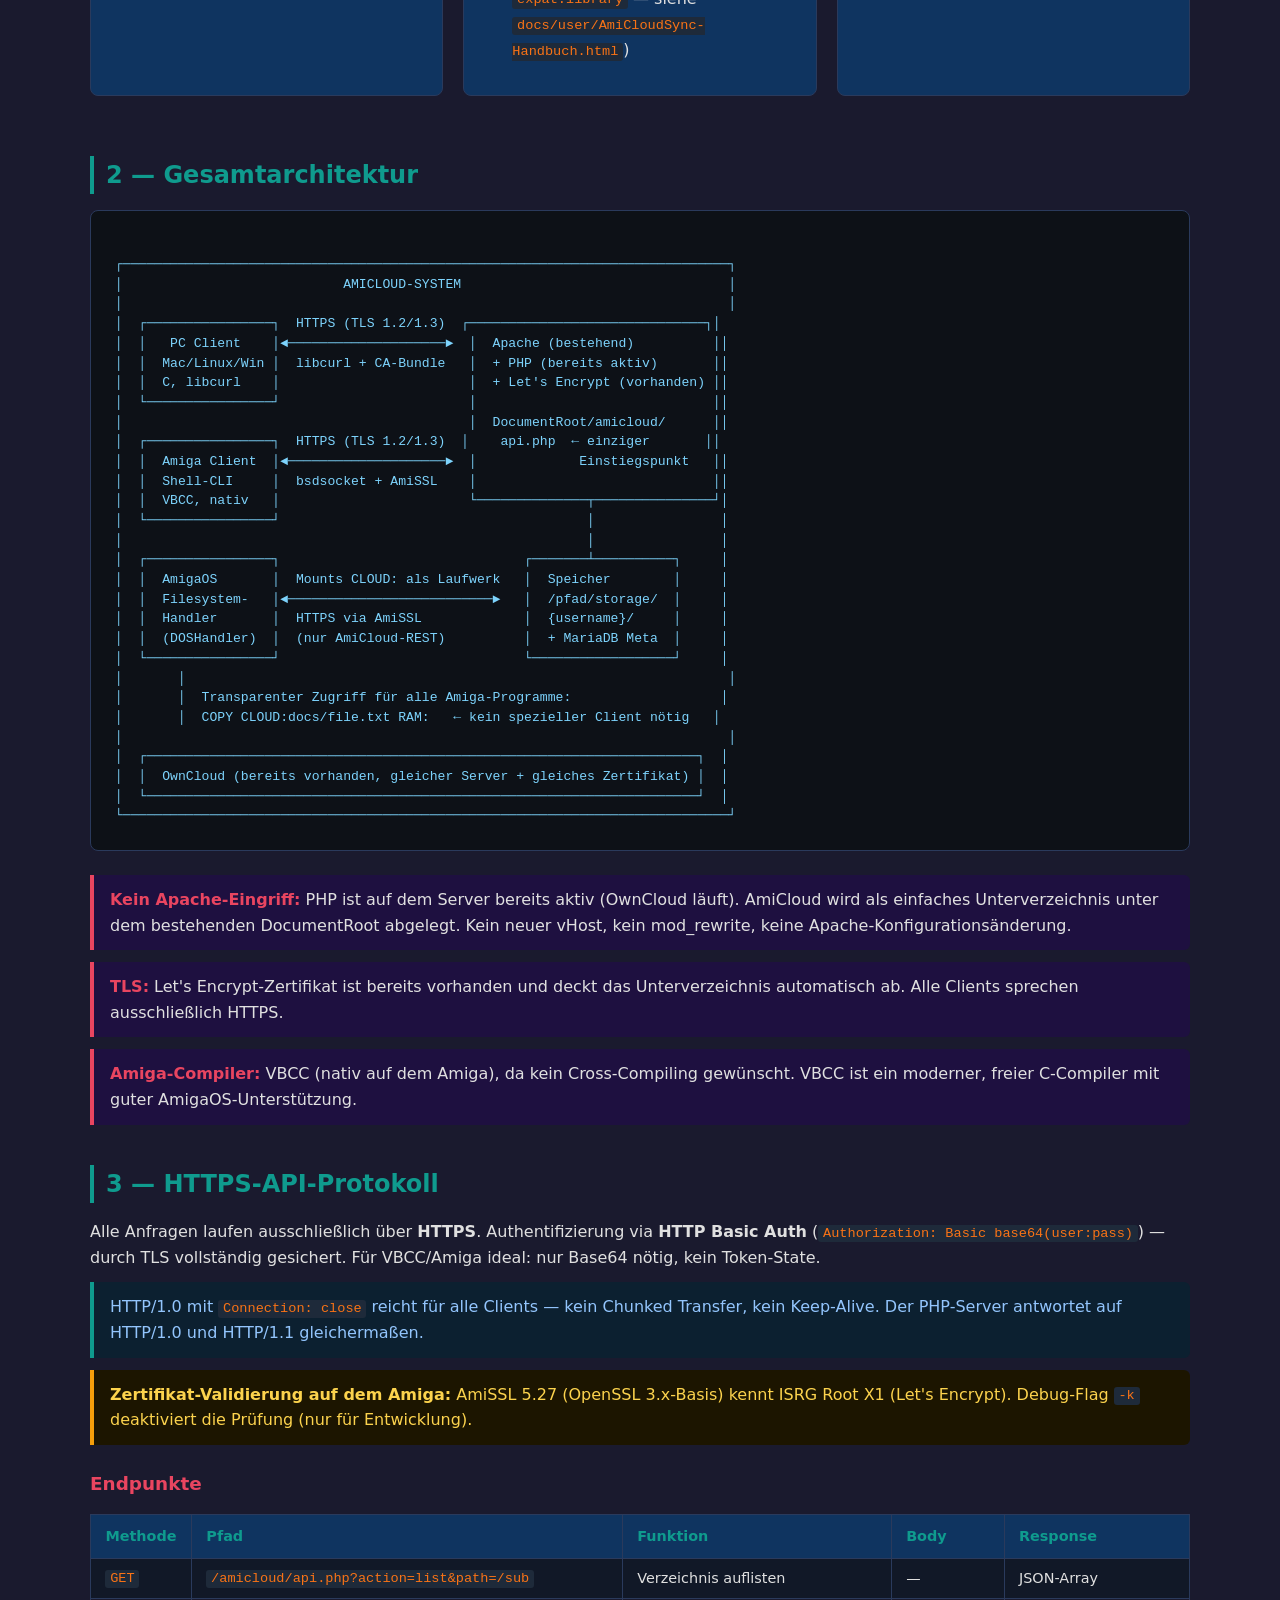
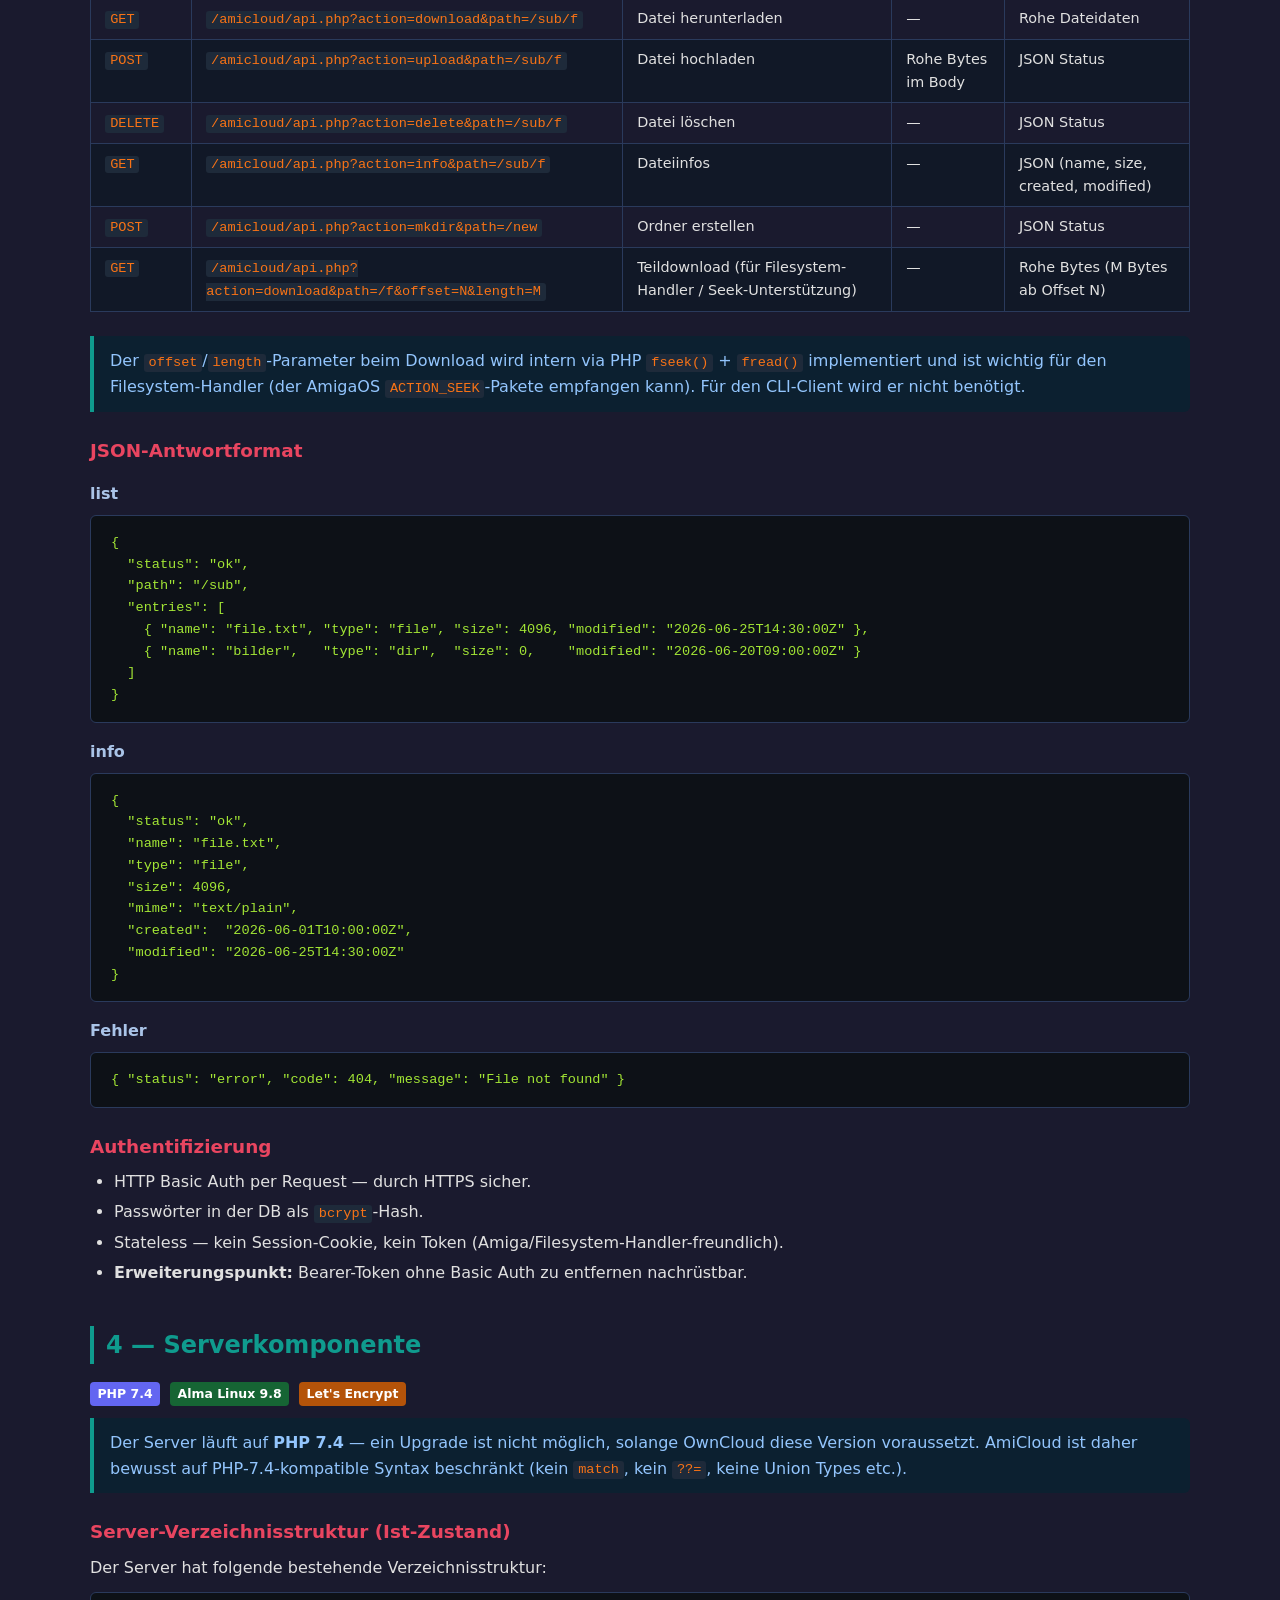
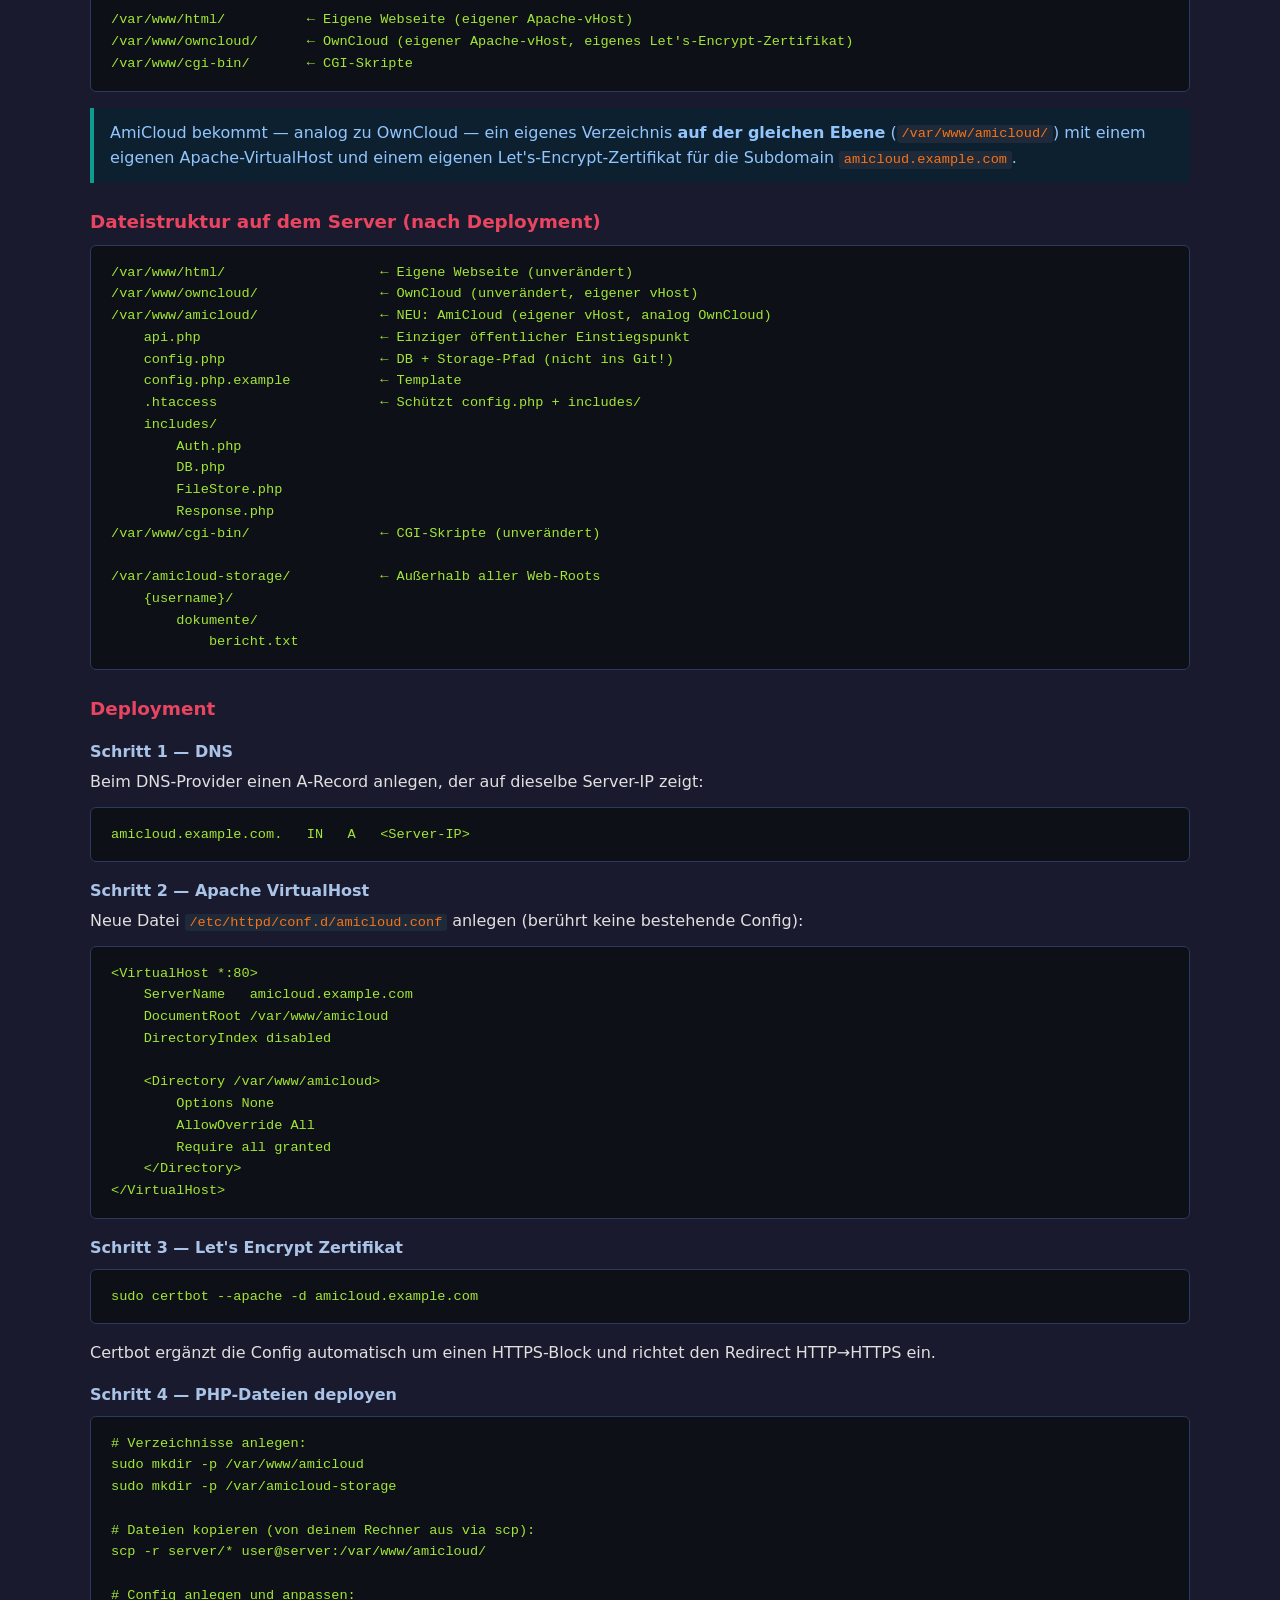
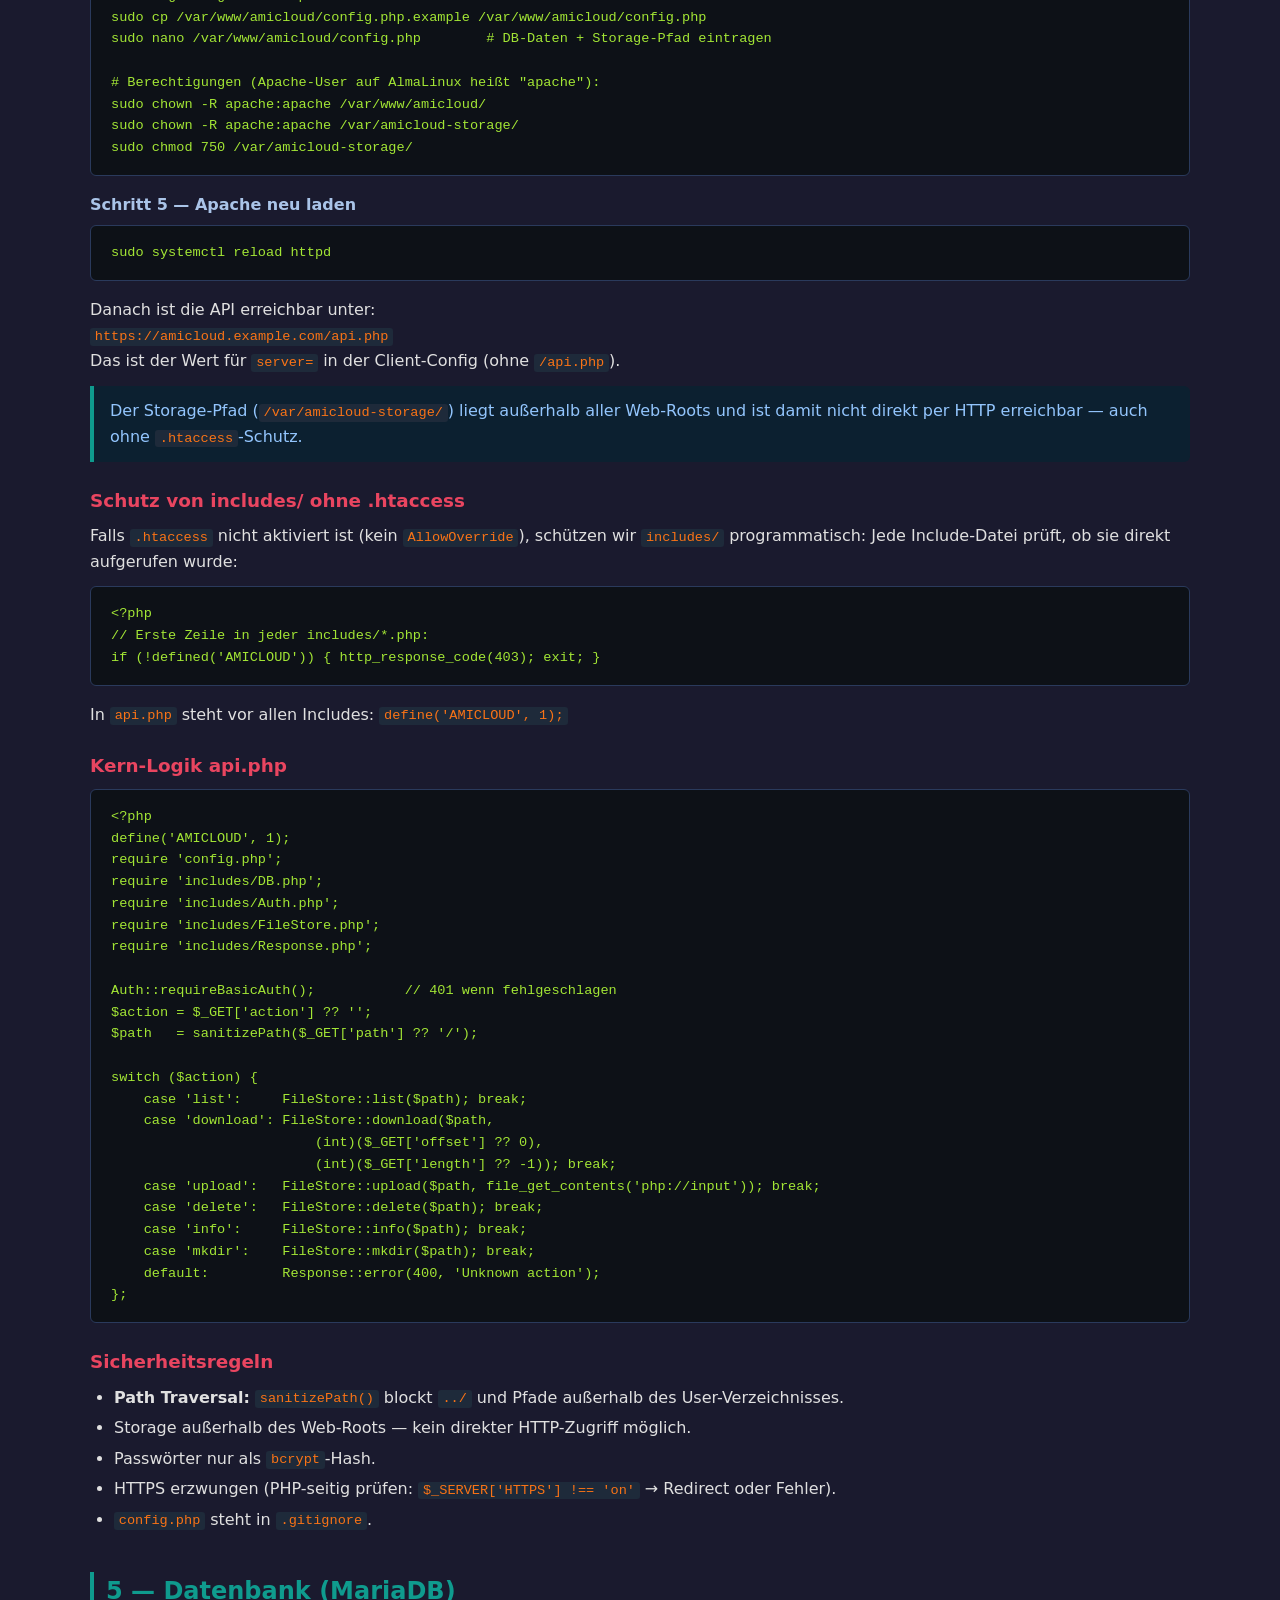
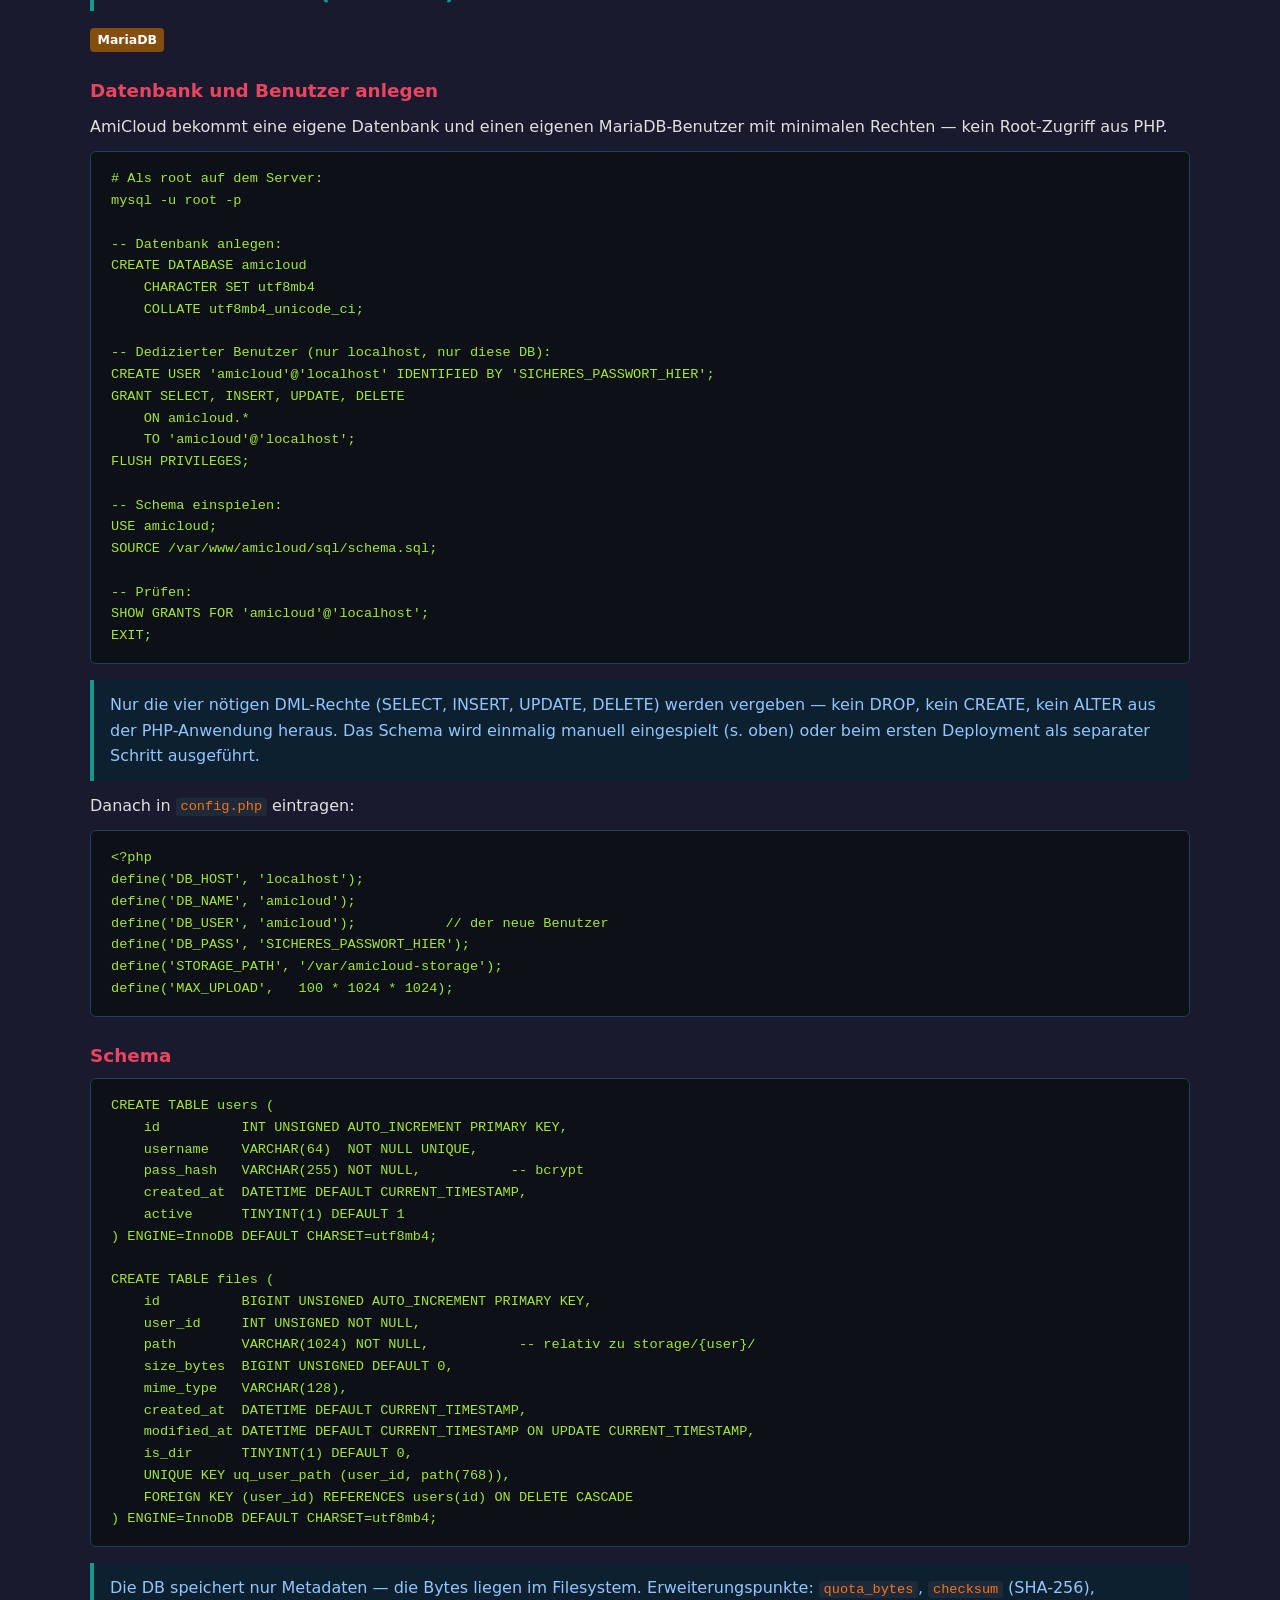
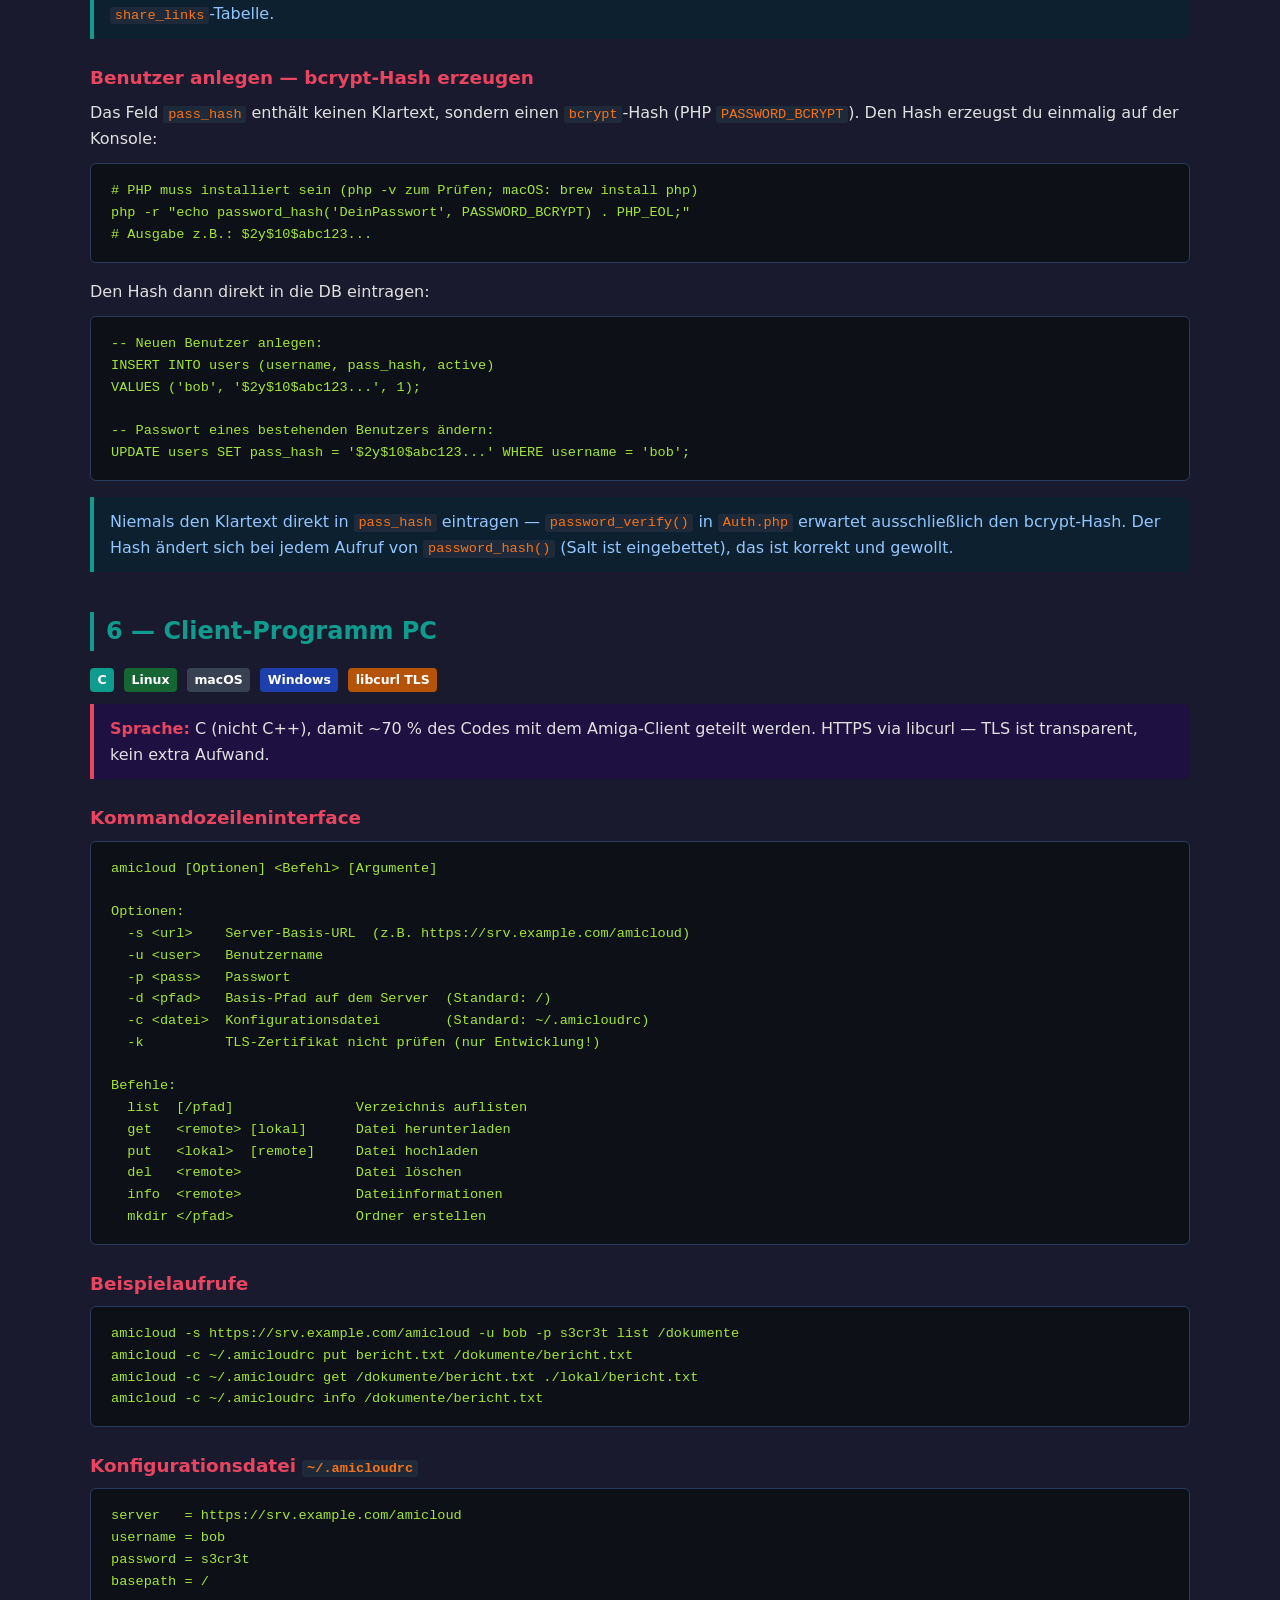
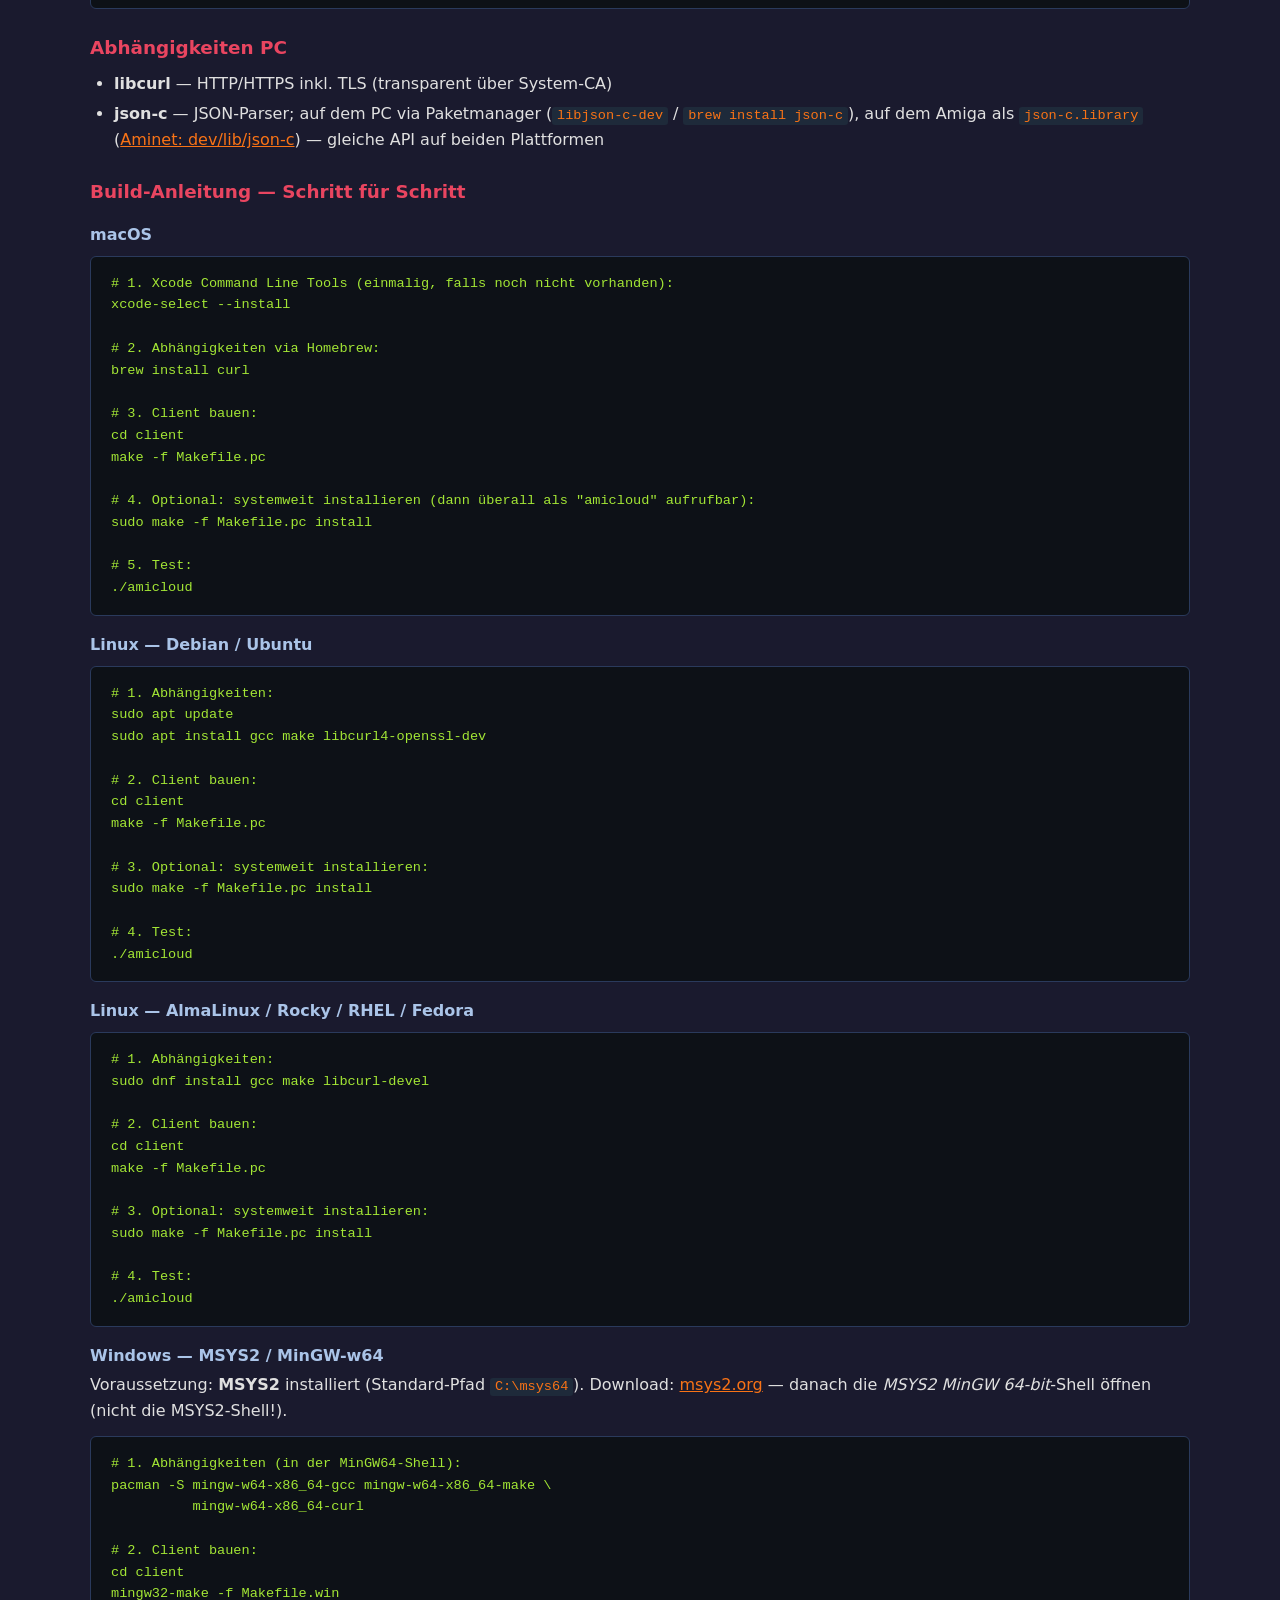
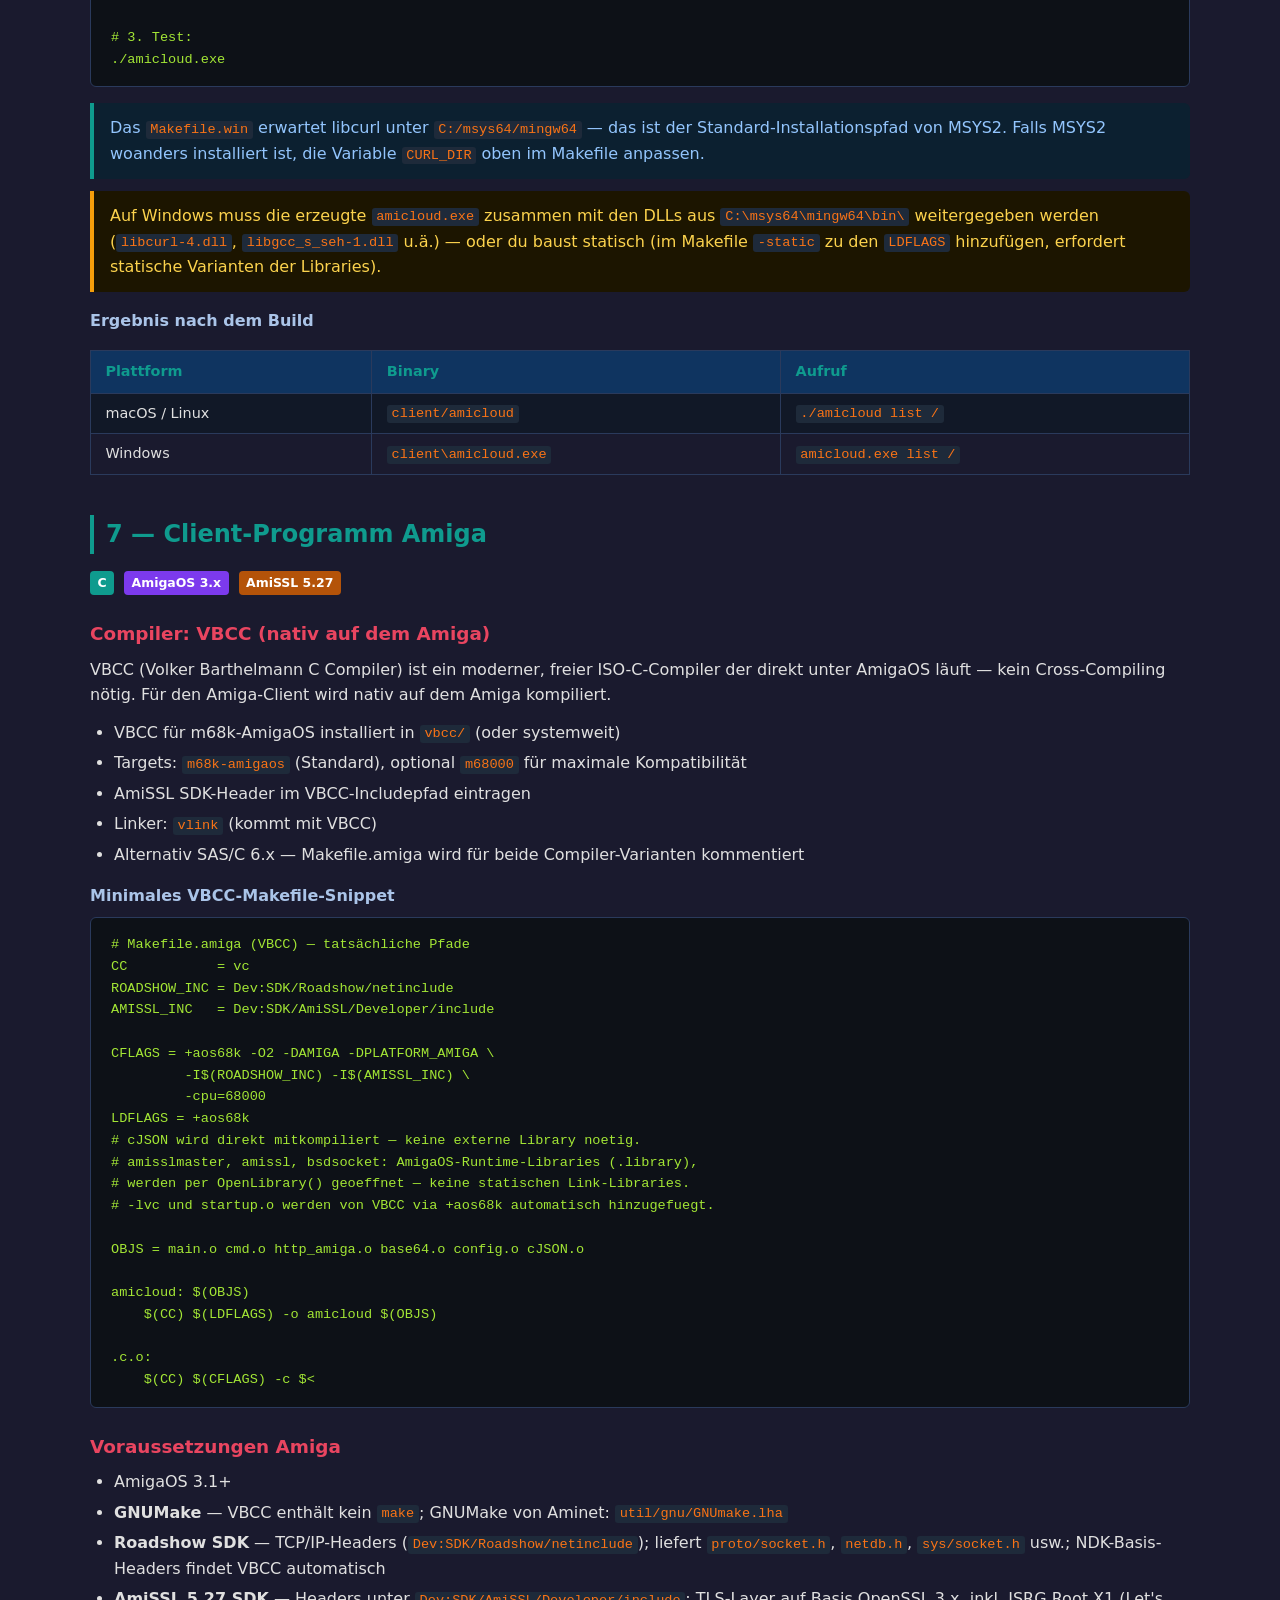
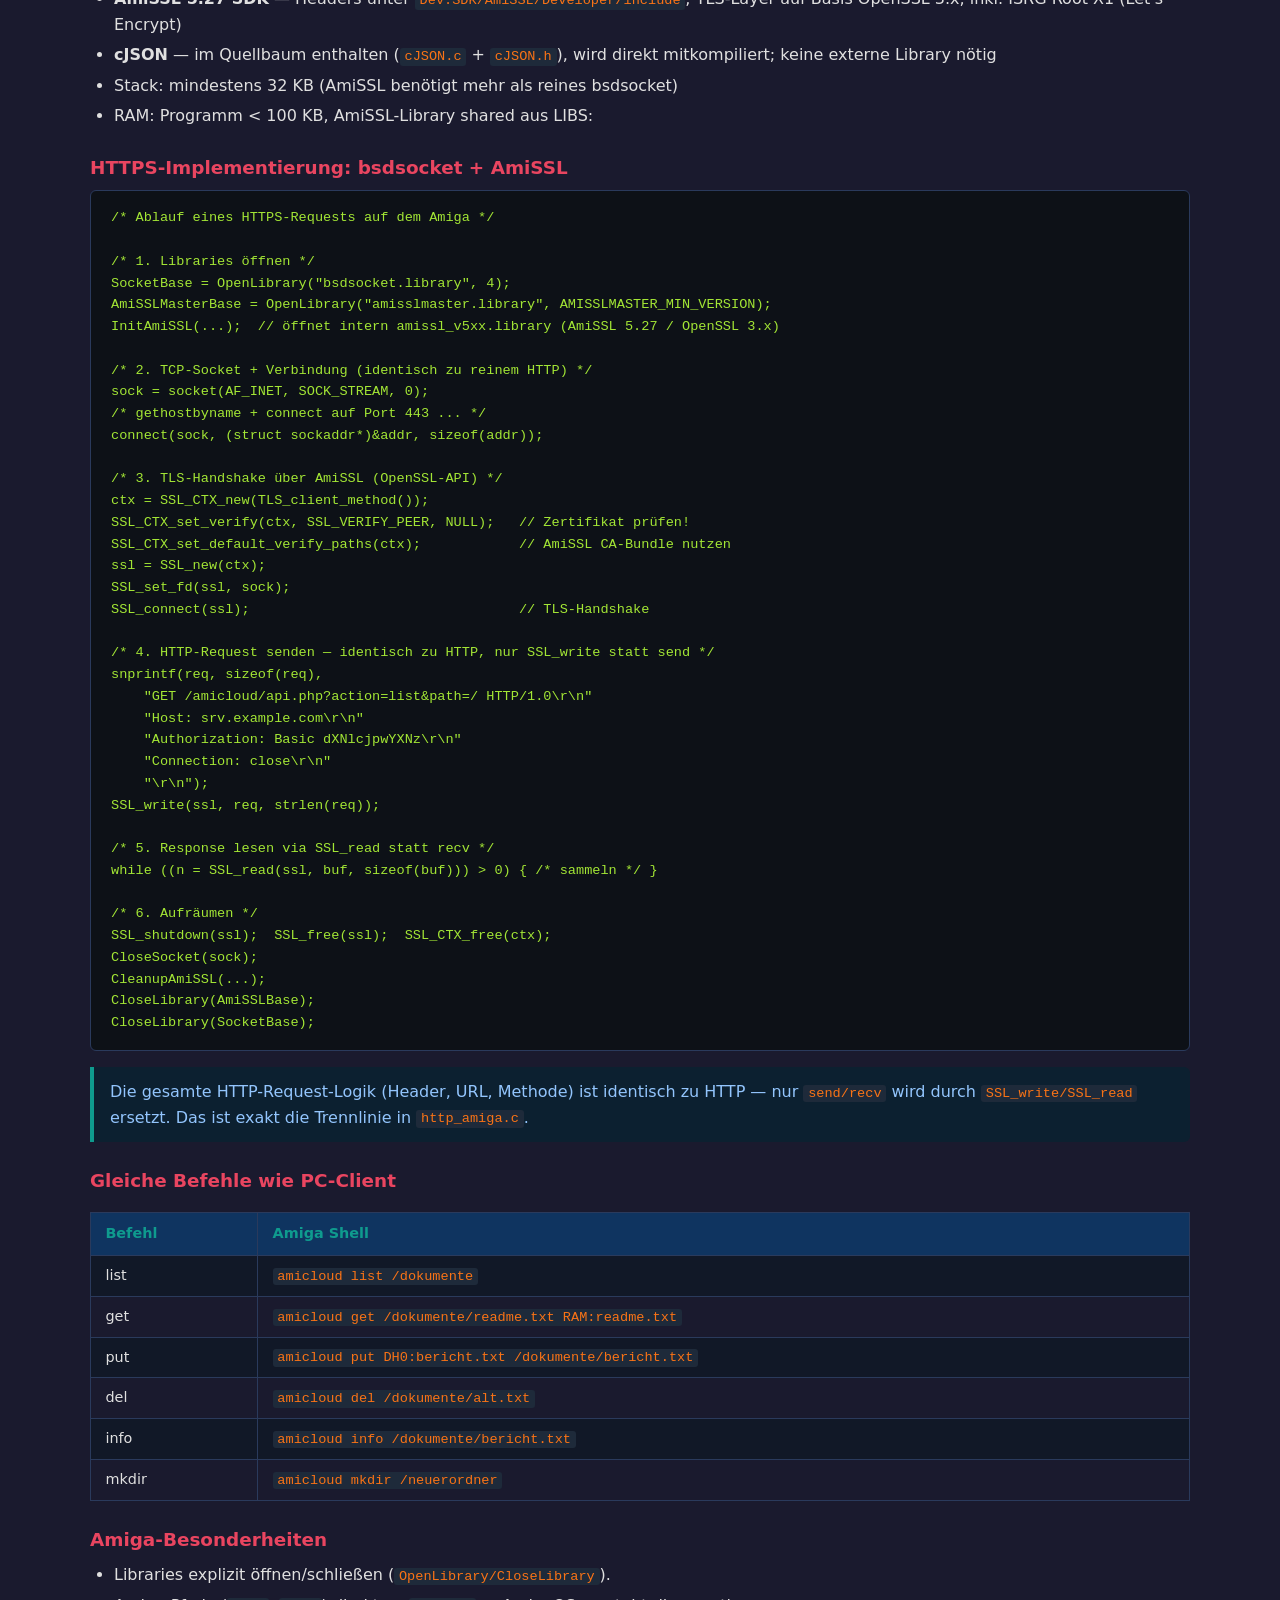
<file: docs/design/PLAN.html>
<!DOCTYPE html>
<html lang="de">
<head>
  <meta charset="UTF-8">
  <meta name="viewport" content="width=device-width, initial-scale=1.0">
  <title>AmiCloud – Projektplan</title>
  <style>
    :root {
      --bg:       #1a1a2e;
      --surface:  #16213e;
      --card:     #0f3460;
      --accent:   #e94560;
      --accent2:  #0f9b8e;
      --text:     #e0e0e0;
      --muted:    #8892a4;
      --code-bg:  #0d1117;
      --border:   #2a3a5c;
    }
    * { box-sizing: border-box; margin: 0; padding: 0; }
    body {
      font-family: 'Segoe UI', system-ui, sans-serif;
      background: var(--bg);
      color: var(--text);
      line-height: 1.6;
      padding: 2rem 1rem;
    }
    .container { max-width: 1100px; margin: 0 auto; }

    header {
      text-align: center;
      padding: 3rem 1rem 2rem;
      border-bottom: 2px solid var(--accent);
      margin-bottom: 3rem;
    }
    header h1 { font-size: 3rem; color: var(--accent); letter-spacing: 0.05em; }
    header h1 span { color: var(--accent2); }
    header p { color: var(--muted); margin-top: 0.5rem; font-size: 1.1rem; }

    h2 {
      font-size: 1.5rem;
      color: var(--accent2);
      border-left: 4px solid var(--accent2);
      padding-left: 0.75rem;
      margin: 2.5rem 0 1rem;
    }
    h3 { font-size: 1.15rem; color: var(--accent); margin: 1.5rem 0 0.5rem; }
    h4 { font-size: 1rem; color: #aac4e8; margin: 1rem 0 0.25rem; }

    p { margin-bottom: 0.75rem; }

    .card {
      background: var(--card);
      border: 1px solid var(--border);
      border-radius: 8px;
      padding: 1.25rem 1.5rem;
      margin-bottom: 1.25rem;
    }
    .card-grid {
      display: grid;
      grid-template-columns: repeat(auto-fill, minmax(320px, 1fr));
      gap: 1.25rem;
      margin-bottom: 1.5rem;
    }

    .arch {
      background: var(--code-bg);
      border: 1px solid var(--border);
      border-radius: 8px;
      padding: 1.5rem;
      font-family: 'Courier New', monospace;
      font-size: 0.82rem;
      color: #7dd3fc;
      overflow-x: auto;
      margin: 1rem 0 1.5rem;
      white-space: pre;
      line-height: 1.5;
    }

    pre, code { font-family: 'Courier New', monospace; font-size: 0.85rem; }
    pre {
      background: var(--code-bg);
      border: 1px solid var(--border);
      border-radius: 6px;
      padding: 1rem 1.25rem;
      overflow-x: auto;
      margin: 0.5rem 0 1rem;
      color: #a3e635;
    }
    code { background: #1e2a3a; color: #f97316; padding: 0.1em 0.35em; border-radius: 3px; }

    table { width: 100%; border-collapse: collapse; margin: 1rem 0 1.5rem; font-size: 0.9rem; }
    th { background: var(--card); color: var(--accent2); text-align: left; padding: 0.6rem 0.9rem; border: 1px solid var(--border); }
    td { padding: 0.5rem 0.9rem; border: 1px solid var(--border); vertical-align: top; }
    tr:nth-child(even) td { background: #111827; }

    .badge {
      display: inline-block;
      padding: 0.15em 0.6em;
      border-radius: 4px;
      font-size: 0.78rem;
      font-weight: bold;
      margin-right: 0.3rem;
      vertical-align: middle;
    }
    .badge-php   { background: #6366f1; color: #fff; }
    .badge-c     { background: #0f9b8e; color: #fff; }
    .badge-sql   { background: #854d0e; color: #fff; }
    .badge-amiga { background: #7c3aed; color: #fff; }
    .badge-linux { background: #166534; color: #fff; }
    .badge-win   { background: #1e40af; color: #fff; }
    .badge-mac   { background: #374151; color: #fff; }
    .badge-ssl   { background: #b45309; color: #fff; }
    .badge-adv   { background: #9f1239; color: #fff; }

    ul, ol { padding-left: 1.5rem; margin-bottom: 0.75rem; }
    li { margin-bottom: 0.3rem; }

    .decision {
      border-left: 4px solid var(--accent);
      background: #1e1040;
      padding: 0.75rem 1rem;
      border-radius: 0 6px 6px 0;
      margin: 0.75rem 0;
    }
    .decision strong { color: var(--accent); }

    .note {
      border-left: 4px solid var(--accent2);
      background: #0c2030;
      padding: 0.75rem 1rem;
      border-radius: 0 6px 6px 0;
      margin: 0.75rem 0;
      color: #93c5fd;
    }

    .warn {
      border-left: 4px solid #f59e0b;
      background: #1c1500;
      padding: 0.75rem 1rem;
      border-radius: 0 6px 6px 0;
      margin: 0.75rem 0;
      color: #fcd34d;
    }

    .toc {
      background: var(--surface);
      border: 1px solid var(--border);
      border-radius: 8px;
      padding: 1.25rem 1.5rem;
      margin-bottom: 2.5rem;
    }
    .toc h2 { margin-top: 0; }
    .toc ol { margin-bottom: 0; }
    .toc a { color: var(--accent2); text-decoration: none; }
    .toc a:hover { color: var(--accent); }

    .timeline { list-style: none; padding-left: 0; position: relative; }
    .timeline::before {
      content: '';
      position: absolute;
      left: 1rem; top: 0; bottom: 0;
      width: 2px;
      background: var(--border);
    }
    .timeline li { position: relative; padding: 0.5rem 0 0.5rem 2.5rem; margin-bottom: 0.5rem; }
    .timeline li::before {
      content: '';
      position: absolute;
      left: 0.55rem; top: 0.9rem;
      width: 0.9rem; height: 0.9rem;
      border-radius: 50%;
      background: var(--accent2);
      border: 2px solid var(--bg);
    }
    .ms-tag { font-size: 0.75rem; color: var(--muted); display: block; }

    footer {
      text-align: center;
      color: var(--muted);
      font-size: 0.85rem;
      margin-top: 3rem;
      padding-top: 1.5rem;
      border-top: 1px solid var(--border);
    }
  </style>
</head>
<body>
<div class="container">

  <header>
    <h1>Ami<span>Cloud</span></h1>
    <p>Projektplan &mdash; Minimale Cloud-Lösung für den Amiga (und PC)</p>
    <p style="font-size:0.85rem;color:var(--muted);margin-top:0.5rem;">
      Stand: 2026-06-27 &nbsp;|&nbsp; Version 0.6
      &nbsp;|&nbsp; HTTPS ab Tag 1 (Let's Encrypt + AmiSSL 5.27)
      &nbsp;|&nbsp; kein Apache-Eingriff &nbsp;|&nbsp; VBCC nativ &nbsp;|&nbsp; AmigaOS-Filesystem-Handler
    </p>
  </header>

  <!-- TOC -->
  <div class="toc">
    <h2>Inhalt</h2>
    <ol>
      <li><a href="#ziele">Ziele &amp; Umfang</a></li>
      <li><a href="#architektur">Gesamtarchitektur</a></li>
      <li><a href="#protokoll">HTTPS-API-Protokoll</a></li>
      <li><a href="#server">Serverkomponente — kein Apache-Eingriff nötig</a></li>
      <li><a href="#db">Datenbank (MariaDB)</a></li>
      <li><a href="#client-pc">Client-Programm PC (C + libcurl)</a></li>
      <li><a href="#client-amiga">Client-Programm Amiga (C + VBCC + AmiSSL)</a></li>
      <li><a href="#codesharing">Code-Sharing-Strategie PC ↔ Amiga</a></li>
      <li><a href="#fshandler">AmigaOS Filesystem-Handler (CLOUD:-Device)</a></li>
      <li><a href="#webinterface">Webinterface (Browser)</a></li>
      <li><a href="#verzeichnisse">Projektverzeichnisstruktur</a></li>
      <li><a href="#meilensteine">Meilensteine</a></li>
      <li><a href="#offen">Offene Entscheidungen</a></li>
      <li><a href="#alt">OwnCloud auf demselben Server — Verhältnis zu AmiCloud</a></li>
    </ol>
  </div>

  <!-- 1. ZIELE -->
  <section id="ziele">
    <h2>1 &mdash; Ziele &amp; Umfang</h2>
    <div class="card-grid">
      <div class="card">
        <h3>In Scope (Minimum)</h3>
        <ul>
          <li>Dateien hochladen &amp; herunterladen</li>
          <li>Unterordner-Unterstützung</li>
          <li>Datei löschen</li>
          <li>Dateiinformationen abfragen (Größe, Datum)</li>
          <li>Verzeichnisinhalt auflisten</li>
          <li>Einfache Benutzerverwaltung (User + Passwort)</li>
          <li>Konsolen-Client PC (Mac/Linux/Windows)</li>
          <li>Konsolen-Client Amiga (VBCC, nativ)</li>
          <li><strong>HTTPS von Anfang an</strong> — Let's Encrypt + AmiSSL</li>
        </ul>
      </div>
      <div class="card">
        <h3>Geplante Erweiterung</h3>
        <ul>
          <li><strong>AmigaOS Filesystem-Handler</strong> — <code>CLOUD:</code> als
              normales Amiga-Laufwerk einbinden (AmiCloud-REST; kein WebDAV im Handler,
              siehe unten)</li>
          <li><strong>Webinterface</strong> — Login + Dateibrowser im Browser (kein Framework, reines PHP/HTML)</li>
          <li>Token-Authentifizierung</li>
          <li>Mehrbenutzer-ACL</li>
          <li>Speicherquoten pro User</li>
          <li>Amiga-GUI-Client (MUI)</li>
          <li><strong>Umgesetzt als eigenständiges Projekt statt Brücke:</strong>
              AmiCloudSync — ein separates Commodity, das per WebDAV mit einem
              Standard-OwnCloud/Nextcloud-Server synchronisiert (kein gemeinsamer
              Speicher mit AmiCloud, kein Handler-Code, keine <code>expat.library</code> —
              siehe <code>docs/user/AmiCloudSync-Handbuch.html</code>)</li>
        </ul>
      </div>
      <div class="card">
        <h3>Out of Scope (vorerst)</h3>
        <ul>
          <li>Versionierung von Dateien</li>
          <li>Sharing-Links</li>
          <li>Quota-Management</li>
        </ul>
      </div>
    </div>
  </section>

  <!-- 2. ARCHITEKTUR -->
  <section id="architektur">
    <h2>2 &mdash; Gesamtarchitektur</h2>
    <div class="arch">
┌─────────────────────────────────────────────────────────────────────────────┐
│                            AMICLOUD-SYSTEM                                  │
│                                                                             │
│  ┌────────────────┐  HTTPS (TLS 1.2/1.3)  ┌──────────────────────────────┐│
│  │   PC Client    │◄────────────────────►  │  Apache (bestehend)          ││
│  │  Mac/Linux/Win │  libcurl + CA-Bundle   │  + PHP (bereits aktiv)       ││
│  │  C, libcurl    │                        │  + Let's Encrypt (vorhanden) ││
│  └────────────────┘                        │                              ││
│                                            │  DocumentRoot/amicloud/      ││
│  ┌────────────────┐  HTTPS (TLS 1.2/1.3)  │    api.php  ← einziger       ││
│  │  Amiga Client  │◄────────────────────►  │             Einstiegspunkt   ││
│  │  Shell-CLI     │  bsdsocket + AmiSSL    │                              ││
│  │  VBCC, nativ   │                        └──────────────┬───────────────┘│
│  └────────────────┘                                       │                │
│                                                           │                │
│  ┌────────────────┐                               ┌───────┴──────────┐     │
│  │  AmigaOS       │  Mounts CLOUD: als Laufwerk   │  Speicher        │     │
│  │  Filesystem-   │◄──────────────────────────►   │  /pfad/storage/  │     │
│  │  Handler       │  HTTPS via AmiSSL             │  {username}/     │     │
│  │  (DOSHandler)  │  (nur AmiCloud-REST)          │  + MariaDB Meta  │     │
│  └────────────────┘                               └──────────────────┘     │
│       │                                                                     │
│       │  Transparenter Zugriff für alle Amiga-Programme:                   │
│       │  COPY CLOUD:docs/file.txt RAM:   ← kein spezieller Client nötig   │
│                                                                             │
│  ┌──────────────────────────────────────────────────────────────────────┐  │
│  │  OwnCloud (bereits vorhanden, gleicher Server + gleiches Zertifikat) │  │
│  └──────────────────────────────────────────────────────────────────────┘  │
└─────────────────────────────────────────────────────────────────────────────┘</div>

    <div class="decision">
      <strong>Kein Apache-Eingriff:</strong> PHP ist auf dem Server bereits aktiv (OwnCloud läuft).
      AmiCloud wird als einfaches Unterverzeichnis unter dem bestehenden DocumentRoot abgelegt.
      Kein neuer vHost, kein mod_rewrite, keine Apache-Konfigurationsänderung.
    </div>
    <div class="decision">
      <strong>TLS:</strong> Let's Encrypt-Zertifikat ist bereits vorhanden und deckt das
      Unterverzeichnis automatisch ab. Alle Clients sprechen ausschließlich HTTPS.
    </div>
    <div class="decision">
      <strong>Amiga-Compiler:</strong> VBCC (nativ auf dem Amiga), da kein Cross-Compiling
      gewünscht. VBCC ist ein moderner, freier C-Compiler mit guter AmigaOS-Unterstützung.
    </div>
  </section>

  <!-- 3. PROTOKOLL -->
  <section id="protokoll">
    <h2>3 &mdash; HTTPS-API-Protokoll</h2>

    <p>
      Alle Anfragen laufen ausschließlich über <strong>HTTPS</strong>.
      Authentifizierung via <strong>HTTP Basic Auth</strong>
      (<code>Authorization: Basic base64(user:pass)</code>) —
      durch TLS vollständig gesichert. Für VBCC/Amiga ideal: nur Base64 nötig,
      kein Token-State.
    </p>

    <div class="note">
      HTTP/1.0 mit <code>Connection: close</code> reicht für alle Clients —
      kein Chunked Transfer, kein Keep-Alive. Der PHP-Server antwortet
      auf HTTP/1.0 und HTTP/1.1 gleichermaßen.
    </div>

    <div class="warn">
      <strong>Zertifikat-Validierung auf dem Amiga:</strong>
      AmiSSL 5.27 (OpenSSL 3.x-Basis) kennt ISRG Root X1 (Let's Encrypt).
      Debug-Flag <code>-k</code> deaktiviert die Prüfung (nur für Entwicklung).
    </div>

    <h3>Endpunkte</h3>
    <table>
      <tr><th>Methode</th><th>Pfad</th><th>Funktion</th><th>Body</th><th>Response</th></tr>
      <tr>
        <td><code>GET</code></td>
        <td><code>/amicloud/api.php?action=list&amp;path=/sub</code></td>
        <td>Verzeichnis auflisten</td><td>—</td>
        <td>JSON-Array</td>
      </tr>
      <tr>
        <td><code>GET</code></td>
        <td><code>/amicloud/api.php?action=download&amp;path=/sub/f</code></td>
        <td>Datei herunterladen</td><td>—</td>
        <td>Rohe Dateidaten</td>
      </tr>
      <tr>
        <td><code>POST</code></td>
        <td><code>/amicloud/api.php?action=upload&amp;path=/sub/f</code></td>
        <td>Datei hochladen</td>
        <td>Rohe Bytes im Body</td>
        <td>JSON Status</td>
      </tr>
      <tr>
        <td><code>DELETE</code></td>
        <td><code>/amicloud/api.php?action=delete&amp;path=/sub/f</code></td>
        <td>Datei löschen</td><td>—</td>
        <td>JSON Status</td>
      </tr>
      <tr>
        <td><code>GET</code></td>
        <td><code>/amicloud/api.php?action=info&amp;path=/sub/f</code></td>
        <td>Dateiinfos</td><td>—</td>
        <td>JSON (name, size, created, modified)</td>
      </tr>
      <tr>
        <td><code>POST</code></td>
        <td><code>/amicloud/api.php?action=mkdir&amp;path=/new</code></td>
        <td>Ordner erstellen</td><td>—</td>
        <td>JSON Status</td>
      </tr>
      <tr>
        <td><code>GET</code></td>
        <td><code>/amicloud/api.php?action=download&amp;path=/f&amp;offset=N&amp;length=M</code></td>
        <td>Teildownload (für Filesystem-Handler / Seek-Unterstützung)</td><td>—</td>
        <td>Rohe Bytes (M Bytes ab Offset N)</td>
      </tr>
    </table>

    <div class="note">
      Der <code>offset</code>/<code>length</code>-Parameter beim Download wird intern via
      PHP <code>fseek()</code> + <code>fread()</code> implementiert und ist wichtig
      für den Filesystem-Handler (der AmigaOS <code>ACTION_SEEK</code>-Pakete empfangen kann).
      Für den CLI-Client wird er nicht benötigt.
    </div>

    <h3>JSON-Antwortformat</h3>
    <h4>list</h4>
    <pre>{
  "status": "ok",
  "path": "/sub",
  "entries": [
    { "name": "file.txt", "type": "file", "size": 4096, "modified": "2026-06-25T14:30:00Z" },
    { "name": "bilder",   "type": "dir",  "size": 0,    "modified": "2026-06-20T09:00:00Z" }
  ]
}</pre>
    <h4>info</h4>
    <pre>{
  "status": "ok",
  "name": "file.txt",
  "type": "file",
  "size": 4096,
  "mime": "text/plain",
  "created":  "2026-06-01T10:00:00Z",
  "modified": "2026-06-25T14:30:00Z"
}</pre>
    <h4>Fehler</h4>
    <pre>{ "status": "error", "code": 404, "message": "File not found" }</pre>

    <h3>Authentifizierung</h3>
    <ul>
      <li>HTTP Basic Auth per Request — durch HTTPS sicher.</li>
      <li>Passwörter in der DB als <code>bcrypt</code>-Hash.</li>
      <li>Stateless — kein Session-Cookie, kein Token (Amiga/Filesystem-Handler-freundlich).</li>
      <li><strong>Erweiterungspunkt:</strong> Bearer-Token ohne Basic Auth zu entfernen nachrüstbar.</li>
    </ul>
  </section>

  <!-- 4. SERVER -->
  <section id="server">
    <h2>4 &mdash; Serverkomponente</h2>
    <span class="badge badge-php">PHP 7.4</span>
    <span class="badge badge-linux">Alma Linux 9.8</span>
    <span class="badge badge-ssl">Let's Encrypt</span>

    <div class="note">
      Der Server läuft auf <strong>PHP 7.4</strong> — ein Upgrade ist nicht möglich,
      solange OwnCloud diese Version voraussetzt. AmiCloud ist daher bewusst auf
      PHP-7.4-kompatible Syntax beschränkt (kein <code>match</code>, kein <code>??=</code>,
      keine Union Types etc.).
    </div>

    <h3>Server-Verzeichnisstruktur (Ist-Zustand)</h3>
    <p>Der Server hat folgende bestehende Verzeichnisstruktur:</p>
    <pre>/var/www/html/          ← Eigene Webseite (eigener Apache-vHost)
/var/www/owncloud/      ← OwnCloud (eigener Apache-vHost, eigenes Let's-Encrypt-Zertifikat)
/var/www/cgi-bin/       ← CGI-Skripte</pre>

    <div class="note">
      AmiCloud bekommt — analog zu OwnCloud — ein eigenes Verzeichnis <strong>auf der gleichen Ebene</strong>
      (<code>/var/www/amicloud/</code>) mit einem eigenen Apache-VirtualHost und einem eigenen
      Let's-Encrypt-Zertifikat für die Subdomain <code>amicloud.example.com</code>.
    </div>

    <h3>Dateistruktur auf dem Server (nach Deployment)</h3>
    <pre>/var/www/html/                   ← Eigene Webseite (unverändert)
/var/www/owncloud/               ← OwnCloud (unverändert, eigener vHost)
/var/www/amicloud/               ← NEU: AmiCloud (eigener vHost, analog OwnCloud)
    api.php                      ← Einziger öffentlicher Einstiegspunkt
    config.php                   ← DB + Storage-Pfad (nicht ins Git!)
    config.php.example           ← Template
    .htaccess                    ← Schützt config.php + includes/
    includes/
        Auth.php
        DB.php
        FileStore.php
        Response.php
/var/www/cgi-bin/                ← CGI-Skripte (unverändert)

/var/amicloud-storage/           ← Außerhalb aller Web-Roots
    {username}/
        dokumente/
            bericht.txt</pre>

    <h3>Deployment</h3>

    <h4>Schritt 1 — DNS</h4>
    <p>
      Beim DNS-Provider einen A-Record anlegen, der auf dieselbe Server-IP zeigt:
    </p>
    <pre>amicloud.example.com.   IN   A   &lt;Server-IP&gt;</pre>

    <h4>Schritt 2 — Apache VirtualHost</h4>
    <p>
      Neue Datei <code>/etc/httpd/conf.d/amicloud.conf</code> anlegen
      (berührt keine bestehende Config):
    </p>
    <pre>&lt;VirtualHost *:80&gt;
    ServerName   amicloud.example.com
    DocumentRoot /var/www/amicloud
    DirectoryIndex disabled

    &lt;Directory /var/www/amicloud&gt;
        Options None
        AllowOverride All
        Require all granted
    &lt;/Directory&gt;
&lt;/VirtualHost&gt;</pre>

    <h4>Schritt 3 — Let's Encrypt Zertifikat</h4>
    <pre>sudo certbot --apache -d amicloud.example.com</pre>
    <p>
      Certbot ergänzt die Config automatisch um einen HTTPS-Block und richtet
      den Redirect HTTP→HTTPS ein.
    </p>

    <h4>Schritt 4 — PHP-Dateien deployen</h4>
    <pre># Verzeichnisse anlegen:
sudo mkdir -p /var/www/amicloud
sudo mkdir -p /var/amicloud-storage

# Dateien kopieren (von deinem Rechner aus via scp):
scp -r server/* user@server:/var/www/amicloud/

# Config anlegen und anpassen:
sudo cp /var/www/amicloud/config.php.example /var/www/amicloud/config.php
sudo nano /var/www/amicloud/config.php        # DB-Daten + Storage-Pfad eintragen

# Berechtigungen (Apache-User auf AlmaLinux heißt "apache"):
sudo chown -R apache:apache /var/www/amicloud/
sudo chown -R apache:apache /var/amicloud-storage/
sudo chmod 750 /var/amicloud-storage/</pre>

    <h4>Schritt 5 — Apache neu laden</h4>
    <pre>sudo systemctl reload httpd</pre>

    <p>
      Danach ist die API erreichbar unter:<br>
      <code>https://amicloud.example.com/api.php</code><br>
      Das ist der Wert für <code>server=</code> in der Client-Config (ohne <code>/api.php</code>).
    </p>

    <div class="note">
      Der Storage-Pfad (<code>/var/amicloud-storage/</code>) liegt außerhalb aller Web-Roots
      und ist damit nicht direkt per HTTP erreichbar — auch ohne <code>.htaccess</code>-Schutz.
    </div>

    <h3>Schutz von includes/ ohne .htaccess</h3>
    <p>
      Falls <code>.htaccess</code> nicht aktiviert ist (kein <code>AllowOverride</code>),
      schützen wir <code>includes/</code> programmatisch: Jede Include-Datei prüft,
      ob sie direkt aufgerufen wurde:
    </p>
    <pre>&lt;?php
// Erste Zeile in jeder includes/*.php:
if (!defined('AMICLOUD')) { http_response_code(403); exit; }
</pre>
    <p>In <code>api.php</code> steht vor allen Includes: <code>define('AMICLOUD', 1);</code></p>

    <h3>Kern-Logik api.php</h3>
    <pre>&lt;?php
define('AMICLOUD', 1);
require 'config.php';
require 'includes/DB.php';
require 'includes/Auth.php';
require 'includes/FileStore.php';
require 'includes/Response.php';

Auth::requireBasicAuth();           // 401 wenn fehlgeschlagen
$action = $_GET['action'] ?? '';
$path   = sanitizePath($_GET['path'] ?? '/');

switch ($action) {
    case 'list':     FileStore::list($path); break;
    case 'download': FileStore::download($path,
                         (int)($_GET['offset'] ?? 0),
                         (int)($_GET['length'] ?? -1)); break;
    case 'upload':   FileStore::upload($path, file_get_contents('php://input')); break;
    case 'delete':   FileStore::delete($path); break;
    case 'info':     FileStore::info($path); break;
    case 'mkdir':    FileStore::mkdir($path); break;
    default:         Response::error(400, 'Unknown action');
};</pre>

    <h3>Sicherheitsregeln</h3>
    <ul>
      <li><strong>Path Traversal:</strong> <code>sanitizePath()</code> blockt <code>../</code> und Pfade außerhalb des User-Verzeichnisses.</li>
      <li>Storage außerhalb des Web-Roots — kein direkter HTTP-Zugriff möglich.</li>
      <li>Passwörter nur als <code>bcrypt</code>-Hash.</li>
      <li>HTTPS erzwungen (PHP-seitig prüfen: <code>$_SERVER['HTTPS'] !== 'on'</code> → Redirect oder Fehler).</li>
      <li><code>config.php</code> steht in <code>.gitignore</code>.</li>
    </ul>
  </section>

  <!-- 5. DATENBANK -->
  <section id="db">
    <h2>5 &mdash; Datenbank (MariaDB)</h2>
    <span class="badge badge-sql">MariaDB</span>

    <h3>Datenbank und Benutzer anlegen</h3>
    <p>
      AmiCloud bekommt eine eigene Datenbank und einen eigenen MariaDB-Benutzer
      mit minimalen Rechten — kein Root-Zugriff aus PHP.
    </p>
    <pre># Als root auf dem Server:
mysql -u root -p

-- Datenbank anlegen:
CREATE DATABASE amicloud
    CHARACTER SET utf8mb4
    COLLATE utf8mb4_unicode_ci;

-- Dedizierter Benutzer (nur localhost, nur diese DB):
CREATE USER 'amicloud'@'localhost' IDENTIFIED BY 'SICHERES_PASSWORT_HIER';
GRANT SELECT, INSERT, UPDATE, DELETE
    ON amicloud.*
    TO 'amicloud'@'localhost';
FLUSH PRIVILEGES;

-- Schema einspielen:
USE amicloud;
SOURCE /var/www/amicloud/sql/schema.sql;

-- Prüfen:
SHOW GRANTS FOR 'amicloud'@'localhost';
EXIT;</pre>

    <div class="note">
      Nur die vier nötigen DML-Rechte (SELECT, INSERT, UPDATE, DELETE) werden vergeben —
      kein DROP, kein CREATE, kein ALTER aus der PHP-Anwendung heraus.
      Das Schema wird einmalig manuell eingespielt (s. oben) oder beim ersten Deployment
      als separater Schritt ausgeführt.
    </div>

    <p>
      Danach in <code>config.php</code> eintragen:
    </p>
    <pre>&lt;?php
define('DB_HOST', 'localhost');
define('DB_NAME', 'amicloud');
define('DB_USER', 'amicloud');           // der neue Benutzer
define('DB_PASS', 'SICHERES_PASSWORT_HIER');
define('STORAGE_PATH', '/var/amicloud-storage');
define('MAX_UPLOAD',   100 * 1024 * 1024);</pre>

    <h3>Schema</h3>
    <pre>CREATE TABLE users (
    id          INT UNSIGNED AUTO_INCREMENT PRIMARY KEY,
    username    VARCHAR(64)  NOT NULL UNIQUE,
    pass_hash   VARCHAR(255) NOT NULL,           -- bcrypt
    created_at  DATETIME DEFAULT CURRENT_TIMESTAMP,
    active      TINYINT(1) DEFAULT 1
) ENGINE=InnoDB DEFAULT CHARSET=utf8mb4;

CREATE TABLE files (
    id          BIGINT UNSIGNED AUTO_INCREMENT PRIMARY KEY,
    user_id     INT UNSIGNED NOT NULL,
    path        VARCHAR(1024) NOT NULL,           -- relativ zu storage/{user}/
    size_bytes  BIGINT UNSIGNED DEFAULT 0,
    mime_type   VARCHAR(128),
    created_at  DATETIME DEFAULT CURRENT_TIMESTAMP,
    modified_at DATETIME DEFAULT CURRENT_TIMESTAMP ON UPDATE CURRENT_TIMESTAMP,
    is_dir      TINYINT(1) DEFAULT 0,
    UNIQUE KEY uq_user_path (user_id, path(768)),
    FOREIGN KEY (user_id) REFERENCES users(id) ON DELETE CASCADE
) ENGINE=InnoDB DEFAULT CHARSET=utf8mb4;</pre>

    <div class="note">
      Die DB speichert nur Metadaten — die Bytes liegen im Filesystem.
      Erweiterungspunkte: <code>quota_bytes</code>, <code>checksum</code> (SHA-256), <code>share_links</code>-Tabelle.
    </div>

    <h3>Benutzer anlegen — bcrypt-Hash erzeugen</h3>
    <p>
      Das Feld <code>pass_hash</code> enthält keinen Klartext, sondern einen
      <code>bcrypt</code>-Hash (PHP <code>PASSWORD_BCRYPT</code>).
      Den Hash erzeugst du einmalig auf der Konsole:
    </p>
    <pre># PHP muss installiert sein (php -v zum Prüfen; macOS: brew install php)
php -r "echo password_hash('DeinPasswort', PASSWORD_BCRYPT) . PHP_EOL;"
# Ausgabe z.B.: $2y$10$abc123...</pre>

    <p>Den Hash dann direkt in die DB eintragen:</p>
    <pre>-- Neuen Benutzer anlegen:
INSERT INTO users (username, pass_hash, active)
VALUES ('bob', '$2y$10$abc123...', 1);

-- Passwort eines bestehenden Benutzers ändern:
UPDATE users SET pass_hash = '$2y$10$abc123...' WHERE username = 'bob';</pre>

    <div class="note">
      Niemals den Klartext direkt in <code>pass_hash</code> eintragen —
      <code>password_verify()</code> in <code>Auth.php</code> erwartet ausschließlich den bcrypt-Hash.
      Der Hash ändert sich bei jedem Aufruf von <code>password_hash()</code> (Salt ist eingebettet),
      das ist korrekt und gewollt.
    </div>
  </section>

  <!-- 6. CLIENT PC -->
  <section id="client-pc">
    <h2>6 &mdash; Client-Programm PC</h2>
    <span class="badge badge-c">C</span>
    <span class="badge badge-linux">Linux</span>
    <span class="badge badge-mac">macOS</span>
    <span class="badge badge-win">Windows</span>
    <span class="badge badge-ssl">libcurl TLS</span>

    <div class="decision">
      <strong>Sprache:</strong> C (nicht C++), damit ~70 % des Codes mit dem Amiga-Client geteilt
      werden. HTTPS via libcurl — TLS ist transparent, kein extra Aufwand.
    </div>

    <h3>Kommandozeileninterface</h3>
    <pre>amicloud [Optionen] &lt;Befehl&gt; [Argumente]

Optionen:
  -s &lt;url&gt;    Server-Basis-URL  (z.B. https://srv.example.com/amicloud)
  -u &lt;user&gt;   Benutzername
  -p &lt;pass&gt;   Passwort
  -d &lt;pfad&gt;   Basis-Pfad auf dem Server  (Standard: /)
  -c &lt;datei&gt;  Konfigurationsdatei        (Standard: ~/.amicloudrc)
  -k          TLS-Zertifikat nicht prüfen (nur Entwicklung!)

Befehle:
  list  [/pfad]               Verzeichnis auflisten
  get   &lt;remote&gt; [lokal]      Datei herunterladen
  put   &lt;lokal&gt;  [remote]     Datei hochladen
  del   &lt;remote&gt;              Datei löschen
  info  &lt;remote&gt;              Dateiinformationen
  mkdir &lt;/pfad&gt;               Ordner erstellen</pre>

    <h3>Beispielaufrufe</h3>
    <pre>amicloud -s https://srv.example.com/amicloud -u bob -p s3cr3t list /dokumente
amicloud -c ~/.amicloudrc put bericht.txt /dokumente/bericht.txt
amicloud -c ~/.amicloudrc get /dokumente/bericht.txt ./lokal/bericht.txt
amicloud -c ~/.amicloudrc info /dokumente/bericht.txt</pre>

    <h3>Konfigurationsdatei <code>~/.amicloudrc</code></h3>
    <pre>server   = https://srv.example.com/amicloud
username = bob
password = s3cr3t
basepath = /</pre>

    <h3>Abhängigkeiten PC</h3>
    <ul>
      <li><strong>libcurl</strong> — HTTP/HTTPS inkl. TLS (transparent über System-CA)</li>
      <li><strong>json-c</strong> — JSON-Parser; auf dem PC via Paketmanager (<code>libjson-c-dev</code> / <code>brew install json-c</code>), auf dem Amiga als <code>json-c.library</code> (<a href="https://aminet.net/package/dev/lib/json-c" style="color:#f97316">Aminet: dev/lib/json-c</a>) — gleiche API auf beiden Plattformen</li>
    </ul>

    <h3>Build-Anleitung — Schritt für Schritt</h3>

    <h4>macOS</h4>
    <pre># 1. Xcode Command Line Tools (einmalig, falls noch nicht vorhanden):
xcode-select --install

# 2. Abhängigkeiten via Homebrew:
brew install curl

# 3. Client bauen:
cd client
make -f Makefile.pc

# 4. Optional: systemweit installieren (dann überall als "amicloud" aufrufbar):
sudo make -f Makefile.pc install

# 5. Test:
./amicloud</pre>

    <h4>Linux — Debian / Ubuntu</h4>
    <pre># 1. Abhängigkeiten:
sudo apt update
sudo apt install gcc make libcurl4-openssl-dev

# 2. Client bauen:
cd client
make -f Makefile.pc

# 3. Optional: systemweit installieren:
sudo make -f Makefile.pc install

# 4. Test:
./amicloud</pre>

    <h4>Linux — AlmaLinux / Rocky / RHEL / Fedora</h4>
    <pre># 1. Abhängigkeiten:
sudo dnf install gcc make libcurl-devel

# 2. Client bauen:
cd client
make -f Makefile.pc

# 3. Optional: systemweit installieren:
sudo make -f Makefile.pc install

# 4. Test:
./amicloud</pre>

    <h4>Windows — MSYS2 / MinGW-w64</h4>
    <p>
      Voraussetzung: <strong>MSYS2</strong> installiert (Standard-Pfad <code>C:\msys64</code>).
      Download: <a href="https://www.msys2.org" style="color:#f97316">msys2.org</a> —
      danach die <em>MSYS2 MinGW 64-bit</em>-Shell öffnen (nicht die MSYS2-Shell!).
    </p>
    <pre># 1. Abhängigkeiten (in der MinGW64-Shell):
pacman -S mingw-w64-x86_64-gcc mingw-w64-x86_64-make \
          mingw-w64-x86_64-curl

# 2. Client bauen:
cd client
mingw32-make -f Makefile.win

# 3. Test:
./amicloud.exe</pre>

    <div class="note">
      Das <code>Makefile.win</code> erwartet libcurl unter <code>C:/msys64/mingw64</code> —
      das ist der Standard-Installationspfad von MSYS2. Falls MSYS2 woanders installiert ist,
      die Variable <code>CURL_DIR</code> oben im Makefile anpassen.
    </div>

    <div class="warn">
      Auf Windows muss die erzeugte <code>amicloud.exe</code> zusammen mit den DLLs aus
      <code>C:\msys64\mingw64\bin\</code> weitergegeben werden
      (<code>libcurl-4.dll</code>, <code>libgcc_s_seh-1.dll</code>
      u.ä.) — oder du baust statisch (im Makefile <code>-static</code> zu den
      <code>LDFLAGS</code> hinzufügen, erfordert statische Varianten der Libraries).
    </div>

    <h4>Ergebnis nach dem Build</h4>
    <table>
      <tr><th>Plattform</th><th>Binary</th><th>Aufruf</th></tr>
      <tr>
        <td>macOS / Linux</td>
        <td><code>client/amicloud</code></td>
        <td><code>./amicloud list /</code></td>
      </tr>
      <tr>
        <td>Windows</td>
        <td><code>client\amicloud.exe</code></td>
        <td><code>amicloud.exe list /</code></td>
      </tr>
    </table>
  </section>

  <!-- 7. CLIENT AMIGA -->
  <section id="client-amiga">
    <h2>7 &mdash; Client-Programm Amiga</h2>
    <span class="badge badge-c">C</span>
    <span class="badge badge-amiga">AmigaOS 3.x</span>
    <span class="badge badge-ssl">AmiSSL 5.27</span>

    <h3>Compiler: VBCC (nativ auf dem Amiga)</h3>
    <p>
      VBCC (Volker Barthelmann C Compiler) ist ein moderner, freier ISO-C-Compiler
      der direkt unter AmigaOS läuft — kein Cross-Compiling nötig.
      Für den Amiga-Client wird nativ auf dem Amiga kompiliert.
    </p>
    <ul>
      <li>VBCC für m68k-AmigaOS installiert in <code>vbcc/</code> (oder systemweit)</li>
      <li>Targets: <code>m68k-amigaos</code> (Standard), optional <code>m68000</code> für maximale Kompatibilität</li>
      <li>AmiSSL SDK-Header im VBCC-Includepfad eintragen</li>
      <li>Linker: <code>vlink</code> (kommt mit VBCC)</li>
      <li>Alternativ SAS/C 6.x — Makefile.amiga wird für beide Compiler-Varianten kommentiert</li>
    </ul>

    <h4>Minimales VBCC-Makefile-Snippet</h4>
    <pre># Makefile.amiga (VBCC) — tatsächliche Pfade
CC           = vc
ROADSHOW_INC = Dev:SDK/Roadshow/netinclude
AMISSL_INC   = Dev:SDK/AmiSSL/Developer/include

CFLAGS = +aos68k -O2 -DAMIGA -DPLATFORM_AMIGA \
         -I$(ROADSHOW_INC) -I$(AMISSL_INC) \
         -cpu=68000
LDFLAGS = +aos68k
# cJSON wird direkt mitkompiliert — keine externe Library noetig.
# amisslmaster, amissl, bsdsocket: AmigaOS-Runtime-Libraries (.library),
# werden per OpenLibrary() geoeffnet — keine statischen Link-Libraries.
# -lvc und startup.o werden von VBCC via +aos68k automatisch hinzugefuegt.

OBJS = main.o cmd.o http_amiga.o base64.o config.o cJSON.o

amicloud: $(OBJS)
    $(CC) $(LDFLAGS) -o amicloud $(OBJS)

.c.o:
    $(CC) $(CFLAGS) -c $&lt;</pre>

    <h3>Voraussetzungen Amiga</h3>
    <ul>
      <li>AmigaOS 3.1+</li>
      <li><strong>GNUMake</strong> — VBCC enthält kein <code>make</code>; GNUMake von Aminet: <code>util/gnu/GNUmake.lha</code></li>
      <li><strong>Roadshow SDK</strong> — TCP/IP-Headers (<code>Dev:SDK/Roadshow/netinclude</code>); liefert <code>proto/socket.h</code>, <code>netdb.h</code>, <code>sys/socket.h</code> usw.; NDK-Basis-Headers findet VBCC automatisch</li>
      <li><strong>AmiSSL 5.27 SDK</strong> — Headers unter <code>Dev:SDK/AmiSSL/Developer/include</code>; TLS-Layer auf Basis OpenSSL 3.x, inkl. ISRG Root X1 (Let's Encrypt)</li>
      <li><strong>cJSON</strong> — im Quellbaum enthalten (<code>cJSON.c</code> + <code>cJSON.h</code>), wird direkt mitkompiliert; keine externe Library nötig</li>
      <li>Stack: mindestens 32 KB (AmiSSL benötigt mehr als reines bsdsocket)</li>
      <li>RAM: Programm &lt; 100 KB, AmiSSL-Library shared aus LIBS:</li>
    </ul>

    <h3>HTTPS-Implementierung: bsdsocket + AmiSSL</h3>
    <pre>/* Ablauf eines HTTPS-Requests auf dem Amiga */

/* 1. Libraries öffnen */
SocketBase = OpenLibrary("bsdsocket.library", 4);
AmiSSLMasterBase = OpenLibrary("amisslmaster.library", AMISSLMASTER_MIN_VERSION);
InitAmiSSL(...);  // öffnet intern amissl_v5xx.library (AmiSSL 5.27 / OpenSSL 3.x)

/* 2. TCP-Socket + Verbindung (identisch zu reinem HTTP) */
sock = socket(AF_INET, SOCK_STREAM, 0);
/* gethostbyname + connect auf Port 443 ... */
connect(sock, (struct sockaddr*)&amp;addr, sizeof(addr));

/* 3. TLS-Handshake über AmiSSL (OpenSSL-API) */
ctx = SSL_CTX_new(TLS_client_method());
SSL_CTX_set_verify(ctx, SSL_VERIFY_PEER, NULL);   // Zertifikat prüfen!
SSL_CTX_set_default_verify_paths(ctx);            // AmiSSL CA-Bundle nutzen
ssl = SSL_new(ctx);
SSL_set_fd(ssl, sock);
SSL_connect(ssl);                                 // TLS-Handshake

/* 4. HTTP-Request senden — identisch zu HTTP, nur SSL_write statt send */
snprintf(req, sizeof(req),
    "GET /amicloud/api.php?action=list&amp;path=/ HTTP/1.0\r\n"
    "Host: srv.example.com\r\n"
    "Authorization: Basic dXNlcjpwYXNz\r\n"
    "Connection: close\r\n"
    "\r\n");
SSL_write(ssl, req, strlen(req));

/* 5. Response lesen via SSL_read statt recv */
while ((n = SSL_read(ssl, buf, sizeof(buf))) &gt; 0) { /* sammeln */ }

/* 6. Aufräumen */
SSL_shutdown(ssl);  SSL_free(ssl);  SSL_CTX_free(ctx);
CloseSocket(sock);
CleanupAmiSSL(...);
CloseLibrary(AmiSSLBase);
CloseLibrary(SocketBase);</pre>

    <div class="note">
      Die gesamte HTTP-Request-Logik (Header, URL, Methode) ist identisch zu HTTP —
      nur <code>send/recv</code> wird durch <code>SSL_write/SSL_read</code> ersetzt.
      Das ist exakt die Trennlinie in <code>http_amiga.c</code>.
    </div>

    <h3>Gleiche Befehle wie PC-Client</h3>
    <table>
      <tr><th>Befehl</th><th>Amiga Shell</th></tr>
      <tr><td>list</td><td><code>amicloud list /dokumente</code></td></tr>
      <tr><td>get</td><td><code>amicloud get /dokumente/readme.txt RAM:readme.txt</code></td></tr>
      <tr><td>put</td><td><code>amicloud put DH0:bericht.txt /dokumente/bericht.txt</code></td></tr>
      <tr><td>del</td><td><code>amicloud del /dokumente/alt.txt</code></td></tr>
      <tr><td>info</td><td><code>amicloud info /dokumente/bericht.txt</code></td></tr>
      <tr><td>mkdir</td><td><code>amicloud mkdir /neuerordner</code></td></tr>
    </table>

    <h3>Amiga-Besonderheiten</h3>
    <ul>
      <li>Libraries explizit öffnen/schließen (<code>OpenLibrary/CloseLibrary</code>).</li>
      <li>Amiga-Pfade (<code>DH0:</code>, <code>RAM:</code>) direkt an <code>fopen()</code> — AmigaOS versteht diese nativ.</li>
      <li>Config: <code>ENV:amicloud.cfg</code> (Amiga-Konvention), Fallback: Programmverzeichnis.</li>
      <li>Stack per <code>Stack 32768</code>-Befehl setzen oder in der Binary fixieren.</li>
      <li>68000-kompatibel compilieren: kein FPU-Code, kein 68020+-Inline in geteilten Dateien.</li>
    </ul>
  </section>

  <!-- 8. CODE SHARING -->
  <section id="codesharing">
    <h2>8 &mdash; Code-Sharing-Strategie PC ↔ Amiga</h2>

    <h3>Platform-Defines in <code>amicloud.h</code></h3>
    <pre>#if defined(__amigaos__) || defined(AMIGA) || defined(__AMIGA__)
  #define PLATFORM_AMIGA 1
  #include &lt;proto/socket.h&gt;
  #include &lt;proto/amisslmaster.h&gt;
  #include &lt;proto/amissl.h&gt;
  #include &lt;openssl/ssl.h&gt;    /* AmiSSL 5.27 stellt OpenSSL 3.x-Header bereit */
  typedef long AC_SOCKET;
#elif defined(_WIN32)
  #define PLATFORM_WIN 1
  #include &lt;winsock2.h&gt;       /* libcurl übernimmt TLS via Schannel */
#else
  #define PLATFORM_UNIX 1     /* libcurl übernimmt TLS via OpenSSL/GnuTLS */
#endif

/* JSON: gleiche API auf allen Plattformen */
#ifdef PLATFORM_AMIGA
#  include &lt;json.h&gt;          /* Amiga SDK: json.h liegt direkt in include/ */
#else
#  include &lt;json-c/json.h&gt;   /* PC: libjson-c-dev (apt) / json-c (brew) */
#endif

/* Beispiel-Nutzung (identisch auf PC und Amiga): */
// struct json_object *root = json_tokener_parse(response_body);
// struct json_object *entries;
// json_object_object_get_ex(root, "entries", &entries);
// int n = json_object_array_length(entries);
// json_object_put(root);  /* freigeben */</pre>

    <h3>Externe Libraries (Amiga)</h3>
    <table>
      <tr><th>Library</th><th>Quelle</th><th>Zweck</th><th>API-Kompatibilität PC</th></tr>
      <tr>
        <td><code>bsdsocket.library</code></td>
        <td>AmiTCP / Miami / Roadshow</td>
        <td>TCP-Sockets</td>
        <td>POSIX sockets (send/recv etc.)</td>
      </tr>
      <tr>
        <td><code>amisslmaster.library</code></td>
        <td>AmiSSL 5.27</td>
        <td>TLS/HTTPS</td>
        <td>OpenSSL 3.x API (SSL_*, SSL_CTX_*)</td>
      </tr>
      <tr>
        <td><code>json-c.library</code></td>
        <td><a href="https://aminet.net/package/dev/lib/json-c" style="color:#f97316">Aminet: dev/lib/json-c</a></td>
        <td>JSON-Parsing</td>
        <td>json-c API (identisch auf PC)</td>
      </tr>
    </table>

    <h3>Platform-Defines (Fortsetzung)</h3>

typedef struct {
    const char *server;
    const char *username;
    const char *password;
    const char *basepath;
    int         verify_ssl;   /* 0 = -k Flag (nur Entwicklung) */
} AcConfig;</pre>

    <h3>HTTP-Abstraktionsschicht (<code>http.h</code>)</h3>
    <pre>typedef struct {
    char *body;
    long  body_len;
    int   status_code;
} HttpResponse;

HttpResponse* http_request(
    const char *method,     /* "GET", "POST", "DELETE" */
    const char *url,
    const char *auth,       /* "user:pass" — intern base64-enkodiert */
    const char *body,
    long        body_len,
    int         verify_ssl
);
void http_response_free(HttpResponse *r);</pre>

    <div class="card-grid">
      <div class="card">
        <h4>Geteilter Code (~70 %)</h4>
        <ul>
          <li><code>main.c</code> — Argument-Parsing</li>
          <li><code>cmd.c</code> — Befehle (list, get, put, …)</li>
          <li><code>json-c</code> — gleiche API auf PC und Amiga (kein eingebetteter Parser)</li>
          <li><code>base64.c</code> — Basic-Auth (pure C)</li>
          <li><code>config.c</code> — Config-Datei lesen</li>
        </ul>
      </div>
      <div class="card">
        <h4>Plattformspezifisch (~30 %)</h4>
        <ul>
          <li><code>http_pc.c</code> — libcurl (TLS transparent)</li>
          <li><code>http_amiga.c</code> — bsdsocket + AmiSSL</li>
          <li>Amiga: Library open/close, Stack-Init</li>
          <li>Windows: WSAStartup/WSACleanup</li>
          <li>Pfad-Trenner (<code>/</code> vs AmigaOS-Pfade)</li>
        </ul>
      </div>
    </div>

    <h3>Build-System</h3>
    <table>
      <tr><th>Ziel</th><th>Compiler</th><th>Makefile</th><th>HTTP-Impl.</th><th>TLS</th></tr>
      <tr>
        <td>Linux/macOS</td>
        <td>gcc / clang</td>
        <td><code>Makefile.pc</code></td>
        <td><code>http_pc.c</code></td>
        <td>libcurl → OpenSSL/GnuTLS</td>
      </tr>
      <tr>
        <td>Windows</td>
        <td>MinGW-w64</td>
        <td><code>Makefile.win</code></td>
        <td><code>http_pc.c</code></td>
        <td>libcurl → Schannel</td>
      </tr>
      <tr>
        <td>AmigaOS (nativ)</td>
        <td><strong>VBCC</strong> (<code>vc</code>)<br>alt: SAS/C 6</td>
        <td><code>Makefile.amiga</code></td>
        <td><code>http_amiga.c</code></td>
        <td>bsdsocket + AmiSSL 5.27</td>
      </tr>
    </table>
  </section>

  <!-- 9. FILESYSTEM HANDLER -->
  <section id="fshandler">
    <h2>9 &mdash; AmigaOS Filesystem-Handler (CLOUD:-Device)</h2>
    <span class="badge badge-amiga">AmigaOS 3.x</span>
    <span class="badge badge-c">C</span>
    <span class="badge badge-adv">Erweiterte Komponente</span>

    <p>
      Der Filesystem-Handler ermöglicht es, den AmiCloud-Speicher als normales
      Amiga-Laufwerk einzubinden (nur AmiCloud-REST — für OwnCloud gibt es
      stattdessen das eigenständige AmiCloudSync-Commodity, siehe
      <code>docs/user/AmiCloudSync-Handbuch.html</code>):
    </p>
    <pre>; Nach dem Mounten:
DIR CLOUD:
COPY CLOUD:dokumente/readme.txt RAM:
COPY DH0:bericht.txt CLOUD:dokumente/bericht.txt</pre>
    <p>
      Jedes normale Amiga-Programm kann dann auf die Cloud-Dateien zugreifen,
      ohne den AmiCloud-CLI-Client zu kennen.
    </p>

    <h3>Konzept: AmigaOS DOSHandler</h3>
    <p>
      Ein DOSHandler ist ein spezieller AmigaOS-Prozess, der
      <strong>DosPackets</strong> von <code>dos.library</code> empfängt und bearbeitet.
      Er verhält sich wie ein Treiber: wenn ein Programm <code>Open("CLOUD:file", MODE_OLDFILE)</code>
      aufruft, leitet AmigaOS einen entsprechenden DosPacket an den Handler weiter.
    </p>

    <h4>Relevante DosPacket-Typen</h4>
    <table>
      <tr><th>Paket-Typ</th><th>AmigaOS-Aktion</th><th>AmiCloud-Übersetzung</th></tr>
      <tr>
        <td><code>ACTION_LOCATE_OBJECT</code></td>
        <td><code>Lock()</code> — Datei/Ordner öffnen</td>
        <td><code>info</code>-API-Call zum Prüfen ob Pfad existiert</td>
      </tr>
      <tr>
        <td><code>ACTION_FREE_LOCK</code></td>
        <td><code>UnLock()</code></td>
        <td>Lokalen Lock-State freigeben</td>
      </tr>
      <tr>
        <td><code>ACTION_EXAMINE_OBJECT</code></td>
        <td><code>Examine()</code> — FileInfoBlock füllen</td>
        <td><code>info</code>-API-Call → FileInfoBlock</td>
      </tr>
      <tr>
        <td><code>ACTION_EXAMINE_NEXT</code></td>
        <td><code>ExNext()</code> — nächster Verzeichniseintrag</td>
        <td>Gecachte <code>list</code>-Antwort iterieren</td>
      </tr>
      <tr>
        <td><code>ACTION_FIND_INPUT</code></td>
        <td><code>Open(..., MODE_OLDFILE)</code></td>
        <td>Download-URL vormerken; Daten lazy nachladen</td>
      </tr>
      <tr>
        <td><code>ACTION_FIND_OUTPUT</code></td>
        <td><code>Open(..., MODE_NEWFILE)</code></td>
        <td>Puffer anlegen, beim <code>ACTION_END</code> als Upload senden</td>
      </tr>
      <tr>
        <td><code>ACTION_READ</code></td>
        <td><code>Read()</code></td>
        <td>Chunked Download via <code>download?offset=N&amp;length=M</code></td>
      </tr>
      <tr>
        <td><code>ACTION_WRITE</code></td>
        <td><code>Write()</code></td>
        <td>In lokalen Puffer schreiben</td>
      </tr>
      <tr>
        <td><code>ACTION_END</code></td>
        <td><code>Close()</code></td>
        <td>Bei Write-Mode: Puffer via <code>upload</code>-API senden</td>
      </tr>
      <tr>
        <td><code>ACTION_SEEK</code></td>
        <td><code>Seek()</code></td>
        <td>Offset-Variable aktualisieren (nächstes <code>ACTION_READ</code> nutzt neuen Offset)</td>
      </tr>
      <tr>
        <td><code>ACTION_DELETE_OBJECT</code></td>
        <td><code>DeleteFile()</code></td>
        <td><code>delete</code>-API-Call</td>
      </tr>
      <tr>
        <td><code>ACTION_CREATE_DIR</code></td>
        <td><code>CreateDir()</code></td>
        <td><code>mkdir</code>-API-Call</td>
      </tr>
      <tr>
        <td><code>ACTION_DISK_INFO</code></td>
        <td><code>Info()</code></td>
        <td>Feste Werte zurückgeben (oder zukünftig Quota-API)</td>
      </tr>
    </table>

    <h3>Lese-Strategie: Lazy Streaming mit Offset-Downloads</h3>
    <p>
      Das Herunterladen großer Dateien in einem Stück in den Amiga-RAM wäre problematisch.
      Daher: Der Handler lädt in Chunks der Größe z.B. 4–8 KB herunter,
      jeweils via <code>download?offset=N&amp;length=M</code>. Das macht den
      <code>ACTION_SEEK</code> ebenfalls effizient.
    </p>

    <h3>Schreib-Strategie: Write-Through-Puffer</h3>
    <p>
      Beim Schreiben puffert der Handler alle <code>ACTION_WRITE</code>-Daten im Amiga-RAM.
      Beim <code>ACTION_END</code> (Close) wird der komplette Puffer als ein einziger
      HTTPS-POST hochgeladen. Dateigröße ist durch verfügbaren RAM begrenzt —
      für Amiga-typische Dateigrößen aber kein Problem.
    </p>

    <h3>MountList-Eintrag</h3>
    <pre>/* DEVS:DOSDrivers/CLOUD oder S:startup-sequence: */
Mount CLOUD: FROM S:AmiCloud.mount

/* S:AmiCloud.mount: */
CLOUD:
    Handler      = L:AmiCloud-Handler
    StackSize    = 32768
    Priority     = 5
    GlobVec      = -1
    Startup      = "https://srv.example.com/amicloud|bob|s3cr3t"
    /* Startup-String: URL|user|pass, geparst vom Handler beim Start */</pre>

    <div class="note">
      Alternativ kann die Konfiguration aus <code>ENV:amicloud.cfg</code> gelesen werden,
      um das Passwort nicht im MountList-Eintrag im Klartext zu haben.
    </div>

    <div class="note">
      <strong>Nachtrag:</strong> Ein WebDAV-Backend <em>im Filesystem-Handler</em>
      (per <code>BACKEND_WEBDAV</code>/<code>expat.library</code>, wie hier
      ursprünglich geplant) wurde nie gebaut. Stattdessen entstand OwnCloud-
      Anbindung als eigenständiges Projekt: <strong>AmiCloudSync</strong>, ein
      separates Commodity (kein Handler/Laufwerk) mit einem schlanken,
      selbstgeschriebenen WebDAV-Client (kein <code>expat.library</code> — ein
      kleiner Tag-Scanner statt eines vollen XML-Parsers, siehe
      <code>core/libcloudsync/src/webdav.c</code>). Details:
      <code>docs/user/AmiCloudSync-Handbuch.html</code>.
    </div>

    <h3>Entwicklungsreihenfolge Handler</h3>
    <ol>
      <li>Minimaler DOSHandler-Rahmen (Message-Port, Paket-Loop, Startup)</li>
      <li><code>ACTION_EXAMINE_OBJECT</code> + <code>ACTION_EXAMINE_NEXT</code> (DIR CLOUD: funktioniert)</li>
      <li><code>ACTION_FIND_INPUT</code> + <code>ACTION_READ</code> + <code>ACTION_END</code> (Dateien lesen)</li>
      <li><code>ACTION_FIND_OUTPUT</code> + <code>ACTION_WRITE</code> + <code>ACTION_END</code> (Dateien schreiben)</li>
      <li><code>ACTION_DELETE_OBJECT</code>, <code>ACTION_CREATE_DIR</code></li>
      <li><code>ACTION_SEEK</code> + Chunk-Download</li>
    </ol>
  </section>

  <!-- 10. WEBINTERFACE -->
  <section id="webinterface">
    <h2>10 &mdash; Webinterface (Browser)</h2>
    <span class="badge badge-php">PHP 7.4</span>

    <p>
      Das Webinterface ist ein schlankes Browser-Frontend direkt auf dem Server —
      kein JavaScript-Framework, kein Build-Step. Eine einzelne PHP-Datei
      (<code>web.php</code>) übernimmt Login, Verzeichnisnavigation, Upload,
      Download und Löschen.
    </p>

    <div class="note">
      <code>web.php</code> nutzt dieselben <code>includes/</code> wie <code>api.php</code>
      (DB, FileStore) — kein doppelter Code. Anstelle von HTTP Basic Auth
      wird eine PHP-Session verwendet.
    </div>

    <h3>Neue Dateien</h3>
    <pre>/var/www/amicloud/
    api.php          ← unverändert (CLI-Clients, Amiga)
    web.php          ← NEU: Webinterface (Login + Dateibrowser)
    web.css          ← NEU: Styling
    includes/        ← unverändert</pre>

    <h3>Ablauf</h3>
    <div class="card-grid">
      <div class="card">
        <h4>Login</h4>
        <ul>
          <li><code>GET /web.php</code> → Loginformular (wenn keine Session)</li>
          <li><code>POST /web.php</code> → Credentials gegen DB prüfen</li>
          <li>Bei Erfolg: <code>session_regenerate_id(true)</code>, <code>$_SESSION['user']</code> setzen, Redirect</li>
          <li>Bei Fehler: Formular mit Fehlermeldung</li>
          <li><code>?logout</code> → Session zerstören, Redirect zum Login</li>
        </ul>
      </div>
      <div class="card">
        <h4>Dateibrowser</h4>
        <ul>
          <li><code>GET /web.php?path=/sub</code> → Verzeichnisinhalt</li>
          <li>Breadcrumb-Navigation (klickbare Pfadanteile)</li>
          <li>Ordner → Link zu <code>web.php?path=/sub/ordner</code></li>
          <li>Datei → Download-Link + Löschen-Button</li>
          <li>Upload-Formular (<code>multipart/form-data</code>)</li>
        </ul>
      </div>
    </div>

    <h3>FileStore anpassen</h3>
    <p>
      Die bestehenden <code>FileStore</code>-Methoden schreiben JSON direkt in die Ausgabe
      (für <code>api.php</code>). Für das Webinterface werden interne Varianten benötigt,
      die Daten als Array zurückgeben:
    </p>
    <pre>// bisherig (api.php):
FileStore::list($path)           // gibt JSON aus &amp; exit

// neu (web.php):
FileStore::listRaw($path, $uid)  // gibt array zurück
FileStore::uploadRaw($path, $uid, $tmpFile)
FileStore::deleteRaw($path, $uid)</pre>
    <p>
      Die bestehenden JSON-Methoden rufen intern die <code>*Raw</code>-Varianten auf —
      reine Refaktorisierung ohne Verhaltensänderung.
    </p>

    <h3>Grundstruktur web.php</h3>
    <pre>&lt;?php
session_start();
define('AMICLOUD', 1);
require __DIR__ . '/config.php';
require __DIR__ . '/includes/DB.php';
require __DIR__ . '/includes/FileStore.php';

/* HTTPS erzwingen */
if (empty($_SERVER['HTTPS']) || $_SERVER['HTTPS'] === 'off') {
    header('Location: https://' . $_SERVER['HTTP_HOST'] . $_SERVER['REQUEST_URI']);
    exit;
}

/* Logout */
if (isset($_GET['logout'])) { session_destroy(); header('Location: /web.php'); exit; }

/* Login-POST */
if ($_SERVER['REQUEST_METHOD'] === 'POST' &amp;&amp; isset($_POST['username'])) {
    if (!hash_equals($_SESSION['csrf'] ?? '', $_POST['csrf'] ?? '')) die('CSRF');
    $user = DB::findUser(trim($_POST['username']));
    if ($user &amp;&amp; password_verify($_POST['password'], $user['pass_hash'])) {
        session_regenerate_id(true);
        $_SESSION['user']    = $user['username'];
        $_SESSION['user_id'] = (int)$user['id'];
        header('Location: /web.php'); exit;
    }
    $loginError = 'Ungültige Zugangsdaten';
}

/* Session prüfen */
if (empty($_SESSION['user'])) {
    $_SESSION['csrf'] = bin2hex(random_bytes(16));
    /* Login-HTML ausgeben */
    exit;
}

/* Upload */
if ($_SERVER['REQUEST_METHOD'] === 'POST' &amp;&amp; isset($_FILES['file'])) {
    if (!hash_equals($_SESSION['csrf'], $_POST['csrf'] ?? '')) die('CSRF');
    $dest = sanitizePath(($_GET['path'] ?? '/') . '/' . basename($_FILES['file']['name']));
    FileStore::uploadRaw($dest, $_SESSION['user_id'], $_FILES['file']['tmp_name']);
    header('Location: /web.php?path=' . urlencode($_GET['path'] ?? '/')); exit;
}

/* Löschen */
if (isset($_GET['delete'])) {
    FileStore::deleteRaw(sanitizePath($_GET['delete']), $_SESSION['user_id']);
    header('Location: /web.php?path=' . urlencode($_GET['path'] ?? '/')); exit;
}

/* Verzeichnislisting */
$currentPath = sanitizePath($_GET['path'] ?? '/');
$entries     = FileStore::listRaw($currentPath, $_SESSION['user_id']);
/* HTML ausgeben */</pre>

    <h3>Sicherheit</h3>
    <ul>
      <li>HTTPS erzwungen (Redirect, damit der Browser folgt)</li>
      <li>PHP-Session mit <code>session_regenerate_id(true)</code> nach Login</li>
      <li>CSRF-Token in allen Formularen</li>
      <li>Upload: nur <code>basename()</code> des Dateinamens — kein Path Traversal</li>
      <li>Alle Pfade durch <code>sanitizePath()</code></li>
      <li>Download via <code>readfile()</code> mit <code>Content-Disposition</code>-Header — keine direkte URL zu Dateien im Storage</li>
    </ul>

    <h3>Deployment</h3>
    <p>
      <code>web.php</code> und <code>web.css</code> einfach in <code>/var/www/amicloud/</code> kopieren —
      kein Apache-Neustart, kein neues Zertifikat, keine Config-Änderung.
    </p>
  </section>

  <!-- 11. VERZEICHNISSE -->
  <section id="verzeichnisse">
    <h2>11 &mdash; Projektverzeichnisstruktur</h2>
    <pre>AmiCloud/
├── server/                          ← Servercode (PHP)
│   ├── api.php
│   ├── config.php.example
│   ├── includes/
│   │   ├── Auth.php
│   │   ├── DB.php
│   │   ├── FileStore.php
│   │   └── Response.php
│   └── sql/
│       └── schema.sql
│
├── client/                          ← CLI-Client (C, shared)
│   ├── amicloud.h                   ← Typen + Platform-Defines
│   ├── main.c
│   ├── cmd.c / cmd.h
│   ├── http.h                       ← HTTPS-Interface
│   ├── http_pc.c                    ← libcurl
│   ├── http_amiga.c                 ← bsdsocket + AmiSSL
│   ├── base64.c / base64.h
│   ├── config.c / config.h
│   ├── Makefile.pc                  ← Link gegen -lcurl; cJSON im Quellbaum
│   ├── Makefile.win                 ← Link gegen json-c (vcpkg o.ä.)
│   └── Makefile.amiga               ← VBCC (vc), Link gegen json-c.library (Aminet)
│
├── handler/                         ← AmigaOS Filesystem-Handler
│   ├── handler.c                    ← DosPacket-Loop, Hauptdatei
│   ├── handler.h
│   ├── backend.h                    ← Backend-Interface (nur AmiCloud-REST)
│   ├── backend_amicloud.c           ← AmiCloud-REST-Backend
│   ├── http_amiga.c                 ← (symlink/copy aus client/)
│   ├── base64.c                     ← (symlink/copy aus client/)
│   ├── Makefile.amiga
│   └── AmiCloud.mount               ← MountList-Beispiel
│
├── docs/
│   └── API.md
│
├── PLAN.html
└── README.md</pre>
  </section>

  <!-- 12. MEILENSTEINE -->
  <section id="meilensteine">
    <h2>12 &mdash; Meilensteine</h2>
    <ul class="timeline">
      <li>
        <strong>M1: Server-Grundgerüst</strong>
        <span class="ms-tag">api.php, Auth, DB-Schema, list + download; einfach in Unterordner kopieren, HTTPS via bestehendem Zertifikat</span>
      </li>
      <li>
        <strong>M2: Upload, Delete, mkdir, Teildownload</strong>
        <span class="ms-tag">FileStore vollständig, offset/length-Parameter, Path-Sanitizing</span>
      </li>
      <li>
        <strong>M3: PC-Client (Linux/macOS)</strong>
        <span class="ms-tag">main.c + cmd.c + http_pc.c (libcurl+TLS) + cJSON, alle Befehle, Config-Datei</span>
      </li>
      <li>
        <strong>M4: PC-Client (Windows)</strong>
        <span class="ms-tag">Makefile.win, MinGW-Build, getestet auf allen 3 PC-Plattformen</span>
      </li>
      <li>
        <strong>M5: Amiga CLI-Client (VBCC + AmiSSL)</strong>
        <span class="ms-tag">http_amiga.c mit TLS-Handshake, nativ mit VBCC compiliert, Test auf AmigaOS 3.x</span>
      </li>
      <li>
        <strong>M6: Amiga Filesystem-Handler — Lesen</strong>
        <span class="ms-tag">DOSHandler-Rahmen, EXAMINE, FIND_INPUT, READ, END; DIR CLOUD: und COPY aus CLOUD: funktionieren</span>
      </li>
      <li>
        <strong>M7: Amiga Filesystem-Handler — Schreiben &amp; Löschen</strong>
        <span class="ms-tag">FIND_OUTPUT, WRITE, END (Upload bei Close), DELETE, CREATE_DIR; komplette Datei bei Open in RAM (≤10 MB)</span>
      </li>
      <li>
        <strong>M8: Härtung &amp; Doku</strong>
        <span class="ms-tag">API.md, README, AmiSSL-Hinweise, MountList-Beispiel, Installationsskript</span>
      </li>
    </ul>
  </section>

  <!-- 13. ENTSCHEIDUNGEN -->
  <section id="offen">
    <h2>13 &mdash; Entscheidungen (alle abgeschlossen)</h2>
    <table>
      <tr><th>#</th><th>Frage</th><th>Entscheidung</th><th>Begründung</th></tr>
      <tr>
        <td>1</td>
        <td>Datenspeicherung</td>
        <td><strong>A</strong> — Filesystem + DB-Metadaten</td>
        <td>Einfacher, backup-freundlicher; keine BLOBs in MariaDB</td>
      </tr>
      <tr>
        <td>2</td>
        <td>AmiSSL-Version</td>
        <td><strong>A</strong> — AmiSSL 5.27</td>
        <td>Aktuelle Version, OpenSSL 3.x, ISRG Root X1 vorhanden</td>
      </tr>
      <tr>
        <td>3</td>
        <td>Amiga-Compiler</td>
        <td><strong>A</strong> — VBCC (nativ)</td>
        <td>Frei, modern, gute AmigaOS-Unterstützung; kein Cross-Compiling</td>
      </tr>
      <tr>
        <td>4</td>
        <td>JSON-Parser</td>
        <td><strong>B</strong> — json-c (System-Library)</td>
        <td>Gleiche API auf PC und Amiga (<a href="https://aminet.net/package/dev/lib/json-c" style="color:#f97316">Aminet: dev/lib/json-c</a>); kein eingebetteter Code</td>
      </tr>
      <tr>
        <td>5</td>
        <td>Config-Datei Amiga</td>
        <td><strong>A</strong> — <code>ENV:amicloud.cfg</code></td>
        <td>Amiga-Konvention; Fallback: Programmverzeichnis</td>
      </tr>
      <tr>
        <td>6</td>
        <td>Handler: Lese-Pufferung</td>
        <td><strong>B</strong> — komplette Datei beim Open in RAM</td>
        <td>Dateien ≤ 10 MB, passen sicher in den Amiga-RAM; einfacher zu implementieren.<br>
            <em>Erweiterung:</em> Chunk-Download (Option A) für später offenhalten (z.B. für größere Dateien oder MUI-Client).</td>
      </tr>
      <tr>
        <td>7</td>
        <td>OwnCloud-Anbindung</td>
        <td><strong>C</strong> — eigenständiges Commodity statt Handler-Backend</td>
        <td>Umgesetzt als AmiCloudSync (WebDAV-Sync-Commodity, eigener kleiner
            Tag-Scanner statt <code>expat.library</code>) statt eines
            <code>BACKEND_WEBDAV</code> im Filesystem-Handler — siehe Abschnitt 14</td>
      </tr>
    </table>
  </section>

  <!-- 14. OWNCLOUD -->
  <section id="alt">
    <h2>14 &mdash; OwnCloud auf demselben Server — Verhältnis zu AmiCloud</h2>

    <p>
      OwnCloud läuft auf demselben Alma Linux 9.8-Server, aber <strong>getrennt</strong>:
      eigener Apache-VirtualHost, eigenes Verzeichnis (<code>/var/www/owncloud/</code>),
      eigenes Let's Encrypt-Zertifikat.
      AmiCloud kommt als Unterordner der eigenen Webseite (<code>/var/www/html/amicloud/</code>)
      — die beiden Systeme haben keinen gemeinsamen DocumentRoot.
    </p>

    <ul>
      <li><strong>Server-Deployment:</strong> AmiCloud unter <code>/var/www/html/amicloud/</code>
          (Unterordner der eigenen Webseite) — kein neuer vHost, keine Apache-Änderungen.</li>
      <li><strong>Filesystem-Handler:</strong> spricht ausschließlich AmiCloud-REST — kein
          WebDAV-Backend darin (s. Abschnitt 9).</li>
    </ul>

    <div class="card-grid">
      <div class="card">
        <h3>AmiCloud eigenständig (umgesetzt)</h3>
        <ul>
          <li>Einfaches JSON-REST-API statt WebDAV+XML</li>
          <li>Eigene MariaDB-Tabellen (keine Abhängigkeit von OwnCloud-Interna)</li>
          <li>Unabhängig von OwnCloud-Versionen und -Updates</li>
          <li>Eigene Benutzerverwaltung</li>
          <li>Kein Risiko für bestehende OwnCloud-Daten</li>
        </ul>
      </div>
      <div class="card">
        <h3>OwnCloud-Anbindung (umgesetzt, aber anders als hier geplant)</h3>
        <ul>
          <li>Kein Handler-Backend, kein <code>expat.library</code>-XML-Parser —
              stattdessen ein eigenständiges Commodity (<strong>AmiCloudSync</strong>),
              das per WebDAV mit einem separaten OwnCloud/Nextcloud-Server abgleicht</li>
          <li>Eigener kleiner Multistatus-Tag-Scanner statt einer vollen XML-Bibliothek
              (RAM-schonender auf dem 4-MB-Ziel) — siehe
              <code>core/libcloudsync/src/webdav.c</code></li>
          <li>Keine gemeinsame Dateisicht mit AmiCloud, kein gemeinsamer Speicher —
              zwei komplett getrennte Schienen, die nur einen Teil der C-Bibliotheken
              teilen (siehe <code>docs/user/AmiCloudSync-Handbuch.html</code>)</li>
        </ul>
      </div>
    </div>

    <div class="decision">
      <strong>Fazit (aktualisiert):</strong> AmiCloud blieb eigenständig, wie hier
      empfohlen. Die OwnCloud-Anbindung kam nicht als Backend-Option im
      Filesystem-Handler (der hier diskutierte <code>BACKEND_WEBDAV</code>/
      <code>expat.library</code>-Ansatz wurde nie gebaut), sondern als eigenes
      Projekt: AmiCloudSync, ein separates Sync-Commodity mit eigenem,
      schlankem WebDAV-Client. OwnCloud und AmiCloud koexistieren weiterhin auf
      demselben Server ohne Berührungspunkte — jetzt zusätzlich ohne
      gemeinsamen Client-Code für den WebDAV-Teil.
    </div>
  </section>

  <footer>
    AmiCloud &mdash; Projektplan v0.7 &mdash; 2026-06-27
    &nbsp;|&nbsp;
    HTTPS · AmiSSL 5.27 · kein Apache-Eingriff · VBCC nativ · cJSON (eingebettet) · AmigaOS Filesystem-Handler
    &nbsp;|&nbsp; Alle Entscheidungen abgeschlossen — bereit zur Implementierung
  </footer>

</div>
</body>
</html>
</file>
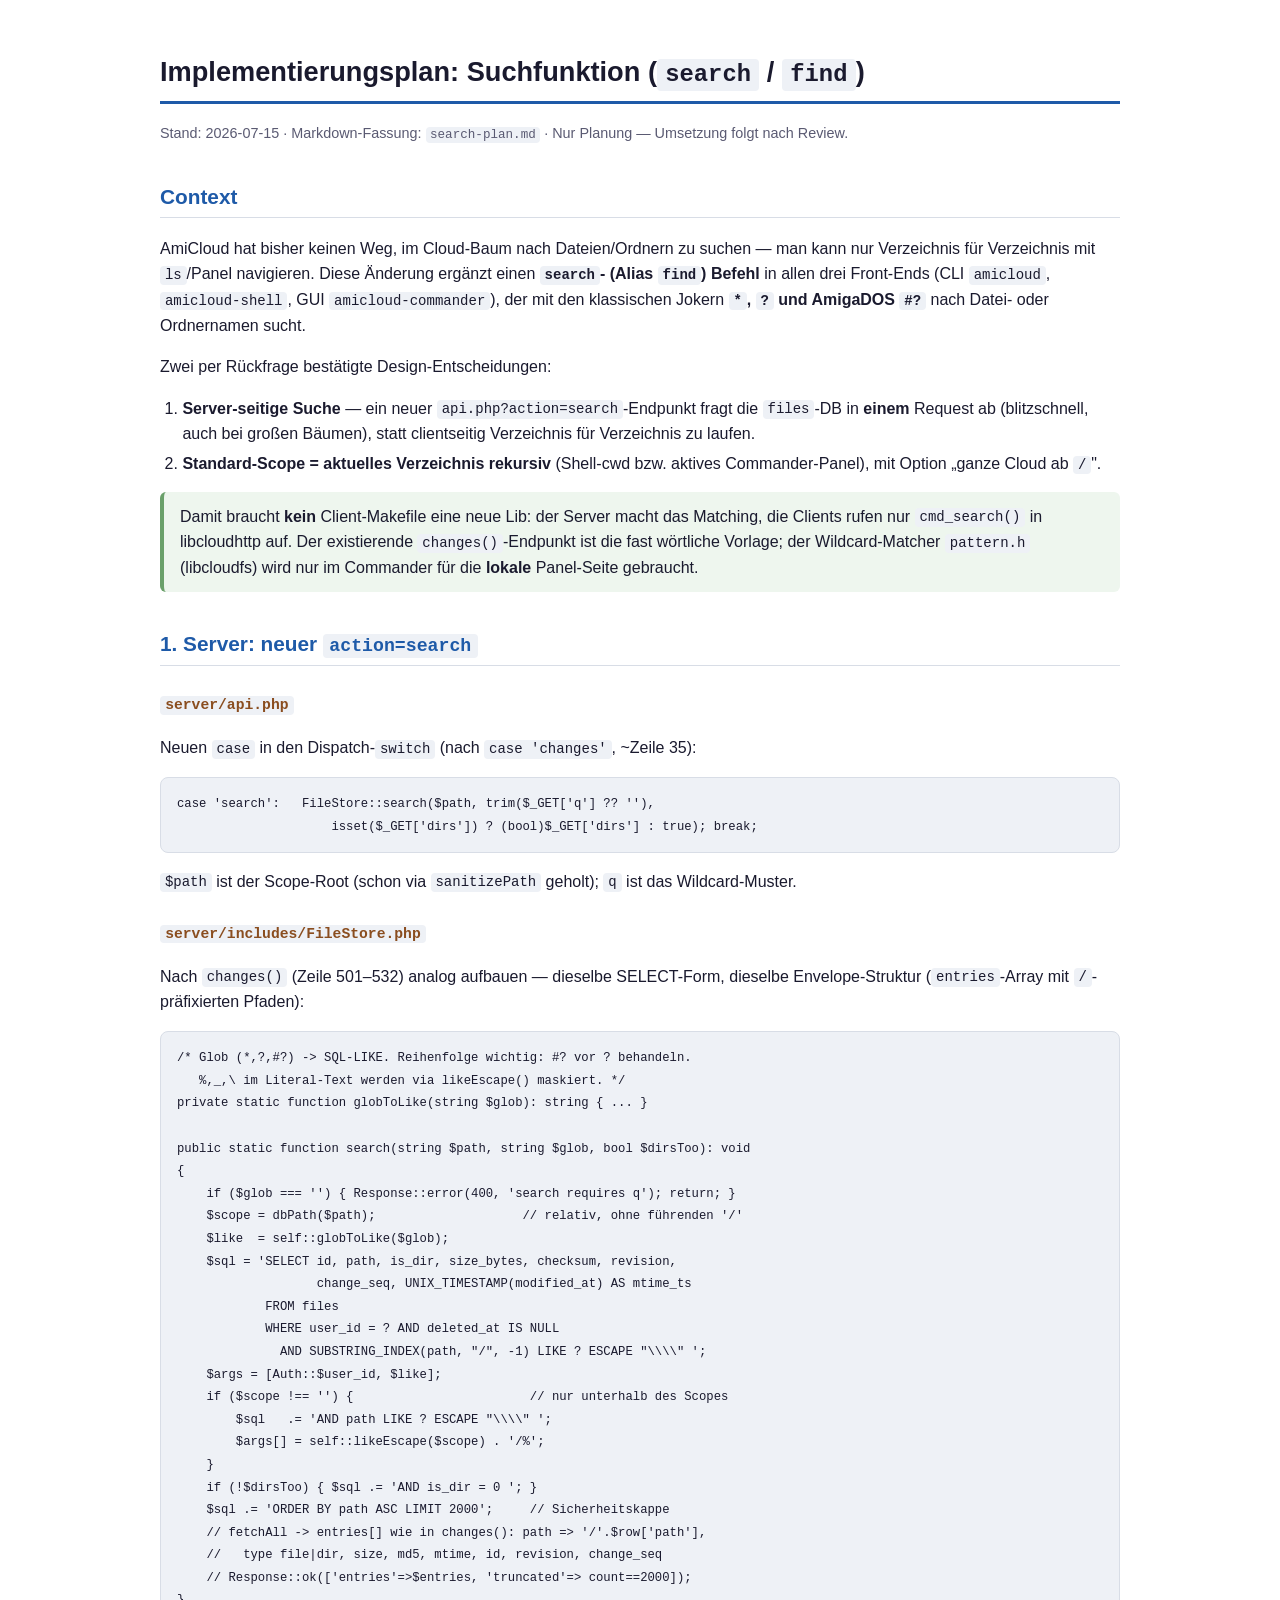
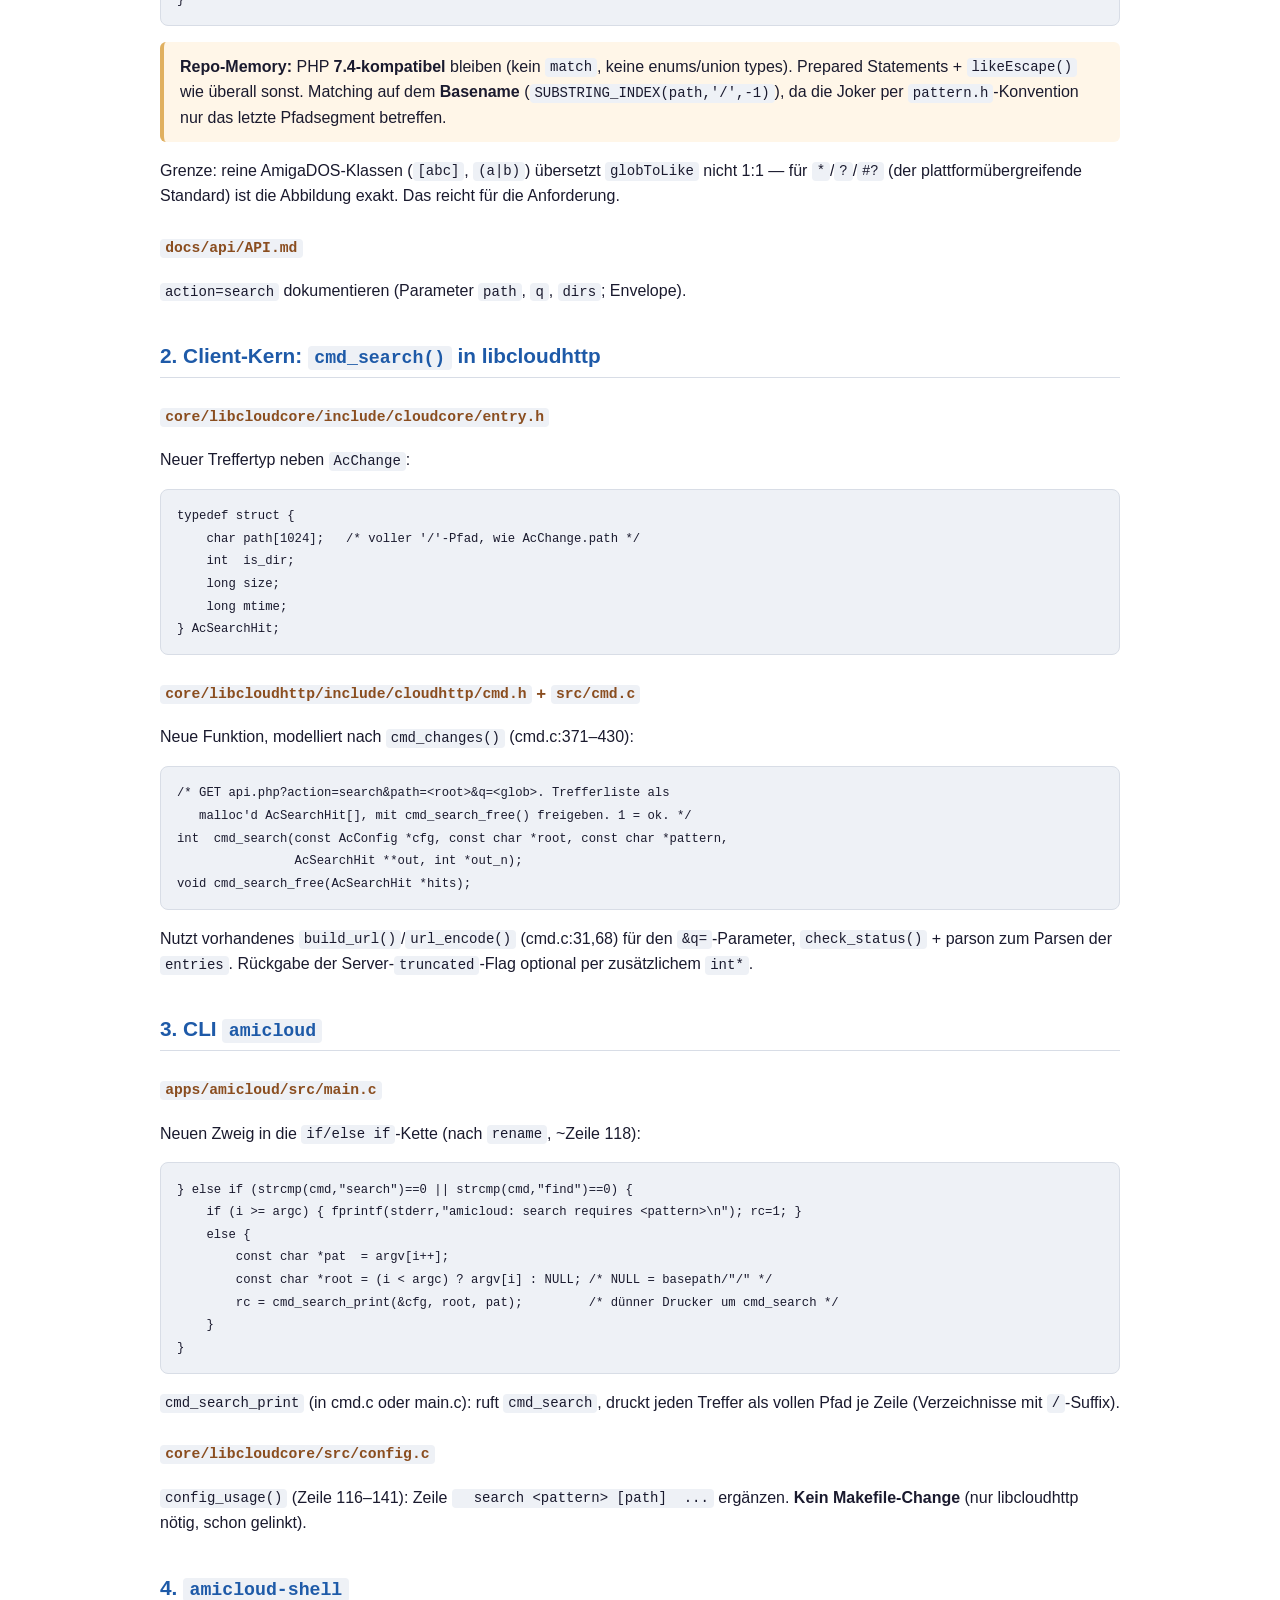
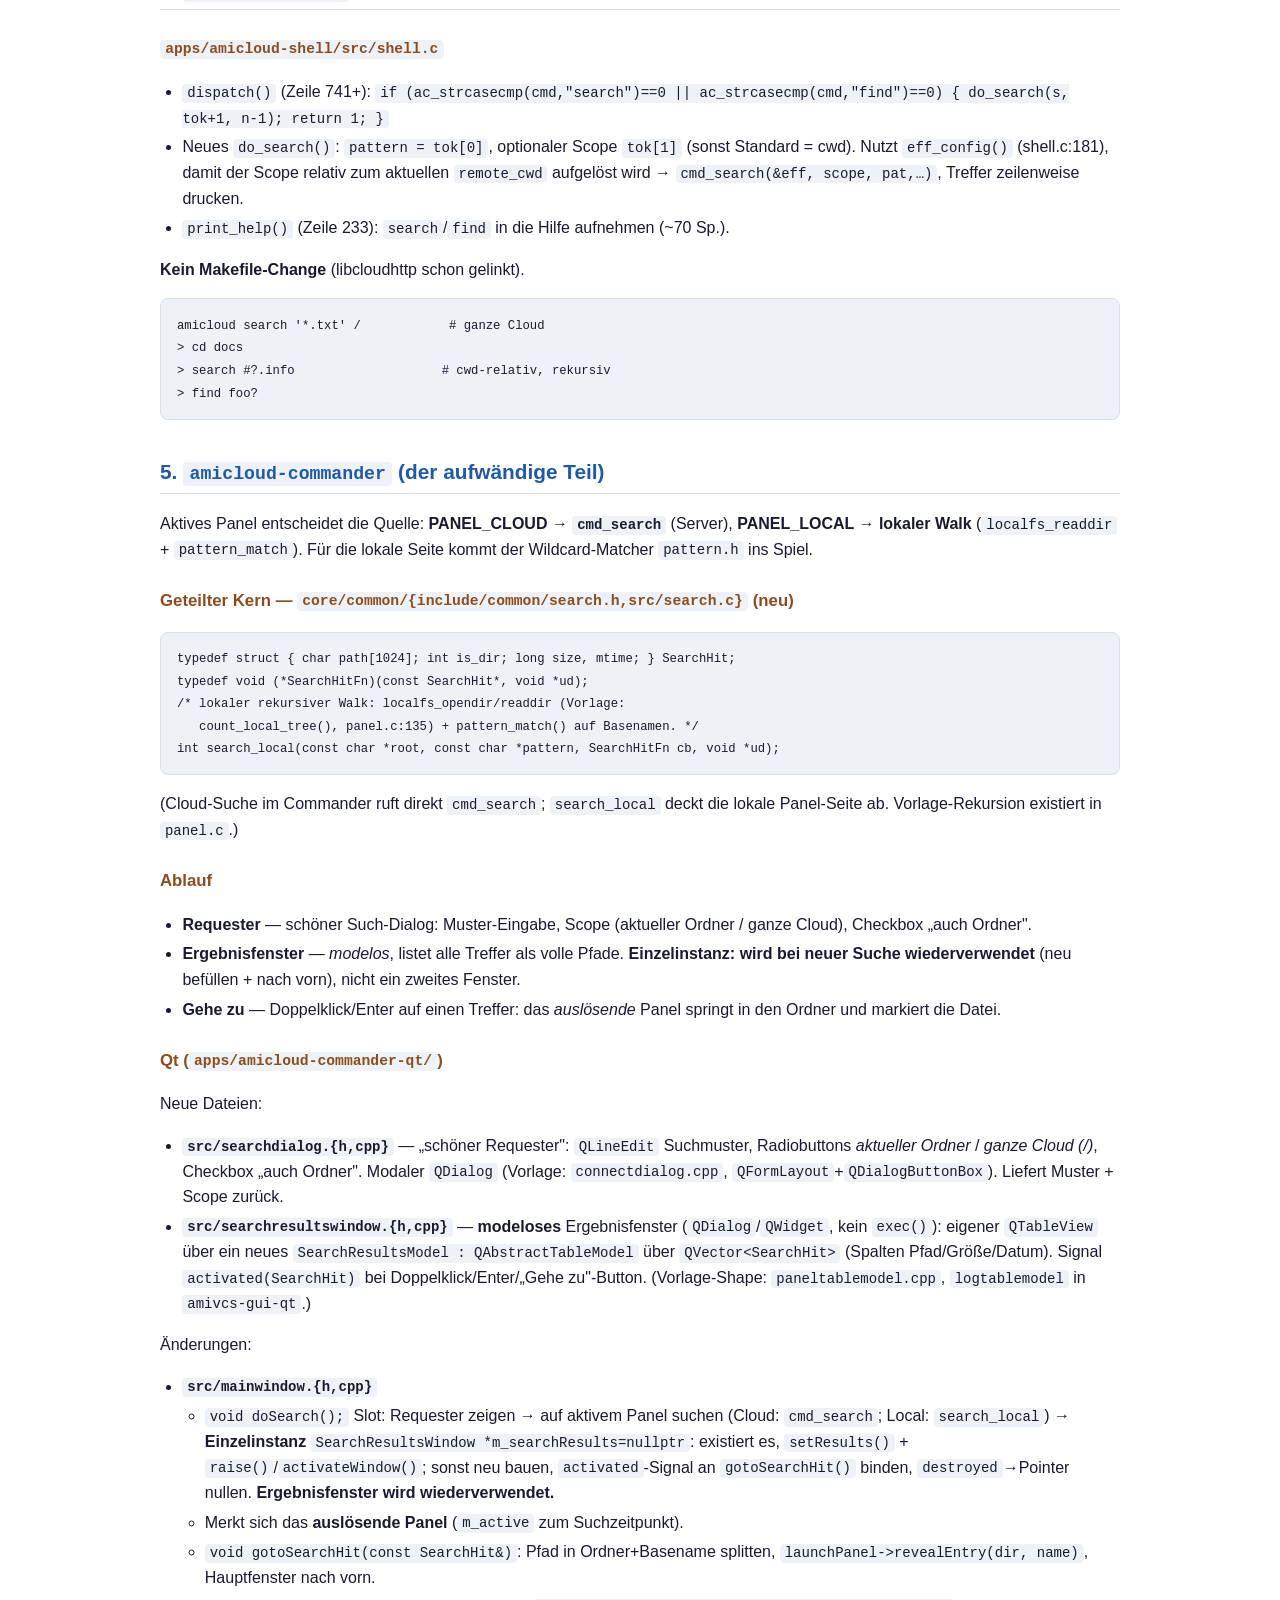
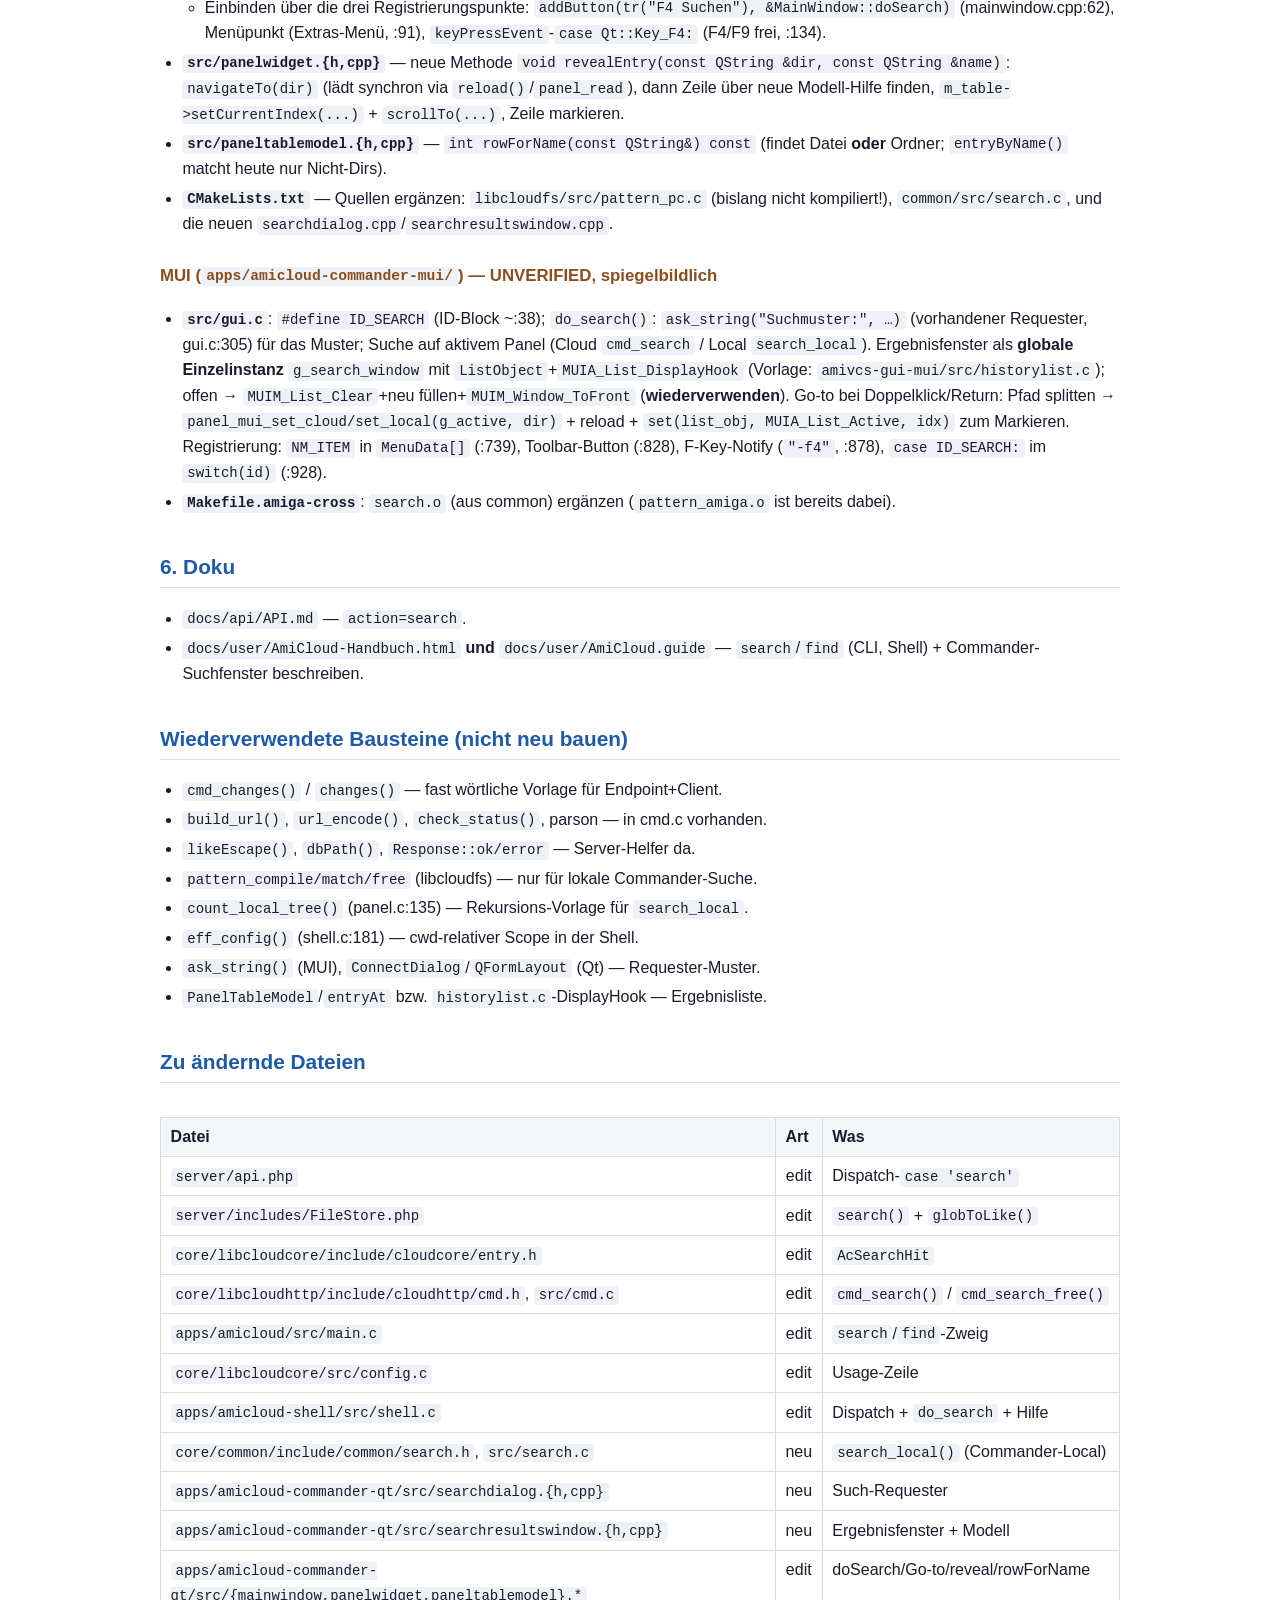
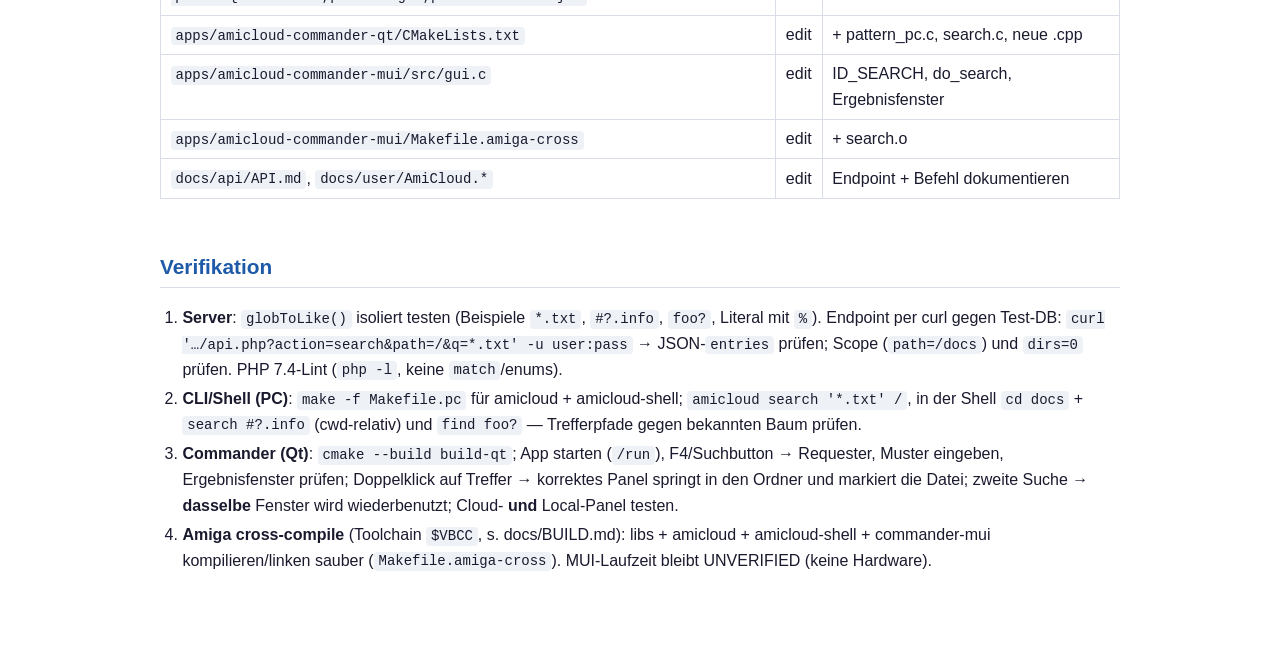
<file: docs/design/search-plan.html>
<!DOCTYPE html>
<html lang="de">
<head>
<meta charset="utf-8">
<meta name="viewport" content="width=device-width, initial-scale=1">
<title>AmiCloud — Implementierungsplan: Suchfunktion</title>
<style>
  :root {
    --bg: #ffffff; --fg: #1a1a2e; --muted: #5a5a72;
    --accent: #1e5aa8; --accent2: #8a4d1f;
    --card: #f4f6fa; --border: #d8dde6; --code-bg: #eef1f6;
    --warn-bg: #fff6e8; --warn-border: #e0b060;
    --rule-bg: #eef6ee; --rule-border: #6aa06a;
  }
  @media (prefers-color-scheme: dark) {
    :root {
      --bg: #16181d; --fg: #e4e6eb; --muted: #9aa0ad;
      --accent: #7ab0f0; --accent2: #e0a060;
      --card: #1e222a; --border: #333a46; --code-bg: #242933;
      --warn-bg: #2a2418; --warn-border: #8a6a30;
      --rule-bg: #1b2a1b; --rule-border: #4a7a4a;
    }
  }
  * { box-sizing: border-box; }
  body {
    margin: 0; padding: 2rem 1rem; background: var(--bg); color: var(--fg);
    font: 16px/1.6 -apple-system, "Segoe UI", Roboto, Helvetica, Arial, sans-serif;
  }
  main { max-width: 60rem; margin: 0 auto; }
  h1 { font-size: 1.7rem; border-bottom: 3px solid var(--accent); padding-bottom: .4rem; }
  h2 { font-size: 1.3rem; color: var(--accent); margin-top: 2.2rem; border-bottom: 1px solid var(--border); padding-bottom: .25rem; }
  h3 { font-size: 1.05rem; color: var(--accent2); margin-top: 1.6rem; }
  code, pre { font-family: "SF Mono", Menlo, Consolas, monospace; font-size: .875em; }
  code { background: var(--code-bg); padding: .1em .35em; border-radius: 4px; }
  pre { background: var(--code-bg); border: 1px solid var(--border); border-radius: 8px; padding: .9rem 1rem; overflow-x: auto; }
  pre code { background: none; padding: 0; }
  ul, ol { padding-left: 1.4rem; }
  li { margin: .25rem 0; }
  li > ul, li > ol { margin: .25rem 0; }
  table { border-collapse: collapse; width: 100%; margin: 1rem 0; }
  .tablewrap { overflow-x: auto; }
  th, td { border: 1px solid var(--border); padding: .4rem .6rem; text-align: left; vertical-align: top; }
  th { background: var(--card); }
  td.c { text-align: center; white-space: nowrap; }
  .stage { background: var(--card); border: 1px solid var(--border); border-radius: 10px; padding: .2rem 1.2rem 1rem; margin: 1.4rem 0; }
  .warn { background: var(--warn-bg); border-left: 4px solid var(--warn-border); border-radius: 6px; padding: .7rem 1rem; margin: 1rem 0; }
  .rule { background: var(--rule-bg); border-left: 4px solid var(--rule-border); border-radius: 6px; padding: .7rem 1rem; margin: 1rem 0; }
  .meta { color: var(--muted); font-size: .9rem; }
  hr { border: none; border-top: 1px solid var(--border); margin: 2rem 0; }
  strong { color: inherit; }
</style>
</head>
<body>
<main>
<h1>Implementierungsplan: Suchfunktion (<code>search</code> / <code>find</code>)</h1>
<p class="meta">Stand: 2026-07-15 · Markdown-Fassung: <code>search-plan.md</code> · Nur Planung — Umsetzung folgt nach Review.</p>

<h2>Context</h2>
<p>AmiCloud hat bisher keinen Weg, im Cloud-Baum nach Dateien/Ordnern zu suchen —
man kann nur Verzeichnis für Verzeichnis mit <code>ls</code>/Panel navigieren.
Diese Änderung ergänzt einen <strong><code>search</code>- (Alias <code>find</code>)
Befehl</strong> in allen drei Front-Ends (CLI <code>amicloud</code>,
<code>amicloud-shell</code>, GUI <code>amicloud-commander</code>), der mit den
klassischen Jokern <strong><code>*</code>, <code>?</code> und AmigaDOS
<code>#?</code></strong> nach Datei- oder Ordnernamen sucht.</p>

<p>Zwei per Rückfrage bestätigte Design-Entscheidungen:</p>
<ol>
  <li><strong>Server-seitige Suche</strong> — ein neuer <code>api.php?action=search</code>-Endpunkt
    fragt die <code>files</code>-DB in <strong>einem</strong> Request ab (blitzschnell,
    auch bei großen Bäumen), statt clientseitig Verzeichnis für Verzeichnis zu laufen.</li>
  <li><strong>Standard-Scope = aktuelles Verzeichnis rekursiv</strong> (Shell-cwd bzw.
    aktives Commander-Panel), mit Option „ganze Cloud ab <code>/</code>".</li>
</ol>

<div class="rule">
  Damit braucht <strong>kein</strong> Client-Makefile eine neue Lib: der Server macht
  das Matching, die Clients rufen nur <code>cmd_search()</code> in libcloudhttp auf.
  Der existierende <code>changes()</code>-Endpunkt ist die fast wörtliche Vorlage;
  der Wildcard-Matcher <code>pattern.h</code> (libcloudfs) wird nur im Commander
  für die <strong>lokale</strong> Panel-Seite gebraucht.
</div>

<h2>1. Server: neuer <code>action=search</code></h2>
<h3><code>server/api.php</code></h3>
<p>Neuen <code>case</code> in den Dispatch-<code>switch</code> (nach <code>case 'changes'</code>, ~Zeile 35):</p>
<pre><code>case 'search':   FileStore::search($path, trim($_GET['q'] ?? ''),
                     isset($_GET['dirs']) ? (bool)$_GET['dirs'] : true); break;</code></pre>
<p><code>$path</code> ist der Scope-Root (schon via <code>sanitizePath</code> geholt);
<code>q</code> ist das Wildcard-Muster.</p>

<h3><code>server/includes/FileStore.php</code></h3>
<p>Nach <code>changes()</code> (Zeile 501–532) analog aufbauen — dieselbe SELECT-Form,
dieselbe Envelope-Struktur (<code>entries</code>-Array mit <code>/</code>-präfixierten Pfaden):</p>
<pre><code>/* Glob (*,?,#?) -> SQL-LIKE. Reihenfolge wichtig: #? vor ? behandeln.
   %,_,\ im Literal-Text werden via likeEscape() maskiert. */
private static function globToLike(string $glob): string { ... }

public static function search(string $path, string $glob, bool $dirsToo): void
{
    if ($glob === '') { Response::error(400, 'search requires q'); return; }
    $scope = dbPath($path);                    // relativ, ohne führenden '/'
    $like  = self::globToLike($glob);
    $sql = 'SELECT id, path, is_dir, size_bytes, checksum, revision,
                   change_seq, UNIX_TIMESTAMP(modified_at) AS mtime_ts
            FROM files
            WHERE user_id = ? AND deleted_at IS NULL
              AND SUBSTRING_INDEX(path, "/", -1) LIKE ? ESCAPE "\\\\" ';
    $args = [Auth::$user_id, $like];
    if ($scope !== '') {                        // nur unterhalb des Scopes
        $sql   .= 'AND path LIKE ? ESCAPE "\\\\" ';
        $args[] = self::likeEscape($scope) . '/%';
    }
    if (!$dirsToo) { $sql .= 'AND is_dir = 0 '; }
    $sql .= 'ORDER BY path ASC LIMIT 2000';     // Sicherheitskappe
    // fetchAll -> entries[] wie in changes(): path => '/'.$row['path'],
    //   type file|dir, size, md5, mtime, id, revision, change_seq
    // Response::ok(['entries'=>$entries, 'truncated'=> count==2000]);
}</code></pre>

<div class="warn">
  <strong>Repo-Memory:</strong> PHP <strong>7.4-kompatibel</strong> bleiben (kein
  <code>match</code>, keine enums/union types). Prepared Statements +
  <code>likeEscape()</code> wie überall sonst. Matching auf dem
  <strong>Basename</strong> (<code>SUBSTRING_INDEX(path,'/',-1)</code>), da die
  Joker per <code>pattern.h</code>-Konvention nur das letzte Pfadsegment betreffen.
</div>

<p>Grenze: reine AmigaDOS-Klassen (<code>[abc]</code>, <code>(a|b)</code>) übersetzt
<code>globToLike</code> nicht 1:1 — für <code>*</code>/<code>?</code>/<code>#?</code>
(der plattformübergreifende Standard) ist die Abbildung exakt. Das reicht für die
Anforderung.</p>

<h3><code>docs/api/API.md</code></h3>
<p><code>action=search</code> dokumentieren (Parameter <code>path</code>, <code>q</code>,
<code>dirs</code>; Envelope).</p>

<h2>2. Client-Kern: <code>cmd_search()</code> in libcloudhttp</h2>
<h3><code>core/libcloudcore/include/cloudcore/entry.h</code></h3>
<p>Neuer Trefferty­p neben <code>AcChange</code>:</p>
<pre><code>typedef struct {
    char path[1024];   /* voller '/'-Pfad, wie AcChange.path */
    int  is_dir;
    long size;
    long mtime;
} AcSearchHit;</code></pre>

<h3><code>core/libcloudhttp/include/cloudhttp/cmd.h</code> + <code>src/cmd.c</code></h3>
<p>Neue Funktion, modelliert nach <code>cmd_changes()</code> (cmd.c:371–430):</p>
<pre><code>/* GET api.php?action=search&amp;path=&lt;root&gt;&amp;q=&lt;glob&gt;. Trefferliste als
   malloc'd AcSearchHit[], mit cmd_search_free() freigeben. 1 = ok. */
int  cmd_search(const AcConfig *cfg, const char *root, const char *pattern,
                AcSearchHit **out, int *out_n);
void cmd_search_free(AcSearchHit *hits);</code></pre>
<p>Nutzt vorhandenes <code>build_url()</code>/<code>url_encode()</code> (cmd.c:31,68)
für den <code>&amp;q=</code>-Parameter, <code>check_status()</code> + parson zum
Parsen der <code>entries</code>. Rückgabe der Server-<code>truncated</code>-Flag
optional per zusätzlichem <code>int*</code>.</p>

<h2>3. CLI <code>amicloud</code></h2>
<h3><code>apps/amicloud/src/main.c</code></h3>
<p>Neuen Zweig in die <code>if/else if</code>-Kette (nach <code>rename</code>, ~Zeile 118):</p>
<pre><code>} else if (strcmp(cmd,"search")==0 || strcmp(cmd,"find")==0) {
    if (i &gt;= argc) { fprintf(stderr,"amicloud: search requires &lt;pattern&gt;\n"); rc=1; }
    else {
        const char *pat  = argv[i++];
        const char *root = (i &lt; argc) ? argv[i] : NULL; /* NULL = basepath/"/" */
        rc = cmd_search_print(&amp;cfg, root, pat);         /* dünner Drucker um cmd_search */
    }
}</code></pre>
<p><code>cmd_search_print</code> (in cmd.c oder main.c): ruft <code>cmd_search</code>,
druckt jeden Treffer als vollen Pfad je Zeile (Verzeichnisse mit <code>/</code>-Suffix).</p>

<h3><code>core/libcloudcore/src/config.c</code></h3>
<p><code>config_usage()</code> (Zeile 116–141): Zeile
<code>&nbsp;&nbsp;search &lt;pattern&gt; [path]&nbsp;&nbsp;...</code> ergänzen.
<strong>Kein Makefile-Change</strong> (nur libcloudhttp nötig, schon gelinkt).</p>

<h2>4. <code>amicloud-shell</code></h2>
<h3><code>apps/amicloud-shell/src/shell.c</code></h3>
<ul>
  <li><code>dispatch()</code> (Zeile 741+):
    <code>if (ac_strcasecmp(cmd,"search")==0 || ac_strcasecmp(cmd,"find")==0) { do_search(s, tok+1, n-1); return 1; }</code></li>
  <li>Neues <code>do_search()</code>: <code>pattern = tok[0]</code>, optionaler
    Scope <code>tok[1]</code> (sonst Standard = cwd). Nutzt <code>eff_config()</code>
    (shell.c:181), damit der Scope relativ zum aktuellen <code>remote_cwd</code>
    aufgelöst wird → <code>cmd_search(&amp;eff, scope, pat,…)</code>, Treffer
    zeilenweise drucken.</li>
  <li><code>print_help()</code> (Zeile 233): <code>search</code>/<code>find</code>
    in die Hilfe aufnehmen (~70 Sp.).</li>
</ul>
<p><strong>Kein Makefile-Change</strong> (libcloudhttp schon gelinkt).</p>
<pre><code>amicloud search '*.txt' /            # ganze Cloud
&gt; cd docs
&gt; search #?.info                    # cwd-relativ, rekursiv
&gt; find foo?</code></pre>

<h2>5. <code>amicloud-commander</code> (der aufwändige Teil)</h2>
<p>Aktives Panel entscheidet die Quelle: <strong>PANEL_CLOUD → <code>cmd_search</code></strong>
(Server), <strong>PANEL_LOCAL → lokaler Walk</strong> (<code>localfs_readdir</code> +
<code>pattern_match</code>). Für die lokale Seite kommt der Wildcard-Matcher
<code>pattern.h</code> ins Spiel.</p>

<h3>Geteilter Kern — <code>core/common/{include/common/search.h,src/search.c}</code> (neu)</h3>
<pre><code>typedef struct { char path[1024]; int is_dir; long size, mtime; } SearchHit;
typedef void (*SearchHitFn)(const SearchHit*, void *ud);
/* lokaler rekursiver Walk: localfs_opendir/readdir (Vorlage:
   count_local_tree(), panel.c:135) + pattern_match() auf Basenamen. */
int search_local(const char *root, const char *pattern, SearchHitFn cb, void *ud);</code></pre>
<p>(Cloud-Suche im Commander ruft direkt <code>cmd_search</code>;
<code>search_local</code> deckt die lokale Panel-Seite ab. Vorlage-Rekursion
existiert in <code>panel.c</code>.)</p>

<h3>Ablauf</h3>
<ul>
  <li><strong>Requester</strong> — schöner Such-Dialog: Muster-Eingabe, Scope
    (aktueller Ordner / ganze Cloud), Checkbox „auch Ordner".</li>
  <li><strong>Ergebnisfenster</strong> — <em>modelos</em>, listet alle Treffer
    als volle Pfade. <strong>Einzelinstanz: wird bei neuer Suche
    wiederverwendet</strong> (neu befüllen + nach vorn), nicht ein zweites Fenster.</li>
  <li><strong>Gehe zu</strong> — Doppelklick/Enter auf einen Treffer: das
    <em>auslösende</em> Panel springt in den Ordner und markiert die Datei.</li>
</ul>

<h3>Qt (<code>apps/amicloud-commander-qt/</code>)</h3>
<p>Neue Dateien:</p>
<ul>
  <li><strong><code>src/searchdialog.{h,cpp}</code></strong> — „schöner Requester":
    <code>QLineEdit</code> Suchmuster, Radiobuttons <em>aktueller Ordner</em> /
    <em>ganze Cloud (/)</em>, Checkbox „auch Ordner". Modaler <code>QDialog</code>
    (Vorlage: <code>connectdialog.cpp</code>, <code>QFormLayout</code>+<code>QDialogButtonBox</code>).
    Liefert Muster + Scope zurück.</li>
  <li><strong><code>src/searchresultswindow.{h,cpp}</code></strong> —
    <strong>modeloses</strong> Ergebnisfenster (<code>QDialog</code>/<code>QWidget</code>,
    kein <code>exec()</code>): eigener <code>QTableView</code> über ein neues
    <code>SearchResultsModel : QAbstractTableModel</code> über
    <code>QVector&lt;SearchHit&gt;</code> (Spalten Pfad/Größe/Datum). Signal
    <code>activated(SearchHit)</code> bei Doppelklick/Enter/„Gehe zu"-Button.
    (Vorlage-Shape: <code>paneltablemodel.cpp</code>, <code>logtablemodel</code>
    in <code>amivcs-gui-qt</code>.)</li>
</ul>
<p>Änderungen:</p>
<ul>
  <li><strong><code>src/mainwindow.{h,cpp}</code></strong>
    <ul>
      <li><code>void doSearch();</code> Slot: Requester zeigen → auf aktivem
        Panel suchen (Cloud: <code>cmd_search</code>; Local: <code>search_local</code>)
        → <strong>Einzelinstanz</strong> <code>SearchResultsWindow *m_searchResults=nullptr</code>:
        existiert es, <code>setResults()</code> + <code>raise()</code>/<code>activateWindow()</code>;
        sonst neu bauen, <code>activated</code>-Signal an <code>gotoSearchHit()</code>
        binden, <code>destroyed</code>→Pointer nullen. <strong>Ergebnisfenster wird
        wiederverwendet.</strong></li>
      <li>Merkt sich das <strong>auslösende Panel</strong> (<code>m_active</code>
        zum Suchzeitpunkt).</li>
      <li><code>void gotoSearchHit(const SearchHit&amp;)</code>: Pfad in
        Ordner+Basename splitten, <code>launchPanel-&gt;revealEntry(dir, name)</code>,
        Hauptfenster nach vorn.</li>
      <li>Einbinden über die drei Registrierungspunkte:
        <code>addButton(tr("F4 Suchen"), &amp;MainWindow::doSearch)</code>
        (mainwindow.cpp:62), Menüpunkt (Extras-Menü, :91),
        <code>keyPressEvent</code>-<code>case Qt::Key_F4:</code> (F4/F9 frei, :134).</li>
    </ul>
  </li>
  <li><strong><code>src/panelwidget.{h,cpp}</code></strong> — neue Methode
    <code>void revealEntry(const QString &amp;dir, const QString &amp;name)</code>:
    <code>navigateTo(dir)</code> (lädt synchron via <code>reload()</code>/<code>panel_read</code>),
    dann Zeile über neue Modell-Hilfe finden, <code>m_table-&gt;setCurrentIndex(...)</code>
    + <code>scrollTo(...)</code>, Zeile markieren.</li>
  <li><strong><code>src/paneltablemodel.{h,cpp}</code></strong> —
    <code>int rowForName(const QString&amp;) const</code> (findet Datei
    <strong>oder</strong> Ordner; <code>entryByName()</code> matcht heute nur
    Nicht-Dirs).</li>
  <li><strong><code>CMakeLists.txt</code></strong> — Quellen ergänzen:
    <code>libcloudfs/src/pattern_pc.c</code> (bislang nicht kompiliert!),
    <code>common/src/search.c</code>, und die neuen
    <code>searchdialog.cpp</code>/<code>searchresultswindow.cpp</code>.</li>
</ul>

<h3>MUI (<code>apps/amicloud-commander-mui/</code>) — UNVERIFIED, spiegelbildlich</h3>
<ul>
  <li><strong><code>src/gui.c</code></strong>: <code>#define ID_SEARCH</code>
    (ID-Block ~:38); <code>do_search()</code>: <code>ask_string("Suchmuster:", …)</code>
    (vorhandener Requester, gui.c:305) für das Muster; Suche auf aktivem Panel
    (Cloud <code>cmd_search</code> / Local <code>search_local</code>).
    Ergebnisfenster als <strong>globale Einzelinstanz</strong>
    <code>g_search_window</code> mit <code>ListObject</code>+<code>MUIA_List_DisplayHook</code>
    (Vorlage: <code>amivcs-gui-mui/src/historylist.c</code>); offen →
    <code>MUIM_List_Clear</code>+neu füllen+<code>MUIM_Window_ToFront</code>
    (<strong>wiederverwenden</strong>). Go-to bei Doppelklick/Return: Pfad
    splitten → <code>panel_mui_set_cloud/set_local(g_active, dir)</code> +
    reload + <code>set(list_obj, MUIA_List_Active, idx)</code> zum Markieren.
    Registrierung: <code>NM_ITEM</code> in <code>MenuData[]</code> (:739),
    Toolbar-Button (:828), F-Key-Notify (<code>"-f4"</code>, :878),
    <code>case ID_SEARCH:</code> im <code>switch(id)</code> (:928).</li>
  <li><strong><code>Makefile.amiga-cross</code></strong>: <code>search.o</code>
    (aus common) ergänzen (<code>pattern_amiga.o</code> ist bereits dabei).</li>
</ul>

<h2>6. Doku</h2>
<ul>
  <li><code>docs/api/API.md</code> — <code>action=search</code>.</li>
  <li><code>docs/user/AmiCloud-Handbuch.html</code> <strong>und</strong>
    <code>docs/user/AmiCloud.guide</code> — <code>search</code>/<code>find</code>
    (CLI, Shell) + Commander-Suchfenster beschreiben.</li>
</ul>

<h2>Wiederverwendete Bausteine (nicht neu bauen)</h2>
<ul>
  <li><code>cmd_changes()</code> / <code>changes()</code> — fast wörtliche Vorlage für Endpoint+Client.</li>
  <li><code>build_url()</code>, <code>url_encode()</code>, <code>check_status()</code>, parson — in cmd.c vorhanden.</li>
  <li><code>likeEscape()</code>, <code>dbPath()</code>, <code>Response::ok/error</code> — Server-Helfer da.</li>
  <li><code>pattern_compile/match/free</code> (libcloudfs) — nur für lokale Commander-Suche.</li>
  <li><code>count_local_tree()</code> (panel.c:135) — Rekursions-Vorlage für <code>search_local</code>.</li>
  <li><code>eff_config()</code> (shell.c:181) — cwd-relativer Scope in der Shell.</li>
  <li><code>ask_string()</code> (MUI), <code>ConnectDialog</code>/<code>QFormLayout</code> (Qt) — Requester-Muster.</li>
  <li><code>PanelTableModel</code>/<code>entryAt</code> bzw. <code>historylist.c</code>-DisplayHook — Ergebnisliste.</li>
</ul>

<h2>Zu ändernde Dateien</h2>
<div class="tablewrap">
<table>
<tr><th>Datei</th><th>Art</th><th>Was</th></tr>
<tr><td><code>server/api.php</code></td><td class="c">edit</td><td>Dispatch-<code>case 'search'</code></td></tr>
<tr><td><code>server/includes/FileStore.php</code></td><td class="c">edit</td><td><code>search()</code> + <code>globToLike()</code></td></tr>
<tr><td><code>core/libcloudcore/include/cloudcore/entry.h</code></td><td class="c">edit</td><td><code>AcSearchHit</code></td></tr>
<tr><td><code>core/libcloudhttp/include/cloudhttp/cmd.h</code>, <code>src/cmd.c</code></td><td class="c">edit</td><td><code>cmd_search()</code> / <code>cmd_search_free()</code></td></tr>
<tr><td><code>apps/amicloud/src/main.c</code></td><td class="c">edit</td><td><code>search</code>/<code>find</code>-Zweig</td></tr>
<tr><td><code>core/libcloudcore/src/config.c</code></td><td class="c">edit</td><td>Usage-Zeile</td></tr>
<tr><td><code>apps/amicloud-shell/src/shell.c</code></td><td class="c">edit</td><td>Dispatch + <code>do_search</code> + Hilfe</td></tr>
<tr><td><code>core/common/include/common/search.h</code>, <code>src/search.c</code></td><td class="c">neu</td><td><code>search_local()</code> (Commander-Local)</td></tr>
<tr><td><code>apps/amicloud-commander-qt/src/searchdialog.{h,cpp}</code></td><td class="c">neu</td><td>Such-Requester</td></tr>
<tr><td><code>apps/amicloud-commander-qt/src/searchresultswindow.{h,cpp}</code></td><td class="c">neu</td><td>Ergebnisfenster + Modell</td></tr>
<tr><td><code>apps/amicloud-commander-qt/src/{mainwindow,panelwidget,paneltablemodel}.*</code></td><td class="c">edit</td><td>doSearch/Go-to/reveal/rowForName</td></tr>
<tr><td><code>apps/amicloud-commander-qt/CMakeLists.txt</code></td><td class="c">edit</td><td>+ pattern_pc.c, search.c, neue .cpp</td></tr>
<tr><td><code>apps/amicloud-commander-mui/src/gui.c</code></td><td class="c">edit</td><td>ID_SEARCH, do_search, Ergebnisfenster</td></tr>
<tr><td><code>apps/amicloud-commander-mui/Makefile.amiga-cross</code></td><td class="c">edit</td><td>+ search.o</td></tr>
<tr><td><code>docs/api/API.md</code>, <code>docs/user/AmiCloud.*</code></td><td class="c">edit</td><td>Endpoint + Befehl dokumentieren</td></tr>
</table>
</div>

<h2>Verifikation</h2>
<ol>
  <li><strong>Server</strong>: <code>globToLike()</code> isoliert testen
    (Beispiele <code>*.txt</code>, <code>#?.info</code>, <code>foo?</code>,
    Literal mit <code>%</code>). Endpoint per curl gegen Test-DB:
    <code>curl '…/api.php?action=search&amp;path=/&amp;q=*.txt' -u user:pass</code>
    → JSON-<code>entries</code> prüfen; Scope (<code>path=/docs</code>) und
    <code>dirs=0</code> prüfen. PHP 7.4-Lint (<code>php -l</code>, keine
    <code>match</code>/enums).</li>
  <li><strong>CLI/Shell (PC)</strong>: <code>make -f Makefile.pc</code> für
    amicloud + amicloud-shell; <code>amicloud search '*.txt' /</code>, in der
    Shell <code>cd docs</code> + <code>search #?.info</code> (cwd-relativ) und
    <code>find foo?</code> — Trefferpfade gegen bekannten Baum prüfen.</li>
  <li><strong>Commander (Qt)</strong>: <code>cmake --build build-qt</code>; App
    starten (<code>/run</code>), F4/Suchbutton → Requester, Muster eingeben,
    Ergebnisfenster prüfen; Doppelklick auf Treffer → korrektes Panel springt
    in den Ordner und markiert die Datei; zweite Suche → <strong>dasselbe</strong>
    Fenster wird wiederbenutzt; Cloud- <strong>und</strong> Local-Panel testen.</li>
  <li><strong>Amiga cross-compile</strong> (Toolchain <code>$VBCC</code>,
    s. docs/BUILD.md): libs + amicloud + amicloud-shell + commander-mui
    kompilieren/linken sauber (<code>Makefile.amiga-cross</code>). MUI-Laufzeit
    bleibt UNVERIFIED (keine Hardware).</li>
</ol>

</main>
</body>
</html>
</file>
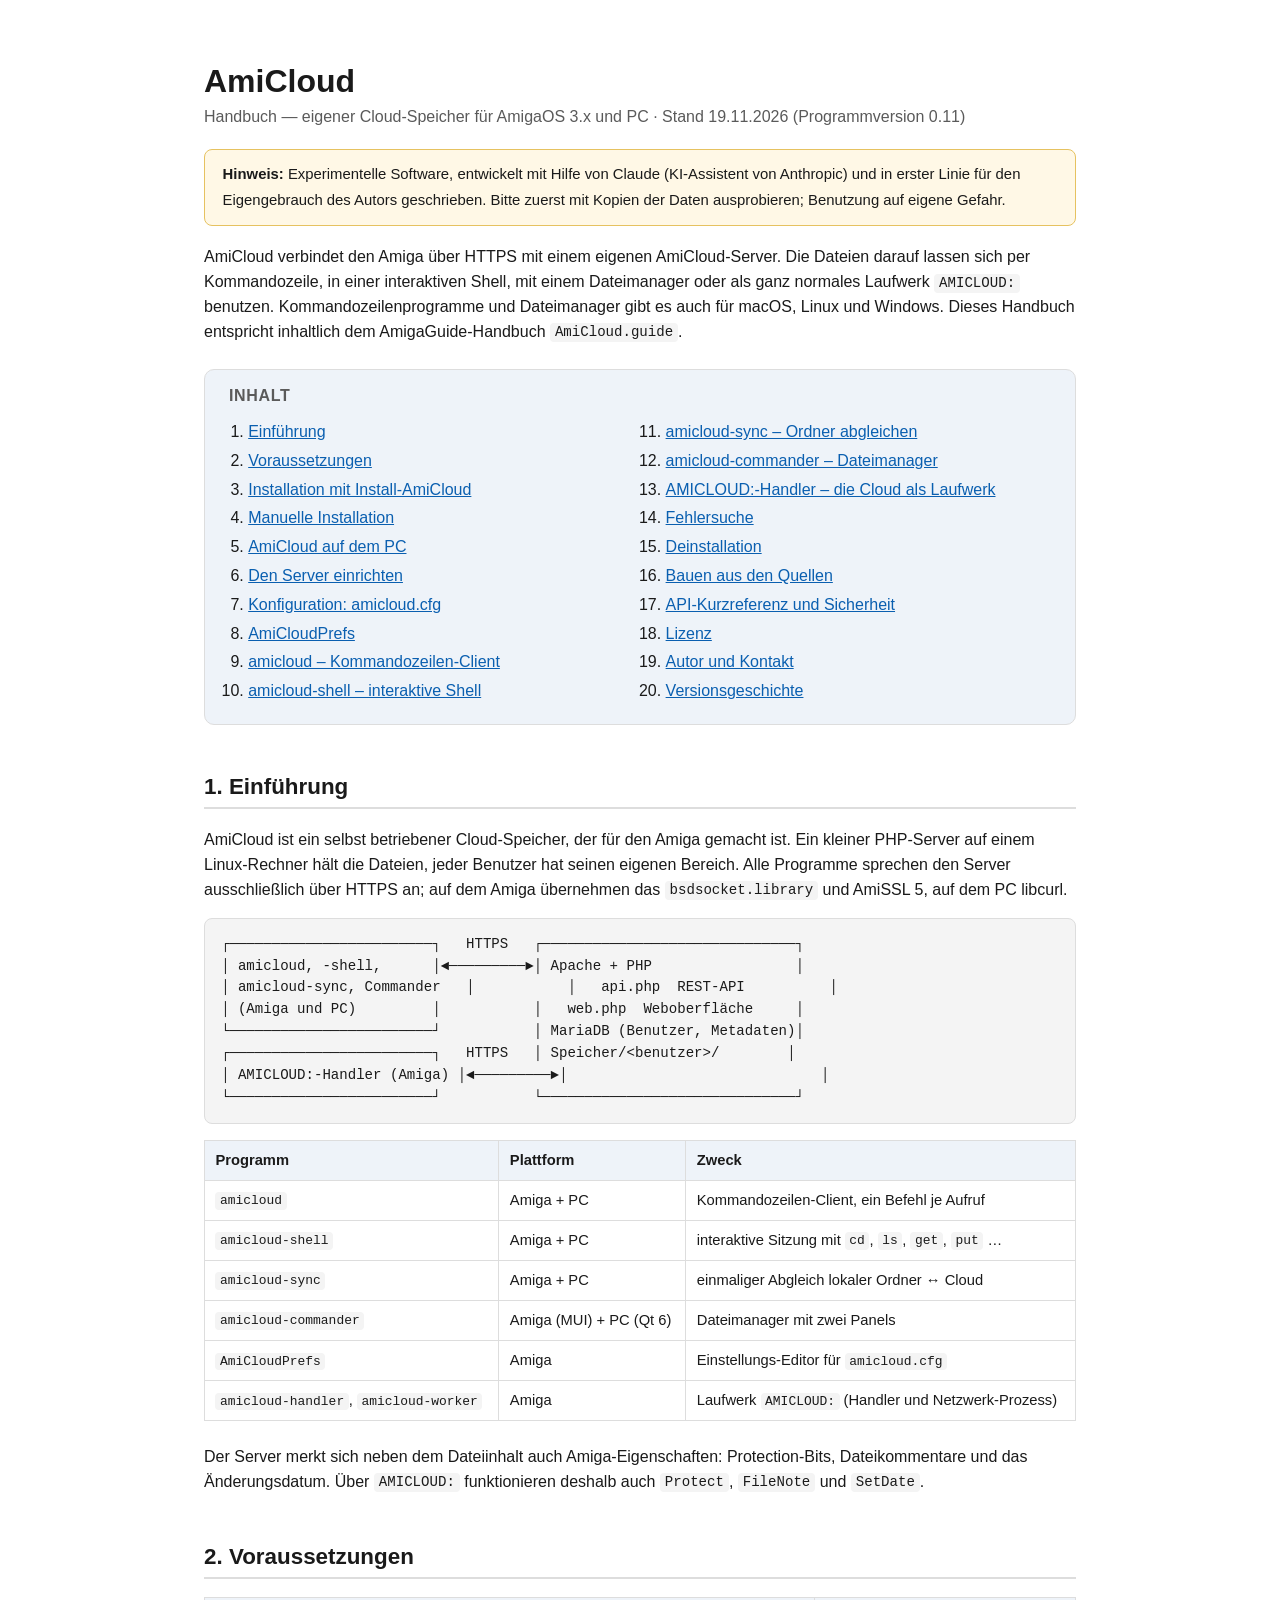
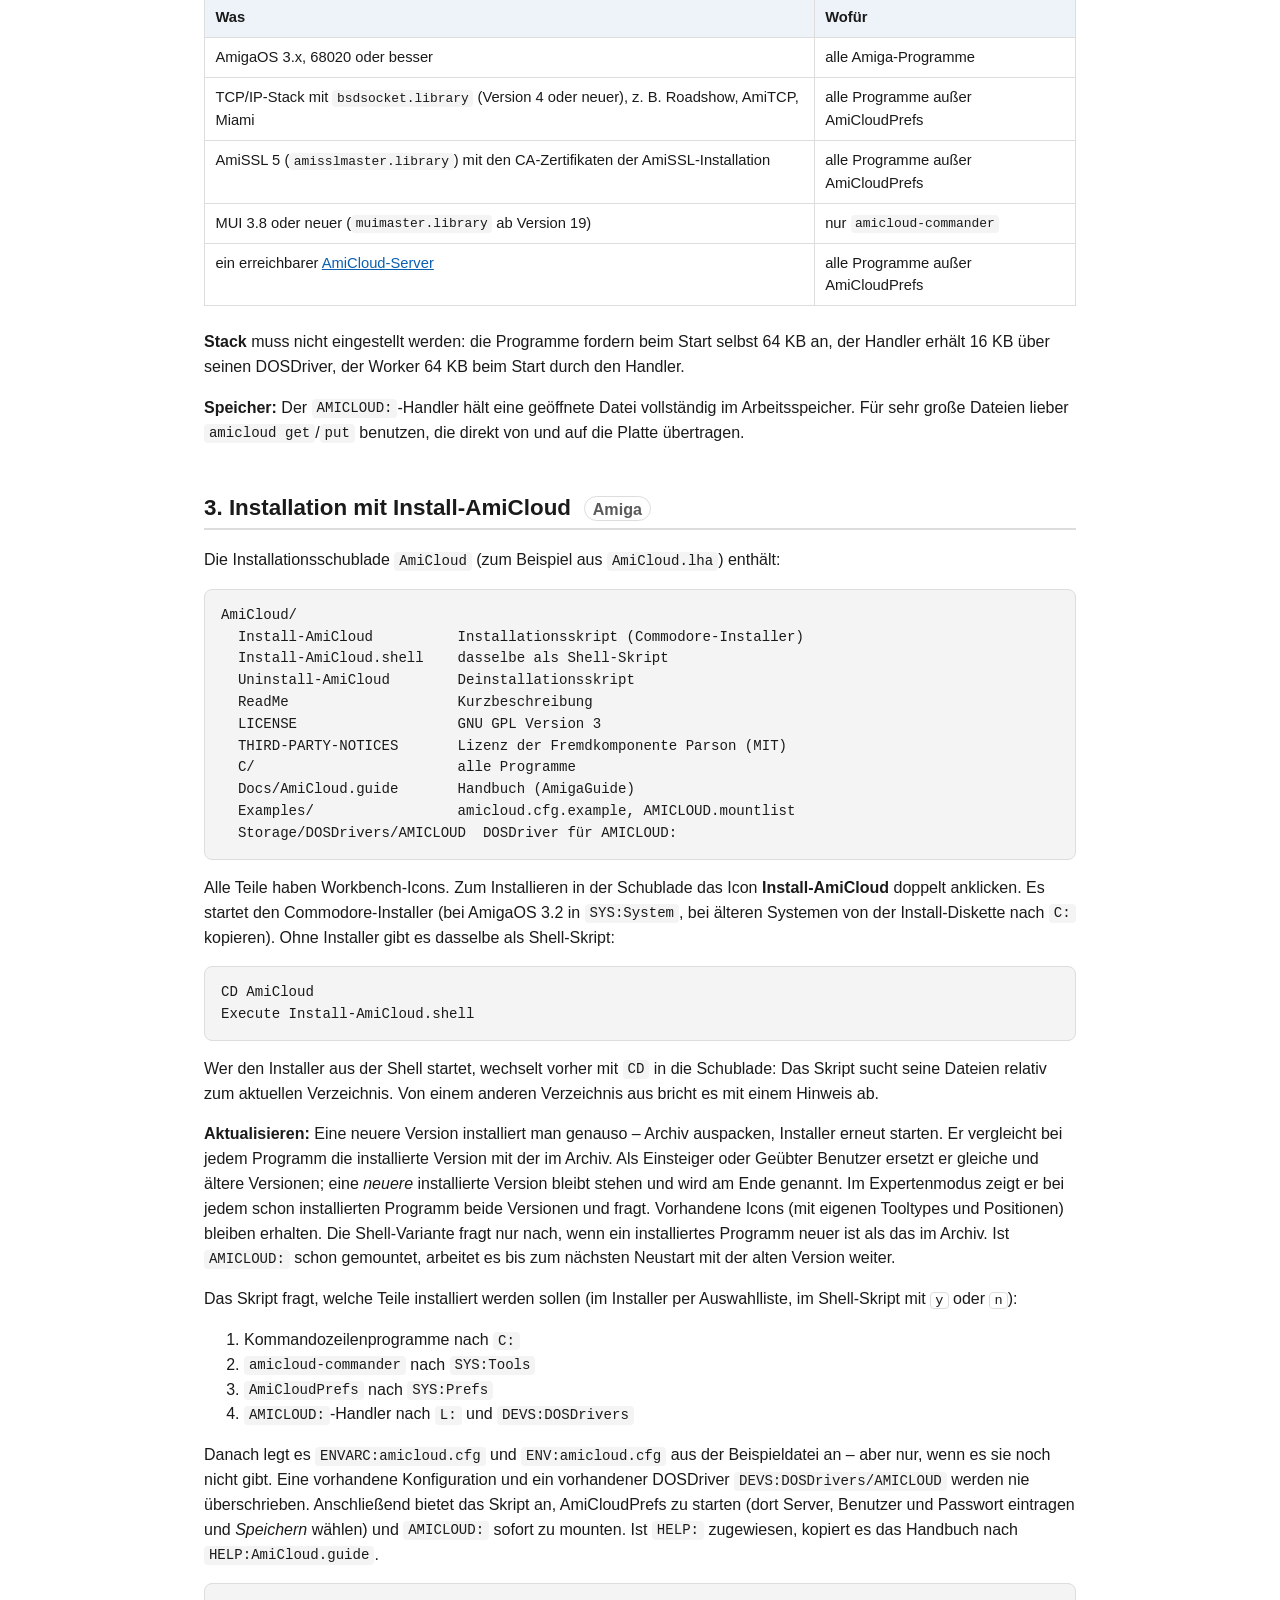
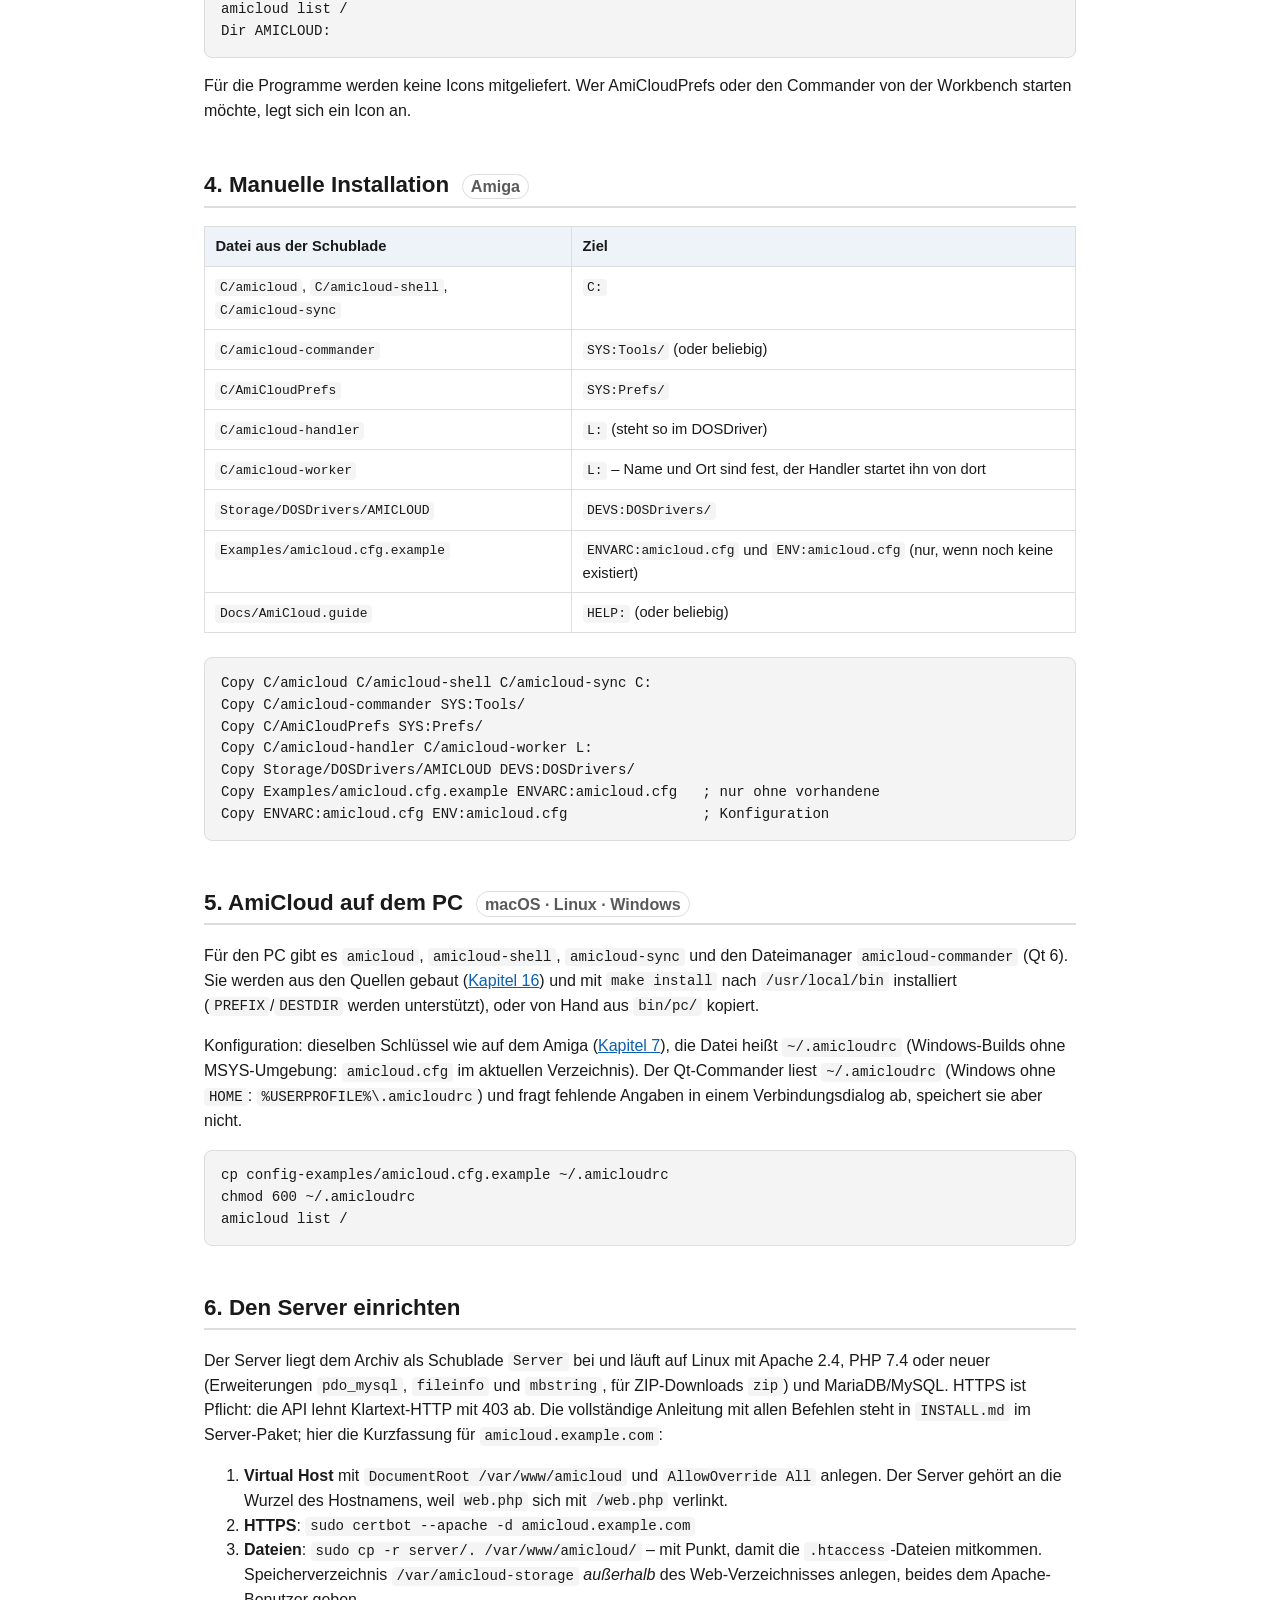
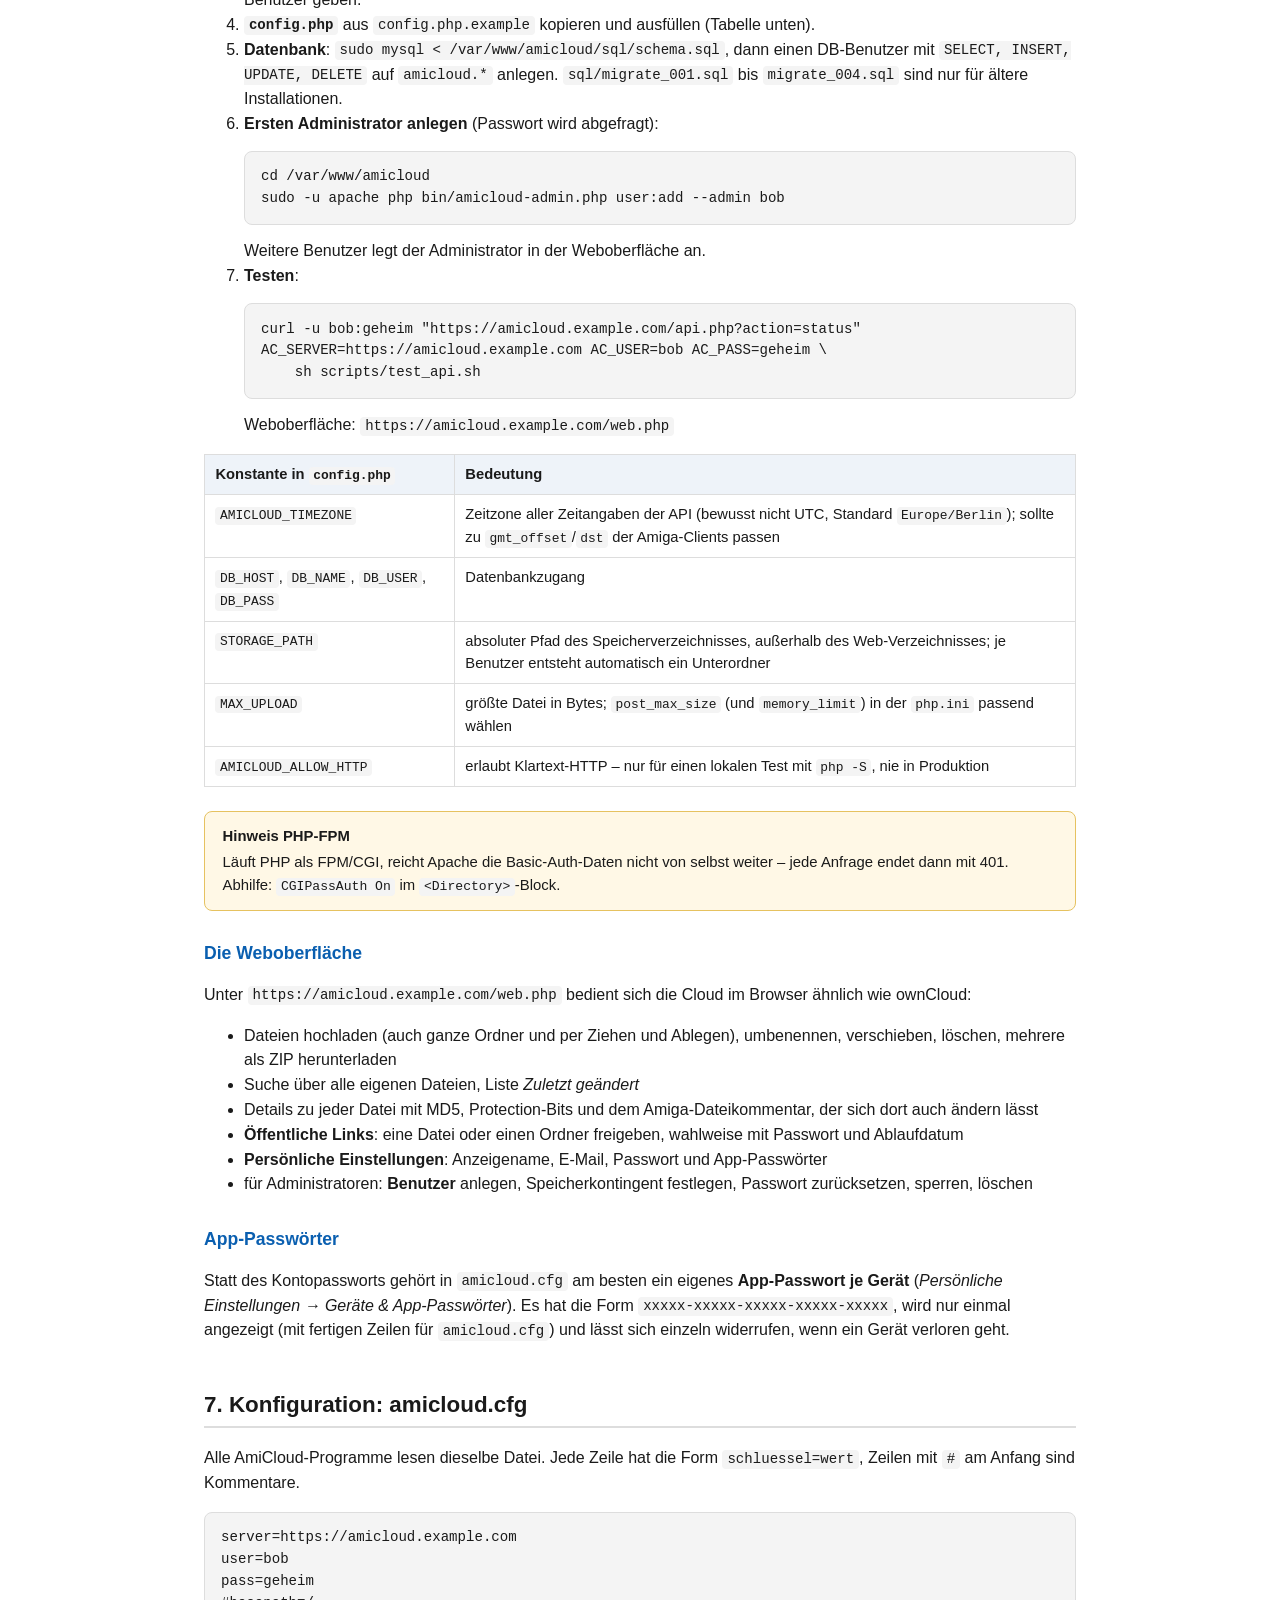
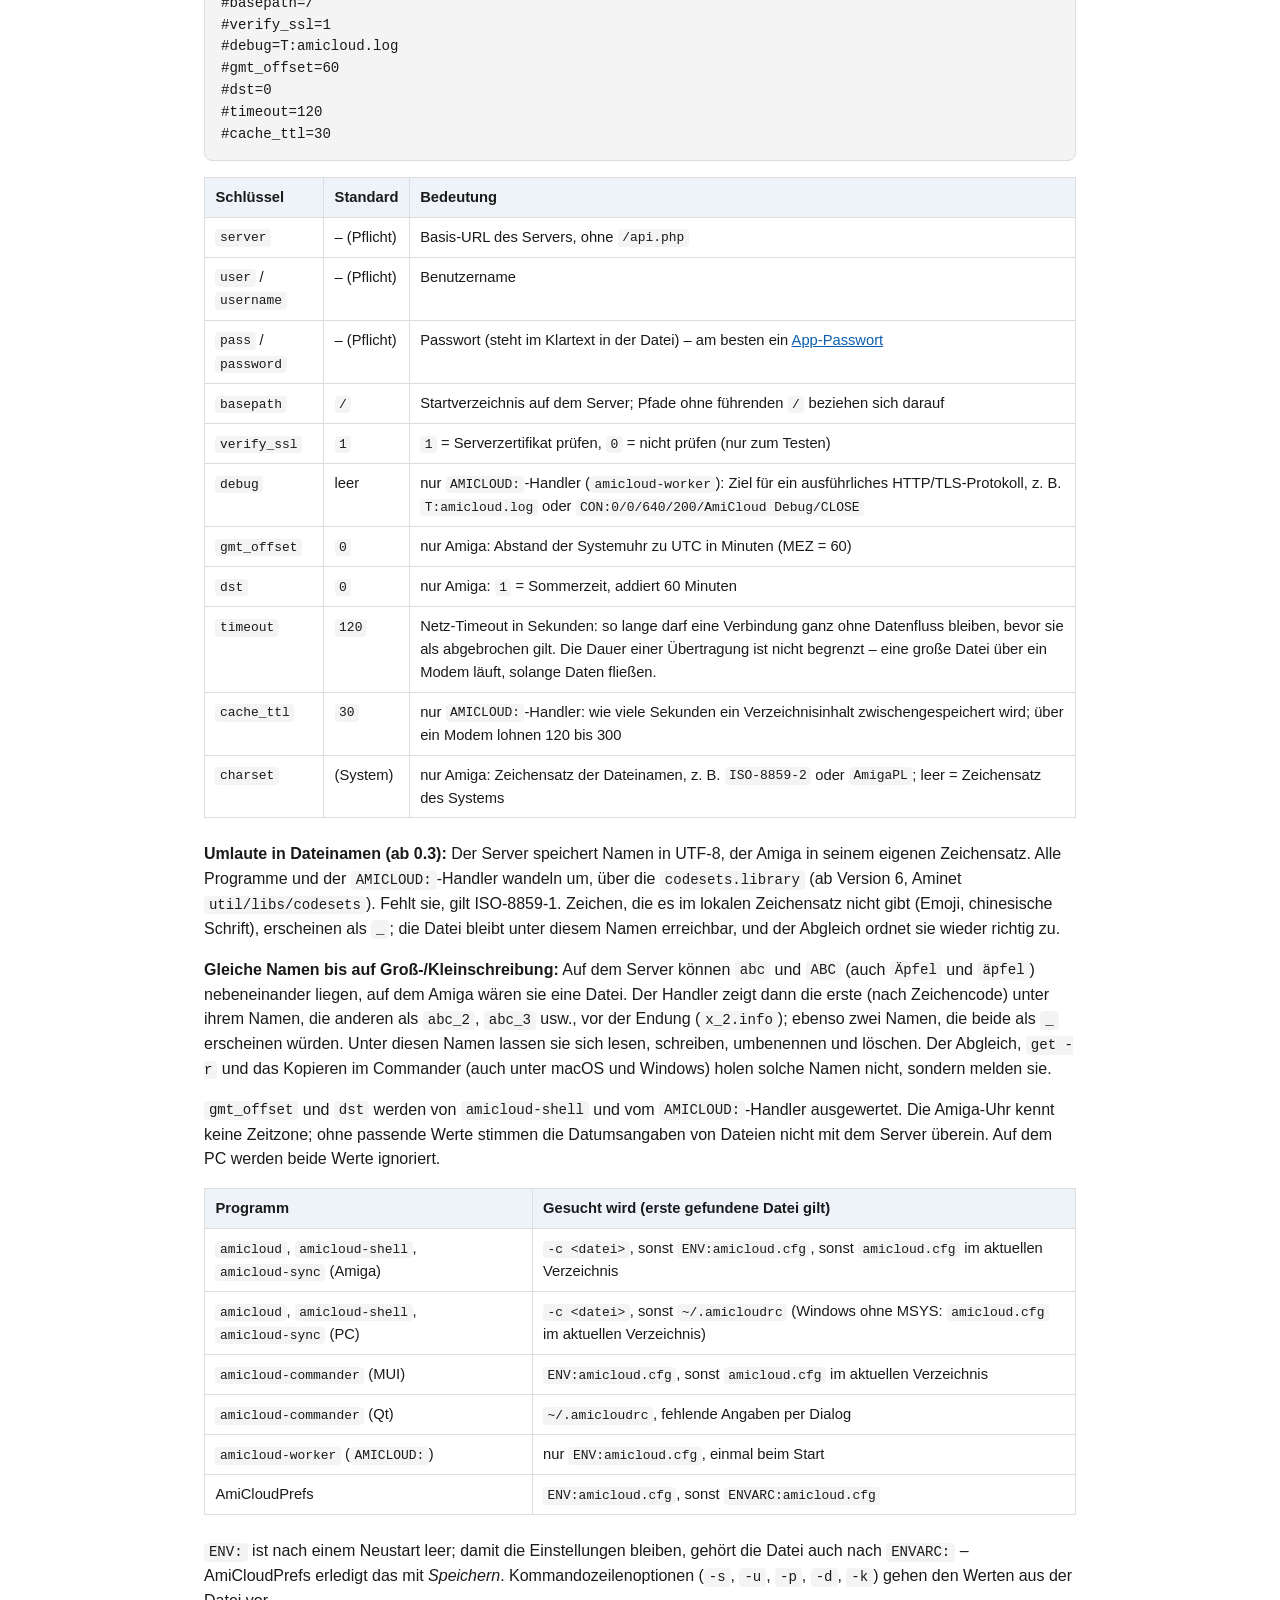
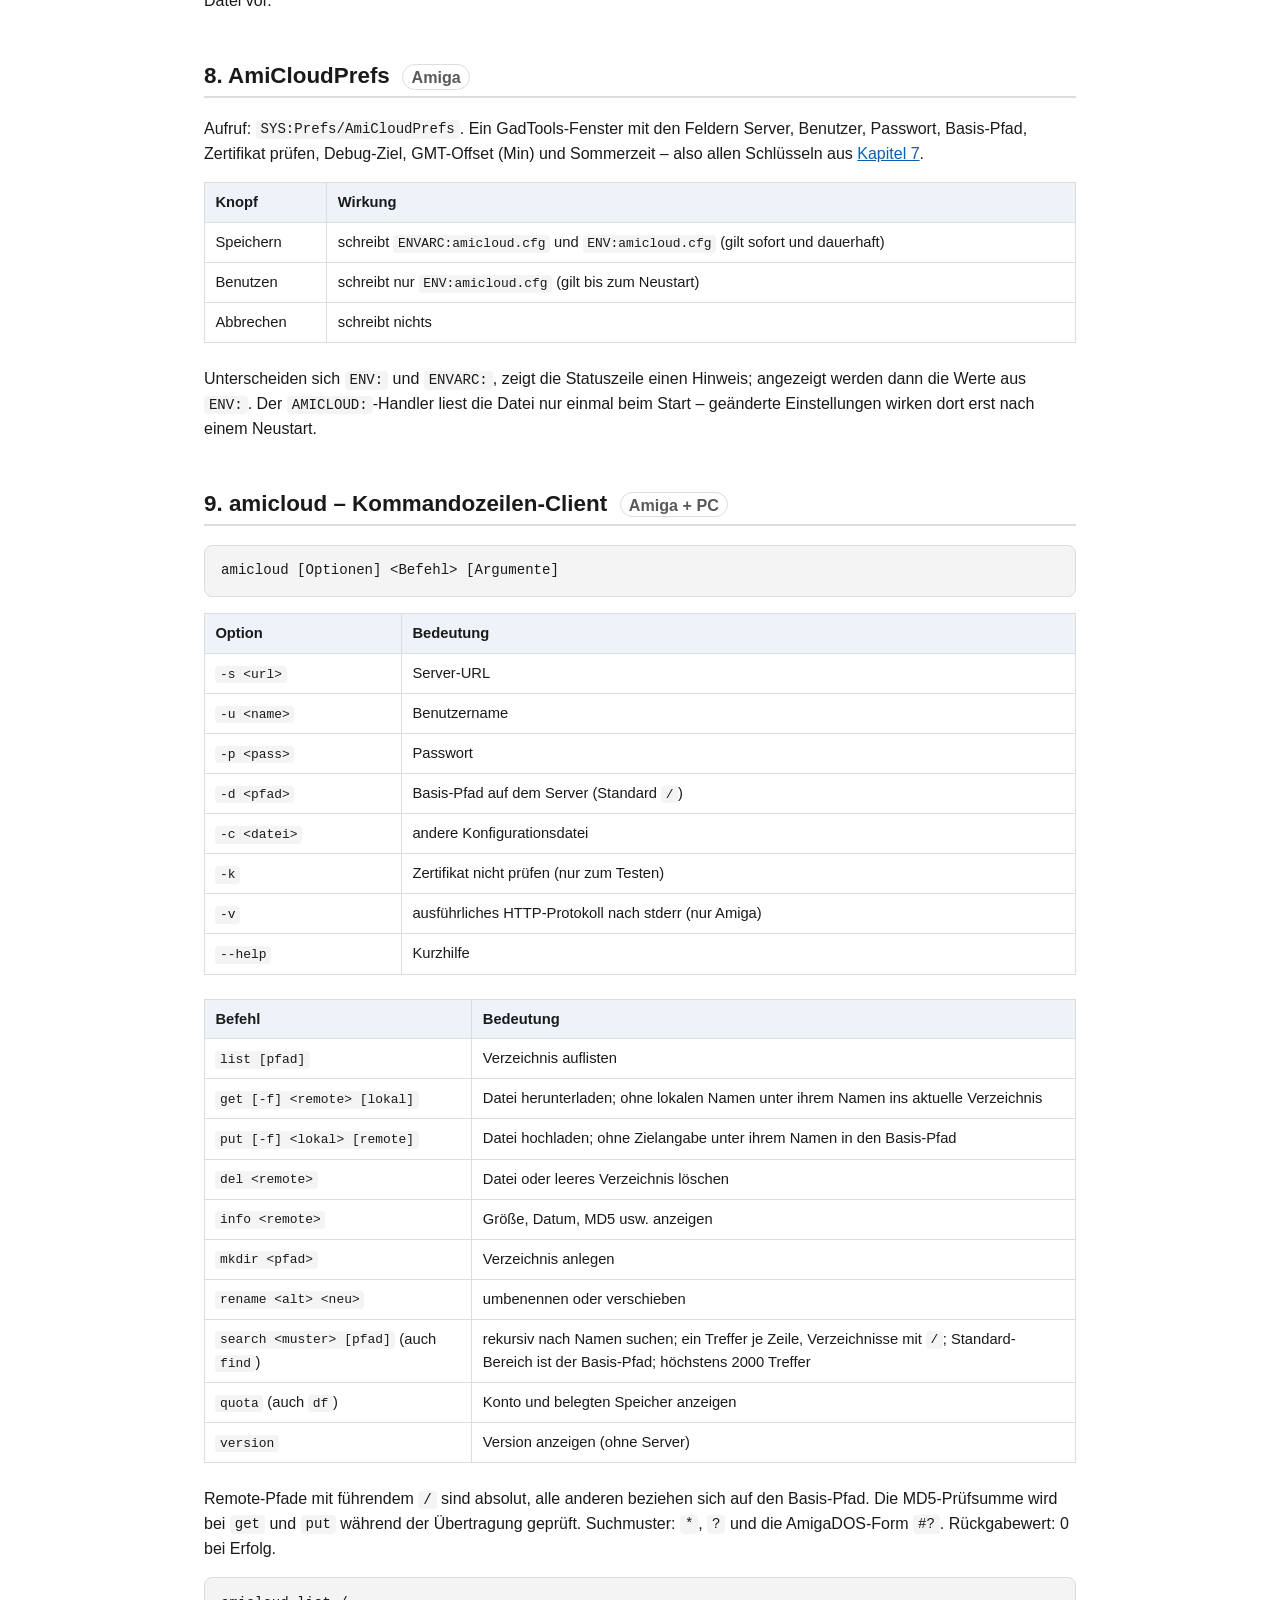
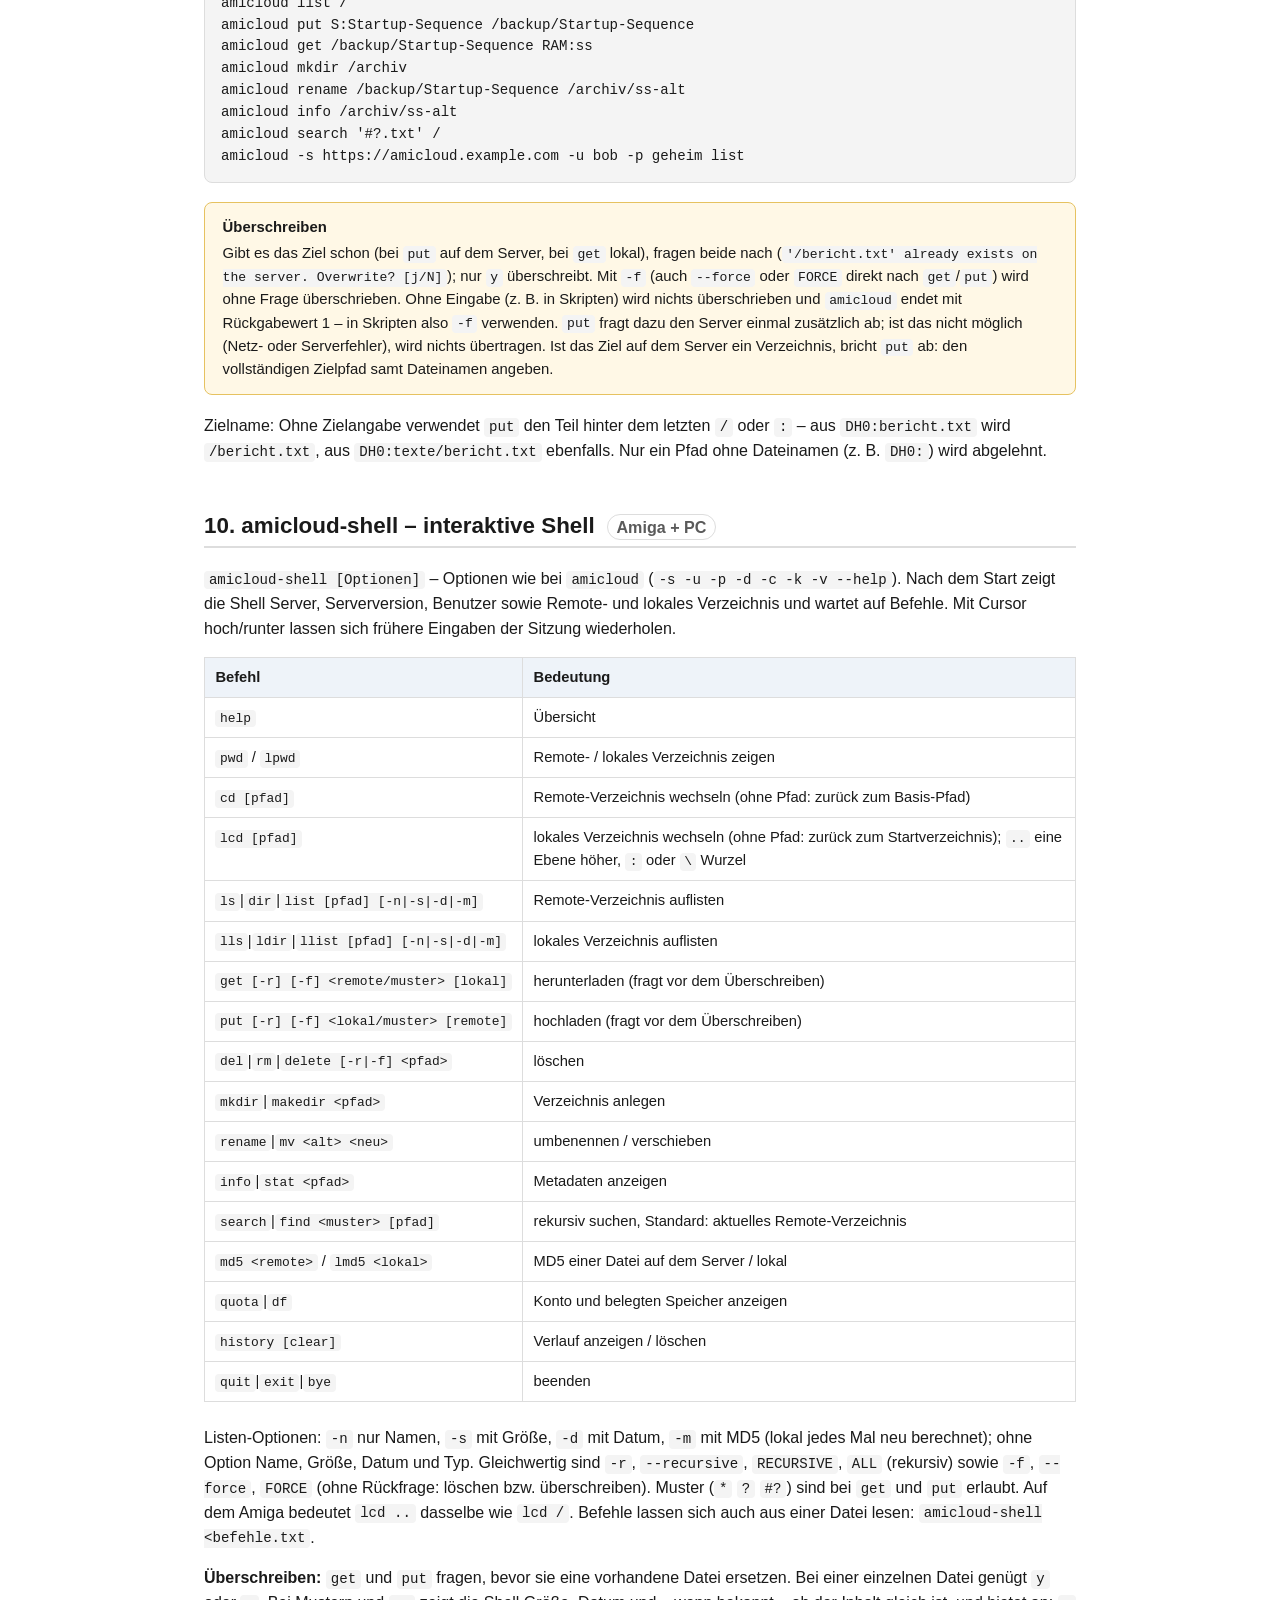
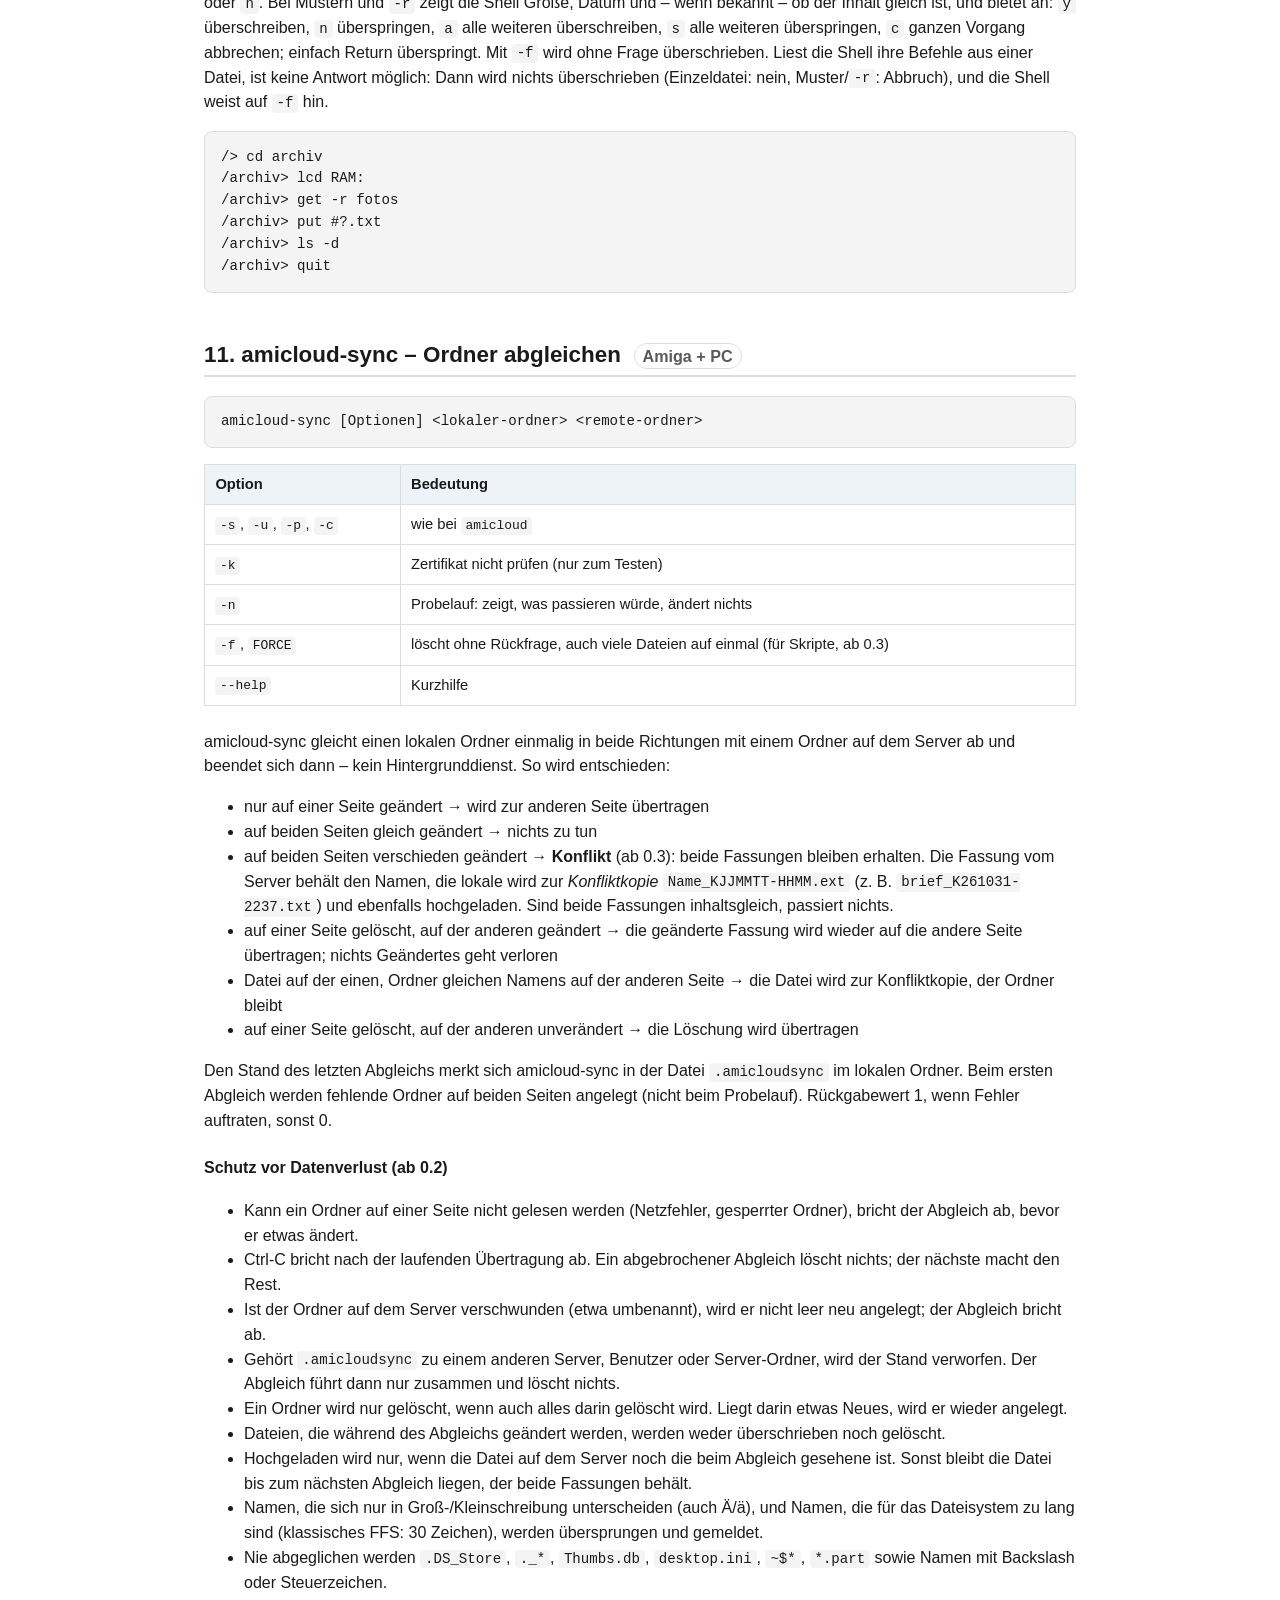
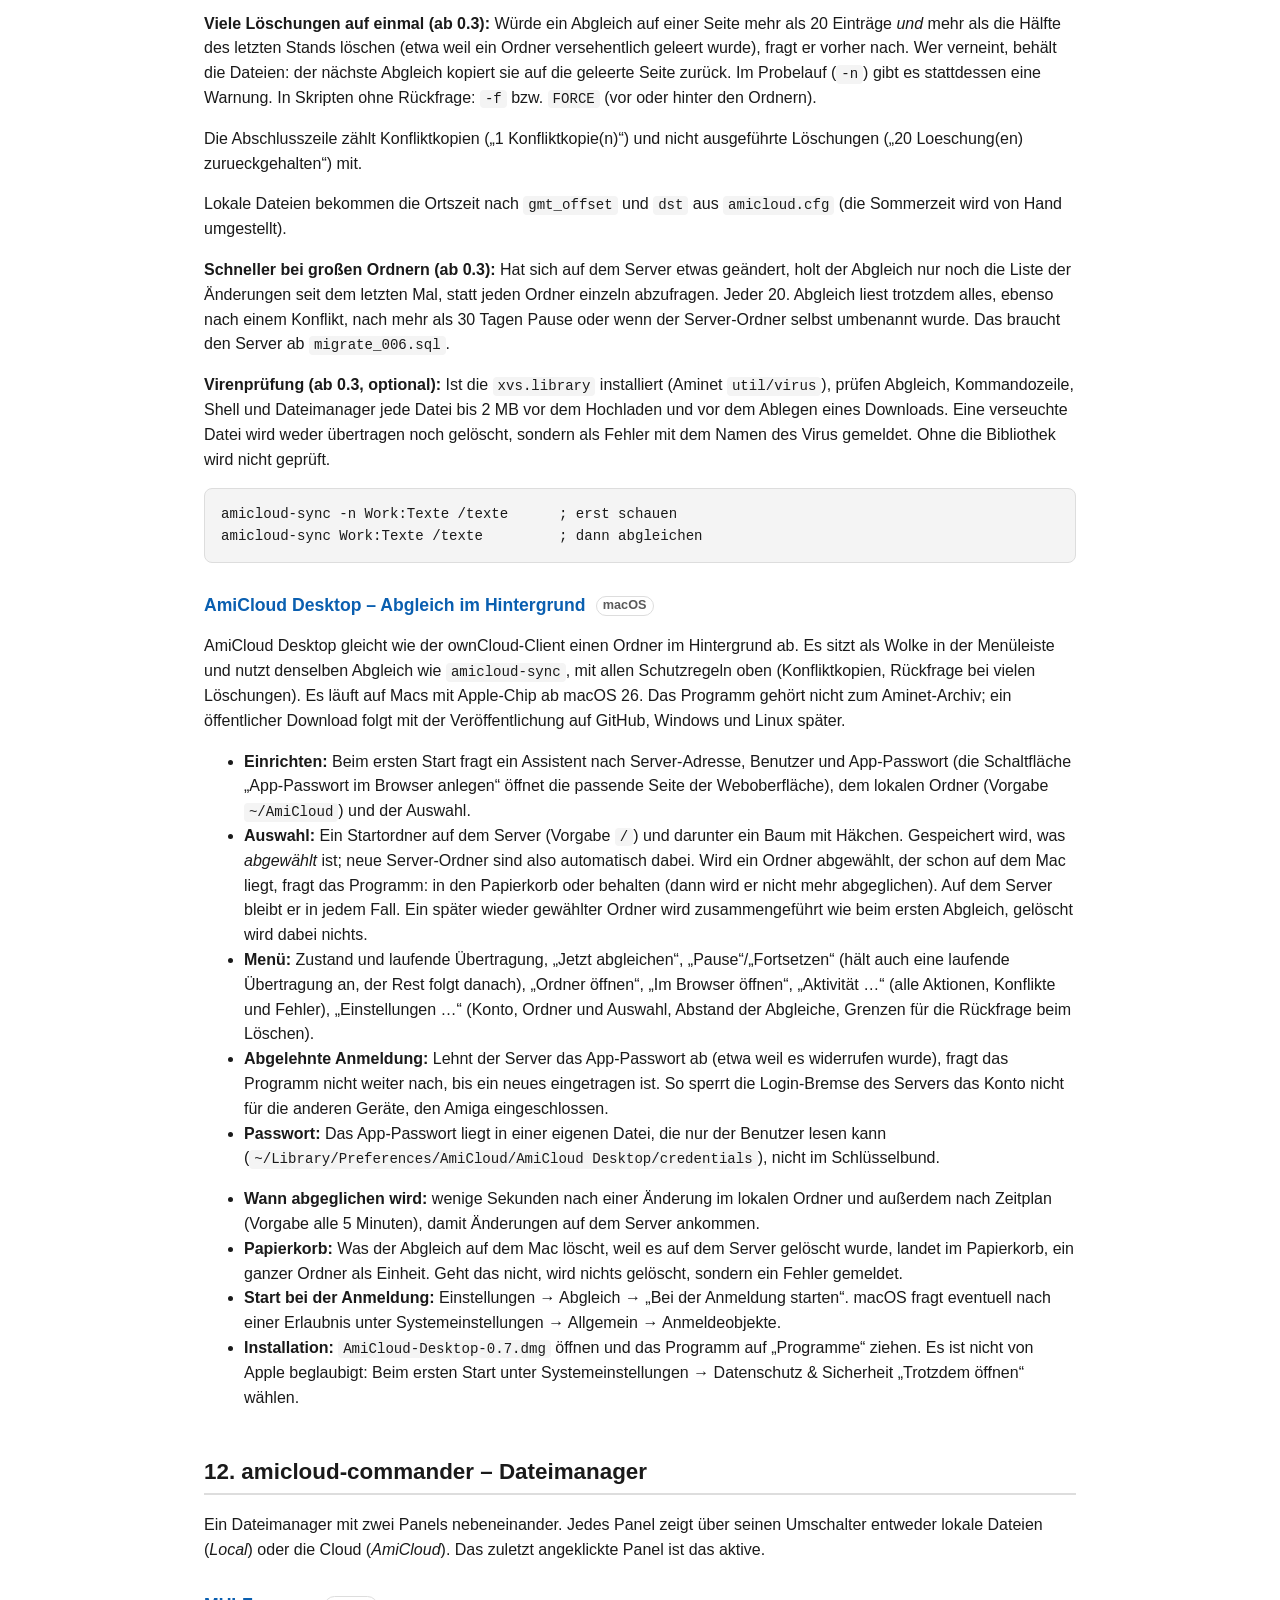
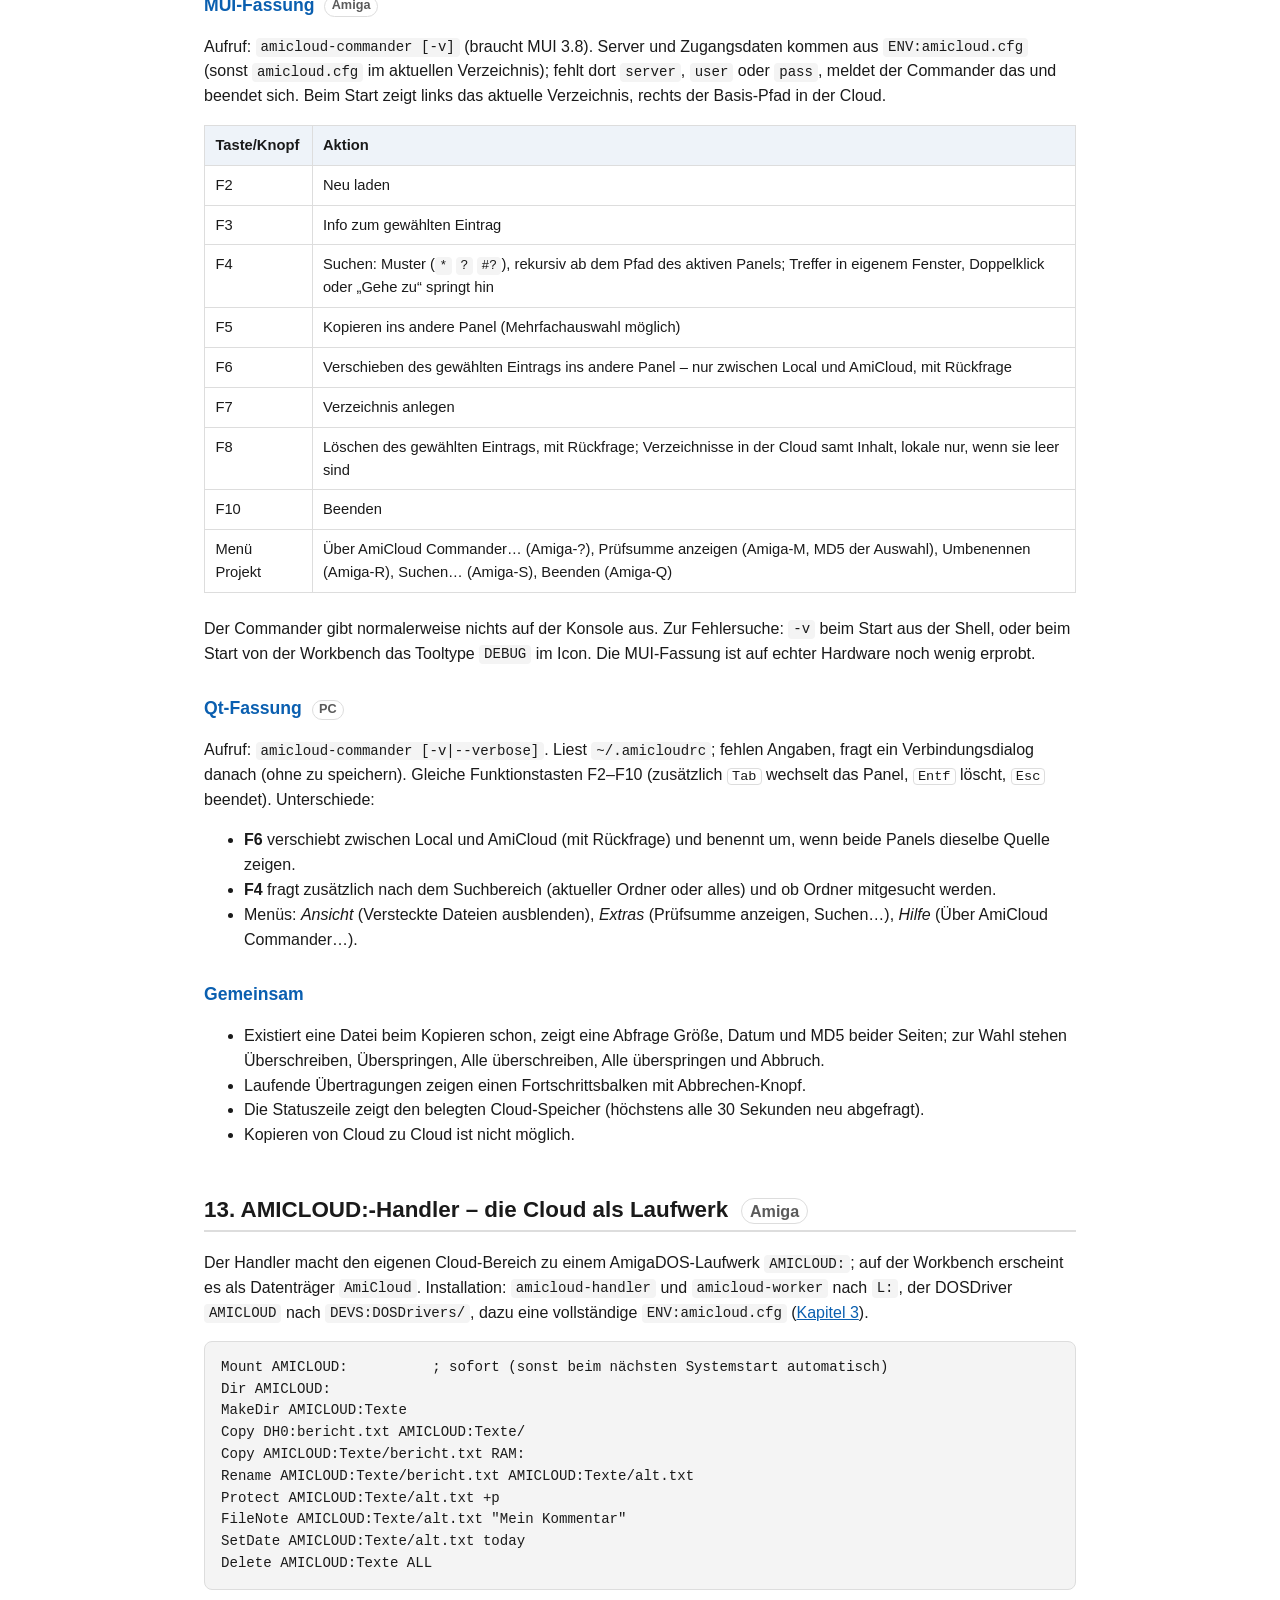
<file: docs/user/AmiCloud-Handbuch.html>
<!doctype html>
<html lang="de">
<head>
<meta charset="utf-8">
<title>AmiCloud – Handbuch</title>
<style>
  :root {
    color-scheme: light dark;
    --bg: #ffffff;
    --fg: #1a1a1a;
    --muted: #5a5a5a;
    --border: #ddd;
    --code-bg: #f4f4f4;
    --accent: #0a5fb0;
    --table-head: #eef3f9;
    --callout-bg: #fff8e6;
    --callout-border: #e6c260;
  }
  @media (prefers-color-scheme: dark) {
    :root {
      --bg: #14171a;
      --fg: #e6e6e6;
      --muted: #a0a0a0;
      --border: #333;
      --code-bg: #1e2226;
      --accent: #5aa9ff;
      --table-head: #1c2733;
      --callout-bg: #2a2410;
      --callout-border: #6b5a1e;
    }
  }
  * { box-sizing: border-box; }
  body {
    margin: 0;
    font-family: -apple-system, "Segoe UI", Helvetica, Arial, sans-serif;
    background: var(--bg);
    color: var(--fg);
    line-height: 1.55;
  }
  .wrap { max-width: 920px; margin: 0 auto; padding: 2.5rem 1.5rem 6rem; }
  h1, h2, h3, h4 { line-height: 1.25; scroll-margin-top: 1rem; }
  h1 { font-size: 2rem; margin-bottom: .25rem; }
  h2 {
    font-size: 1.4rem;
    margin-top: 3rem;
    padding-bottom: .4rem;
    border-bottom: 2px solid var(--border);
  }
  h3 { font-size: 1.1rem; margin-top: 2rem; color: var(--accent); }
  h4 { font-size: 1rem; margin-top: 1.5rem; }
  .subtitle { color: var(--muted); margin-top: 0; }
  code, pre {
    font-family: "SF Mono", Menlo, Consolas, monospace;
    font-size: .88em;
  }
  code {
    background: var(--code-bg);
    padding: .1em .35em;
    border-radius: 4px;
  }
  pre {
    background: var(--code-bg);
    padding: .9rem 1rem;
    border-radius: 8px;
    overflow-x: auto;
    border: 1px solid var(--border);
  }
  pre code { background: none; padding: 0; }
  table {
    border-collapse: collapse;
    width: 100%;
    margin: 1rem 0 1.5rem;
    font-size: .92em;
  }
  th, td {
    border: 1px solid var(--border);
    padding: .5rem .65rem;
    text-align: left;
    vertical-align: top;
  }
  th { background: var(--table-head); }
  td code, th code { white-space: nowrap; }
  a { color: var(--accent); }
  .toc {
    background: var(--table-head);
    border: 1px solid var(--border);
    border-radius: 10px;
    padding: 1rem 1.5rem;
    margin: 1.5rem 0 2.5rem;
  }
  .toc h2 { border: none; margin: 0 0 .5rem; font-size: 1rem; text-transform: uppercase; letter-spacing: .04em; color: var(--muted); }
  .toc ol { margin: 0; padding-left: 1.2rem; columns: 2; column-gap: 2rem; }
  .toc li { break-inside: avoid; margin-bottom: .25rem; }
  .callout {
    background: var(--callout-bg);
    border: 1px solid var(--callout-border);
    border-radius: 8px;
    padding: .8rem 1.1rem;
    margin: 1.2rem 0;
    font-size: .93em;
  }
  .callout strong { display: inline-block; margin-bottom: .2rem; }
  .platform-tag {
    display: inline-block;
    font-size: .72em;
    font-weight: 600;
    padding: .1em .5em;
    border-radius: 999px;
    border: 1px solid var(--border);
    color: var(--muted);
    margin-left: .4em;
    vertical-align: middle;
  }
  footer {
    margin-top: 4rem;
    padding-top: 1.5rem;
    border-top: 1px solid var(--border);
    color: var(--muted);
    font-size: .85em;
  }
  .backtotop { font-size: .8em; }
  kbd { font-family: "SF Mono", Menlo, Consolas, monospace; font-size: .85em; border: 1px solid var(--border); border-radius: 4px; padding: 0 .3em; }
  dd { margin: .2rem 0 1rem 1.2rem; }
</style>
</head>
<body>
<div class="wrap">

<h1>AmiCloud</h1>
<p class="subtitle">Handbuch — eigener Cloud-Speicher für AmigaOS 3.x und PC · Stand 19.11.2026 (Programmversion 0.11)</p>

<div class="callout"><strong>Hinweis:</strong> Experimentelle Software, entwickelt mit Hilfe von Claude (KI-Assistent von Anthropic) und in erster Linie für den Eigengebrauch des Autors geschrieben. Bitte zuerst mit Kopien der Daten ausprobieren; Benutzung auf eigene Gefahr.</div>

<p>AmiCloud verbindet den Amiga über HTTPS mit einem eigenen AmiCloud-Server.
Die Dateien darauf lassen sich per Kommandozeile, in einer interaktiven
Shell, mit einem Dateimanager oder als ganz normales Laufwerk
<code>AMICLOUD:</code> benutzen. Kommandozeilenprogramme und Dateimanager gibt
es auch für macOS, Linux und Windows. Dieses Handbuch entspricht inhaltlich
dem AmigaGuide-Handbuch <code>AmiCloud.guide</code>.</p>

<div class="toc">
<h2>Inhalt</h2>
<ol>
<li><a href="#einfuehrung">Einführung</a></li>
<li><a href="#voraussetzungen">Voraussetzungen</a></li>
<li><a href="#installation">Installation mit Install-AmiCloud</a></li>
<li><a href="#manuell">Manuelle Installation</a></li>
<li><a href="#pc">AmiCloud auf dem PC</a></li>
<li><a href="#server">Den Server einrichten</a></li>
<li><a href="#konfiguration">Konfiguration: amicloud.cfg</a></li>
<li><a href="#prefs">AmiCloudPrefs</a></li>
<li><a href="#amicloud">amicloud – Kommandozeilen-Client</a></li>
<li><a href="#shell">amicloud-shell – interaktive Shell</a></li>
<li><a href="#amicloud-sync">amicloud-sync – Ordner abgleichen</a></li>
<li><a href="#commander">amicloud-commander – Dateimanager</a></li>
<li><a href="#handler">AMICLOUD:-Handler – die Cloud als Laufwerk</a></li>
<li><a href="#fehlersuche">Fehlersuche</a></li>
<li><a href="#deinstallation">Deinstallation</a></li>
<li><a href="#bauen">Bauen aus den Quellen</a></li>
<li><a href="#api">API-Kurzreferenz und Sicherheit</a></li>
<li><a href="#lizenz">Lizenz</a></li>
<li><a href="#autor">Autor und Kontakt</a></li>
<li><a href="#historie">Versionsgeschichte</a></li>
</ol>
</div>

<h2 id="einfuehrung">1. Einführung</h2>

<p>AmiCloud ist ein selbst betriebener Cloud-Speicher, der für den Amiga
gemacht ist. Ein kleiner PHP-Server auf einem Linux-Rechner hält die
Dateien, jeder Benutzer hat seinen eigenen Bereich. Alle Programme sprechen
den Server ausschließlich über HTTPS an; auf dem Amiga übernehmen das
<code>bsdsocket.library</code> und AmiSSL&nbsp;5, auf dem PC libcurl.</p>

<pre>┌────────────────────────┐   HTTPS   ┌──────────────────────────────┐
│ amicloud, -shell,      │◄─────────►│ Apache + PHP                 │
│ amicloud-sync, Commander   │           │   api.php  REST-API          │
│ (Amiga und PC)         │           │   web.php  Weboberfläche     │
└────────────────────────┘           │ MariaDB (Benutzer, Metadaten)│
┌────────────────────────┐   HTTPS   │ Speicher/&lt;benutzer&gt;/        │
│ AMICLOUD:-Handler (Amiga) │◄─────────►│                              │
└────────────────────────┘           └──────────────────────────────┘</pre>

<table>
<tr><th>Programm</th><th>Plattform</th><th>Zweck</th></tr>
<tr><td><code>amicloud</code></td><td>Amiga + PC</td><td>Kommandozeilen-Client, ein Befehl je Aufruf</td></tr>
<tr><td><code>amicloud-shell</code></td><td>Amiga + PC</td><td>interaktive Sitzung mit <code>cd</code>, <code>ls</code>, <code>get</code>, <code>put</code> …</td></tr>
<tr><td><code>amicloud-sync</code></td><td>Amiga + PC</td><td>einmaliger Abgleich lokaler Ordner ↔ Cloud</td></tr>
<tr><td><code>amicloud-commander</code></td><td>Amiga (MUI) + PC (Qt&nbsp;6)</td><td>Dateimanager mit zwei Panels</td></tr>
<tr><td><code>AmiCloudPrefs</code></td><td>Amiga</td><td>Einstellungs-Editor für <code>amicloud.cfg</code></td></tr>
<tr><td><code>amicloud-handler</code>, <code>amicloud-worker</code></td><td>Amiga</td><td>Laufwerk <code>AMICLOUD:</code> (Handler und Netzwerk-Prozess)</td></tr>
</table>

<p>Der Server merkt sich neben dem Dateiinhalt auch Amiga-Eigenschaften:
Protection-Bits, Dateikommentare und das Änderungsdatum. Über
<code>AMICLOUD:</code> funktionieren deshalb auch <code>Protect</code>,
<code>FileNote</code> und <code>SetDate</code>.</p>

<h2 id="voraussetzungen">2. Voraussetzungen</h2>

<table>
<tr><th>Was</th><th>Wofür</th></tr>
<tr><td>AmigaOS 3.x, 68020 oder besser</td><td>alle Amiga-Programme</td></tr>
<tr><td>TCP/IP-Stack mit <code>bsdsocket.library</code> (Version 4 oder neuer), z.&nbsp;B. Roadshow, AmiTCP, Miami</td><td>alle Programme außer AmiCloudPrefs</td></tr>
<tr><td>AmiSSL&nbsp;5 (<code>amisslmaster.library</code>) mit den CA-Zertifikaten der AmiSSL-Installation</td><td>alle Programme außer AmiCloudPrefs</td></tr>
<tr><td>MUI 3.8 oder neuer (<code>muimaster.library</code> ab Version 19)</td><td>nur <code>amicloud-commander</code></td></tr>
<tr><td>ein erreichbarer <a href="#server">AmiCloud-Server</a></td><td>alle Programme außer AmiCloudPrefs</td></tr>
</table>

<p><strong>Stack</strong> muss nicht eingestellt werden: die Programme
fordern beim Start selbst 64&nbsp;KB an, der Handler erhält 16&nbsp;KB über
seinen DOSDriver, der Worker 64&nbsp;KB beim Start durch den Handler.</p>

<p><strong>Speicher:</strong> Der <code>AMICLOUD:</code>-Handler hält eine
geöffnete Datei vollständig im Arbeitsspeicher. Für sehr große Dateien
lieber <code>amicloud get</code>/<code>put</code> benutzen, die direkt von
und auf die Platte übertragen.</p>

<h2 id="installation">3. Installation mit Install-AmiCloud <span class="platform-tag">Amiga</span></h2>

<p>Die Installationsschublade <code>AmiCloud</code> (zum Beispiel aus
<code>AmiCloud.lha</code>) enthält:</p>

<pre>AmiCloud/
  Install-AmiCloud          Installationsskript (Commodore-Installer)
  Install-AmiCloud.shell    dasselbe als Shell-Skript
  Uninstall-AmiCloud        Deinstallationsskript
  ReadMe                    Kurzbeschreibung
  LICENSE                   GNU GPL Version 3
  THIRD-PARTY-NOTICES       Lizenz der Fremdkomponente Parson (MIT)
  C/                        alle Programme
  Docs/AmiCloud.guide       Handbuch (AmigaGuide)
  Examples/                 amicloud.cfg.example, AMICLOUD.mountlist
  Storage/DOSDrivers/AMICLOUD  DOSDriver für AMICLOUD:</pre>

<p>Alle Teile haben Workbench-Icons. Zum Installieren in der Schublade das
Icon <strong>Install-AmiCloud</strong> doppelt anklicken. Es startet den
Commodore-Installer (bei AmigaOS&nbsp;3.2 in <code>SYS:System</code>, bei
älteren Systemen von der Install-Diskette nach <code>C:</code> kopieren).
Ohne Installer gibt es dasselbe als Shell-Skript:</p>
<pre>CD AmiCloud
Execute Install-AmiCloud.shell</pre>

<p>Wer den Installer aus der Shell startet, wechselt vorher mit <code>CD</code> in die Schublade: Das Skript sucht seine Dateien relativ zum aktuellen Verzeichnis. Von einem anderen Verzeichnis aus bricht es mit einem Hinweis ab.</p>

<p><strong>Aktualisieren:</strong> Eine neuere Version installiert man genauso –
Archiv auspacken, Installer erneut starten. Er vergleicht bei jedem Programm
die installierte Version mit der im Archiv. Als Einsteiger oder Geübter
Benutzer ersetzt er gleiche und ältere Versionen; eine <em>neuere</em>
installierte Version bleibt stehen und wird am Ende genannt. Im
Expertenmodus zeigt er bei jedem schon installierten Programm beide Versionen
und fragt. Vorhandene Icons (mit eigenen Tooltypes und Positionen) bleiben
erhalten. Die Shell-Variante fragt nur nach, wenn ein installiertes Programm
neuer ist als das im Archiv. Ist <code>AMICLOUD:</code> schon gemountet, arbeitet es bis zum
nächsten Neustart mit der alten Version weiter.</p>

<p>Das Skript fragt, welche Teile installiert werden sollen (im Installer per
Auswahlliste, im Shell-Skript mit <kbd>y</kbd> oder <kbd>n</kbd>):</p>
<ol>
<li>Kommandozeilenprogramme nach <code>C:</code></li>
<li><code>amicloud-commander</code> nach <code>SYS:Tools</code></li>
<li><code>AmiCloudPrefs</code> nach <code>SYS:Prefs</code></li>
<li><code>AMICLOUD:</code>-Handler nach <code>L:</code> und <code>DEVS:DOSDrivers</code></li>
</ol>

<p>Danach legt es <code>ENVARC:amicloud.cfg</code> und
<code>ENV:amicloud.cfg</code> aus der Beispieldatei an – aber nur, wenn es
sie noch nicht gibt. Eine vorhandene Konfiguration und ein vorhandener
DOSDriver <code>DEVS:DOSDrivers/AMICLOUD</code> werden nie überschrieben.
Anschließend bietet das Skript an, AmiCloudPrefs zu starten (dort Server,
Benutzer und Passwort eintragen und <em>Speichern</em> wählen) und
<code>AMICLOUD:</code> sofort zu mounten. Ist <code>HELP:</code> zugewiesen,
kopiert es das Handbuch nach <code>HELP:AmiCloud.guide</code>.</p>

<pre>amicloud list /
Dir AMICLOUD:</pre>

<p>Für die Programme werden keine Icons mitgeliefert. Wer AmiCloudPrefs
oder den Commander von der Workbench starten möchte, legt sich ein Icon
an.</p>

<h2 id="manuell">4. Manuelle Installation <span class="platform-tag">Amiga</span></h2>

<table>
<tr><th>Datei aus der Schublade</th><th>Ziel</th></tr>
<tr><td><code>C/amicloud</code>, <code>C/amicloud-shell</code>, <code>C/amicloud-sync</code></td><td><code>C:</code></td></tr>
<tr><td><code>C/amicloud-commander</code></td><td><code>SYS:Tools/</code> (oder beliebig)</td></tr>
<tr><td><code>C/AmiCloudPrefs</code></td><td><code>SYS:Prefs/</code></td></tr>
<tr><td><code>C/amicloud-handler</code></td><td><code>L:</code> (steht so im DOSDriver)</td></tr>
<tr><td><code>C/amicloud-worker</code></td><td><code>L:</code> – Name und Ort sind fest, der Handler startet ihn von dort</td></tr>
<tr><td><code>Storage/DOSDrivers/AMICLOUD</code></td><td><code>DEVS:DOSDrivers/</code></td></tr>
<tr><td><code>Examples/amicloud.cfg.example</code></td><td><code>ENVARC:amicloud.cfg</code> und <code>ENV:amicloud.cfg</code> (nur, wenn noch keine existiert)</td></tr>
<tr><td><code>Docs/AmiCloud.guide</code></td><td><code>HELP:</code> (oder beliebig)</td></tr>
</table>

<pre>Copy C/amicloud C/amicloud-shell C/amicloud-sync C:
Copy C/amicloud-commander SYS:Tools/
Copy C/AmiCloudPrefs SYS:Prefs/
Copy C/amicloud-handler C/amicloud-worker L:
Copy Storage/DOSDrivers/AMICLOUD DEVS:DOSDrivers/
Copy Examples/amicloud.cfg.example ENVARC:amicloud.cfg   ; nur ohne vorhandene
Copy ENVARC:amicloud.cfg ENV:amicloud.cfg                ; Konfiguration</pre>

<h2 id="pc">5. AmiCloud auf dem PC <span class="platform-tag">macOS · Linux · Windows</span></h2>

<p>Für den PC gibt es <code>amicloud</code>, <code>amicloud-shell</code>,
<code>amicloud-sync</code> und den Dateimanager <code>amicloud-commander</code>
(Qt&nbsp;6). Sie werden aus den Quellen gebaut (<a href="#bauen">Kapitel
16</a>) und mit <code>make install</code> nach <code>/usr/local/bin</code>
installiert (<code>PREFIX</code>/<code>DESTDIR</code> werden unterstützt),
oder von Hand aus <code>bin/pc/</code> kopiert.</p>

<p>Konfiguration: dieselben Schlüssel wie auf dem Amiga
(<a href="#konfiguration">Kapitel 7</a>), die Datei heißt
<code>~/.amicloudrc</code> (Windows-Builds ohne MSYS-Umgebung:
<code>amicloud.cfg</code> im aktuellen Verzeichnis). Der Qt-Commander liest
<code>~/.amicloudrc</code> (Windows ohne <code>HOME</code>:
<code>%USERPROFILE%\.amicloudrc</code>) und fragt fehlende Angaben in einem
Verbindungsdialog ab, speichert sie aber nicht.</p>

<pre>cp config-examples/amicloud.cfg.example ~/.amicloudrc
chmod 600 ~/.amicloudrc
amicloud list /</pre>

<h2 id="server">6. Den Server einrichten</h2>

<p>Der Server liegt dem Archiv als Schublade <code>Server</code> bei und läuft auf
Linux mit Apache&nbsp;2.4, PHP&nbsp;7.4 oder neuer (Erweiterungen
<code>pdo_mysql</code>, <code>fileinfo</code> und <code>mbstring</code>, für
ZIP-Downloads <code>zip</code>) und MariaDB/MySQL. HTTPS
ist Pflicht: die API lehnt Klartext-HTTP mit 403 ab. Die vollständige
Anleitung mit allen Befehlen steht in <code>INSTALL.md</code> im Server-Paket; hier
die Kurzfassung für <code>amicloud.example.com</code>:</p>

<ol>
<li><strong>Virtual Host</strong> mit <code>DocumentRoot /var/www/amicloud</code>
und <code>AllowOverride All</code> anlegen. Der Server gehört an die Wurzel
des Hostnamens, weil <code>web.php</code> sich mit <code>/web.php</code>
verlinkt.</li>
<li><strong>HTTPS</strong>: <code>sudo certbot --apache -d amicloud.example.com</code></li>
<li><strong>Dateien</strong>: <code>sudo cp -r server/. /var/www/amicloud/</code> – mit
Punkt, damit die <code>.htaccess</code>-Dateien mitkommen. Speicherverzeichnis
<code>/var/amicloud-storage</code> <em>außerhalb</em> des Web-Verzeichnisses
anlegen, beides dem Apache-Benutzer geben.</li>
<li><strong><code>config.php</code></strong> aus <code>config.php.example</code>
kopieren und ausfüllen (Tabelle unten).</li>
<li><strong>Datenbank</strong>: <code>sudo mysql &lt; /var/www/amicloud/sql/schema.sql</code>,
dann einen DB-Benutzer mit <code>SELECT, INSERT, UPDATE, DELETE</code> auf
<code>amicloud.*</code> anlegen. <code>sql/migrate_001.sql</code> bis
<code>migrate_004.sql</code> sind nur für ältere Installationen.</li>
<li><strong>Ersten Administrator anlegen</strong> (Passwort wird abgefragt):
<pre>cd /var/www/amicloud
sudo -u apache php bin/amicloud-admin.php user:add --admin bob</pre>
Weitere Benutzer legt der Administrator in der Weboberfläche an.</li>
<li><strong>Testen</strong>:
<pre>curl -u bob:geheim "https://amicloud.example.com/api.php?action=status"
AC_SERVER=https://amicloud.example.com AC_USER=bob AC_PASS=geheim \
    sh scripts/test_api.sh</pre>
Weboberfläche: <code>https://amicloud.example.com/web.php</code></li>
</ol>

<table>
<tr><th>Konstante in <code>config.php</code></th><th>Bedeutung</th></tr>
<tr><td><code>AMICLOUD_TIMEZONE</code></td><td>Zeitzone aller Zeitangaben der API (bewusst nicht UTC, Standard <code>Europe/Berlin</code>); sollte zu <code>gmt_offset</code>/<code>dst</code> der Amiga-Clients passen</td></tr>
<tr><td><code>DB_HOST</code>, <code>DB_NAME</code>, <code>DB_USER</code>, <code>DB_PASS</code></td><td>Datenbankzugang</td></tr>
<tr><td><code>STORAGE_PATH</code></td><td>absoluter Pfad des Speicherverzeichnisses, außerhalb des Web-Verzeichnisses; je Benutzer entsteht automatisch ein Unterordner</td></tr>
<tr><td><code>MAX_UPLOAD</code></td><td>größte Datei in Bytes; <code>post_max_size</code> (und <code>memory_limit</code>) in der <code>php.ini</code> passend wählen</td></tr>
<tr><td><code>AMICLOUD_ALLOW_HTTP</code></td><td>erlaubt Klartext-HTTP – nur für einen lokalen Test mit <code>php -S</code>, nie in Produktion</td></tr>
</table>

<div class="callout"><strong>Hinweis PHP-FPM</strong><br>
Läuft PHP als FPM/CGI, reicht Apache die Basic-Auth-Daten nicht von selbst
weiter – jede Anfrage endet dann mit 401. Abhilfe: <code>CGIPassAuth On</code>
im <code>&lt;Directory&gt;</code>-Block.</div>

<h3 id="webui">Die Weboberfläche</h3>

<p>Unter <code>https://amicloud.example.com/web.php</code> bedient sich die
Cloud im Browser ähnlich wie ownCloud:</p>
<ul>
<li>Dateien hochladen (auch ganze Ordner und per Ziehen und Ablegen),
umbenennen, verschieben, löschen, mehrere als ZIP herunterladen</li>
<li>Suche über alle eigenen Dateien, Liste <em>Zuletzt geändert</em></li>
<li>Details zu jeder Datei mit MD5, Protection-Bits und dem
Amiga-Dateikommentar, der sich dort auch ändern lässt</li>
<li><strong>Öffentliche Links</strong>: eine Datei oder einen Ordner
freigeben, wahlweise mit Passwort und Ablaufdatum</li>
<li><strong>Persönliche Einstellungen</strong>: Anzeigename, E-Mail,
Passwort und App-Passwörter</li>
<li>für Administratoren: <strong>Benutzer</strong> anlegen,
Speicherkontingent festlegen, Passwort zurücksetzen, sperren, löschen</li>
</ul>

<h3 id="apppw">App-Passwörter</h3>

<p>Statt des Kontopassworts gehört in <code>amicloud.cfg</code> am besten ein
eigenes <strong>App-Passwort je Gerät</strong> (<em>Persönliche
Einstellungen → Geräte &amp; App-Passwörter</em>). Es hat die Form
<code>xxxxx-xxxxx-xxxxx-xxxxx-xxxxx</code>, wird nur einmal angezeigt (mit
fertigen Zeilen für <code>amicloud.cfg</code>) und lässt sich einzeln
widerrufen, wenn ein Gerät verloren geht.</p>

<h2 id="konfiguration">7. Konfiguration: amicloud.cfg</h2>

<p>Alle AmiCloud-Programme lesen dieselbe Datei. Jede Zeile hat die Form
<code>schluessel=wert</code>, Zeilen mit <code>#</code> am Anfang sind
Kommentare.</p>

<pre>server=https://amicloud.example.com
user=bob
pass=geheim
#basepath=/
#verify_ssl=1
#debug=T:amicloud.log
#gmt_offset=60
#dst=0
#timeout=120
#cache_ttl=30</pre>

<table>
<tr><th>Schlüssel</th><th>Standard</th><th>Bedeutung</th></tr>
<tr><td><code>server</code></td><td>– (Pflicht)</td><td>Basis-URL des Servers, ohne <code>/api.php</code></td></tr>
<tr><td><code>user</code> / <code>username</code></td><td>– (Pflicht)</td><td>Benutzername</td></tr>
<tr><td><code>pass</code> / <code>password</code></td><td>– (Pflicht)</td><td>Passwort (steht im Klartext in der Datei) – am besten ein <a href="#apppw">App-Passwort</a></td></tr>
<tr><td><code>basepath</code></td><td><code>/</code></td><td>Startverzeichnis auf dem Server; Pfade ohne führenden <code>/</code> beziehen sich darauf</td></tr>
<tr><td><code>verify_ssl</code></td><td><code>1</code></td><td><code>1</code> = Serverzertifikat prüfen, <code>0</code> = nicht prüfen (nur zum Testen)</td></tr>
<tr><td><code>debug</code></td><td>leer</td><td>nur <code>AMICLOUD:</code>-Handler (<code>amicloud-worker</code>): Ziel für ein ausführliches HTTP/TLS-Protokoll, z.&nbsp;B. <code>T:amicloud.log</code> oder <code>CON:0/0/640/200/AmiCloud Debug/CLOSE</code></td></tr>
<tr><td><code>gmt_offset</code></td><td><code>0</code></td><td>nur Amiga: Abstand der Systemuhr zu UTC in Minuten (MEZ = 60)</td></tr>
<tr><td><code>dst</code></td><td><code>0</code></td><td>nur Amiga: <code>1</code> = Sommerzeit, addiert 60 Minuten</td></tr>
<tr><td><code>timeout</code></td><td><code>120</code></td><td>Netz-Timeout in Sekunden: so lange darf eine Verbindung ganz ohne Datenfluss bleiben, bevor sie als abgebrochen gilt. Die Dauer einer Übertragung ist nicht begrenzt – eine große Datei über ein Modem läuft, solange Daten fließen.</td></tr>
<tr><td><code>cache_ttl</code></td><td><code>30</code></td><td>nur <code>AMICLOUD:</code>-Handler: wie viele Sekunden ein Verzeichnisinhalt zwischengespeichert wird; über ein Modem lohnen 120 bis 300</td></tr>
<tr><td><code>charset</code></td><td>(System)</td><td>nur Amiga: Zeichensatz der Dateinamen, z.&nbsp;B. <code>ISO-8859-2</code> oder <code>AmigaPL</code>; leer = Zeichensatz des Systems</td></tr>
</table>
<p><strong>Umlaute in Dateinamen (ab 0.3):</strong> Der Server speichert Namen in
UTF-8, der Amiga in seinem eigenen Zeichensatz. Alle Programme und der
<code>AMICLOUD:</code>-Handler wandeln um, über die <code>codesets.library</code> (ab
Version&nbsp;6, Aminet <code>util/libs/codesets</code>). Fehlt sie, gilt ISO-8859-1.
Zeichen, die es im lokalen Zeichensatz nicht gibt (Emoji, chinesische Schrift),
erscheinen als <code>_</code>; die Datei bleibt unter diesem Namen erreichbar, und der
Abgleich ordnet sie wieder richtig zu.</p>

<p><strong>Gleiche Namen bis auf Groß-/Kleinschreibung:</strong> Auf dem Server
können <code>abc</code> und <code>ABC</code> (auch <code>Äpfel</code> und
<code>äpfel</code>) nebeneinander liegen, auf dem Amiga wären sie eine Datei. Der
Handler zeigt dann die erste (nach Zeichencode) unter ihrem Namen, die anderen als
<code>abc_2</code>, <code>abc_3</code> usw., vor der Endung (<code>x_2.info</code>);
ebenso zwei Namen, die beide als <code>_</code> erscheinen würden. Unter diesen
Namen lassen sie sich lesen, schreiben, umbenennen und löschen. Der Abgleich,
<code>get -r</code> und das Kopieren im Commander (auch unter macOS und Windows)
holen solche Namen nicht, sondern melden sie.</p>

<p><code>gmt_offset</code> und <code>dst</code> werden von
<code>amicloud-shell</code> und vom <code>AMICLOUD:</code>-Handler ausgewertet.
Die Amiga-Uhr kennt keine Zeitzone; ohne passende Werte stimmen die
Datumsangaben von Dateien nicht mit dem Server überein. Auf dem PC werden
beide Werte ignoriert.</p>

<table>
<tr><th>Programm</th><th>Gesucht wird (erste gefundene Datei gilt)</th></tr>
<tr><td><code>amicloud</code>, <code>amicloud-shell</code>, <code>amicloud-sync</code> (Amiga)</td><td><code>-c &lt;datei&gt;</code>, sonst <code>ENV:amicloud.cfg</code>, sonst <code>amicloud.cfg</code> im aktuellen Verzeichnis</td></tr>
<tr><td><code>amicloud</code>, <code>amicloud-shell</code>, <code>amicloud-sync</code> (PC)</td><td><code>-c &lt;datei&gt;</code>, sonst <code>~/.amicloudrc</code> (Windows ohne MSYS: <code>amicloud.cfg</code> im aktuellen Verzeichnis)</td></tr>
<tr><td><code>amicloud-commander</code> (MUI)</td><td><code>ENV:amicloud.cfg</code>, sonst <code>amicloud.cfg</code> im aktuellen Verzeichnis</td></tr>
<tr><td><code>amicloud-commander</code> (Qt)</td><td><code>~/.amicloudrc</code>, fehlende Angaben per Dialog</td></tr>
<tr><td><code>amicloud-worker</code> (<code>AMICLOUD:</code>)</td><td>nur <code>ENV:amicloud.cfg</code>, einmal beim Start</td></tr>
<tr><td>AmiCloudPrefs</td><td><code>ENV:amicloud.cfg</code>, sonst <code>ENVARC:amicloud.cfg</code></td></tr>
</table>

<p><code>ENV:</code> ist nach einem Neustart leer; damit die Einstellungen
bleiben, gehört die Datei auch nach <code>ENVARC:</code> – AmiCloudPrefs
erledigt das mit <em>Speichern</em>. Kommandozeilenoptionen
(<code>-s</code>, <code>-u</code>, <code>-p</code>, <code>-d</code>,
<code>-k</code>) gehen den Werten aus der Datei vor.</p>

<h2 id="prefs">8. AmiCloudPrefs <span class="platform-tag">Amiga</span></h2>

<p>Aufruf: <code>SYS:Prefs/AmiCloudPrefs</code>. Ein GadTools-Fenster mit
den Feldern Server, Benutzer, Passwort, Basis-Pfad, Zertifikat prüfen,
Debug-Ziel, GMT-Offset (Min) und Sommerzeit – also allen Schlüsseln aus
<a href="#konfiguration">Kapitel 7</a>.</p>

<table>
<tr><th>Knopf</th><th>Wirkung</th></tr>
<tr><td>Speichern</td><td>schreibt <code>ENVARC:amicloud.cfg</code> und <code>ENV:amicloud.cfg</code> (gilt sofort und dauerhaft)</td></tr>
<tr><td>Benutzen</td><td>schreibt nur <code>ENV:amicloud.cfg</code> (gilt bis zum Neustart)</td></tr>
<tr><td>Abbrechen</td><td>schreibt nichts</td></tr>
</table>

<p>Unterscheiden sich <code>ENV:</code> und <code>ENVARC:</code>, zeigt die
Statuszeile einen Hinweis; angezeigt werden dann die Werte aus
<code>ENV:</code>. Der <code>AMICLOUD:</code>-Handler liest die Datei nur einmal
beim Start – geänderte Einstellungen wirken dort erst nach einem
Neustart.</p>

<h2 id="amicloud">9. amicloud – Kommandozeilen-Client <span class="platform-tag">Amiga + PC</span></h2>

<pre>amicloud [Optionen] &lt;Befehl&gt; [Argumente]</pre>

<table>
<tr><th>Option</th><th>Bedeutung</th></tr>
<tr><td><code>-s &lt;url&gt;</code></td><td>Server-URL</td></tr>
<tr><td><code>-u &lt;name&gt;</code></td><td>Benutzername</td></tr>
<tr><td><code>-p &lt;pass&gt;</code></td><td>Passwort</td></tr>
<tr><td><code>-d &lt;pfad&gt;</code></td><td>Basis-Pfad auf dem Server (Standard <code>/</code>)</td></tr>
<tr><td><code>-c &lt;datei&gt;</code></td><td>andere Konfigurationsdatei</td></tr>
<tr><td><code>-k</code></td><td>Zertifikat nicht prüfen (nur zum Testen)</td></tr>
<tr><td><code>-v</code></td><td>ausführliches HTTP-Protokoll nach stderr (nur Amiga)</td></tr>
<tr><td><code>--help</code></td><td>Kurzhilfe</td></tr>
</table>

<table>
<tr><th>Befehl</th><th>Bedeutung</th></tr>
<tr><td><code>list [pfad]</code></td><td>Verzeichnis auflisten</td></tr>
<tr><td><code>get [-f] &lt;remote&gt; [lokal]</code></td><td>Datei herunterladen; ohne lokalen Namen unter ihrem Namen ins aktuelle Verzeichnis</td></tr>
<tr><td><code>put [-f] &lt;lokal&gt; [remote]</code></td><td>Datei hochladen; ohne Zielangabe unter ihrem Namen in den Basis-Pfad</td></tr>
<tr><td><code>del &lt;remote&gt;</code></td><td>Datei oder leeres Verzeichnis löschen</td></tr>
<tr><td><code>info &lt;remote&gt;</code></td><td>Größe, Datum, MD5 usw. anzeigen</td></tr>
<tr><td><code>mkdir &lt;pfad&gt;</code></td><td>Verzeichnis anlegen</td></tr>
<tr><td><code>rename &lt;alt&gt; &lt;neu&gt;</code></td><td>umbenennen oder verschieben</td></tr>
<tr><td><code>search &lt;muster&gt; [pfad]</code> (auch <code>find</code>)</td><td>rekursiv nach Namen suchen; ein Treffer je Zeile, Verzeichnisse mit <code>/</code>; Standard-Bereich ist der Basis-Pfad; höchstens 2000 Treffer</td></tr>
<tr><td><code>quota</code> (auch <code>df</code>)</td><td>Konto und belegten Speicher anzeigen</td></tr>
<tr><td><code>version</code></td><td>Version anzeigen (ohne Server)</td></tr>
</table>

<p>Remote-Pfade mit führendem <code>/</code> sind absolut, alle anderen
beziehen sich auf den Basis-Pfad. Die MD5-Prüfsumme wird bei
<code>get</code> und <code>put</code> während der Übertragung geprüft.
Suchmuster: <code>*</code>, <code>?</code> und die AmigaDOS-Form
<code>#?</code>. Rückgabewert: 0 bei Erfolg.</p>

<pre>amicloud list /
amicloud put S:Startup-Sequence /backup/Startup-Sequence
amicloud get /backup/Startup-Sequence RAM:ss
amicloud mkdir /archiv
amicloud rename /backup/Startup-Sequence /archiv/ss-alt
amicloud info /archiv/ss-alt
amicloud search '#?.txt' /
amicloud -s https://amicloud.example.com -u bob -p geheim list</pre>

<div class="callout"><strong>Überschreiben</strong><br>
Gibt es das Ziel schon (bei <code>put</code> auf dem Server, bei
<code>get</code> lokal), fragen beide nach
(<code>'/bericht.txt' already exists on the server. Overwrite? [j/N]</code>);
nur <code>y</code> überschreibt. Mit <code>-f</code> (auch
<code>--force</code> oder <code>FORCE</code> direkt nach
<code>get</code>/<code>put</code>) wird ohne Frage überschrieben. Ohne
Eingabe (z.&nbsp;B. in Skripten) wird nichts überschrieben und
<code>amicloud</code> endet mit Rückgabewert 1 – in Skripten also
<code>-f</code> verwenden. <code>put</code> fragt dazu den Server einmal
zusätzlich ab; ist das nicht möglich (Netz- oder Serverfehler), wird nichts
übertragen. Ist das Ziel auf dem Server ein Verzeichnis, bricht
<code>put</code> ab: den vollständigen Zielpfad samt Dateinamen angeben.</div>

<p>Zielname: Ohne Zielangabe verwendet <code>put</code> den Teil hinter dem
letzten <code>/</code> oder <code>:</code> – aus <code>DH0:bericht.txt</code>
wird <code>/bericht.txt</code>, aus <code>DH0:texte/bericht.txt</code>
ebenfalls. Nur ein Pfad ohne Dateinamen (z.&nbsp;B. <code>DH0:</code>) wird
abgelehnt.</p>

<h2 id="shell">10. amicloud-shell – interaktive Shell <span class="platform-tag">Amiga + PC</span></h2>

<p><code>amicloud-shell [Optionen]</code> – Optionen wie bei
<code>amicloud</code> (<code>-s -u -p -d -c -k -v --help</code>). Nach dem
Start zeigt die Shell Server, Serverversion, Benutzer sowie Remote- und
lokales Verzeichnis und wartet auf Befehle. Mit Cursor hoch/runter lassen
sich frühere Eingaben der Sitzung wiederholen.</p>

<table>
<tr><th>Befehl</th><th>Bedeutung</th></tr>
<tr><td><code>help</code></td><td>Übersicht</td></tr>
<tr><td><code>pwd</code> / <code>lpwd</code></td><td>Remote- / lokales Verzeichnis zeigen</td></tr>
<tr><td><code>cd [pfad]</code></td><td>Remote-Verzeichnis wechseln (ohne Pfad: zurück zum Basis-Pfad)</td></tr>
<tr><td><code>lcd [pfad]</code></td><td>lokales Verzeichnis wechseln (ohne Pfad: zurück zum Startverzeichnis); <code>..</code> eine Ebene höher, <code>:</code> oder <code>\</code> Wurzel</td></tr>
<tr><td><code>ls</code>|<code>dir</code>|<code>list [pfad] [-n|-s|-d|-m]</code></td><td>Remote-Verzeichnis auflisten</td></tr>
<tr><td><code>lls</code>|<code>ldir</code>|<code>llist [pfad] [-n|-s|-d|-m]</code></td><td>lokales Verzeichnis auflisten</td></tr>
<tr><td><code>get [-r] [-f] &lt;remote/muster&gt; [lokal]</code></td><td>herunterladen (fragt vor dem Überschreiben)</td></tr>
<tr><td><code>put [-r] [-f] &lt;lokal/muster&gt; [remote]</code></td><td>hochladen (fragt vor dem Überschreiben)</td></tr>
<tr><td><code>del</code>|<code>rm</code>|<code>delete [-r|-f] &lt;pfad&gt;</code></td><td>löschen</td></tr>
<tr><td><code>mkdir</code>|<code>makedir &lt;pfad&gt;</code></td><td>Verzeichnis anlegen</td></tr>
<tr><td><code>rename</code>|<code>mv &lt;alt&gt; &lt;neu&gt;</code></td><td>umbenennen / verschieben</td></tr>
<tr><td><code>info</code>|<code>stat &lt;pfad&gt;</code></td><td>Metadaten anzeigen</td></tr>
<tr><td><code>search</code>|<code>find &lt;muster&gt; [pfad]</code></td><td>rekursiv suchen, Standard: aktuelles Remote-Verzeichnis</td></tr>
<tr><td><code>md5 &lt;remote&gt;</code> / <code>lmd5 &lt;lokal&gt;</code></td><td>MD5 einer Datei auf dem Server / lokal</td></tr>
<tr><td><code>quota</code>|<code>df</code></td><td>Konto und belegten Speicher anzeigen</td></tr>
<tr><td><code>history [clear]</code></td><td>Verlauf anzeigen / löschen</td></tr>
<tr><td><code>quit</code>|<code>exit</code>|<code>bye</code></td><td>beenden</td></tr>
</table>

<p>Listen-Optionen: <code>-n</code> nur Namen, <code>-s</code> mit Größe,
<code>-d</code> mit Datum, <code>-m</code> mit MD5 (lokal jedes Mal neu
berechnet); ohne Option Name, Größe, Datum und Typ. Gleichwertig sind
<code>-r</code>, <code>--recursive</code>, <code>RECURSIVE</code>,
<code>ALL</code> (rekursiv) sowie <code>-f</code>, <code>--force</code>,
<code>FORCE</code> (ohne Rückfrage: löschen bzw. überschreiben). Muster
(<code>*</code> <code>?</code> <code>#?</code>) sind bei <code>get</code> und
<code>put</code> erlaubt. Auf dem Amiga bedeutet <code>lcd ..</code>
dasselbe wie <code>lcd /</code>. Befehle lassen sich auch aus einer Datei
lesen: <code>amicloud-shell &lt;befehle.txt</code>.</p>

<p><strong>Überschreiben:</strong> <code>get</code> und <code>put</code>
fragen, bevor sie eine vorhandene Datei ersetzen. Bei einer einzelnen Datei
genügt <code>y</code> oder <code>n</code>. Bei Mustern und <code>-r</code>
zeigt die Shell Größe, Datum und – wenn bekannt – ob der Inhalt gleich ist,
und bietet an: <code>y</code> überschreiben, <code>n</code> überspringen,
<code>a</code> alle weiteren überschreiben, <code>s</code> alle weiteren
überspringen, <code>c</code> ganzen Vorgang abbrechen; einfach Return
überspringt. Mit <code>-f</code> wird ohne Frage überschrieben. Liest die
Shell ihre Befehle aus einer Datei, ist keine Antwort möglich: Dann wird
nichts überschrieben (Einzeldatei: nein, Muster/<code>-r</code>: Abbruch),
und die Shell weist auf <code>-f</code> hin.</p>

<pre>/&gt; cd archiv
/archiv&gt; lcd RAM:
/archiv&gt; get -r fotos
/archiv&gt; put #?.txt
/archiv&gt; ls -d
/archiv&gt; quit</pre>

<h2 id="amicloud-sync">11. amicloud-sync – Ordner abgleichen <span class="platform-tag">Amiga + PC</span></h2>

<pre>amicloud-sync [Optionen] &lt;lokaler-ordner&gt; &lt;remote-ordner&gt;</pre>

<table>
<tr><th>Option</th><th>Bedeutung</th></tr>
<tr><td><code>-s</code>, <code>-u</code>, <code>-p</code>, <code>-c</code></td><td>wie bei <code>amicloud</code></td></tr>
<tr><td><code>-k</code></td><td>Zertifikat nicht prüfen (nur zum Testen)</td></tr>
<tr><td><code>-n</code></td><td>Probelauf: zeigt, was passieren würde, ändert nichts</td></tr>
<tr><td><code>-f</code>, <code>FORCE</code></td><td>löscht ohne Rückfrage, auch viele Dateien auf einmal (für Skripte, ab 0.3)</td></tr>
<tr><td><code>--help</code></td><td>Kurzhilfe</td></tr>
</table>

<p>amicloud-sync gleicht einen lokalen Ordner einmalig in beide Richtungen mit
einem Ordner auf dem Server ab und beendet sich dann – kein
Hintergrunddienst. So wird entschieden:</p>
<ul>
<li>nur auf einer Seite geändert → wird zur anderen Seite übertragen</li>
<li>auf beiden Seiten gleich geändert → nichts zu tun</li>
<li>auf beiden Seiten verschieden geändert → <strong>Konflikt</strong> (ab 0.3):
beide Fassungen bleiben erhalten. Die Fassung vom Server behält den Namen, die
lokale wird zur <em>Konfliktkopie</em> <code>Name_KJJMMTT-HHMM.ext</code>
(z.&nbsp;B. <code>brief_K261031-2237.txt</code>) und ebenfalls hochgeladen.
Sind beide Fassungen inhaltsgleich, passiert nichts.</li>
<li>auf einer Seite gelöscht, auf der anderen geändert → die geänderte Fassung
wird wieder auf die andere Seite übertragen; nichts Geändertes geht verloren</li>
<li>Datei auf der einen, Ordner gleichen Namens auf der anderen Seite → die
Datei wird zur Konfliktkopie, der Ordner bleibt</li>
<li>auf einer Seite gelöscht, auf der anderen unverändert → die Löschung
wird übertragen</li>
</ul>
<p>Den Stand des letzten Abgleichs merkt sich amicloud-sync in der Datei
<code>.amicloudsync</code> im lokalen Ordner. Beim ersten Abgleich werden
fehlende Ordner auf beiden Seiten angelegt (nicht beim Probelauf).
Rückgabewert 1, wenn Fehler auftraten, sonst 0.</p>
<h4>Schutz vor Datenverlust (ab 0.2)</h4>
<ul>
<li>Kann ein Ordner auf einer Seite nicht gelesen werden (Netzfehler,
gesperrter Ordner), bricht der Abgleich ab, bevor er etwas ändert.</li>
<li>Ctrl-C bricht nach der laufenden Übertragung ab. Ein abgebrochener
Abgleich löscht nichts; der nächste macht den Rest.</li>
<li>Ist der Ordner auf dem Server verschwunden (etwa umbenannt), wird er
nicht leer neu angelegt; der Abgleich bricht ab.</li>
<li>Gehört <code>.amicloudsync</code> zu einem anderen Server, Benutzer
oder Server-Ordner, wird der Stand verworfen. Der Abgleich führt dann nur
zusammen und löscht nichts.</li>
<li>Ein Ordner wird nur gelöscht, wenn auch alles darin gelöscht wird.
Liegt darin etwas Neues, wird er wieder angelegt.</li>
<li>Dateien, die während des Abgleichs geändert werden, werden weder
überschrieben noch gelöscht.</li>
<li>Hochgeladen wird nur, wenn die Datei auf dem Server noch die beim
Abgleich gesehene ist. Sonst bleibt die Datei bis zum nächsten Abgleich
liegen, der beide Fassungen behält.</li>
<li>Namen, die sich nur in Groß-/Kleinschreibung unterscheiden (auch Ä/ä), und Namen,
die für das Dateisystem zu lang sind (klassisches FFS: 30 Zeichen), werden
übersprungen und gemeldet.</li>
<li>Nie abgeglichen werden <code>.DS_Store</code>, <code>._*</code>,
<code>Thumbs.db</code>, <code>desktop.ini</code>, <code>~$*</code>,
<code>*.part</code> sowie Namen mit Backslash oder Steuerzeichen.</li>
</ul>
<p><strong>Viele Löschungen auf einmal (ab 0.3):</strong> Würde ein
Abgleich auf einer Seite mehr als 20 Einträge <em>und</em> mehr als die Hälfte
des letzten Stands löschen (etwa weil ein Ordner versehentlich geleert wurde),
fragt er vorher nach. Wer verneint, behält die Dateien: der nächste Abgleich
kopiert sie auf die geleerte Seite zurück. Im Probelauf (<code>-n</code>) gibt
es stattdessen eine Warnung. In Skripten ohne Rückfrage: <code>-f</code> bzw.
<code>FORCE</code> (vor oder hinter den Ordnern).</p>
<p>Die Abschlusszeile zählt Konfliktkopien („1 Konfliktkopie(n)“) und nicht
ausgeführte Löschungen („20 Loeschung(en) zurueckgehalten“) mit.</p>
<p>Lokale Dateien bekommen die Ortszeit nach <code>gmt_offset</code> und
<code>dst</code> aus <code>amicloud.cfg</code> (die Sommerzeit wird von Hand
umgestellt).</p>
<p><strong>Schneller bei großen Ordnern (ab 0.3):</strong> Hat sich auf dem Server
etwas geändert, holt der Abgleich nur noch die Liste der Änderungen seit dem
letzten Mal, statt jeden Ordner einzeln abzufragen. Jeder 20. Abgleich liest
trotzdem alles, ebenso nach einem Konflikt, nach mehr als 30 Tagen Pause oder wenn
der Server-Ordner selbst umbenannt wurde. Das braucht den Server ab
<code>migrate_006.sql</code>.</p>
<p><strong>Virenprüfung (ab 0.3, optional):</strong> Ist die <code>xvs.library</code>
installiert (Aminet <code>util/virus</code>), prüfen Abgleich, Kommandozeile, Shell und
Dateimanager jede Datei bis 2&nbsp;MB vor dem Hochladen und vor dem Ablegen eines
Downloads. Eine verseuchte Datei wird weder übertragen noch gelöscht, sondern als
Fehler mit dem Namen des Virus gemeldet. Ohne die Bibliothek wird nicht geprüft.</p>

<pre>amicloud-sync -n Work:Texte /texte      ; erst schauen
amicloud-sync Work:Texte /texte         ; dann abgleichen</pre>

<h3 id="desktop">AmiCloud Desktop – Abgleich im Hintergrund <span class="platform-tag">macOS</span></h3>
<p>AmiCloud Desktop gleicht wie der
ownCloud-Client einen Ordner im Hintergrund ab. Es sitzt als Wolke in der
Menüleiste und nutzt denselben Abgleich wie <code>amicloud-sync</code>, mit allen
Schutzregeln oben (Konfliktkopien, Rückfrage bei vielen Löschungen). Es
läuft auf Macs mit Apple-Chip ab macOS&nbsp;26. Das Programm gehört nicht zum
Aminet-Archiv; ein öffentlicher Download folgt mit der Veröffentlichung auf
GitHub, Windows und Linux später.</p>
<ul>
<li><strong>Einrichten:</strong> Beim ersten Start fragt ein Assistent nach
Server-Adresse, Benutzer und App-Passwort (die Schaltfläche „App-Passwort im
Browser anlegen“ öffnet die passende Seite der Weboberfläche), dem lokalen
Ordner (Vorgabe <code>~/AmiCloud</code>) und der Auswahl.</li>
<li><strong>Auswahl:</strong> Ein Startordner auf dem Server (Vorgabe
<code>/</code>) und darunter ein Baum mit Häkchen. Gespeichert wird, was
<em>abgewählt</em> ist; neue Server-Ordner sind also automatisch dabei. Wird ein
Ordner abgewählt, der schon auf dem Mac liegt, fragt das Programm: in den
Papierkorb oder behalten (dann wird er nicht mehr abgeglichen). Auf dem Server
bleibt er in jedem Fall. Ein später wieder gewählter Ordner wird zusammengeführt
wie beim ersten Abgleich, gelöscht wird dabei nichts.</li>
<li><strong>Menü:</strong> Zustand und laufende Übertragung, „Jetzt abgleichen“,
„Pause“/„Fortsetzen“ (hält auch eine laufende Übertragung an, der Rest folgt
danach), „Ordner öffnen“, „Im Browser öffnen“, „Aktivität …“ (alle Aktionen,
Konflikte und Fehler), „Einstellungen …“ (Konto, Ordner und Auswahl, Abstand der
Abgleiche, Grenzen für die Rückfrage beim Löschen).</li>
<li><strong>Abgelehnte Anmeldung:</strong> Lehnt der Server das App-Passwort ab
(etwa weil es widerrufen wurde), fragt das Programm nicht weiter nach, bis ein
neues eingetragen ist. So sperrt die Login-Bremse des Servers das Konto nicht
für die anderen Geräte, den Amiga eingeschlossen.</li>
<li><strong>Passwort:</strong> Das App-Passwort liegt in einer eigenen Datei,
die nur der Benutzer lesen kann (<code>~/Library/Preferences/AmiCloud/AmiCloud
Desktop/credentials</code>), nicht im Schlüsselbund.</li>
</ul>
<ul>
<li><strong>Wann abgeglichen wird:</strong> wenige Sekunden nach einer Änderung im
lokalen Ordner und außerdem nach Zeitplan (Vorgabe alle 5&nbsp;Minuten), damit
Änderungen auf dem Server ankommen.</li>
<li><strong>Papierkorb:</strong> Was der Abgleich auf dem Mac löscht, weil es auf dem
Server gelöscht wurde, landet im Papierkorb, ein ganzer Ordner als Einheit. Geht
das nicht, wird nichts gelöscht, sondern ein Fehler gemeldet.</li>
<li><strong>Start bei der Anmeldung:</strong> Einstellungen → Abgleich → „Bei der
Anmeldung starten“. macOS fragt eventuell nach einer Erlaubnis unter
Systemeinstellungen → Allgemein → Anmeldeobjekte.</li>
<li><strong>Installation:</strong> <code>AmiCloud-Desktop-0.7.dmg</code> öffnen und das
Programm auf „Programme“ ziehen. Es ist nicht von Apple beglaubigt: Beim ersten
Start unter Systemeinstellungen → Datenschutz &amp; Sicherheit „Trotzdem öffnen“
wählen.</li>
</ul>

<h2 id="commander">12. amicloud-commander – Dateimanager</h2>

<p>Ein Dateimanager mit zwei Panels nebeneinander. Jedes Panel zeigt über
seinen Umschalter entweder lokale Dateien (<em>Local</em>) oder die Cloud
(<em>AmiCloud</em>). Das zuletzt angeklickte Panel ist das aktive.</p>

<h3>MUI-Fassung <span class="platform-tag">Amiga</span></h3>

<p>Aufruf: <code>amicloud-commander [-v]</code> (braucht MUI&nbsp;3.8).
Server und Zugangsdaten kommen aus <code>ENV:amicloud.cfg</code> (sonst
<code>amicloud.cfg</code> im aktuellen Verzeichnis); fehlt dort
<code>server</code>, <code>user</code> oder <code>pass</code>, meldet der
Commander das und beendet sich. Beim Start zeigt links das aktuelle
Verzeichnis, rechts der Basis-Pfad in der Cloud.</p>

<table>
<tr><th>Taste/Knopf</th><th>Aktion</th></tr>
<tr><td>F2</td><td>Neu laden</td></tr>
<tr><td>F3</td><td>Info zum gewählten Eintrag</td></tr>
<tr><td>F4</td><td>Suchen: Muster (<code>*</code> <code>?</code> <code>#?</code>), rekursiv ab dem Pfad des aktiven Panels; Treffer in eigenem Fenster, Doppelklick oder „Gehe zu“ springt hin</td></tr>
<tr><td>F5</td><td>Kopieren ins andere Panel (Mehrfachauswahl möglich)</td></tr>
<tr><td>F6</td><td>Verschieben des gewählten Eintrags ins andere Panel – nur zwischen Local und AmiCloud, mit Rückfrage</td></tr>
<tr><td>F7</td><td>Verzeichnis anlegen</td></tr>
<tr><td>F8</td><td>Löschen des gewählten Eintrags, mit Rückfrage; Verzeichnisse in der Cloud samt Inhalt, lokale nur, wenn sie leer sind</td></tr>
<tr><td>F10</td><td>Beenden</td></tr>
<tr><td>Menü Projekt</td><td>Über AmiCloud Commander… (Amiga-?), Prüfsumme anzeigen (Amiga-M, MD5 der Auswahl), Umbenennen (Amiga-R), Suchen… (Amiga-S), Beenden (Amiga-Q)</td></tr>
</table>

<p>Der Commander gibt normalerweise nichts auf der Konsole aus. Zur
Fehlersuche: <code>-v</code> beim Start aus der Shell, oder beim Start von
der Workbench das Tooltype <code>DEBUG</code> im Icon. Die MUI-Fassung ist
auf echter Hardware noch wenig erprobt.</p>

<h3>Qt-Fassung <span class="platform-tag">PC</span></h3>

<p>Aufruf: <code>amicloud-commander [-v|--verbose]</code>. Liest
<code>~/.amicloudrc</code>; fehlen Angaben, fragt ein Verbindungsdialog
danach (ohne zu speichern). Gleiche Funktionstasten F2–F10 (zusätzlich
<kbd>Tab</kbd> wechselt das Panel, <kbd>Entf</kbd> löscht, <kbd>Esc</kbd>
beendet). Unterschiede:</p>
<ul>
<li><strong>F6</strong> verschiebt zwischen Local und AmiCloud (mit Rückfrage)
und benennt um, wenn beide Panels dieselbe Quelle zeigen.</li>
<li><strong>F4</strong> fragt zusätzlich nach dem Suchbereich (aktueller
Ordner oder alles) und ob Ordner mitgesucht werden.</li>
<li>Menüs: <em>Ansicht</em> (Versteckte Dateien ausblenden),
<em>Extras</em> (Prüfsumme anzeigen, Suchen…), <em>Hilfe</em> (Über
AmiCloud Commander…).</li>
</ul>

<h3>Gemeinsam</h3>
<ul>
<li>Existiert eine Datei beim Kopieren schon, zeigt eine Abfrage Größe,
Datum und MD5 beider Seiten; zur Wahl stehen Überschreiben, Überspringen,
Alle überschreiben, Alle überspringen und Abbruch.</li>
<li>Laufende Übertragungen zeigen einen Fortschrittsbalken mit
Abbrechen-Knopf.</li>
<li>Die Statuszeile zeigt den belegten Cloud-Speicher (höchstens alle
30&nbsp;Sekunden neu abgefragt).</li>
<li>Kopieren von Cloud zu Cloud ist nicht möglich.</li>
</ul>

<h2 id="handler">13. AMICLOUD:-Handler – die Cloud als Laufwerk <span class="platform-tag">Amiga</span></h2>

<p>Der Handler macht den eigenen Cloud-Bereich zu einem AmigaDOS-Laufwerk
<code>AMICLOUD:</code>; auf der Workbench erscheint es als Datenträger
<code>AmiCloud</code>. Installation: <code>amicloud-handler</code> und
<code>amicloud-worker</code> nach <code>L:</code>, der DOSDriver
<code>AMICLOUD</code> nach <code>DEVS:DOSDrivers/</code>, dazu eine vollständige
<code>ENV:amicloud.cfg</code> (<a href="#installation">Kapitel 3</a>).</p>

<pre>Mount AMICLOUD:          ; sofort (sonst beim nächsten Systemstart automatisch)
Dir AMICLOUD:
MakeDir AMICLOUD:Texte
Copy DH0:bericht.txt AMICLOUD:Texte/
Copy AMICLOUD:Texte/bericht.txt RAM:
Rename AMICLOUD:Texte/bericht.txt AMICLOUD:Texte/alt.txt
Protect AMICLOUD:Texte/alt.txt +p
FileNote AMICLOUD:Texte/alt.txt "Mein Kommentar"
SetDate AMICLOUD:Texte/alt.txt today
Delete AMICLOUD:Texte ALL</pre>

<p><strong>Was funktioniert:</strong> Lesen, Schreiben, Anlegen, Löschen und
Umbenennen von Dateien und Verzeichnissen, Protection-Bits,
Dateikommentare (bis 79 Zeichen), Datum setzen, Workbench-Fenster auf
<code>AmiCloud</code>.</p>

<p><strong>So arbeitet er:</strong> Der Handler selbst
(<code>amicloud-handler</code>) beantwortet nur die DOS-Pakete. Die gesamte
Netzwerkarbeit erledigt ein zweiter Prozess, <code>amicloud-worker</code>,
den der Handler beim Mounten aus <code>L:</code> startet (er wartet bis zu
30&nbsp;Sekunden darauf). Der Worker liest <code>ENV:amicloud.cfg</code>
einmal beim Start und baut die Netzverbindung erst bei der ersten Anfrage
auf – das Mounten beim Booten klappt deshalb auch, wenn der TCP/IP-Stack
später startet. Verzeichnisinhalte werden 30&nbsp;Sekunden
zwischengespeichert (<code>cache_ttl</code>). Beim Lesen holt der Handler nur
die Teile einer Datei, die ein Programm tatsächlich liest – zeigt die Workbench
„Alle Dateien“ an, kostet eine Datei ohne Icon nur 4&nbsp;KB, nicht ihre ganze
Größe. Wird eine Datei geändert, lädt er sie ganz in den Speicher und lädt sie
beim Schließen wieder hoch.</p>

<h4>Grenzen</h4>
<ul>
<li>Kein Abmelden: <code>AMICLOUD:</code> bleibt bis zum Neustart gemountet.
Neue Programmversionen und geänderte Einstellungen wirken erst danach.</li>
<li>Anfragen an den Server laufen nacheinander. Während einer langsamen
Übertragung beantwortet <code>AMICLOUD:</code> trotzdem alles, was ohne Server
geht: <code>Info</code>, Lesen und Schreiben bereits geöffneter Dateien,
Inhalte frisch gelesener Verzeichnisse. Alles andere wartet, bis die
Übertragung fertig ist.</li>
<li>Fließen <code>timeout</code> Sekunden lang (Standard 120) keine Daten
oder bricht die Verbindung ab, scheitert die Anfrage mit „No disk
present“; DOS bietet dann <em>Wiederholen</em> an. Abgebrochene Downloads
setzt der Worker selbst an der Abbruchstelle fort. Eine laufende
Übertragung lässt sich mit <code>Break</code> abbrechen (<code>Status</code>
zeigt die Nummer von <code>amicloud-worker</code>).</li>
<li>Scheitert beim Schließen einer geänderten Datei das Hochladen, meldet
<code>Close()</code> einen Fehler, und der Inhalt liegt in
<code>T:AmiCloud-unsaved/</code> – so geht nichts verloren.</li>
<li>Ein nicht leeres Verzeichnis lässt sich nicht direkt löschen;
<code>Delete … ALL</code> funktioniert (DOS löscht Eintrag für
Eintrag).</li>
<li><code>Info AMICLOUD:</code> zeigt die Belegung des eigenen Kontos: bei einem
Speicherkontingent dessen Größe, sonst belegt plus freier Platz auf dem
Server. Die Zahlen kommen mit dem nächsten Verzeichnislesen und sind bis zu
30&nbsp;Sekunden alt; vorher (und bei älteren Servern) erscheint eine feste
Kapazität. Manche alten Programme rechnen den freien Platz in 32&nbsp;Bit und
zeigen über 4&nbsp;GB falsch an.</li>
<li>Ist das Kontingent voll, scheitert das Schreiben mit „Disk full“.</li>
<li>Ein Laufwerk, kein Diskwechsel, kein Formatieren, kein Umbenennen des
Datenträgers.</li>
<li>Eine Datei zu ändern braucht so viel freien Speicher, wie sie groß ist
(nur lesen nicht).</li>
<li>Eine Datei namens <code>debuglog</code> im Wurzelverzeichnis der Cloud
ist über <code>AMICLOUD:</code> nicht erreichbar (der Name ist für die Diagnose
reserviert, siehe <a href="#fehlersuche">Fehlersuche</a>).</li>
</ul>

<h2 id="fehlersuche">14. Fehlersuche</h2>

<table>
<tr><th>Problem</th><th>Abhilfe</th></tr>
<tr><td>„server URL required“, „username required“, „password required“</td><td>Konfiguration fehlt oder ist unvollständig: <code>ENV:amicloud.cfg</code> bzw. <code>~/.amicloudrc</code> prüfen, auf dem Amiga AmiCloudPrefs starten und <em>Speichern</em> wählen.</td></tr>
<tr><td>„network initialisation failed“</td><td>TCP/IP-Stack läuft nicht (<code>bsdsocket.library</code> fehlt) oder AmiSSL&nbsp;5 ist nicht installiert. Mit <code>-v</code> zeigen <code>amicloud</code> und <code>amicloud-shell</code> auf dem Amiga, wo es scheitert.</td></tr>
<tr><td>Zertifikatsfehler</td><td>Uhrzeit des Amiga prüfen (ein falsches Datum macht Zertifikate ungültig) sowie die AmiSSL-Installation samt CA-Zertifikaten. Nur zum Testen: <code>-k</code> bzw. <code>verify_ssl=0</code>.</td></tr>
<tr><td>Anmeldung abgelehnt (401)</td><td>Benutzername/Passwort prüfen – App-Passwort widerrufen oder Konto gesperrt? Serverseitig bei PHP-FPM <code>CGIPassAuth On</code> (<a href="#server">Kapitel 6</a>). <code>AMICLOUD:</code> meldet dann „Disk not validated“.</td></tr>
<tr><td>„Zu viele Fehlversuche“ (429)</td><td>Nach 5 falschen Anmeldungen sperrt der Server 15&nbsp;Minuten. Meist hat ein anderes Gerät noch ein altes Passwort in <code>amicloud.cfg</code>.</td></tr>
<tr><td>„Quota exceeded“ (507)</td><td>Speicherkontingent voll: <code>amicloud quota</code> zeigt die Belegung; Dateien löschen oder den Administrator fragen.</td></tr>
<tr><td>Datum von Dateien stimmt nicht</td><td><code>gmt_offset</code>/<code>dst</code> passend zur Amiga-Uhr setzen und mit <code>AMICLOUD_TIMEZONE</code> des Servers vergleichen.</td></tr>
<tr><td><code>Mount AMICLOUD:</code> schlägt fehl</td><td>Liegt <code>amicloud-worker</code> in <code>L:</code>? Der Handler wartet bis zu 30&nbsp;Sekunden auf den Worker.</td></tr>
<tr><td><code>AMICLOUD:</code> reagiert nicht wie erwartet</td><td>In <code>ENV:amicloud.cfg</code> z.&nbsp;B. <code>debug=T:amicloud.log</code> eintragen, neu starten, Fehler auslösen und das Protokoll ansehen – der Worker protokolliert jeden Schritt vom Öffnen der Bibliotheken bis zur HTTP-Anfrage. Zusätzlich zeigt <code>Type AMICLOUD:debuglog</code> das Protokoll der Handler-Seite.</td></tr>
<tr><td>Commander startet nicht</td><td>MUI&nbsp;3.8 installiert? Konfiguration vollständig? Zur Fehlersuche mit <code>-v</code> aus der Shell starten.</td></tr>
<tr><td>Langsame Verbindung (Modem), Übertragungen brechen ab</td><td>Alle Timeouts greifen nur, wenn gar keine Daten fließen. Bricht es trotzdem ab, <code>timeout=300</code> in <code>amicloud.cfg</code> setzen. Abgebrochene Downloads werden an der Abbruchstelle fortgesetzt, nicht neu begonnen. <kbd>Ctrl-C</kbd> bricht eine laufende Übertragung in <code>amicloud</code>, <code>amicloud-shell</code> und <code>amicloud-sync</code> ab. Für <code>AMICLOUD:</code> lohnt <code>cache_ttl=300</code>. Serverseitig: <code>INSTALL.md</code> im Server-Paket, Abschnitt „Langsame Clients“.</td></tr>
<tr><td>Pfeiltasten in <code>amicloud-shell</code> wirken nicht</td><td>Die Shell braucht ein interaktives Konsolenfenster; bei Eingabe aus Datei oder Pipe gibt es keine Zeilenbearbeitung.</td></tr>
</table>

<h3 id="dateinamen">Lange Dateinamen (FFS: 30 Zeichen)</h3>
<p>Das klassische Amiga-Dateisystem (FFS und OFS) speichert höchstens <strong>30&nbsp;Zeichen</strong> pro Datei- oder Ordnername. Längere Namen kürzt es ohne Warnung – beim Anlegen und beim Öffnen. Zwei Dateien mit gleichem Anfang landen so in derselben Datei, und die Endung geht verloren. Ein Icon braucht fünf Zeichen dazu (<code>.info</code>): eine Datei mit Icon sollte auf FFS höchstens 25&nbsp;Zeichen haben.</p>
<ul>
<li><code>amicloud get</code>, <code>amicloud-shell</code>, <code>amicloud-sync</code> und der Commander prüfen vorher, wie lange Namen das Ziellaufwerk speichert. Was nicht passt, wird übersprungen und gemeldet; vorhandene Dateien bleiben unberührt. Mit einem kurzen Zielnamen geht es trotzdem: <code>amicloud get /Ein_sehr_langer_Dateiname_2026.txt Kurz.txt</code></li>
<li><code>AMICLOUD:</code> zeigt Namen bis 106&nbsp;Zeichen. Längere Servernamen erscheinen dort nicht, und ein neuer Name über 106&nbsp;Zeichen wird abgelehnt. Wer von <code>AMICLOUD:</code> mit <code>Copy</code> auf ein FFS-Laufwerk kopiert, bekommt die Kürzung von FFS.</li>
</ul>
<p><strong>Amiga-Modus auf dem Server:</strong> Ein Konto im Amiga-Modus legt keine neuen Namen über 30&nbsp;Zeichen an – auch nicht vom PC oder aus der Weboberfläche. Vorhandene Dateien bleiben, wie sie sind, und lassen sich weiter überschreiben, löschen und abgleichen. Neue Konten starten im Amiga-Modus. Wer lange Namen braucht, setzt in der Weboberfläche unter <em>Persönliche Einstellungen → Dateinamen</em> das Häkchen <em>Lange Dateinamen erlauben</em> (Administratoren: <code>amicloud-admin.php user:longnames &lt;name&gt; on</code>). Solange der Amiga-Modus an ist, lädt der Abgleich neue lange Namen nicht hoch, sondern meldet sie.</p>
<p><strong>Lange Namen auf dem Amiga:</strong> Ab AmigaOS&nbsp;3.2 kann FFS lange Namen (bis 107&nbsp;Zeichen), wenn die Partition mit dem Dateisystemtyp <code>DOS\7</code> (oder <code>DOS\6</code>) formatiert ist. SFS und PFS3 können ebenfalls lange Namen. Die Programme erkennen das selbst und nutzen dann die volle Länge.</p>

<h2 id="deinstallation">15. Deinstallation</h2>

<p>Amiga: in der Installationsschublade <code>Execute Uninstall-AmiCloud</code>.
Das Skript löscht die Programme aus <code>C:</code>, <code>SYS:Tools</code>,
<code>SYS:Prefs</code> und <code>L:</code>, den DOSDriver und
<code>HELP:AmiCloud.guide</code>; die Konfiguration nur nach Rückfrage. Ein
gemountetes <code>AMICLOUD:</code> verschwindet erst mit dem nächsten
Neustart. Von Hand:</p>

<pre>Delete C:amicloud C:amicloud-shell C:amicloud-sync
Delete SYS:Tools/amicloud-commander SYS:Prefs/AmiCloudPrefs
Delete L:amicloud-handler L:amicloud-worker
Delete DEVS:DOSDrivers/AMICLOUD HELP:AmiCloud.guide
Delete ENV:amicloud.cfg ENVARC:amicloud.cfg     ; nur wenn gewünscht</pre>

<p>PC: <code>amicloud</code>, <code>amicloud-shell</code>,
<code>amicloud-sync</code>, <code>amicloud-commander</code> aus dem
Installationsverzeichnis und ggf. <code>~/.amicloudrc</code> löschen.</p>

<h2 id="bauen">16. Bauen aus den Quellen</h2>

<p>Die Quellen liegen auf GitHub: <a href="https://github.com/dangelrk/AmiCloud">github.com/dangelrk/AmiCloud</a>; die Amiga-Programme gibt es auch als Archiv auf Aminet. Die gemeinsamen Bibliotheken stecken im Projekt
AmiCloudCore, das als
Git-Submodul <code>core/</code> eingebunden ist. Alle Einzelheiten stehen in
<code>docs/BUILD.md</code>.</p>

<pre>git clone --recurse-submodules https://github.com/dangelrk/AmiCloud.git
cd AmiCloud
make pc                   # PC: amicloud, amicloud-shell, amicloud-sync (libcurl)
make qt                   # PC: Qt-Commander (Qt 6, CMake)
export VBCC=/pfad/zu/vbcc
make amiga                # Amiga-Programme per vbcc -> bin/amiga/
make dist-amiga           # Installationsschublade build/dist/AmiCloud/</pre>

<p>Nativ auf dem Amiga (vbcc, AmiSSL-, Roadshow- und MUI-SDK) im
Projektverzeichnis <code>Execute Build-Amiga</code>; die SDK-Pfade stehen
oben im Skript (<code>AMISSL_INC</code>, <code>NET_INC</code>,
<code>MUI_INC</code>) oder werden über die Zuweisungen <code>AmiSSL:</code>,
<code>NetInclude:</code>, <code>MUI:</code> gesetzt. Das Skript ist auf
echter Hardware noch ungetestet.</p>

<h2 id="api">17. API-Kurzreferenz und Sicherheit</h2>

<p>Vollständige Referenz: <code>api/API.md</code> im Server-Paket. Basis-URL
<code>https://amicloud.example.com/api.php</code>, HTTP Basic Auth bei jeder
Anfrage. Antworten: <code>{"status":"ok",…}</code> bzw.
<code>{"status":"error","code":N,"message":"…"}</code>;
<code>download</code> liefert die Rohdaten.</p>

<table>
<tr><th>Action</th><th>Bedeutung</th></tr>
<tr><td><code>status</code></td><td>Version, Serverzeit, Änderungszähler, Konto und Speicherkontingent</td></tr>
<tr><td><code>list</code></td><td>Verzeichnis auflisten inkl. Protection-Bits, Kommentar, MD5</td></tr>
<tr><td><code>download</code></td><td>Datei herunterladen (auch Teilbereiche mit <code>offset</code>/<code>length</code>)</td></tr>
<tr><td><code>upload</code></td><td>Datei hochladen (POST-Rumpf, optional <code>md5=</code>, 422 bei Abweichung)</td></tr>
<tr><td><code>delete</code></td><td>löschen (<code>recursive=1</code> für nicht leere Verzeichnisse)</td></tr>
<tr><td><code>info</code></td><td>Metadaten einer Datei oder eines Verzeichnisses</td></tr>
<tr><td><code>mkdir</code>, <code>rename</code></td><td>Verzeichnis anlegen, umbenennen/verschieben</td></tr>
<tr><td><code>setcomment</code>, <code>setprotect</code>, <code>setdate</code></td><td>Dateikommentar, Protection-Bits, Änderungsdatum setzen</td></tr>
<tr><td><code>search</code></td><td>Namen rekursiv suchen (<code>*</code> <code>?</code> <code>#?</code>), höchstens 2000 Treffer</td></tr>
<tr><td><code>changes</code></td><td>Änderungen seit einem Zählerstand</td></tr>
</table>

<ul>
<li>HTTPS erzwungen (außer im lokalen Testmodus <code>AMICLOUD_ALLOW_HTTP</code>),
Zertifikatsprüfung in den Clients standardmäßig an</li>
<li>Kontopasswörter nur als bcrypt-Hash in der Datenbank, App-Passwörter als SHA-256;
nach 5 Fehlversuchen 15&nbsp;Minuten Sperre (429)</li>
<li>Öffentliche Links liefern Dateien immer als Download (nie im Browser
dargestellt), bleiben im geteilten Ordner und enden bei Ablauf oder gesperrtem
Eigentümer</li>
<li>Speicherverzeichnis außerhalb des Web-Verzeichnisses, jeder Benutzer in
eigenem Unterordner; Pfade mit <code>..</code> und Sonderzeichen werden
abgelehnt</li>
<li><code>.htaccess</code> sperrt <code>config.php</code>, <code>includes/</code>,
<code>sql/</code> und <code>bin/</code></li>
<li>Weboberfläche: Sitzungs-Cookie nur über HTTPS, <code>SameSite=Strict</code>,
CSRF-Token in allen Formularen</li>
<li>Client-seitig steht das Passwort im Klartext in <code>amicloud.cfg</code>
bzw. <code>~/.amicloudrc</code> – Datei entsprechend schützen und ein
widerrufbares App-Passwort verwenden</li>
</ul>

<h2 id="lizenz">18. Lizenz</h2>

<p>AmiCloud – Copyright © 2026 Ronny Krueger.</p>
<p>AmiCloud ist freie Software. Sie dürfen es unter den Bedingungen der
GNU General Public License, wie von der Free Software Foundation
veröffentlicht, weitergeben und/oder verändern, entweder gemäß Version&nbsp;3
der Lizenz oder (nach Ihrer Wahl) jeder späteren Version.</p>
<ul>
<li>Sie dürfen das Programm benutzen, kopieren und weitergeben.</li>
<li>Sie dürfen es verändern und veränderte Fassungen weitergeben.</li>
<li>Wer es weitergibt, muss den Quellcode mitliefern oder zugänglich machen,
wieder unter der GPL.</li>
<li>Es gibt <strong>keine Gewährleistung</strong>, soweit gesetzlich
zulässig.</li>
</ul>
<p>Maßgeblich ist allein der englische Lizenztext in der Datei
<code>LICENSE</code>. Der enthaltene JSON-Parser
<a href="https://github.com/kgabis/parson">Parson</a> (© Krzysztof Gabis)
steht unter der MIT-Lizenz; ihr Wortlaut liegt als
<code>THIRD-PARTY-NOTICES</code> in der Installationsschublade.</p>

<h2 id="autor">19. Autor und Kontakt</h2>

<p>AmiCloud wurde geschrieben von Ronny Krueger. Fehlermeldungen
und Vorschläge: <a href="mailto:amitools@planet-rk.de">amitools@planet-rk.de</a>. Quellen und Fehlerberichte: <a href="https://github.com/dangelrk/AmiCloud">github.com/dangelrk/AmiCloud</a>.</p>
<p>Verwandte Projekte:
AmiCloudCore (gemeinsame Bibliotheken),
AmiOwnCloud (OwnCloud/Nextcloud per WebDAV),
AmiVCS (Versionsverwaltung).</p>

<h2 id="historie">20. Versionsgeschichte</h2>

<dl>
<dt><strong>Programme 0.11 (19.11.2026)</strong></dt>
<dd>Klassisches FFS speichert nur 30 Zeichen pro Name: <code>amicloud get</code>, <code>get</code> und <code>mget</code> in der Shell und der Commander überspringen zu lange Namen jetzt mit einer Meldung, statt sie still zu kürzen (dabei konnte vorher eine andere Datei überschrieben werden). <code>amicloud-sync</code> überspringt und meldet Dateien, deren Namen auf dem Amiga-Laufwerk zu lang sind; der Probelauf (<code>-n</code>) zeigt das schon vorher. <code>AMICLOUD:</code> lehnt Namen über 106 Zeichen ab, statt sie gekürzt anzulegen oder anzuzeigen; ist am Server der Amiga-Modus an, meldet es einen zu langen neuen Namen gleich als ungültigen Namen statt „Objekt nicht gefunden“. Server: Amiga-Modus pro Konto, neue Namen höchstens 30 Zeichen (Weboberfläche „Dateinamen“); braucht die Datenbank-Migration <code>migrate_007</code>, siehe <code>UPDATE.md</code> in der Schublade Server. Benötigt jetzt AmiSSL 5.27 oder neuer.</dd>
<dt><strong>Programme 0.10 (08.11.2026)</strong></dt>
<dd>Alle Fenster der Amiga-Programme (Commander, AmiCloudPrefs) merken ihre Position. Commander (MUI): die Auswahl im aktiven Panel ist wieder gut zu sehen. Scheitert TLS an einer falschen Amiga-Uhr (z.&nbsp;B. leere RTC-Batterie), nennt die Meldung die Uhrzeit und bittet, sie zu prüfen.</dd>
<dt><strong>Programme 0.9 (07.11.2026)</strong></dt>
<dd><code>AMICLOUD:</code> legt leere Dateien jetzt auch auf dem Server an: <code>Copy</code> einer leeren Datei erzeugte vorher gar nichts, und eine mit <code>MODE_NEWFILE</code> geleerte Datei behielt auf dem Server ihren alten Inhalt. Wird eine Datei mit <code>SetFileSize</code> verlängert, sind die neuen Bytes Nullen. <code>amicloud-commander</code> rechnet lokale Dateizeiten mit <code>gmt_offset</code> und <code>dst</code> um. Server: Löschen und gleichzeitiges Hochladen derselben Datei kommen sich nicht mehr in die Quere; Hochladen unterhalb einer Datei ergibt 409, eine ungültige Range wird ignoriert, das Web meldet ein volles Kontingent mit 507. Hinweis auf den experimentellen Status ergänzt.</dd>
<dt><strong>Programme 0.8 (07.11.2026)</strong></dt>
<dd>Handbuch überarbeitet. Der Installer meldet es jetzt, wenn er nicht aus seiner Schublade gestartet wird, statt mit „object in use“ abzubrechen.</dd>
<dt><strong>Programme 0.7 (02.11.2026)</strong></dt>
<dd>Namen, die sich nur in Groß-/Kleinschreibung unterscheiden (auch Umlaute):
<code>AMICLOUD:</code> zeigt den zweiten als <code>name_2</code>, jeder führt zu seiner
Datei; Abgleich, <code>get -r</code>/<code>get</code> mit Muster und die Commander holen
solche Namen nicht, sondern melden sie. Commander: Verschieben löscht die Quelle nur
noch nach erfolgreicher Kopie. AmiCloud Desktop: ab macOS&nbsp;26.</dd>
<dt><strong>Programme 0.6 (02.11.2026)</strong></dt>
<dd>Keine Änderungen an den Programmen; die Versionsnummer folgt dem
gemeinsamen Release mit AmiOwnCloud und AmiVCS.</dd>
<dt><strong>Programme 0.5 (01.11.2026)</strong></dt>
<dd>Wird eine Anmeldung abgelehnt (falsches Passwort), versuchen es die
Programme mit denselben Zugangsdaten 15 Minuten lang nicht erneut und melden
den Fehler sofort. Vorher konnte ein Zugriff nach dem anderen die Sperre des
Servers gegen zu viele Fehlversuche auslösen und immer weiter verlängern.</dd>
<dt><strong>Programme 0.4 (01.11.2026)</strong></dt>
<dd><code>AMICLOUD:</code>: <code>SetDate</code> und <code>Copy CLONE</code>
übernehmen das Datum (vorher wurde daraus immer der 01.01.1978). Der Server
liegt dem Amiga-Archiv bei (Schublade <code>Server</code>).</dd>
<dt><strong>Programme 0.3 (01.11.2026)</strong></dt>
<dd>Umlaute in Dateinamen (über <code>codesets.library</code>, sonst
ISO-8859-1); Leerzeichen und Sonderzeichen in Pfaden. Abgleich: bei
Konflikten bleiben beide Fassungen erhalten, Rückfrage vor dem Löschen
vieler Dateien, optionale Virenprüfung über <code>xvs.library</code>,
schneller bei großen Ordnern (Änderungsliste des Servers). Neu:
AmiCloud Desktop für macOS. Server: Änderungsliste seitenweise und mit
Umbenennungen (Migration 006).</dd>
<dt><strong>Programme 0.2 (31.10.2026)</strong></dt>
<dd>Abgleich (<code>amicloud-sync</code>) sicherer: Abbruch bei Lesefehlern,
<kbd>Ctrl-C</kbd> ohne Löschungen, kein leeres Neuanlegen eines verschwundenen
Server-Ordners, Upload nur auf den beim Abgleich gesehenen Stand; zu lange und
nur in der Schreibung verschiedene Namen werden übersprungen. Ortszeit für
lokale Dateien. Mindestens 68020. Server: Upload mit Bedingung
(<code>if_revision</code>, <code>create_only</code>).</dd>
<dt><strong>Programme 0.1 (2026)</strong></dt>
<dd>Erste Fassung: Server mit REST-API und Weboberfläche,
<code>amicloud</code>, <code>amicloud-shell</code>,
<code>amicloud-commander</code> (MUI und Qt), <code>amicloud-sync</code>,
AmiCloudPrefs und der <code>AMICLOUD:</code>-Handler; Suche in allen Programmen;
Keep-Alive-Verbindungen auf dem Amiga. Benutzerverwaltung,
App-Passwörter, Speicherkontingente und öffentliche Links; Weboberfläche im
Stil von ownCloud; <code>quota</code> in CLI und Shell, Belegung in den
Commander-Statuszeilen und bei <code>Info AMICLOUD:</code>. Für langsame
Verbindungen: Timeouts nur bei Stillstand (<code>timeout</code>), Fortsetzen
abgebrochener Downloads, <kbd>Ctrl-C</kbd> bricht ab, <code>AMICLOUD:</code>
bleibt während einer Übertragung bedienbar.</dd>
<dt><strong>Handbuch 1.5 (08.11.2026)</strong></dt>
<dd>Quellen und Fehlerberichte auf GitHub verlinkt.</dd>
<dt><strong>Handbuch 1.3 (07.11.2026)</strong></dt>
<dd>Mindestprozessor 68020 überall genannt, Archivnamen wie auf Aminet, Quellen folgen später auf GitHub, neue Kontaktadresse, Hinweis zum Start des Installers aus der Shell.</dd>
<dt><strong>Handbuch 1.2 (23.10.2026)</strong></dt>
<dd>Langsame Verbindungen: <code>timeout</code>, <code>cache_ttl</code>,
<kbd>Ctrl-C</kbd>, Fortsetzen von Downloads,
<code>T:AmiCloud-unsaved</code>.</dd>
<dt><strong>Handbuch 1.1 (22.10.2026)</strong></dt>
<dd>Weboberfläche, App-Passwörter, Benutzerverwaltung, <code>quota</code>.</dd>
<dt><strong>Handbuch 1.0 (27.09.2026)</strong></dt>
<dd>Neu geschrieben für das eigenständige Projekt AmiCloud mit
Installationsschublade, Install-AmiCloud und Uninstall-AmiCloud.</dd>
</dl>

<footer>
AmiCloud-Handbuch 1.5 · Amiga-Fassung: <code>docs/user/AmiCloud.guide</code>
(AmigaGuide) · Server: <code>INSTALL.md</code> im Server-Paket
</footer>

</div>
</body>
</html>
</file>
